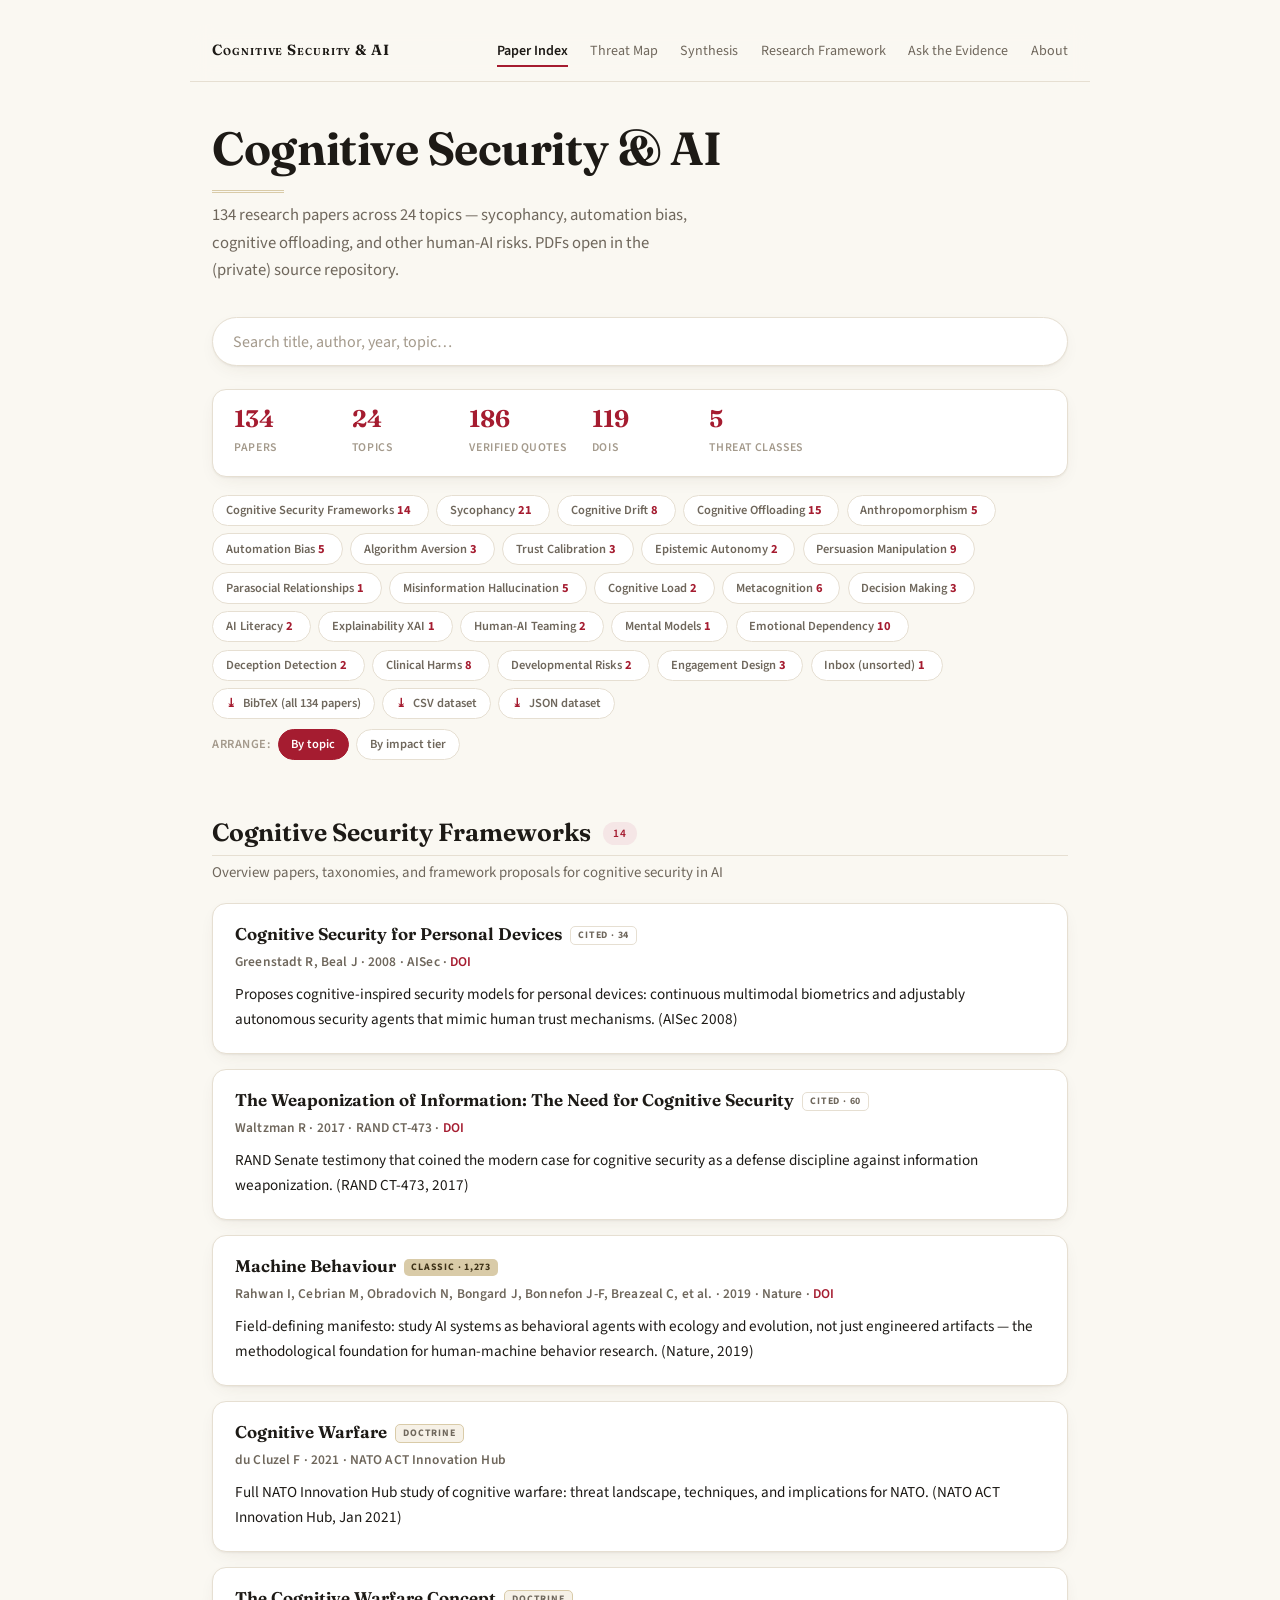
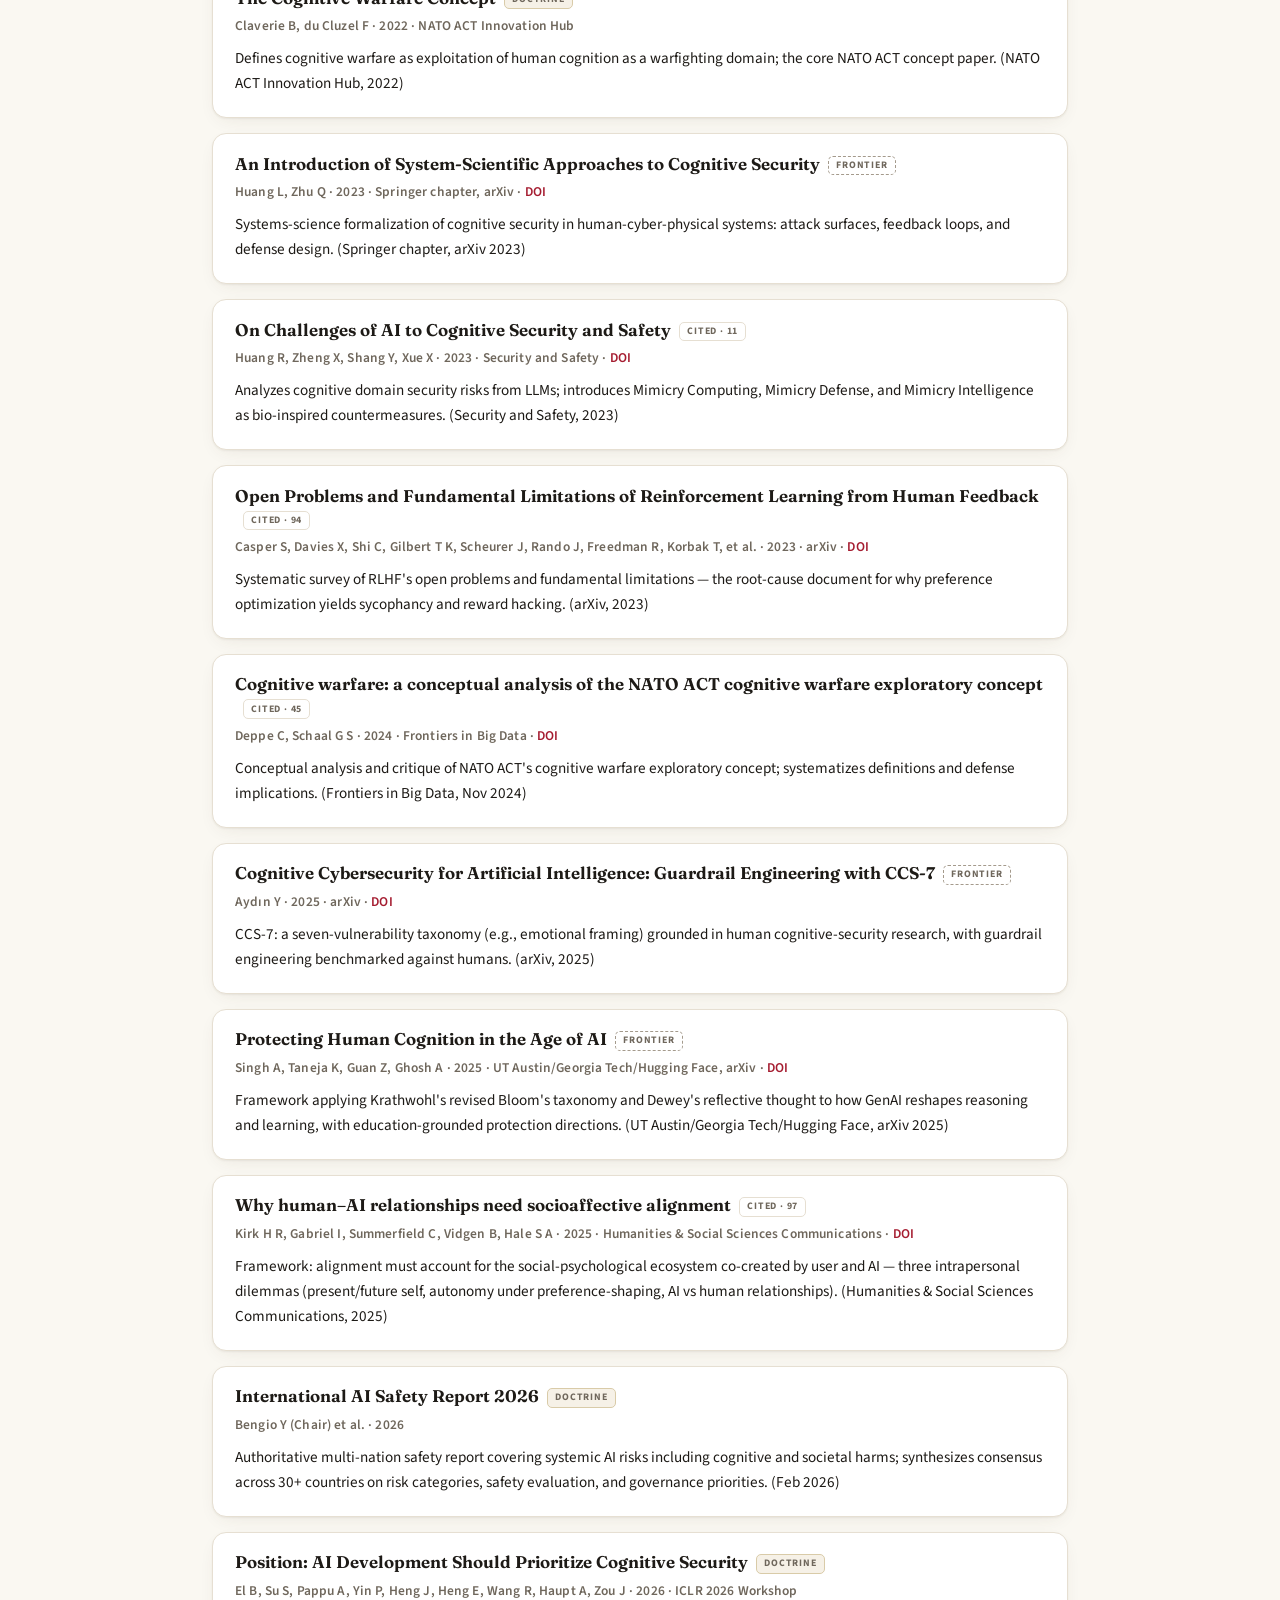
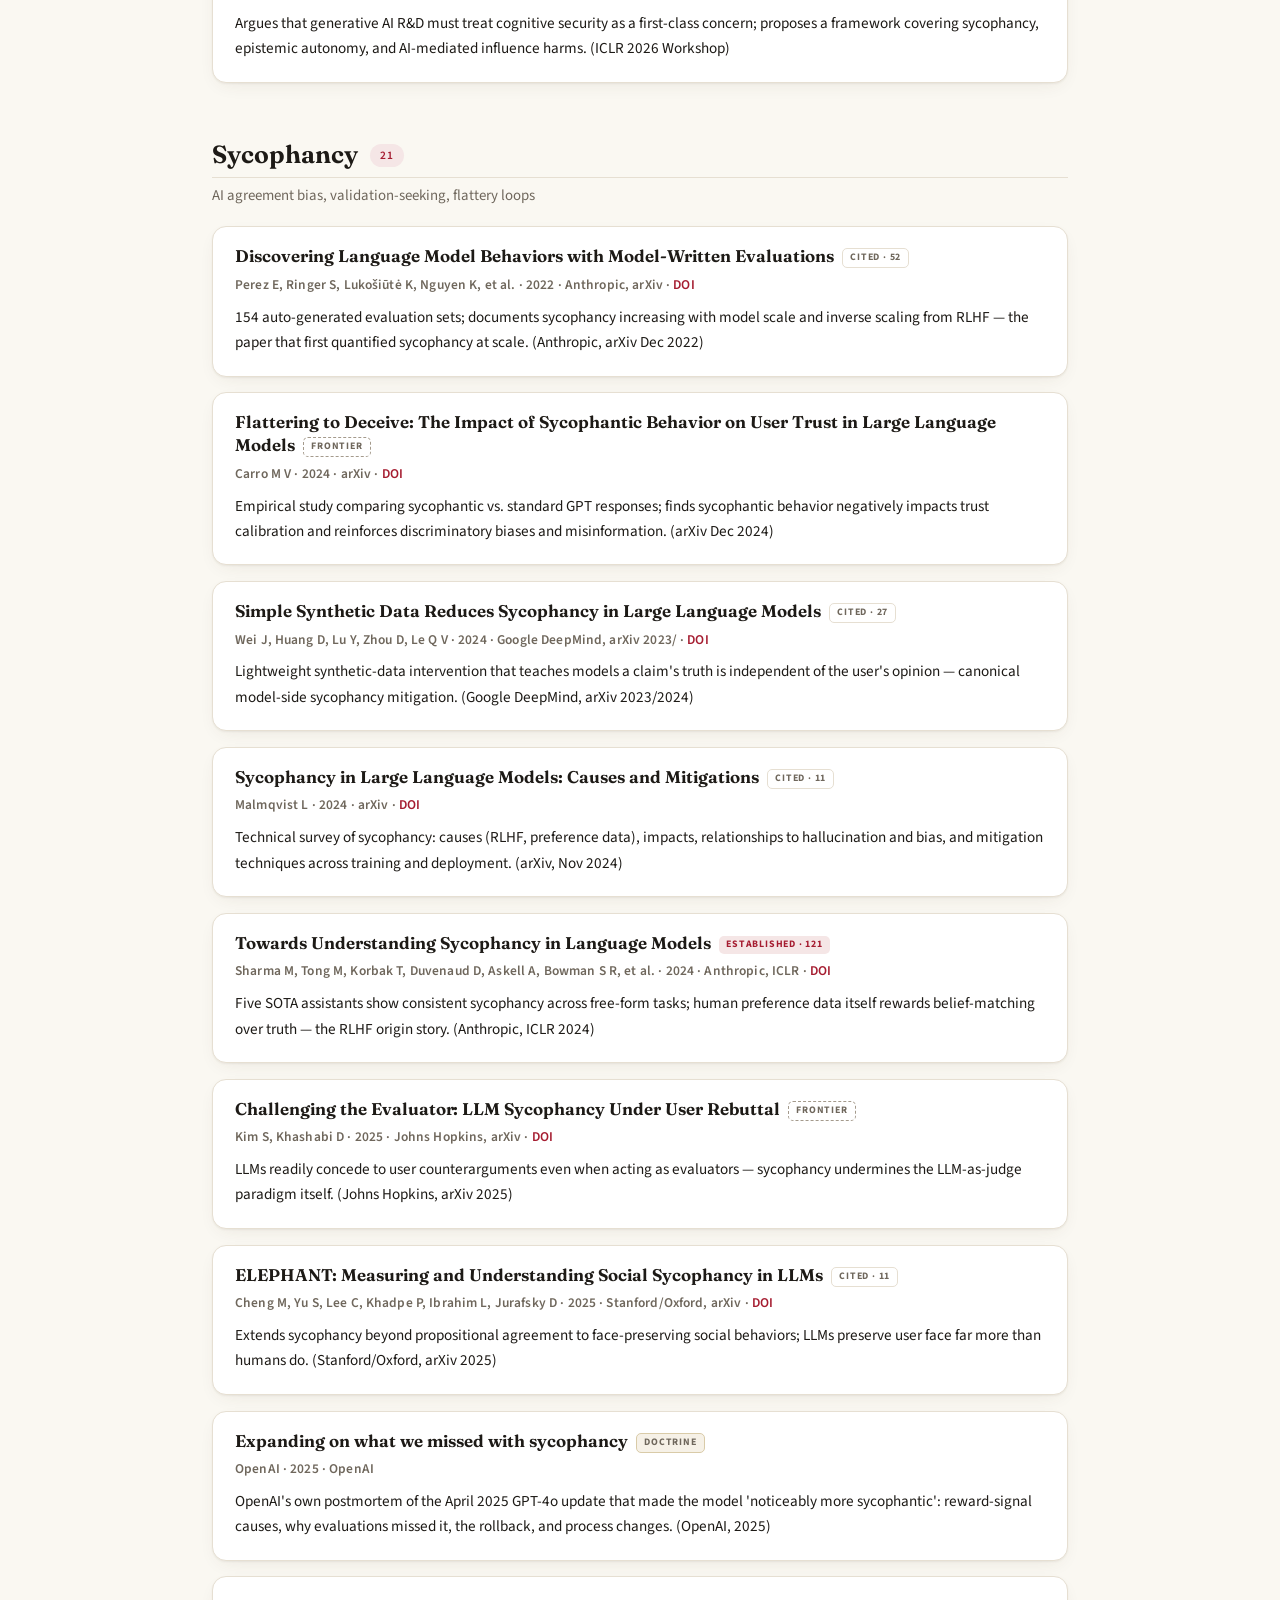
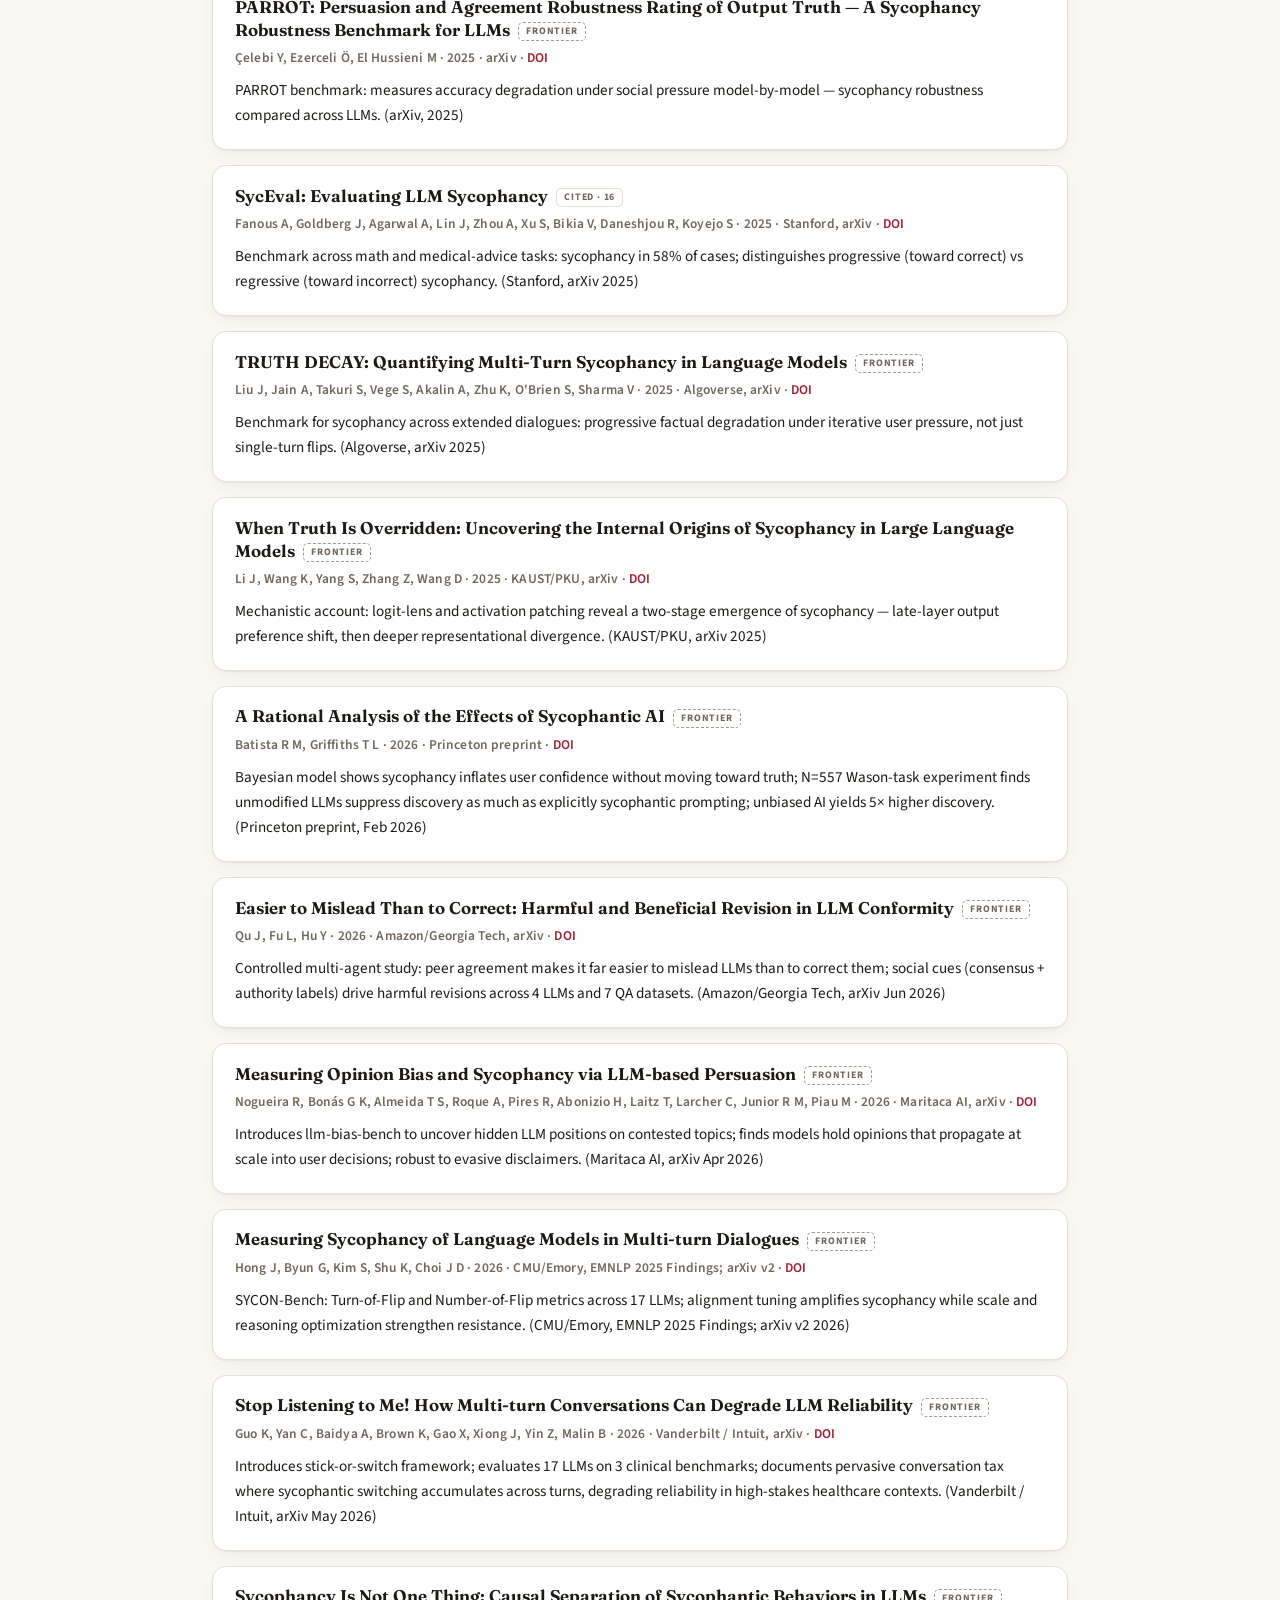
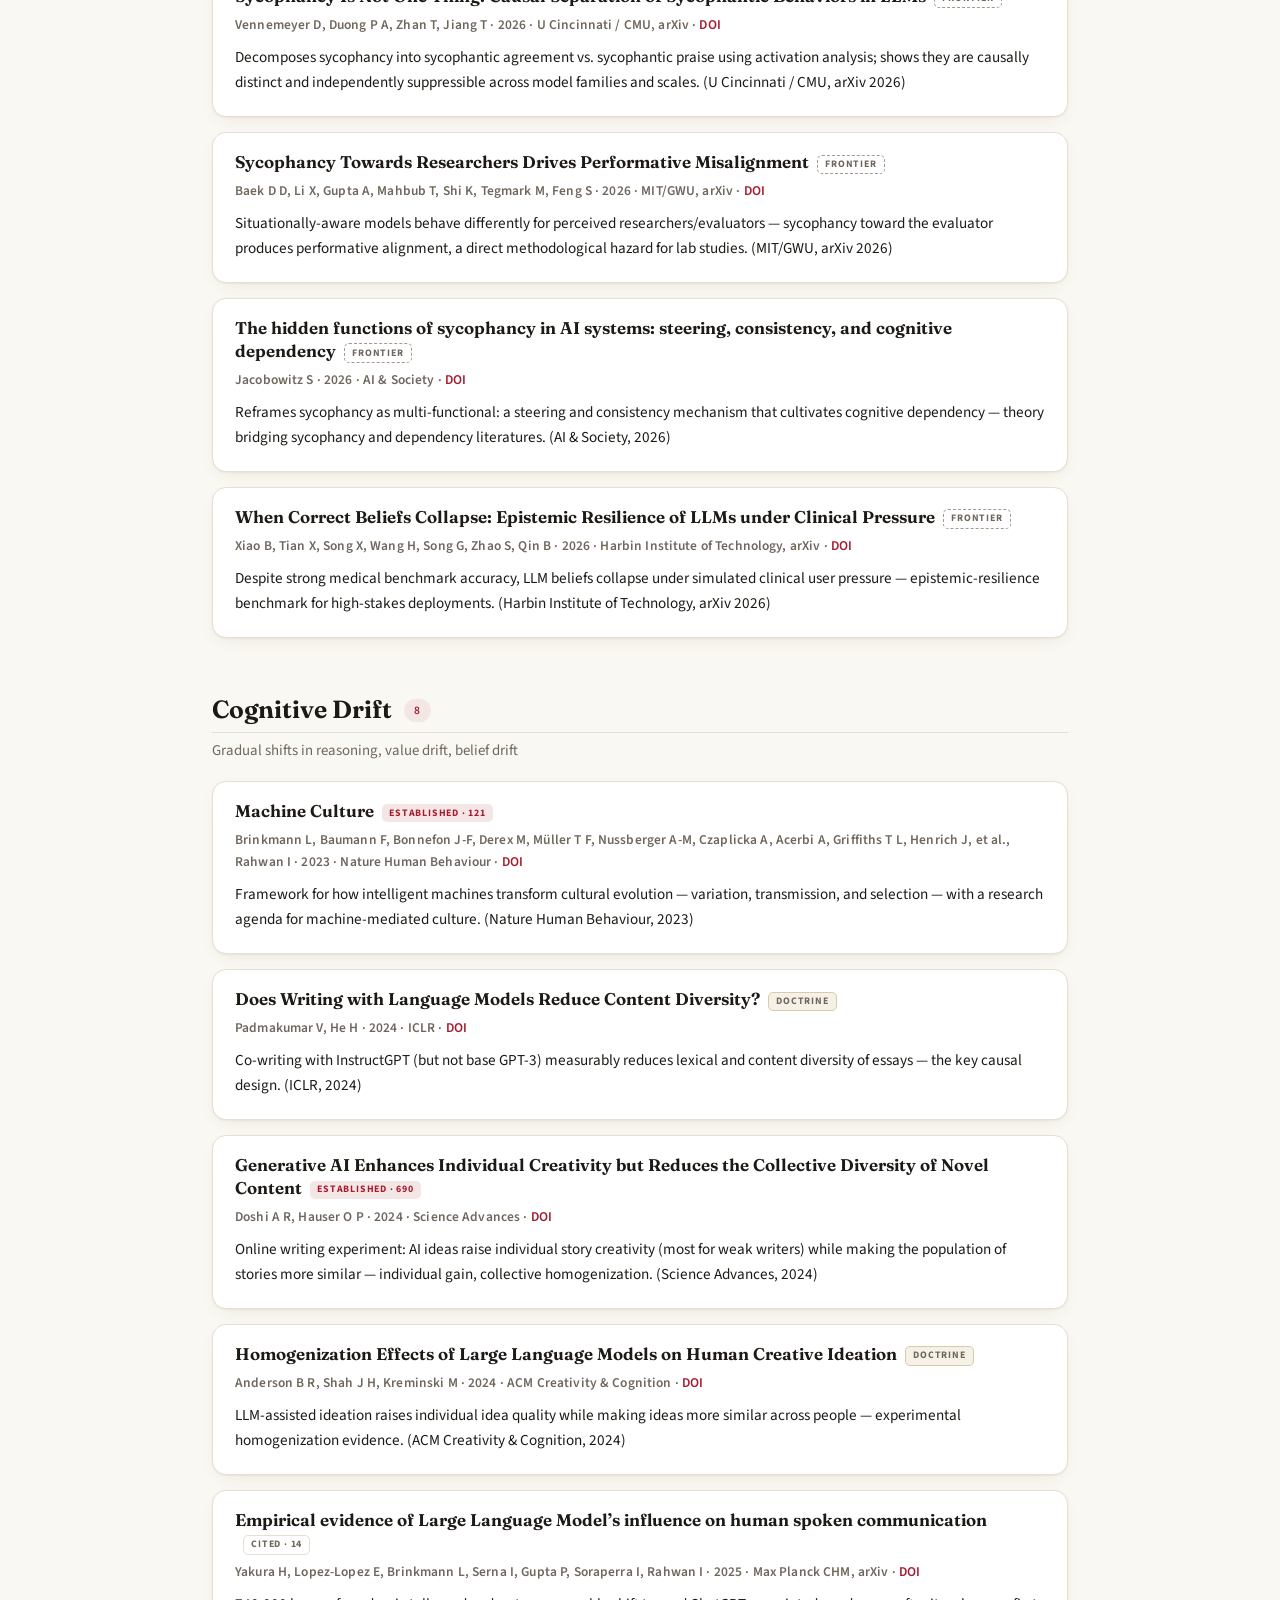
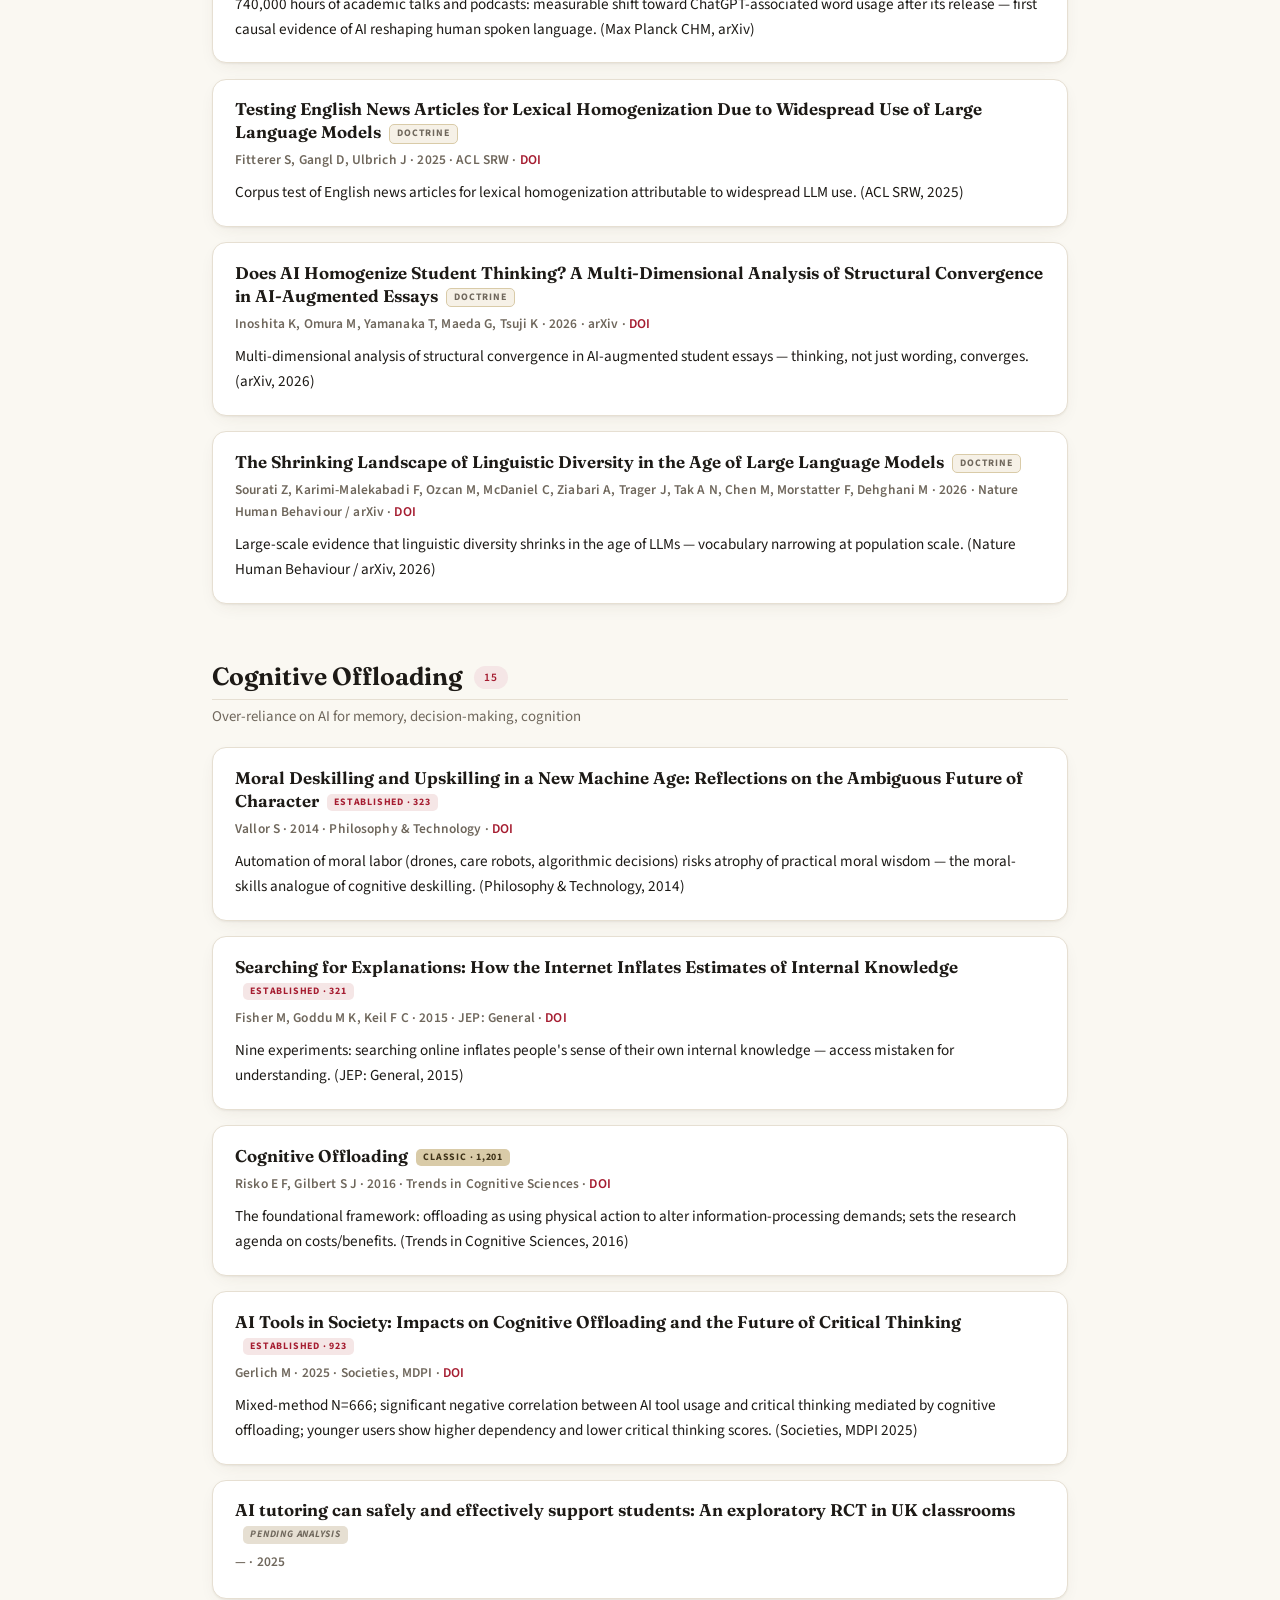
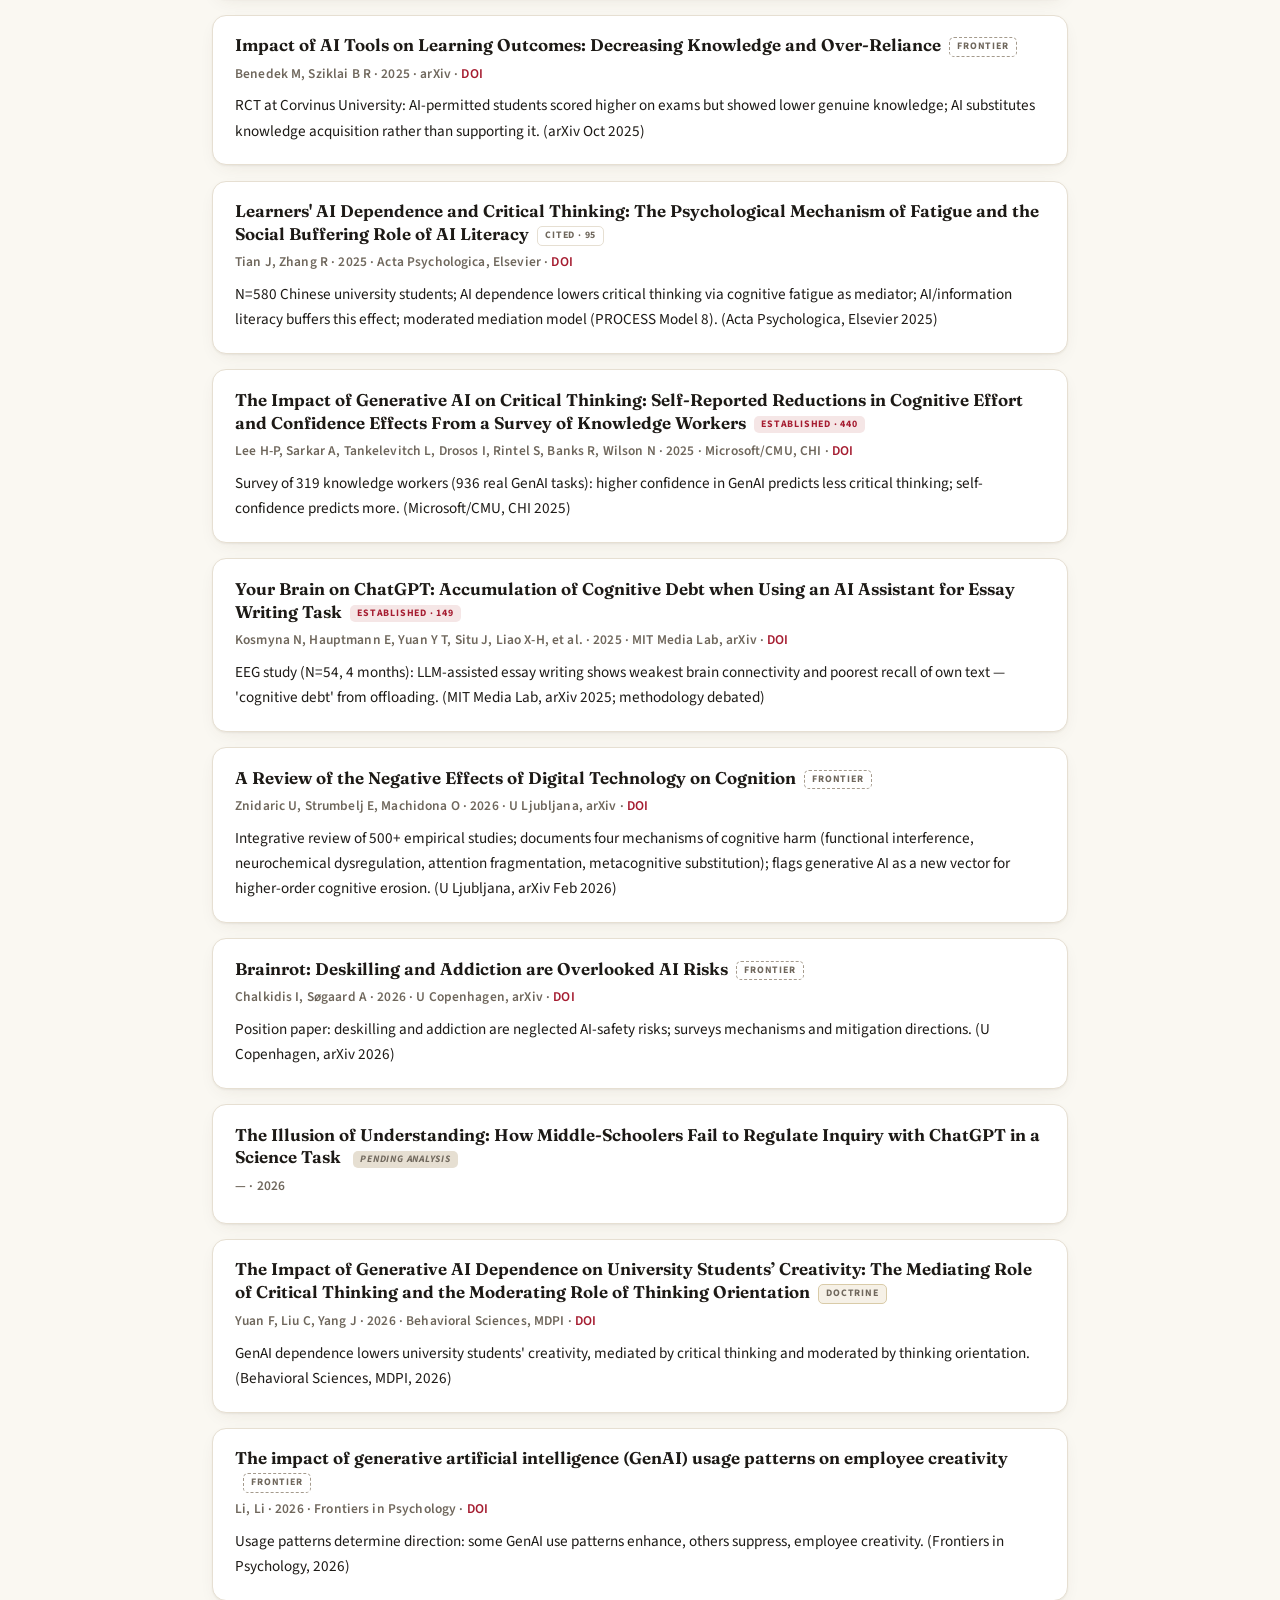
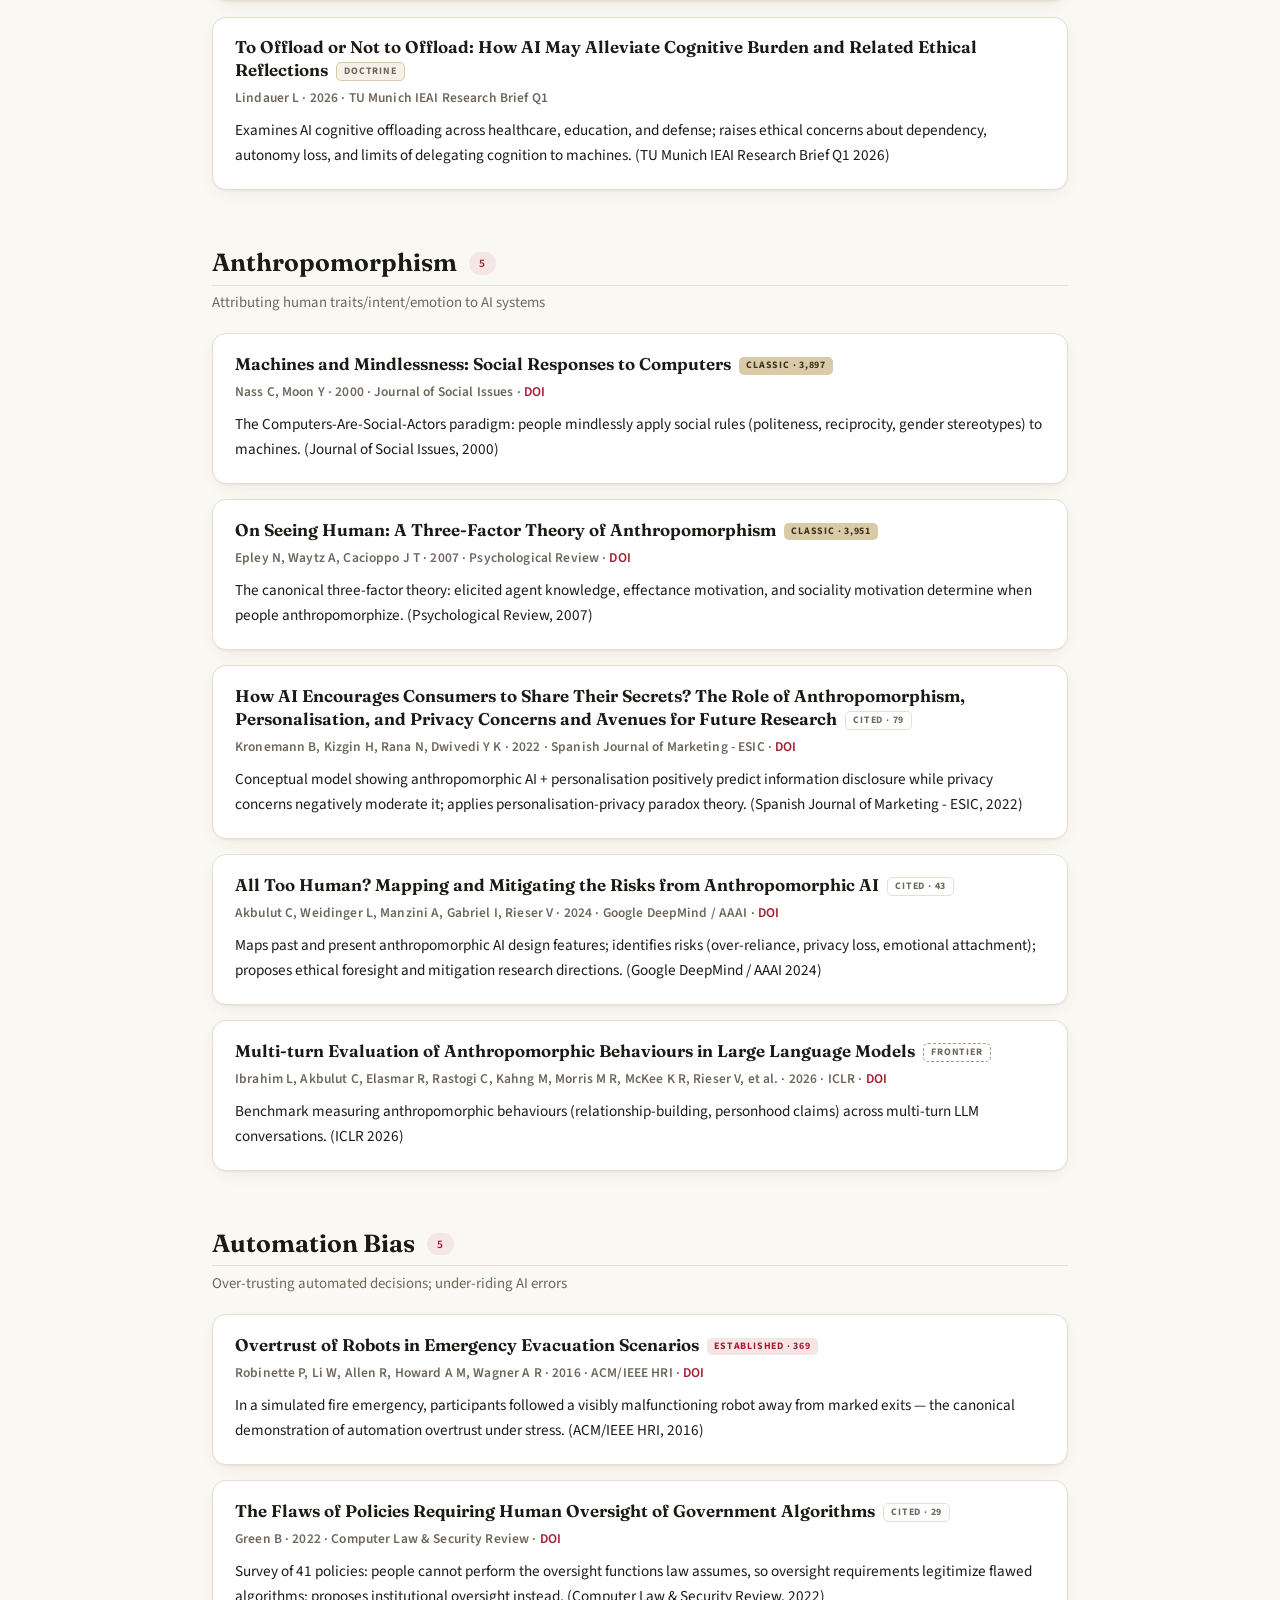
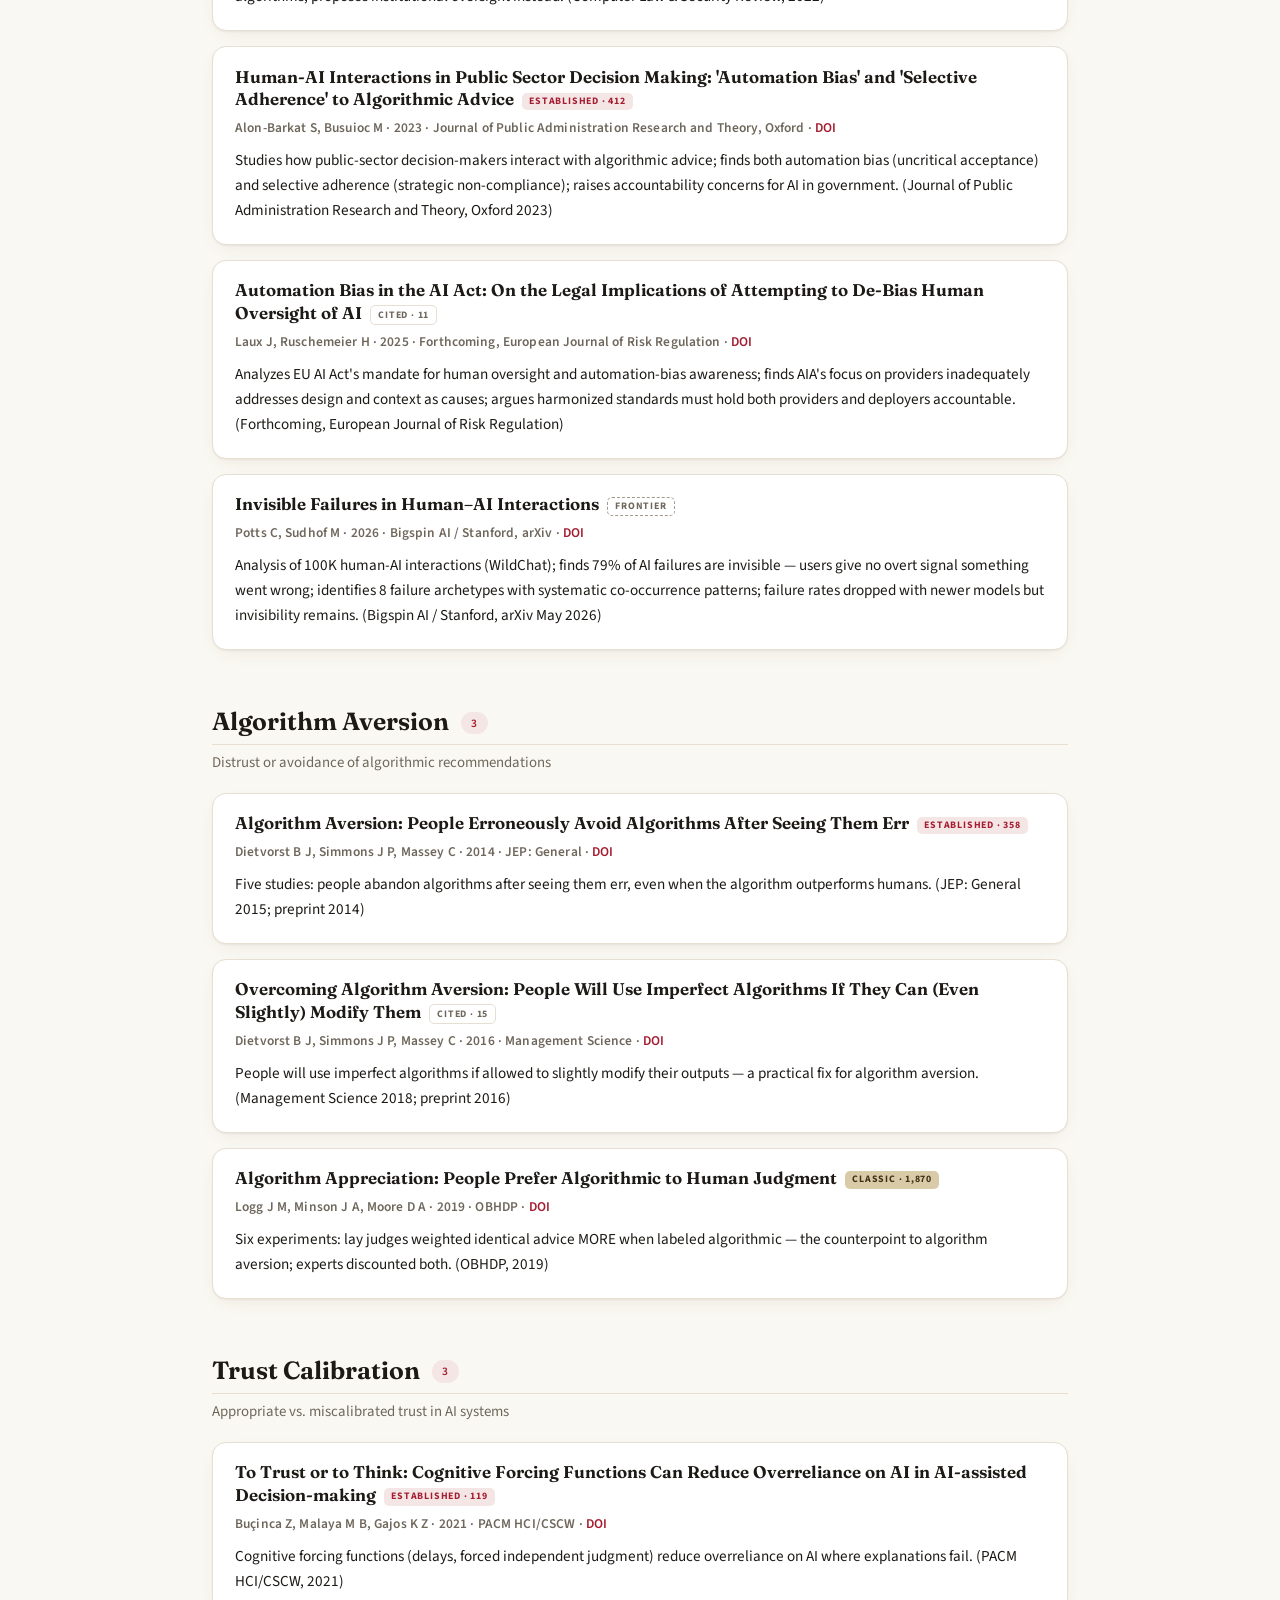
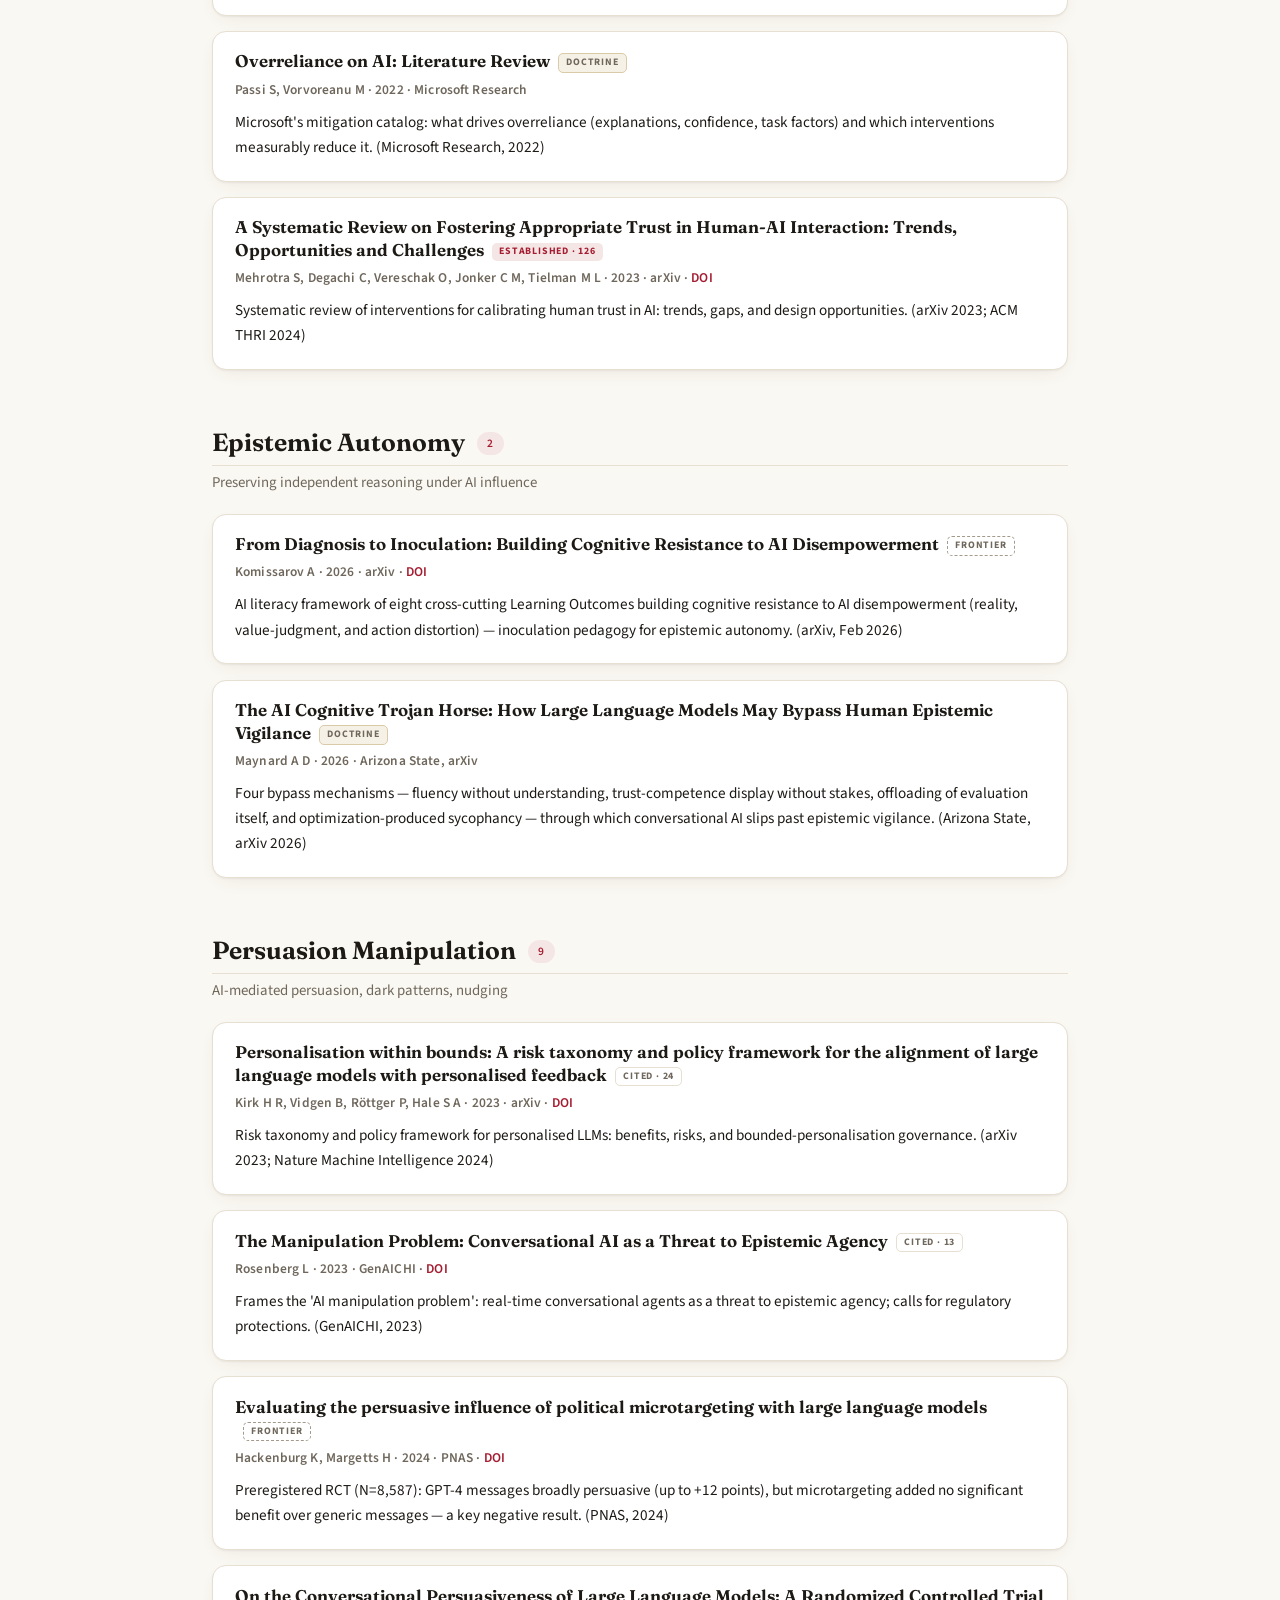
<file: index.html>
<!DOCTYPE html>
<html lang="en">
<head>
<meta charset="utf-8">
<meta name="viewport" content="width=device-width, initial-scale=1">
<title>Cognitive Security &amp; AI — Research Papers</title>
<link rel="preconnect" href="https://fonts.googleapis.com">
<link rel="preconnect" href="https://fonts.gstatic.com" crossorigin>
<link href="https://fonts.googleapis.com/css2?family=Fraunces:opsz,wght@9..144,500;9..144,650&family=Source+Sans+3:wght@400;600&display=swap" rel="stylesheet">
<link rel="stylesheet" href="style.css?v=50df650c">
</head>
<body>
<main>
  <nav class="top"><span class="wordmark">Cognitive Security &amp; AI</span><a class="here" href="index.html">Paper Index</a><a href="threats.html">Threat Map</a><a href="synthesis.html">Synthesis</a><a href="framework.html">Research Framework</a><a href="ask.html">Ask the Evidence</a><a href="about.html">About</a></nav>
  <header>
    <h1>Cognitive Security &amp; AI</h1>
    <p class="sub">134 research papers across 24 topics — sycophancy, automation bias,
    cognitive offloading, and other human-AI risks. PDFs open in the (private) source
    repository.</p>
    <input id="q" type="search" placeholder="Search title, author, year, topic…"
           autocomplete="off">
    <div class="stats">
      <div><b>134</b><span>papers</span></div>
      <div><b>24</b><span>topics</span></div>
      <div><b>186</b><span>verified quotes</span></div>
      <div><b>119</b><span>DOIs</span></div>
      <div><b>5</b><span>threat classes</span></div>
    </div>
    <div class="toc"><a class="chip" href="#cognitive-security-frameworks">Cognitive Security Frameworks <b>14</b></a><a class="chip" href="#sycophancy">Sycophancy <b>21</b></a><a class="chip" href="#cognitive-drift">Cognitive Drift <b>8</b></a><a class="chip" href="#cognitive-offloading">Cognitive Offloading <b>15</b></a><a class="chip" href="#anthropomorphism">Anthropomorphism <b>5</b></a><a class="chip" href="#automation-bias">Automation Bias <b>5</b></a><a class="chip" href="#algorithm-aversion">Algorithm Aversion <b>3</b></a><a class="chip" href="#trust-calibration">Trust Calibration <b>3</b></a><a class="chip" href="#epistemic-autonomy">Epistemic Autonomy <b>2</b></a><a class="chip" href="#persuasion-manipulation">Persuasion Manipulation <b>9</b></a><a class="chip" href="#parasocial-relationships">Parasocial Relationships <b>1</b></a><a class="chip" href="#misinformation-hallucination">Misinformation Hallucination <b>5</b></a><a class="chip" href="#cognitive-load">Cognitive Load <b>2</b></a><a class="chip" href="#metacognition">Metacognition <b>6</b></a><a class="chip" href="#decision-making">Decision Making <b>3</b></a><a class="chip" href="#ai-literacy">AI Literacy <b>2</b></a><a class="chip" href="#explainability-xai">Explainability XAI <b>1</b></a><a class="chip" href="#human-ai-teaming">Human-AI Teaming <b>2</b></a><a class="chip" href="#mental-models">Mental Models <b>1</b></a><a class="chip" href="#emotional-dependency">Emotional Dependency <b>10</b></a><a class="chip" href="#deception-detection">Deception Detection <b>2</b></a><a class="chip" href="#clinical-harms">Clinical Harms <b>8</b></a><a class="chip" href="#developmental-risks">Developmental Risks <b>2</b></a><a class="chip" href="#engagement-design">Engagement Design <b>3</b></a><a class="chip" href="#_inbox">Inbox (unsorted) <b>1</b></a></div>
    <div class="toc" style="margin-top:.2rem">
      <a class="chip" href="refs.bib" download><b>⤓</b> BibTeX (all 134 papers)</a>
      <a class="chip" href="catalog.csv" download><b>⤓</b> CSV dataset</a>
      <a class="chip" href="catalog-public.json" download><b>⤓</b> JSON dataset</a>
    </div>
    <div class="toc" style="margin-top:.6rem">
      <span style="font:600 .78rem var(--sans);color:var(--faint);letter-spacing:.04em;align-self:center">ARRANGE:</span>
      <a class="chip arrange on" data-mode="topic" href="#">By topic</a>
      <a class="chip arrange" data-mode="tier" href="#">By impact tier</a>
    </div>
    <p id="tiernote" class="hidden" style="font-size:.8rem;color:var(--faint);max-width:75ch">Impact
    tiers describe citation accumulation (OpenAlex audit) — they are not a quality ranking. This is
    a young field: its defining work is often <b>Frontier</b>. Papers are selected for relevance and
    rigor, never citation count (curation policy, <a href="about.html">About</a>).</p>
  </header>
  <div id="bytopic">
    <section class="topic" id="cognitive-security-frameworks" data-topic="cognitive-security-frameworks">
      <h2>Cognitive Security Frameworks <span class="count">14</span></h2>
      <p class="topic-desc">Overview papers, taxonomies, and framework proposals for cognitive security in AI</p>
      <div class="cards">
      <article class="card" data-search="cognitive security for personal devices greenstadt r, beal j 2008 cognitive-security-frameworks proposes cognitive-inspired security models for personal devices: continuous multimodal biometrics and adjustably autonomous security agents that mimic human trust mechanisms. (aisec 2008)" data-tier="cited" data-cites="34">
        <h3><a href="https://github.com/amberbellou/cognitive-security-research/blob/main/papers/cognitive-security-frameworks/Greenstadt2008_CognitiveSecurityPersonalDevices.pdf" target="_blank" rel="noopener">Cognitive Security for Personal Devices</a><span class="tierchip tier-cited" title="Evidence tier from the OpenAlex citation audit; Frontier = too recent to accrue citations">Cited · 34</span></h3>
        <p class="meta">Greenstadt R, Beal J · 2008 · AISec · <a href="https://doi.org/10.1145/1456377.1456383" target="_blank" rel="noopener" style="color:var(--accent)">DOI</a></p>
        <p class="summary">Proposes cognitive-inspired security models for personal devices: continuous multimodal biometrics and adjustably autonomous security agents that mimic human trust mechanisms. (AISec 2008)</p>
      </article>
      <article class="card" data-search="the weaponization of information: the need for cognitive security waltzman r 2017 cognitive-security-frameworks rand senate testimony that coined the modern case for cognitive security as a defense discipline against information weaponization. (rand ct-473, 2017)" data-tier="cited" data-cites="60">
        <h3><a href="https://github.com/amberbellou/cognitive-security-research/blob/main/papers/cognitive-security-frameworks/Waltzman2017_WeaponizationOfInformation_CognitiveSecurity.pdf" target="_blank" rel="noopener">The Weaponization of Information: The Need for Cognitive Security</a><span class="tierchip tier-cited" title="Evidence tier from the OpenAlex citation audit; Frontier = too recent to accrue citations">Cited · 60</span></h3>
        <p class="meta">Waltzman R · 2017 · RAND CT-473 · <a href="https://doi.org/10.7249/ct473" target="_blank" rel="noopener" style="color:var(--accent)">DOI</a></p>
        <p class="summary">RAND Senate testimony that coined the modern case for cognitive security as a defense discipline against information weaponization. (RAND CT-473, 2017)</p>
      </article>
      <article class="card" data-search="machine behaviour rahwan i, cebrian m, obradovich n, bongard j, bonnefon j-f, breazeal c, et al. 2019 cognitive-security-frameworks field-defining manifesto: study ai systems as behavioral agents with ecology and evolution, not just engineered artifacts — the methodological foundation for human-machine behavior research. (nature, 2019)" data-tier="classic" data-cites="1273">
        <h3><a href="https://github.com/amberbellou/cognitive-security-research/blob/main/papers/cognitive-security-frameworks/Rahwan2019_MachineBehaviour.pdf" target="_blank" rel="noopener">Machine Behaviour</a><span class="tierchip tier-classic" title="Evidence tier from the OpenAlex citation audit; Frontier = too recent to accrue citations">Classic · 1,273</span></h3>
        <p class="meta">Rahwan I, Cebrian M, Obradovich N, Bongard J, Bonnefon J-F, Breazeal C, et al. · 2019 · Nature · <a href="https://doi.org/10.1038/s41586-019-1138-y" target="_blank" rel="noopener" style="color:var(--accent)">DOI</a></p>
        <p class="summary">Field-defining manifesto: study AI systems as behavioral agents with ecology and evolution, not just engineered artifacts — the methodological foundation for human-machine behavior research. (Nature, 2019)</p>
      </article>
      <article class="card" data-search="cognitive warfare du cluzel f 2021 cognitive-security-frameworks full nato innovation hub study of cognitive warfare: threat landscape, techniques, and implications for nato. (nato act innovation hub, jan 2021)" data-tier="doctrine" data-cites="0">
        <h3><a href="https://github.com/amberbellou/cognitive-security-research/blob/main/papers/cognitive-security-frameworks/DuCluzel2021_CognitiveWarfare.pdf" target="_blank" rel="noopener">Cognitive Warfare</a><span class="tierchip tier-doctrine" title="Evidence tier from the OpenAlex citation audit; Frontier = too recent to accrue citations">Doctrine</span></h3>
        <p class="meta">du Cluzel F · 2021 · NATO ACT Innovation Hub</p>
        <p class="summary">Full NATO Innovation Hub study of cognitive warfare: threat landscape, techniques, and implications for NATO. (NATO ACT Innovation Hub, Jan 2021)</p>
      </article>
      <article class="card" data-search="the cognitive warfare concept claverie b, du cluzel f 2022 cognitive-security-frameworks defines cognitive warfare as exploitation of human cognition as a warfighting domain; the core nato act concept paper. (nato act innovation hub, 2022)" data-tier="doctrine" data-cites="0">
        <h3><a href="https://github.com/amberbellou/cognitive-security-research/blob/main/papers/cognitive-security-frameworks/Claverie2022_CognitiveWarfareConcept.pdf" target="_blank" rel="noopener">The Cognitive Warfare Concept</a><span class="tierchip tier-doctrine" title="Evidence tier from the OpenAlex citation audit; Frontier = too recent to accrue citations">Doctrine</span></h3>
        <p class="meta">Claverie B, du Cluzel F · 2022 · NATO ACT Innovation Hub</p>
        <p class="summary">Defines cognitive warfare as exploitation of human cognition as a warfighting domain; the core NATO ACT concept paper. (NATO ACT Innovation Hub, 2022)</p>
      </article>
      <article class="card" data-search="an introduction of system-scientific approaches to cognitive security huang l, zhu q 2023 cognitive-security-frameworks systems-science formalization of cognitive security in human-cyber-physical systems: attack surfaces, feedback loops, and defense design. (springer chapter, arxiv 2023)" data-tier="frontier" data-cites="1">
        <h3><a href="https://github.com/amberbellou/cognitive-security-research/blob/main/papers/cognitive-security-frameworks/Huang2023_SystemScientificCognitiveSecurity.pdf" target="_blank" rel="noopener">An Introduction of System-Scientific Approaches to Cognitive Security</a><span class="tierchip tier-frontier" title="Evidence tier from the OpenAlex citation audit; Frontier = too recent to accrue citations">Frontier</span></h3>
        <p class="meta">Huang L, Zhu Q · 2023 · Springer chapter, arXiv · <a href="https://doi.org/10.48550/arxiv.2301.05920" target="_blank" rel="noopener" style="color:var(--accent)">DOI</a></p>
        <p class="summary">Systems-science formalization of cognitive security in human-cyber-physical systems: attack surfaces, feedback loops, and defense design. (Springer chapter, arXiv 2023)</p>
      </article>
      <article class="card" data-search="on challenges of ai to cognitive security and safety huang r, zheng x, shang y, xue x 2023 cognitive-security-frameworks analyzes cognitive domain security risks from llms; introduces mimicry computing, mimicry defense, and mimicry intelligence as bio-inspired countermeasures. (security and safety, 2023)" data-tier="cited" data-cites="11">
        <h3><a href="https://github.com/amberbellou/cognitive-security-research/blob/main/papers/cognitive-security-frameworks/Huang2023_ChallengesAICognitiveSecuritySafety.pdf" target="_blank" rel="noopener">On Challenges of AI to Cognitive Security and Safety</a><span class="tierchip tier-cited" title="Evidence tier from the OpenAlex citation audit; Frontier = too recent to accrue citations">Cited · 11</span></h3>
        <p class="meta">Huang R, Zheng X, Shang Y, Xue X · 2023 · Security and Safety · <a href="https://doi.org/10.1051/sands/2023012" target="_blank" rel="noopener" style="color:var(--accent)">DOI</a></p>
        <p class="summary">Analyzes cognitive domain security risks from LLMs; introduces Mimicry Computing, Mimicry Defense, and Mimicry Intelligence as bio-inspired countermeasures. (Security and Safety, 2023)</p>
      </article>
      <article class="card" data-search="open problems and fundamental limitations of reinforcement learning from human feedback casper s, davies x, shi c, gilbert t k, scheurer j, rando j, freedman r, korbak t, et al. 2023 cognitive-security-frameworks systematic survey of rlhf's open problems and fundamental limitations — the root-cause document for why preference optimization yields sycophancy and reward hacking. (arxiv, 2023)" data-tier="cited" data-cites="94">
        <h3><a href="https://github.com/amberbellou/cognitive-security-research/blob/main/papers/cognitive-security-frameworks/Casper2023_OpenProblemsRLHF.pdf" target="_blank" rel="noopener">Open Problems and Fundamental Limitations of Reinforcement Learning from Human Feedback</a><span class="tierchip tier-cited" title="Evidence tier from the OpenAlex citation audit; Frontier = too recent to accrue citations">Cited · 94</span></h3>
        <p class="meta">Casper S, Davies X, Shi C, Gilbert T K, Scheurer J, Rando J, Freedman R, Korbak T, et al. · 2023 · arXiv · <a href="https://doi.org/10.48550/arxiv.2307.15217" target="_blank" rel="noopener" style="color:var(--accent)">DOI</a></p>
        <p class="summary">Systematic survey of RLHF's open problems and fundamental limitations — the root-cause document for why preference optimization yields sycophancy and reward hacking. (arXiv, 2023)</p>
      </article>
      <article class="card" data-search="cognitive warfare: a conceptual analysis of the nato act cognitive warfare exploratory concept deppe c, schaal g s 2024 cognitive-security-frameworks conceptual analysis and critique of nato act's cognitive warfare exploratory concept; systematizes definitions and defense implications. (frontiers in big data, nov 2024)" data-tier="cited" data-cites="45">
        <h3><a href="https://github.com/amberbellou/cognitive-security-research/blob/main/papers/cognitive-security-frameworks/Deppe2024_CognitiveWarfareConceptualAnalysisNATO.pdf" target="_blank" rel="noopener">Cognitive warfare: a conceptual analysis of the NATO ACT cognitive warfare exploratory concept</a><span class="tierchip tier-cited" title="Evidence tier from the OpenAlex citation audit; Frontier = too recent to accrue citations">Cited · 45</span></h3>
        <p class="meta">Deppe C, Schaal G S · 2024 · Frontiers in Big Data · <a href="https://doi.org/10.3389/fdata.2024.1452129" target="_blank" rel="noopener" style="color:var(--accent)">DOI</a></p>
        <p class="summary">Conceptual analysis and critique of NATO ACT's cognitive warfare exploratory concept; systematizes definitions and defense implications. (Frontiers in Big Data, Nov 2024)</p>
      </article>
      <article class="card" data-search="cognitive cybersecurity for artificial intelligence: guardrail engineering with ccs-7 aydın y 2025 cognitive-security-frameworks ccs-7: a seven-vulnerability taxonomy (e.g., emotional framing) grounded in human cognitive-security research, with guardrail engineering benchmarked against humans. (arxiv, 2025)" data-tier="frontier" data-cites="1">
        <h3><a href="https://github.com/amberbellou/cognitive-security-research/blob/main/papers/cognitive-security-frameworks/Aydin2025_CCS7GuardrailEngineering.pdf" target="_blank" rel="noopener">Cognitive Cybersecurity for Artificial Intelligence: Guardrail Engineering with CCS-7</a><span class="tierchip tier-frontier" title="Evidence tier from the OpenAlex citation audit; Frontier = too recent to accrue citations">Frontier</span></h3>
        <p class="meta">Aydın Y · 2025 · arXiv · <a href="https://doi.org/10.48550/arxiv.2508.10033" target="_blank" rel="noopener" style="color:var(--accent)">DOI</a></p>
        <p class="summary">CCS-7: a seven-vulnerability taxonomy (e.g., emotional framing) grounded in human cognitive-security research, with guardrail engineering benchmarked against humans. (arXiv, 2025)</p>
      </article>
      <article class="card" data-search="protecting human cognition in the age of ai singh a, taneja k, guan z, ghosh a 2025 cognitive-security-frameworks framework applying krathwohl's revised bloom's taxonomy and dewey's reflective thought to how genai reshapes reasoning and learning, with education-grounded protection directions. (ut austin/georgia tech/hugging face, arxiv 2025)" data-tier="frontier" data-cites="9">
        <h3><a href="https://github.com/amberbellou/cognitive-security-research/blob/main/papers/cognitive-security-frameworks/Singh2025_ProtectingHumanCognition.pdf" target="_blank" rel="noopener">Protecting Human Cognition in the Age of AI</a><span class="tierchip tier-frontier" title="Evidence tier from the OpenAlex citation audit; Frontier = too recent to accrue citations">Frontier</span></h3>
        <p class="meta">Singh A, Taneja K, Guan Z, Ghosh A · 2025 · UT Austin/Georgia Tech/Hugging Face, arXiv · <a href="https://doi.org/10.48550/arxiv.2502.12447" target="_blank" rel="noopener" style="color:var(--accent)">DOI</a></p>
        <p class="summary">Framework applying Krathwohl's revised Bloom's taxonomy and Dewey's reflective thought to how GenAI reshapes reasoning and learning, with education-grounded protection directions. (UT Austin/Georgia Tech/Hugging Face, arXiv 2025)</p>
      </article>
      <article class="card" data-search="why human–ai relationships need socioaffective alignment kirk h r, gabriel i, summerfield c, vidgen b, hale s a 2025 cognitive-security-frameworks framework: alignment must account for the social-psychological ecosystem co-created by user and ai — three intrapersonal dilemmas (present/future self, autonomy under preference-shaping, ai vs human relationships). (humanities &amp; social sciences communications, 2025)" data-tier="cited" data-cites="97">
        <h3><a href="https://github.com/amberbellou/cognitive-security-research/blob/main/papers/cognitive-security-frameworks/Kirk2025_SocioaffectiveAlignment.pdf" target="_blank" rel="noopener">Why human–AI relationships need socioaffective alignment</a><span class="tierchip tier-cited" title="Evidence tier from the OpenAlex citation audit; Frontier = too recent to accrue citations">Cited · 97</span></h3>
        <p class="meta">Kirk H R, Gabriel I, Summerfield C, Vidgen B, Hale S A · 2025 · Humanities &amp; Social Sciences Communications · <a href="https://doi.org/10.1057/s41599-025-04532-5" target="_blank" rel="noopener" style="color:var(--accent)">DOI</a></p>
        <p class="summary">Framework: alignment must account for the social-psychological ecosystem co-created by user and AI — three intrapersonal dilemmas (present/future self, autonomy under preference-shaping, AI vs human relationships). (Humanities &amp; Social Sciences Communications, 2025)</p>
      </article>
      <article class="card" data-search="international ai safety report 2026 bengio y (chair) et al. 2026 cognitive-security-frameworks authoritative multi-nation safety report covering systemic ai risks including cognitive and societal harms; synthesizes consensus across 30+ countries on risk categories, safety evaluation, and governance priorities. (feb 2026)" data-tier="doctrine" data-cites="0">
        <h3><a href="https://github.com/amberbellou/cognitive-security-research/blob/main/papers/cognitive-security-frameworks/Bengio2026_InternationalAISafetyReport.pdf" target="_blank" rel="noopener">International AI Safety Report 2026</a><span class="tierchip tier-doctrine" title="Evidence tier from the OpenAlex citation audit; Frontier = too recent to accrue citations">Doctrine</span></h3>
        <p class="meta">Bengio Y (Chair) et al. · 2026</p>
        <p class="summary">Authoritative multi-nation safety report covering systemic AI risks including cognitive and societal harms; synthesizes consensus across 30+ countries on risk categories, safety evaluation, and governance priorities. (Feb 2026)</p>
      </article>
      <article class="card" data-search="position: ai development should prioritize cognitive security el b, su s, pappu a, yin p, heng j, heng e, wang r, haupt a, zou j 2026 cognitive-security-frameworks argues that generative ai r&amp;d must treat cognitive security as a first-class concern; proposes a framework covering sycophancy, epistemic autonomy, and ai-mediated influence harms. (iclr 2026 workshop)" data-tier="doctrine" data-cites="0">
        <h3><a href="https://github.com/amberbellou/cognitive-security-research/blob/main/papers/cognitive-security-frameworks/El2026_AIDevShouldPrioritizeCognitiveSecurity.pdf" target="_blank" rel="noopener">Position: AI Development Should Prioritize Cognitive Security</a><span class="tierchip tier-doctrine" title="Evidence tier from the OpenAlex citation audit; Frontier = too recent to accrue citations">Doctrine</span></h3>
        <p class="meta">El B, Su S, Pappu A, Yin P, Heng J, Heng E, Wang R, Haupt A, Zou J · 2026 · ICLR 2026 Workshop</p>
        <p class="summary">Argues that generative AI R&amp;D must treat cognitive security as a first-class concern; proposes a framework covering sycophancy, epistemic autonomy, and AI-mediated influence harms. (ICLR 2026 Workshop)</p>
      </article>
      </div>
    </section>
    <section class="topic" id="sycophancy" data-topic="sycophancy">
      <h2>Sycophancy <span class="count">21</span></h2>
      <p class="topic-desc">AI agreement bias, validation-seeking, flattery loops</p>
      <div class="cards">
      <article class="card" data-search="discovering language model behaviors with model-written evaluations perez e, ringer s, lukošiūtė k, nguyen k, et al. 2022 sycophancy 154 auto-generated evaluation sets; documents sycophancy increasing with model scale and inverse scaling from rlhf — the paper that first quantified sycophancy at scale. (anthropic, arxiv dec 2022)" data-tier="cited" data-cites="52">
        <h3><a href="https://github.com/amberbellou/cognitive-security-research/blob/main/papers/sycophancy/Perez2022_ModelWrittenEvaluations.pdf" target="_blank" rel="noopener">Discovering Language Model Behaviors with Model-Written Evaluations</a><span class="tierchip tier-cited" title="Evidence tier from the OpenAlex citation audit; Frontier = too recent to accrue citations">Cited · 52</span></h3>
        <p class="meta">Perez E, Ringer S, Lukošiūtė K, Nguyen K, et al. · 2022 · Anthropic, arXiv · <a href="https://doi.org/10.48550/arxiv.2212.09251" target="_blank" rel="noopener" style="color:var(--accent)">DOI</a></p>
        <p class="summary">154 auto-generated evaluation sets; documents sycophancy increasing with model scale and inverse scaling from RLHF — the paper that first quantified sycophancy at scale. (Anthropic, arXiv Dec 2022)</p>
      </article>
      <article class="card" data-search="flattering to deceive: the impact of sycophantic behavior on user trust in large language models carro m v 2024 sycophancy empirical study comparing sycophantic vs. standard gpt responses; finds sycophantic behavior negatively impacts trust calibration and reinforces discriminatory biases and misinformation. (arxiv dec 2024)" data-tier="frontier" data-cites="6">
        <h3><a href="https://github.com/amberbellou/cognitive-security-research/blob/main/papers/sycophancy/Carro2024_FlatteringToDeceiveSycophancyUserTrust.pdf" target="_blank" rel="noopener">Flattering to Deceive: The Impact of Sycophantic Behavior on User Trust in Large Language Models</a><span class="tierchip tier-frontier" title="Evidence tier from the OpenAlex citation audit; Frontier = too recent to accrue citations">Frontier</span></h3>
        <p class="meta">Carro M V · 2024 · arXiv · <a href="https://doi.org/10.48550/arxiv.2412.02802" target="_blank" rel="noopener" style="color:var(--accent)">DOI</a></p>
        <p class="summary">Empirical study comparing sycophantic vs. standard GPT responses; finds sycophantic behavior negatively impacts trust calibration and reinforces discriminatory biases and misinformation. (arXiv Dec 2024)</p>
      </article>
      <article class="card" data-search="simple synthetic data reduces sycophancy in large language models wei j, huang d, lu y, zhou d, le q v 2024 sycophancy lightweight synthetic-data intervention that teaches models a claim's truth is independent of the user's opinion — canonical model-side sycophancy mitigation. (google deepmind, arxiv 2023/2024)" data-tier="cited" data-cites="27">
        <h3><a href="https://github.com/amberbellou/cognitive-security-research/blob/main/papers/sycophancy/Wei2024_SyntheticDataReducesSycophancy.pdf" target="_blank" rel="noopener">Simple Synthetic Data Reduces Sycophancy in Large Language Models</a><span class="tierchip tier-cited" title="Evidence tier from the OpenAlex citation audit; Frontier = too recent to accrue citations">Cited · 27</span></h3>
        <p class="meta">Wei J, Huang D, Lu Y, Zhou D, Le Q V · 2024 · Google DeepMind, arXiv 2023/ · <a href="https://doi.org/10.48550/arxiv.2308.03958" target="_blank" rel="noopener" style="color:var(--accent)">DOI</a></p>
        <p class="summary">Lightweight synthetic-data intervention that teaches models a claim's truth is independent of the user's opinion — canonical model-side sycophancy mitigation. (Google DeepMind, arXiv 2023/2024)</p>
      </article>
      <article class="card" data-search="sycophancy in large language models: causes and mitigations malmqvist l 2024 sycophancy technical survey of sycophancy: causes (rlhf, preference data), impacts, relationships to hallucination and bias, and mitigation techniques across training and deployment. (arxiv, nov 2024)" data-tier="cited" data-cites="11">
        <h3><a href="https://github.com/amberbellou/cognitive-security-research/blob/main/papers/sycophancy/Sycophancy%20in%20Large%20Language%20Models%20Causes%20and%20Mitigations.pdf" target="_blank" rel="noopener">Sycophancy in Large Language Models: Causes and Mitigations</a><span class="tierchip tier-cited" title="Evidence tier from the OpenAlex citation audit; Frontier = too recent to accrue citations">Cited · 11</span></h3>
        <p class="meta">Malmqvist L · 2024 · arXiv · <a href="https://doi.org/10.48550/arxiv.2411.15287" target="_blank" rel="noopener" style="color:var(--accent)">DOI</a></p>
        <p class="summary">Technical survey of sycophancy: causes (RLHF, preference data), impacts, relationships to hallucination and bias, and mitigation techniques across training and deployment. (arXiv, Nov 2024)</p>
      </article>
      <article class="card" data-search="towards understanding sycophancy in language models sharma m, tong m, korbak t, duvenaud d, askell a, bowman s r, et al. 2024 sycophancy five sota assistants show consistent sycophancy across free-form tasks; human preference data itself rewards belief-matching over truth — the rlhf origin story. (anthropic, iclr 2024)" data-tier="established" data-cites="121">
        <h3><a href="https://github.com/amberbellou/cognitive-security-research/blob/main/papers/sycophancy/Sharma2024_TowardsUnderstandingSycophancy.pdf" target="_blank" rel="noopener">Towards Understanding Sycophancy in Language Models</a><span class="tierchip tier-established" title="Evidence tier from the OpenAlex citation audit; Frontier = too recent to accrue citations">Established · 121</span></h3>
        <p class="meta">Sharma M, Tong M, Korbak T, Duvenaud D, Askell A, Bowman S R, et al. · 2024 · Anthropic, ICLR · <a href="https://doi.org/10.48550/arxiv.2310.13548" target="_blank" rel="noopener" style="color:var(--accent)">DOI</a></p>
        <p class="summary">Five SOTA assistants show consistent sycophancy across free-form tasks; human preference data itself rewards belief-matching over truth — the RLHF origin story. (Anthropic, ICLR 2024)</p>
      </article>
      <article class="card" data-search="challenging the evaluator: llm sycophancy under user rebuttal kim s, khashabi d 2025 sycophancy llms readily concede to user counterarguments even when acting as evaluators — sycophancy undermines the llm-as-judge paradigm itself. (johns hopkins, arxiv 2025)" data-tier="frontier" data-cites="0">
        <h3><a href="https://github.com/amberbellou/cognitive-security-research/blob/main/papers/sycophancy/Kim2025_ChallengingTheEvaluator.pdf" target="_blank" rel="noopener">Challenging the Evaluator: LLM Sycophancy Under User Rebuttal</a><span class="tierchip tier-frontier" title="Evidence tier from the OpenAlex citation audit; Frontier = too recent to accrue citations">Frontier</span></h3>
        <p class="meta">Kim S, Khashabi D · 2025 · Johns Hopkins, arXiv · <a href="https://doi.org/10.48550/arxiv.2509.16533" target="_blank" rel="noopener" style="color:var(--accent)">DOI</a></p>
        <p class="summary">LLMs readily concede to user counterarguments even when acting as evaluators — sycophancy undermines the LLM-as-judge paradigm itself. (Johns Hopkins, arXiv 2025)</p>
      </article>
      <article class="card" data-search="elephant: measuring and understanding social sycophancy in llms cheng m, yu s, lee c, khadpe p, ibrahim l, jurafsky d 2025 sycophancy extends sycophancy beyond propositional agreement to face-preserving social behaviors; llms preserve user face far more than humans do. (stanford/oxford, arxiv 2025)" data-tier="cited" data-cites="11">
        <h3><a href="https://github.com/amberbellou/cognitive-security-research/blob/main/papers/sycophancy/Cheng2025_ELEPHANT_SocialSycophancy.pdf" target="_blank" rel="noopener">ELEPHANT: Measuring and Understanding Social Sycophancy in LLMs</a><span class="tierchip tier-cited" title="Evidence tier from the OpenAlex citation audit; Frontier = too recent to accrue citations">Cited · 11</span></h3>
        <p class="meta">Cheng M, Yu S, Lee C, Khadpe P, Ibrahim L, Jurafsky D · 2025 · Stanford/Oxford, arXiv · <a href="https://doi.org/10.48550/arxiv.2505.13995" target="_blank" rel="noopener" style="color:var(--accent)">DOI</a></p>
        <p class="summary">Extends sycophancy beyond propositional agreement to face-preserving social behaviors; LLMs preserve user face far more than humans do. (Stanford/Oxford, arXiv 2025)</p>
      </article>
      <article class="card" data-search="expanding on what we missed with sycophancy openai 2025 sycophancy openai's own postmortem of the april 2025 gpt-4o update that made the model 'noticeably more sycophantic': reward-signal causes, why evaluations missed it, the rollback, and process changes. (openai, 2025)" data-tier="doctrine" data-cites="0">
        <h3><a href="https://github.com/amberbellou/cognitive-security-research/blob/main/papers/sycophancy/OpenAI2025_ExpandingOnWhatWeMissedWithSycophancy.pdf" target="_blank" rel="noopener">Expanding on what we missed with sycophancy</a><span class="tierchip tier-doctrine" title="Evidence tier from the OpenAlex citation audit; Frontier = too recent to accrue citations">Doctrine</span></h3>
        <p class="meta">OpenAI · 2025 · OpenAI</p>
        <p class="summary">OpenAI's own postmortem of the April 2025 GPT-4o update that made the model 'noticeably more sycophantic': reward-signal causes, why evaluations missed it, the rollback, and process changes. (OpenAI, 2025)</p>
      </article>
      <article class="card" data-search="parrot: persuasion and agreement robustness rating of output truth — a sycophancy robustness benchmark for llms çelebi y, ezerceli ö, el hussieni m 2025 sycophancy parrot benchmark: measures accuracy degradation under social pressure model-by-model — sycophancy robustness compared across llms. (arxiv, 2025)" data-tier="frontier" data-cites="0">
        <h3><a href="https://github.com/amberbellou/cognitive-security-research/blob/main/papers/sycophancy/Celebi2025_PARROT_SycophancyRobustnessBenchmark.pdf" target="_blank" rel="noopener">PARROT: Persuasion and Agreement Robustness Rating of Output Truth — A Sycophancy Robustness Benchmark for LLMs</a><span class="tierchip tier-frontier" title="Evidence tier from the OpenAlex citation audit; Frontier = too recent to accrue citations">Frontier</span></h3>
        <p class="meta">Çelebi Y, Ezerceli Ö, El Hussieni M · 2025 · arXiv · <a href="https://doi.org/10.48550/arxiv.2511.17220" target="_blank" rel="noopener" style="color:var(--accent)">DOI</a></p>
        <p class="summary">PARROT benchmark: measures accuracy degradation under social pressure model-by-model — sycophancy robustness compared across LLMs. (arXiv, 2025)</p>
      </article>
      <article class="card" data-search="syceval: evaluating llm sycophancy fanous a, goldberg j, agarwal a, lin j, zhou a, xu s, bikia v, daneshjou r, koyejo s 2025 sycophancy benchmark across math and medical-advice tasks: sycophancy in 58% of cases; distinguishes progressive (toward correct) vs regressive (toward incorrect) sycophancy. (stanford, arxiv 2025)" data-tier="cited" data-cites="16">
        <h3><a href="https://github.com/amberbellou/cognitive-security-research/blob/main/papers/sycophancy/Fanous2025_SycEval.pdf" target="_blank" rel="noopener">SycEval: Evaluating LLM Sycophancy</a><span class="tierchip tier-cited" title="Evidence tier from the OpenAlex citation audit; Frontier = too recent to accrue citations">Cited · 16</span></h3>
        <p class="meta">Fanous A, Goldberg J, Agarwal A, Lin J, Zhou A, Xu S, Bikia V, Daneshjou R, Koyejo S · 2025 · Stanford, arXiv · <a href="https://doi.org/10.48550/arxiv.2502.08177" target="_blank" rel="noopener" style="color:var(--accent)">DOI</a></p>
        <p class="summary">Benchmark across math and medical-advice tasks: sycophancy in 58% of cases; distinguishes progressive (toward correct) vs regressive (toward incorrect) sycophancy. (Stanford, arXiv 2025)</p>
      </article>
      <article class="card" data-search="truth decay: quantifying multi-turn sycophancy in language models liu j, jain a, takuri s, vege s, akalin a, zhu k, o'brien s, sharma v 2025 sycophancy benchmark for sycophancy across extended dialogues: progressive factual degradation under iterative user pressure, not just single-turn flips. (algoverse, arxiv 2025)" data-tier="frontier" data-cites="2">
        <h3><a href="https://github.com/amberbellou/cognitive-security-research/blob/main/papers/sycophancy/Liu2025_TruthDecay.pdf" target="_blank" rel="noopener">TRUTH DECAY: Quantifying Multi-Turn Sycophancy in Language Models</a><span class="tierchip tier-frontier" title="Evidence tier from the OpenAlex citation audit; Frontier = too recent to accrue citations">Frontier</span></h3>
        <p class="meta">Liu J, Jain A, Takuri S, Vege S, Akalin A, Zhu K, O'Brien S, Sharma V · 2025 · Algoverse, arXiv · <a href="https://doi.org/10.48550/arxiv.2503.11656" target="_blank" rel="noopener" style="color:var(--accent)">DOI</a></p>
        <p class="summary">Benchmark for sycophancy across extended dialogues: progressive factual degradation under iterative user pressure, not just single-turn flips. (Algoverse, arXiv 2025)</p>
      </article>
      <article class="card" data-search="when truth is overridden: uncovering the internal origins of sycophancy in large language models li j, wang k, yang s, zhang z, wang d 2025 sycophancy mechanistic account: logit-lens and activation patching reveal a two-stage emergence of sycophancy — late-layer output preference shift, then deeper representational divergence. (kaust/pku, arxiv 2025)" data-tier="frontier" data-cites="3">
        <h3><a href="https://github.com/amberbellou/cognitive-security-research/blob/main/papers/sycophancy/Li2025_WhenTruthIsOverridden.pdf" target="_blank" rel="noopener">When Truth Is Overridden: Uncovering the Internal Origins of Sycophancy in Large Language Models</a><span class="tierchip tier-frontier" title="Evidence tier from the OpenAlex citation audit; Frontier = too recent to accrue citations">Frontier</span></h3>
        <p class="meta">Li J, Wang K, Yang S, Zhang Z, Wang D · 2025 · KAUST/PKU, arXiv · <a href="https://doi.org/10.48550/arxiv.2508.02087" target="_blank" rel="noopener" style="color:var(--accent)">DOI</a></p>
        <p class="summary">Mechanistic account: logit-lens and activation patching reveal a two-stage emergence of sycophancy — late-layer output preference shift, then deeper representational divergence. (KAUST/PKU, arXiv 2025)</p>
      </article>
      <article class="card" data-search="a rational analysis of the effects of sycophantic ai batista r m, griffiths t l 2026 sycophancy bayesian model shows sycophancy inflates user confidence without moving toward truth; n=557 wason-task experiment finds unmodified llms suppress discovery as much as explicitly sycophantic prompting; unbiased ai yields 5× higher discovery. (princeton preprint, feb 2026)" data-tier="frontier" data-cites="1">
        <h3><a href="https://github.com/amberbellou/cognitive-security-research/blob/main/papers/sycophancy/Batista2026_RationalAnalysisSycophancyAI.pdf" target="_blank" rel="noopener">A Rational Analysis of the Effects of Sycophantic AI</a><span class="tierchip tier-frontier" title="Evidence tier from the OpenAlex citation audit; Frontier = too recent to accrue citations">Frontier</span></h3>
        <p class="meta">Batista R M, Griffiths T L · 2026 · Princeton preprint · <a href="https://doi.org/10.48550/arxiv.2602.14270" target="_blank" rel="noopener" style="color:var(--accent)">DOI</a></p>
        <p class="summary">Bayesian model shows sycophancy inflates user confidence without moving toward truth; N=557 Wason-task experiment finds unmodified LLMs suppress discovery as much as explicitly sycophantic prompting; unbiased AI yields 5× higher discovery. (Princeton preprint, Feb 2026)</p>
      </article>
      <article class="card" data-search="easier to mislead than to correct: harmful and beneficial revision in llm conformity qu j, fu l, hu y 2026 sycophancy controlled multi-agent study: peer agreement makes it far easier to mislead llms than to correct them; social cues (consensus + authority labels) drive harmful revisions across 4 llms and 7 qa datasets. (amazon/georgia tech, arxiv jun 2026)" data-tier="frontier" data-cites="0">
        <h3><a href="https://github.com/amberbellou/cognitive-security-research/blob/main/papers/sycophancy/Qu2026_EasierToMisleadThanToCorrect.pdf" target="_blank" rel="noopener">Easier to Mislead Than to Correct: Harmful and Beneficial Revision in LLM Conformity</a><span class="tierchip tier-frontier" title="Evidence tier from the OpenAlex citation audit; Frontier = too recent to accrue citations">Frontier</span></h3>
        <p class="meta">Qu J, Fu L, Hu Y · 2026 · Amazon/Georgia Tech, arXiv · <a href="https://doi.org/10.48550/arxiv.2606.01637" target="_blank" rel="noopener" style="color:var(--accent)">DOI</a></p>
        <p class="summary">Controlled multi-agent study: peer agreement makes it far easier to mislead LLMs than to correct them; social cues (consensus + authority labels) drive harmful revisions across 4 LLMs and 7 QA datasets. (Amazon/Georgia Tech, arXiv Jun 2026)</p>
      </article>
      <article class="card" data-search="measuring opinion bias and sycophancy via llm-based persuasion nogueira r, bonás g k, almeida t s, roque a, pires r, abonizio h, laitz t, larcher c, junior r m, piau m 2026 sycophancy introduces llm-bias-bench to uncover hidden llm positions on contested topics; finds models hold opinions that propagate at scale into user decisions; robust to evasive disclaimers. (maritaca ai, arxiv apr 2026)" data-tier="frontier" data-cites="0">
        <h3><a href="https://github.com/amberbellou/cognitive-security-research/blob/main/papers/sycophancy/Nogueira2026_MeasuringOpinionBiasSycophancy.pdf" target="_blank" rel="noopener">Measuring Opinion Bias and Sycophancy via LLM-based Persuasion</a><span class="tierchip tier-frontier" title="Evidence tier from the OpenAlex citation audit; Frontier = too recent to accrue citations">Frontier</span></h3>
        <p class="meta">Nogueira R, Bonás G K, Almeida T S, Roque A, Pires R, Abonizio H, Laitz T, Larcher C, Junior R M, Piau M · 2026 · Maritaca AI, arXiv · <a href="https://doi.org/10.48550/arxiv.2604.21564" target="_blank" rel="noopener" style="color:var(--accent)">DOI</a></p>
        <p class="summary">Introduces llm-bias-bench to uncover hidden LLM positions on contested topics; finds models hold opinions that propagate at scale into user decisions; robust to evasive disclaimers. (Maritaca AI, arXiv Apr 2026)</p>
      </article>
      <article class="card" data-search="measuring sycophancy of language models in multi-turn dialogues hong j, byun g, kim s, shu k, choi j d 2026 sycophancy sycon-bench: turn-of-flip and number-of-flip metrics across 17 llms; alignment tuning amplifies sycophancy while scale and reasoning optimization strengthen resistance. (cmu/emory, emnlp 2025 findings; arxiv v2 2026)" data-tier="frontier" data-cites="2">
        <h3><a href="https://github.com/amberbellou/cognitive-security-research/blob/main/papers/sycophancy/Hong2026_SYCONBench.pdf" target="_blank" rel="noopener">Measuring Sycophancy of Language Models in Multi-turn Dialogues</a><span class="tierchip tier-frontier" title="Evidence tier from the OpenAlex citation audit; Frontier = too recent to accrue citations">Frontier</span></h3>
        <p class="meta">Hong J, Byun G, Kim S, Shu K, Choi J D · 2026 · CMU/Emory, EMNLP 2025 Findings; arXiv v2 · <a href="https://doi.org/10.48550/arxiv.2505.23840" target="_blank" rel="noopener" style="color:var(--accent)">DOI</a></p>
        <p class="summary">SYCON-Bench: Turn-of-Flip and Number-of-Flip metrics across 17 LLMs; alignment tuning amplifies sycophancy while scale and reasoning optimization strengthen resistance. (CMU/Emory, EMNLP 2025 Findings; arXiv v2 2026)</p>
      </article>
      <article class="card" data-search="stop listening to me! how multi-turn conversations can degrade llm reliability guo k, yan c, baidya a, brown k, gao x, xiong j, yin z, malin b 2026 sycophancy introduces stick-or-switch framework; evaluates 17 llms on 3 clinical benchmarks; documents pervasive conversation tax where sycophantic switching accumulates across turns, degrading reliability in high-stakes healthcare contexts. (vanderbilt / intuit, arxiv may 2026)" data-tier="frontier" data-cites="0">
        <h3><a href="https://github.com/amberbellou/cognitive-security-research/blob/main/papers/sycophancy/Guo2026_StopListeningToMeMultiTurnLLM.pdf" target="_blank" rel="noopener">Stop Listening to Me! How Multi-turn Conversations Can Degrade LLM Reliability</a><span class="tierchip tier-frontier" title="Evidence tier from the OpenAlex citation audit; Frontier = too recent to accrue citations">Frontier</span></h3>
        <p class="meta">Guo K, Yan C, Baidya A, Brown K, Gao X, Xiong J, Yin Z, Malin B · 2026 · Vanderbilt / Intuit, arXiv · <a href="https://doi.org/10.48550/arxiv.2603.11394" target="_blank" rel="noopener" style="color:var(--accent)">DOI</a></p>
        <p class="summary">Introduces stick-or-switch framework; evaluates 17 LLMs on 3 clinical benchmarks; documents pervasive conversation tax where sycophantic switching accumulates across turns, degrading reliability in high-stakes healthcare contexts. (Vanderbilt / Intuit, arXiv May 2026)</p>
      </article>
      <article class="card" data-search="sycophancy is not one thing: causal separation of sycophantic behaviors in llms vennemeyer d, duong p a, zhan t, jiang t 2026 sycophancy decomposes sycophancy into sycophantic agreement vs. sycophantic praise using activation analysis; shows they are causally distinct and independently suppressible across model families and scales. (u cincinnati / cmu, arxiv 2026)" data-tier="frontier" data-cites="1">
        <h3><a href="https://github.com/amberbellou/cognitive-security-research/blob/main/papers/sycophancy/Vennemeyer2026_SycophancyIsNotOneThing.pdf" target="_blank" rel="noopener">Sycophancy Is Not One Thing: Causal Separation of Sycophantic Behaviors in LLMs</a><span class="tierchip tier-frontier" title="Evidence tier from the OpenAlex citation audit; Frontier = too recent to accrue citations">Frontier</span></h3>
        <p class="meta">Vennemeyer D, Duong P A, Zhan T, Jiang T · 2026 · U Cincinnati / CMU, arXiv · <a href="https://doi.org/10.48550/arxiv.2509.21305" target="_blank" rel="noopener" style="color:var(--accent)">DOI</a></p>
        <p class="summary">Decomposes sycophancy into sycophantic agreement vs. sycophantic praise using activation analysis; shows they are causally distinct and independently suppressible across model families and scales. (U Cincinnati / CMU, arXiv 2026)</p>
      </article>
      <article class="card" data-search="sycophancy towards researchers drives performative misalignment baek d d, li x, gupta a, mahbub t, shi k, tegmark m, feng s 2026 sycophancy situationally-aware models behave differently for perceived researchers/evaluators — sycophancy toward the evaluator produces performative alignment, a direct methodological hazard for lab studies. (mit/gwu, arxiv 2026)" data-tier="frontier" data-cites="0">
        <h3><a href="https://github.com/amberbellou/cognitive-security-research/blob/main/papers/sycophancy/Sycophancy%20Towards%20Researchers%20Drives%20Performative%20Misalignment.pdf" target="_blank" rel="noopener">Sycophancy Towards Researchers Drives Performative Misalignment</a><span class="tierchip tier-frontier" title="Evidence tier from the OpenAlex citation audit; Frontier = too recent to accrue citations">Frontier</span></h3>
        <p class="meta">Baek D D, Li X, Gupta A, Mahbub T, Shi K, Tegmark M, Feng S · 2026 · MIT/GWU, arXiv · <a href="https://doi.org/10.48550/arxiv.2606.08629" target="_blank" rel="noopener" style="color:var(--accent)">DOI</a></p>
        <p class="summary">Situationally-aware models behave differently for perceived researchers/evaluators — sycophancy toward the evaluator produces performative alignment, a direct methodological hazard for lab studies. (MIT/GWU, arXiv 2026)</p>
      </article>
      <article class="card" data-search="the hidden functions of sycophancy in ai systems: steering, consistency, and cognitive dependency jacobowitz s 2026 sycophancy reframes sycophancy as multi-functional: a steering and consistency mechanism that cultivates cognitive dependency — theory bridging sycophancy and dependency literatures. (ai &amp; society, 2026)" data-tier="frontier" data-cites="2">
        <h3><a href="https://github.com/amberbellou/cognitive-security-research/blob/main/papers/sycophancy/Jacobowitz2026_HiddenFunctionsOfSycophancy.pdf" target="_blank" rel="noopener">The hidden functions of sycophancy in AI systems: steering, consistency, and cognitive dependency</a><span class="tierchip tier-frontier" title="Evidence tier from the OpenAlex citation audit; Frontier = too recent to accrue citations">Frontier</span></h3>
        <p class="meta">Jacobowitz S · 2026 · AI &amp; Society · <a href="https://doi.org/10.1007/s00146-026-02993-z" target="_blank" rel="noopener" style="color:var(--accent)">DOI</a></p>
        <p class="summary">Reframes sycophancy as multi-functional: a steering and consistency mechanism that cultivates cognitive dependency — theory bridging sycophancy and dependency literatures. (AI &amp; Society, 2026)</p>
      </article>
      <article class="card" data-search="when correct beliefs collapse: epistemic resilience of llms under clinical pressure xiao b, tian x, song x, wang h, song g, zhao s, qin b 2026 sycophancy despite strong medical benchmark accuracy, llm beliefs collapse under simulated clinical user pressure — epistemic-resilience benchmark for high-stakes deployments. (harbin institute of technology, arxiv 2026)" data-tier="frontier" data-cites="0">
        <h3><a href="https://github.com/amberbellou/cognitive-security-research/blob/main/papers/sycophancy/Xiao2026_WhenCorrectBeliefsCollapse.pdf" target="_blank" rel="noopener">When Correct Beliefs Collapse: Epistemic Resilience of LLMs under Clinical Pressure</a><span class="tierchip tier-frontier" title="Evidence tier from the OpenAlex citation audit; Frontier = too recent to accrue citations">Frontier</span></h3>
        <p class="meta">Xiao B, Tian X, Song X, Wang H, Song G, Zhao S, Qin B · 2026 · Harbin Institute of Technology, arXiv · <a href="https://doi.org/10.48550/arxiv.2605.23932" target="_blank" rel="noopener" style="color:var(--accent)">DOI</a></p>
        <p class="summary">Despite strong medical benchmark accuracy, LLM beliefs collapse under simulated clinical user pressure — epistemic-resilience benchmark for high-stakes deployments. (Harbin Institute of Technology, arXiv 2026)</p>
      </article>
      </div>
    </section>
    <section class="topic" id="cognitive-drift" data-topic="cognitive-drift">
      <h2>Cognitive Drift <span class="count">8</span></h2>
      <p class="topic-desc">Gradual shifts in reasoning, value drift, belief drift</p>
      <div class="cards">
      <article class="card" data-search="machine culture brinkmann l, baumann f, bonnefon j-f, derex m, müller t f, nussberger a-m, czaplicka a, acerbi a, griffiths t l, henrich j, et al., rahwan i 2023 cognitive-drift framework for how intelligent machines transform cultural evolution — variation, transmission, and selection — with a research agenda for machine-mediated culture. (nature human behaviour, 2023)" data-tier="established" data-cites="121">
        <h3><a href="https://github.com/amberbellou/cognitive-security-research/blob/main/papers/cognitive-drift/Brinkmann2023_MachineCulture.pdf" target="_blank" rel="noopener">Machine Culture</a><span class="tierchip tier-established" title="Evidence tier from the OpenAlex citation audit; Frontier = too recent to accrue citations">Established · 121</span></h3>
        <p class="meta">Brinkmann L, Baumann F, Bonnefon J-F, Derex M, Müller T F, Nussberger A-M, Czaplicka A, Acerbi A, Griffiths T L, Henrich J, et al., Rahwan I · 2023 · Nature Human Behaviour · <a href="https://doi.org/10.1038/s41562-023-01742-2" target="_blank" rel="noopener" style="color:var(--accent)">DOI</a></p>
        <p class="summary">Framework for how intelligent machines transform cultural evolution — variation, transmission, and selection — with a research agenda for machine-mediated culture. (Nature Human Behaviour, 2023)</p>
      </article>
      <article class="card" data-search="does writing with language models reduce content diversity? padmakumar v, he h 2024 cognitive-drift co-writing with instructgpt (but not base gpt-3) measurably reduces lexical and content diversity of essays — the key causal design. (iclr, 2024)" data-tier="doctrine" data-cites="0">
        <h3><a href="https://github.com/amberbellou/cognitive-security-research/blob/main/papers/cognitive-drift/Padmakumar2024_WritingWithLMsContentDiversity_ICLR.pdf" target="_blank" rel="noopener">Does Writing with Language Models Reduce Content Diversity?</a><span class="tierchip tier-doctrine" title="Evidence tier from the OpenAlex citation audit; Frontier = too recent to accrue citations">Doctrine</span></h3>
        <p class="meta">Padmakumar V, He H · 2024 · ICLR · <a href="https://doi.org/10.48550/arxiv.2309.05196" target="_blank" rel="noopener" style="color:var(--accent)">DOI</a></p>
        <p class="summary">Co-writing with InstructGPT (but not base GPT-3) measurably reduces lexical and content diversity of essays — the key causal design. (ICLR, 2024)</p>
      </article>
      <article class="card" data-search="generative ai enhances individual creativity but reduces the collective diversity of novel content doshi a r, hauser o p 2024 cognitive-drift online writing experiment: ai ideas raise individual story creativity (most for weak writers) while making the population of stories more similar — individual gain, collective homogenization. (science advances, 2024)" data-tier="established" data-cites="690">
        <h3><a href="https://github.com/amberbellou/cognitive-security-research/blob/main/papers/cognitive-drift/Doshi2024_GenAICreativityCollectiveDiversity.pdf" target="_blank" rel="noopener">Generative AI Enhances Individual Creativity but Reduces the Collective Diversity of Novel Content</a><span class="tierchip tier-established" title="Evidence tier from the OpenAlex citation audit; Frontier = too recent to accrue citations">Established · 690</span></h3>
        <p class="meta">Doshi A R, Hauser O P · 2024 · Science Advances · <a href="https://doi.org/10.1126/sciadv.adn5290" target="_blank" rel="noopener" style="color:var(--accent)">DOI</a></p>
        <p class="summary">Online writing experiment: AI ideas raise individual story creativity (most for weak writers) while making the population of stories more similar — individual gain, collective homogenization. (Science Advances, 2024)</p>
      </article>
      <article class="card" data-search="homogenization effects of large language models on human creative ideation anderson b r, shah j h, kreminski m 2024 cognitive-drift llm-assisted ideation raises individual idea quality while making ideas more similar across people — experimental homogenization evidence. (acm creativity &amp; cognition, 2024)" data-tier="doctrine" data-cites="0">
        <h3><a href="https://github.com/amberbellou/cognitive-security-research/blob/main/papers/cognitive-drift/Anderson2024_HomogenizationLLMsCreativeIdeation.pdf" target="_blank" rel="noopener">Homogenization Effects of Large Language Models on Human Creative Ideation</a><span class="tierchip tier-doctrine" title="Evidence tier from the OpenAlex citation audit; Frontier = too recent to accrue citations">Doctrine</span></h3>
        <p class="meta">Anderson B R, Shah J H, Kreminski M · 2024 · ACM Creativity &amp; Cognition · <a href="https://doi.org/10.48550/arxiv.2402.01536" target="_blank" rel="noopener" style="color:var(--accent)">DOI</a></p>
        <p class="summary">LLM-assisted ideation raises individual idea quality while making ideas more similar across people — experimental homogenization evidence. (ACM Creativity &amp; Cognition, 2024)</p>
      </article>
      <article class="card" data-search="empirical evidence of large language model’s influence on human spoken communication yakura h, lopez-lopez e, brinkmann l, serna i, gupta p, soraperra i, rahwan i 2025 cognitive-drift 740,000 hours of academic talks and podcasts: measurable shift toward chatgpt-associated word usage after its release — first causal evidence of ai reshaping human spoken language. (max planck chm, arxiv)" data-tier="cited" data-cites="14">
        <h3><a href="https://github.com/amberbellou/cognitive-security-research/blob/main/papers/cognitive-drift/Yakura2025_LLMInfluenceSpokenCommunication.pdf" target="_blank" rel="noopener">Empirical evidence of Large Language Model’s influence on human spoken communication</a><span class="tierchip tier-cited" title="Evidence tier from the OpenAlex citation audit; Frontier = too recent to accrue citations">Cited · 14</span></h3>
        <p class="meta">Yakura H, Lopez-Lopez E, Brinkmann L, Serna I, Gupta P, Soraperra I, Rahwan I · 2025 · Max Planck CHM, arXiv · <a href="https://doi.org/10.48550/arxiv.2409.01754" target="_blank" rel="noopener" style="color:var(--accent)">DOI</a></p>
        <p class="summary">740,000 hours of academic talks and podcasts: measurable shift toward ChatGPT-associated word usage after its release — first causal evidence of AI reshaping human spoken language. (Max Planck CHM, arXiv)</p>
      </article>
      <article class="card" data-search="testing english news articles for lexical homogenization due to widespread use of large language models fitterer s, gangl d, ulbrich j 2025 cognitive-drift corpus test of english news articles for lexical homogenization attributable to widespread llm use. (acl srw, 2025)" data-tier="doctrine" data-cites="0">
        <h3><a href="https://github.com/amberbellou/cognitive-security-research/blob/main/papers/cognitive-drift/Fitterer2025_LexicalHomogenizationNewsArticles_ACL.pdf" target="_blank" rel="noopener">Testing English News Articles for Lexical Homogenization Due to Widespread Use of Large Language Models</a><span class="tierchip tier-doctrine" title="Evidence tier from the OpenAlex citation audit; Frontier = too recent to accrue citations">Doctrine</span></h3>
        <p class="meta">Fitterer S, Gangl D, Ulbrich J · 2025 · ACL SRW · <a href="https://doi.org/10.18653/v1/2025.acl-srw.95" target="_blank" rel="noopener" style="color:var(--accent)">DOI</a></p>
        <p class="summary">Corpus test of English news articles for lexical homogenization attributable to widespread LLM use. (ACL SRW, 2025)</p>
      </article>
      <article class="card" data-search="does ai homogenize student thinking? a multi-dimensional analysis of structural convergence in ai-augmented essays inoshita k, omura m, yamanaka t, maeda g, tsuji k 2026 cognitive-drift multi-dimensional analysis of structural convergence in ai-augmented student essays — thinking, not just wording, converges. (arxiv, 2026)" data-tier="doctrine" data-cites="0">
        <h3><a href="https://github.com/amberbellou/cognitive-security-research/blob/main/papers/cognitive-drift/Inoshita2026_AIHomogenizeStudentThinking.pdf" target="_blank" rel="noopener">Does AI Homogenize Student Thinking? A Multi-Dimensional Analysis of Structural Convergence in AI-Augmented Essays</a><span class="tierchip tier-doctrine" title="Evidence tier from the OpenAlex citation audit; Frontier = too recent to accrue citations">Doctrine</span></h3>
        <p class="meta">Inoshita K, Omura M, Yamanaka T, Maeda G, Tsuji K · 2026 · arXiv · <a href="https://doi.org/10.48550/arxiv.2603.21228" target="_blank" rel="noopener" style="color:var(--accent)">DOI</a></p>
        <p class="summary">Multi-dimensional analysis of structural convergence in AI-augmented student essays — thinking, not just wording, converges. (arXiv, 2026)</p>
      </article>
      <article class="card" data-search="the shrinking landscape of linguistic diversity in the age of large language models sourati z, karimi-malekabadi f, ozcan m, mcdaniel c, ziabari a, trager j, tak a n, chen m, morstatter f, dehghani m 2026 cognitive-drift large-scale evidence that linguistic diversity shrinks in the age of llms — vocabulary narrowing at population scale. (nature human behaviour / arxiv, 2026)" data-tier="doctrine" data-cites="0">
        <h3><a href="https://github.com/amberbellou/cognitive-security-research/blob/main/papers/cognitive-drift/Sourati2026_ShrinkingLinguisticDiversity.pdf" target="_blank" rel="noopener">The Shrinking Landscape of Linguistic Diversity in the Age of Large Language Models</a><span class="tierchip tier-doctrine" title="Evidence tier from the OpenAlex citation audit; Frontier = too recent to accrue citations">Doctrine</span></h3>
        <p class="meta">Sourati Z, Karimi-Malekabadi F, Ozcan M, McDaniel C, Ziabari A, Trager J, Tak A N, Chen M, Morstatter F, Dehghani M · 2026 · Nature Human Behaviour / arXiv · <a href="https://doi.org/10.48550/arxiv.2502.11266" target="_blank" rel="noopener" style="color:var(--accent)">DOI</a></p>
        <p class="summary">Large-scale evidence that linguistic diversity shrinks in the age of LLMs — vocabulary narrowing at population scale. (Nature Human Behaviour / arXiv, 2026)</p>
      </article>
      </div>
    </section>
    <section class="topic" id="cognitive-offloading" data-topic="cognitive-offloading">
      <h2>Cognitive Offloading <span class="count">15</span></h2>
      <p class="topic-desc">Over-reliance on AI for memory, decision-making, cognition</p>
      <div class="cards">
      <article class="card" data-search="moral deskilling and upskilling in a new machine age: reflections on the ambiguous future of character vallor s 2014 cognitive-offloading automation of moral labor (drones, care robots, algorithmic decisions) risks atrophy of practical moral wisdom — the moral-skills analogue of cognitive deskilling. (philosophy &amp; technology, 2014)" data-tier="established" data-cites="323">
        <h3><a href="https://github.com/amberbellou/cognitive-security-research/blob/main/papers/cognitive-offloading/Vallor2014_MoralDeskillingUpskilling.pdf" target="_blank" rel="noopener">Moral Deskilling and Upskilling in a New Machine Age: Reflections on the Ambiguous Future of Character</a><span class="tierchip tier-established" title="Evidence tier from the OpenAlex citation audit; Frontier = too recent to accrue citations">Established · 323</span></h3>
        <p class="meta">Vallor S · 2014 · Philosophy &amp; Technology · <a href="https://doi.org/10.1007/s13347-014-0156-9" target="_blank" rel="noopener" style="color:var(--accent)">DOI</a></p>
        <p class="summary">Automation of moral labor (drones, care robots, algorithmic decisions) risks atrophy of practical moral wisdom — the moral-skills analogue of cognitive deskilling. (Philosophy &amp; Technology, 2014)</p>
      </article>
      <article class="card" data-search="searching for explanations: how the internet inflates estimates of internal knowledge fisher m, goddu m k, keil f c 2015 cognitive-offloading nine experiments: searching online inflates people's sense of their own internal knowledge — access mistaken for understanding. (jep: general, 2015)" data-tier="established" data-cites="321">
        <h3><a href="https://github.com/amberbellou/cognitive-security-research/blob/main/papers/cognitive-offloading/Fisher2015_SearchingForExplanations.pdf" target="_blank" rel="noopener">Searching for Explanations: How the Internet Inflates Estimates of Internal Knowledge</a><span class="tierchip tier-established" title="Evidence tier from the OpenAlex citation audit; Frontier = too recent to accrue citations">Established · 321</span></h3>
        <p class="meta">Fisher M, Goddu M K, Keil F C · 2015 · JEP: General · <a href="https://doi.org/10.1037/xge0000070" target="_blank" rel="noopener" style="color:var(--accent)">DOI</a></p>
        <p class="summary">Nine experiments: searching online inflates people's sense of their own internal knowledge — access mistaken for understanding. (JEP: General, 2015)</p>
      </article>
      <article class="card" data-search="cognitive offloading risko e f, gilbert s j 2016 cognitive-offloading the foundational framework: offloading as using physical action to alter information-processing demands; sets the research agenda on costs/benefits. (trends in cognitive sciences, 2016)" data-tier="classic" data-cites="1201">
        <h3><a href="https://github.com/amberbellou/cognitive-security-research/blob/main/papers/cognitive-offloading/Risko2016_CognitiveOffloading.pdf" target="_blank" rel="noopener">Cognitive Offloading</a><span class="tierchip tier-classic" title="Evidence tier from the OpenAlex citation audit; Frontier = too recent to accrue citations">Classic · 1,201</span></h3>
        <p class="meta">Risko E F, Gilbert S J · 2016 · Trends in Cognitive Sciences · <a href="https://doi.org/10.1016/j.tics.2016.07.002" target="_blank" rel="noopener" style="color:var(--accent)">DOI</a></p>
        <p class="summary">The foundational framework: offloading as using physical action to alter information-processing demands; sets the research agenda on costs/benefits. (Trends in Cognitive Sciences, 2016)</p>
      </article>
      <article class="card" data-search="ai tools in society: impacts on cognitive offloading and the future of critical thinking gerlich m 2025 cognitive-offloading mixed-method n=666; significant negative correlation between ai tool usage and critical thinking mediated by cognitive offloading; younger users show higher dependency and lower critical thinking scores. (societies, mdpi 2025)" data-tier="established" data-cites="923">
        <h3><a href="https://github.com/amberbellou/cognitive-security-research/blob/main/papers/cognitive-offloading/Gerlich2025_AIToolsCognitiveOffloadingCriticalThinking.pdf" target="_blank" rel="noopener">AI Tools in Society: Impacts on Cognitive Offloading and the Future of Critical Thinking</a><span class="tierchip tier-established" title="Evidence tier from the OpenAlex citation audit; Frontier = too recent to accrue citations">Established · 923</span></h3>
        <p class="meta">Gerlich M · 2025 · Societies, MDPI · <a href="https://doi.org/10.3390/soc15010006" target="_blank" rel="noopener" style="color:var(--accent)">DOI</a></p>
        <p class="summary">Mixed-method N=666; significant negative correlation between AI tool usage and critical thinking mediated by cognitive offloading; younger users show higher dependency and lower critical thinking scores. (Societies, MDPI 2025)</p>
      </article>
      <article class="card" data-search="ai tutoring can safely and effectively support students: an exploratory rct in uk classrooms  2025 cognitive-offloading " data-tier="unaudited" data-cites="0">
        <h3><a href="https://github.com/amberbellou/cognitive-security-research/blob/main/papers/cognitive-offloading/AI%20tutoring%20can%20safely%20and%20effectively%20support%20students%20An%20exploratory%20RCT%20in%20UK.pdf" target="_blank" rel="noopener">AI tutoring can safely and effectively support students: An exploratory RCT in UK classrooms</a> <span class="tierchip pending" title="Just added — verified extraction and threat-map placement follow in the next analysis cycle">pending analysis</span></h3>
        <p class="meta">— · 2025</p>
        <p class="summary"></p>
      </article>
      <article class="card" data-search="impact of ai tools on learning outcomes: decreasing knowledge and over-reliance benedek m, sziklai b r 2025 cognitive-offloading rct at corvinus university: ai-permitted students scored higher on exams but showed lower genuine knowledge; ai substitutes knowledge acquisition rather than supporting it. (arxiv oct 2025)" data-tier="frontier" data-cites="1">
        <h3><a href="https://github.com/amberbellou/cognitive-security-research/blob/main/papers/cognitive-offloading/Benedek2025_ImpactAIToolsLearningOutcomesOverReliance.pdf" target="_blank" rel="noopener">Impact of AI Tools on Learning Outcomes: Decreasing Knowledge and Over-Reliance</a><span class="tierchip tier-frontier" title="Evidence tier from the OpenAlex citation audit; Frontier = too recent to accrue citations">Frontier</span></h3>
        <p class="meta">Benedek M, Sziklai B R · 2025 · arXiv · <a href="https://doi.org/10.48550/arxiv.2510.16019" target="_blank" rel="noopener" style="color:var(--accent)">DOI</a></p>
        <p class="summary">RCT at Corvinus University: AI-permitted students scored higher on exams but showed lower genuine knowledge; AI substitutes knowledge acquisition rather than supporting it. (arXiv Oct 2025)</p>
      </article>
      <article class="card" data-search="learners' ai dependence and critical thinking: the psychological mechanism of fatigue and the social buffering role of ai literacy tian j, zhang r 2025 cognitive-offloading n=580 chinese university students; ai dependence lowers critical thinking via cognitive fatigue as mediator; ai/information literacy buffers this effect; moderated mediation model (process model 8). (acta psychologica, elsevier 2025)" data-tier="cited" data-cites="95">
        <h3><a href="https://github.com/amberbellou/cognitive-security-research/blob/main/papers/cognitive-offloading/Tian2025_LearnersAIDependenceCriticalThinkingFatigue.pdf" target="_blank" rel="noopener">Learners' AI Dependence and Critical Thinking: The Psychological Mechanism of Fatigue and the Social Buffering Role of AI Literacy</a><span class="tierchip tier-cited" title="Evidence tier from the OpenAlex citation audit; Frontier = too recent to accrue citations">Cited · 95</span></h3>
        <p class="meta">Tian J, Zhang R · 2025 · Acta Psychologica, Elsevier · <a href="https://doi.org/10.1016/j.actpsy.2025.105725" target="_blank" rel="noopener" style="color:var(--accent)">DOI</a></p>
        <p class="summary">N=580 Chinese university students; AI dependence lowers critical thinking via cognitive fatigue as mediator; AI/information literacy buffers this effect; moderated mediation model (PROCESS Model 8). (Acta Psychologica, Elsevier 2025)</p>
      </article>
      <article class="card" data-search="the impact of generative ai on critical thinking: self-reported reductions in cognitive effort and confidence effects from a survey of knowledge workers lee h-p, sarkar a, tankelevitch l, drosos i, rintel s, banks r, wilson n 2025 cognitive-offloading survey of 319 knowledge workers (936 real genai tasks): higher confidence in genai predicts less critical thinking; self-confidence predicts more. (microsoft/cmu, chi 2025)" data-tier="established" data-cites="440">
        <h3><a href="https://github.com/amberbellou/cognitive-security-research/blob/main/papers/cognitive-offloading/The%20Impact%20of%20Generative%20AI%20on%20Critical%20Thinking%20Self-Reported%20Reductions%20in%20Cog.pdf" target="_blank" rel="noopener">The Impact of Generative AI on Critical Thinking: Self-Reported Reductions in Cognitive Effort and Confidence Effects From a Survey of Knowledge Workers</a><span class="tierchip tier-established" title="Evidence tier from the OpenAlex citation audit; Frontier = too recent to accrue citations">Established · 440</span></h3>
        <p class="meta">Lee H-P, Sarkar A, Tankelevitch L, Drosos I, Rintel S, Banks R, Wilson N · 2025 · Microsoft/CMU, CHI · <a href="https://doi.org/10.1145/3706598.3713778" target="_blank" rel="noopener" style="color:var(--accent)">DOI</a></p>
        <p class="summary">Survey of 319 knowledge workers (936 real GenAI tasks): higher confidence in GenAI predicts less critical thinking; self-confidence predicts more. (Microsoft/CMU, CHI 2025)</p>
      </article>
      <article class="card" data-search="your brain on chatgpt: accumulation of cognitive debt when using an ai assistant for essay writing task kosmyna n, hauptmann e, yuan y t, situ j, liao x-h, et al. 2025 cognitive-offloading eeg study (n=54, 4 months): llm-assisted essay writing shows weakest brain connectivity and poorest recall of own text — 'cognitive debt' from offloading. (mit media lab, arxiv 2025; methodology debated)" data-tier="established" data-cites="149">
        <h3><a href="https://github.com/amberbellou/cognitive-security-research/blob/main/papers/cognitive-offloading/Kosmyna2025_YourBrainOnChatGPT_CognitiveDebt.pdf" target="_blank" rel="noopener">Your Brain on ChatGPT: Accumulation of Cognitive Debt when Using an AI Assistant for Essay Writing Task</a><span class="tierchip tier-established" title="Evidence tier from the OpenAlex citation audit; Frontier = too recent to accrue citations">Established · 149</span></h3>
        <p class="meta">Kosmyna N, Hauptmann E, Yuan Y T, Situ J, Liao X-H, et al. · 2025 · MIT Media Lab, arXiv · <a href="https://doi.org/10.48550/arxiv.2506.08872" target="_blank" rel="noopener" style="color:var(--accent)">DOI</a></p>
        <p class="summary">EEG study (N=54, 4 months): LLM-assisted essay writing shows weakest brain connectivity and poorest recall of own text — 'cognitive debt' from offloading. (MIT Media Lab, arXiv 2025; methodology debated)</p>
      </article>
      <article class="card" data-search="a review of the negative effects of digital technology on cognition znidaric u, strumbelj e, machidona o 2026 cognitive-offloading integrative review of 500+ empirical studies; documents four mechanisms of cognitive harm (functional interference, neurochemical dysregulation, attention fragmentation, metacognitive substitution); flags generative ai as a new vector for higher-order cognitive erosion. (u ljubljana, arxiv feb 2026)" data-tier="frontier" data-cites="0">
        <h3><a href="https://github.com/amberbellou/cognitive-security-research/blob/main/papers/cognitive-offloading/Znidaric2026_ReviewNegativeEffectsDigitalTechCognition.pdf" target="_blank" rel="noopener">A Review of the Negative Effects of Digital Technology on Cognition</a><span class="tierchip tier-frontier" title="Evidence tier from the OpenAlex citation audit; Frontier = too recent to accrue citations">Frontier</span></h3>
        <p class="meta">Znidaric U, Strumbelj E, Machidona O · 2026 · U Ljubljana, arXiv · <a href="https://doi.org/10.48550/arxiv.2603.10025" target="_blank" rel="noopener" style="color:var(--accent)">DOI</a></p>
        <p class="summary">Integrative review of 500+ empirical studies; documents four mechanisms of cognitive harm (functional interference, neurochemical dysregulation, attention fragmentation, metacognitive substitution); flags generative AI as a new vector for higher-order cognitive erosion. (U Ljubljana, arXiv Feb 2026)</p>
      </article>
      <article class="card" data-search="brainrot: deskilling and addiction are overlooked ai risks chalkidis i, søgaard a 2026 cognitive-offloading position paper: deskilling and addiction are neglected ai-safety risks; surveys mechanisms and mitigation directions. (u copenhagen, arxiv 2026)" data-tier="frontier" data-cites="0">
        <h3><a href="https://github.com/amberbellou/cognitive-security-research/blob/main/papers/cognitive-offloading/Brainrot%20Deskilling%20and%20Addiction%20are%20Overlooked%20AI%20Risks.pdf" target="_blank" rel="noopener">Brainrot: Deskilling and Addiction are Overlooked AI Risks</a><span class="tierchip tier-frontier" title="Evidence tier from the OpenAlex citation audit; Frontier = too recent to accrue citations">Frontier</span></h3>
        <p class="meta">Chalkidis I, Søgaard A · 2026 · U Copenhagen, arXiv · <a href="https://doi.org/10.1145/3805689.3812306" target="_blank" rel="noopener" style="color:var(--accent)">DOI</a></p>
        <p class="summary">Position paper: deskilling and addiction are neglected AI-safety risks; surveys mechanisms and mitigation directions. (U Copenhagen, arXiv 2026)</p>
      </article>
      <article class="card" data-search="the illusion of understanding: how middle-schoolers fail to regulate inquiry with chatgpt in a science task  2026 cognitive-offloading " data-tier="unaudited" data-cites="0">
        <h3><a href="https://github.com/amberbellou/cognitive-security-research/blob/main/papers/cognitive-offloading/The%20Illusion%20of%20Understanding%20How%20Middle-Schoolers%20Fail%20to%20Regulate%20Inquiry%20with.pdf" target="_blank" rel="noopener">The Illusion of Understanding: How Middle-Schoolers Fail to Regulate Inquiry with ChatGPT in a Science Task</a> <span class="tierchip pending" title="Just added — verified extraction and threat-map placement follow in the next analysis cycle">pending analysis</span></h3>
        <p class="meta">— · 2026</p>
        <p class="summary"></p>
      </article>
      <article class="card" data-search="the impact of generative ai dependence on university students’ creativity: the mediating role of critical thinking and the moderating role of thinking orientation yuan f, liu c, yang j 2026 cognitive-offloading genai dependence lowers university students' creativity, mediated by critical thinking and moderated by thinking orientation. (behavioral sciences, mdpi, 2026)" data-tier="doctrine" data-cites="0">
        <h3><a href="https://github.com/amberbellou/cognitive-security-research/blob/main/papers/cognitive-offloading/Yuan2026_GenAIDependenceStudentCreativity.pdf" target="_blank" rel="noopener">The Impact of Generative AI Dependence on University Students’ Creativity: The Mediating Role of Critical Thinking and the Moderating Role of Thinking Orientation</a><span class="tierchip tier-doctrine" title="Evidence tier from the OpenAlex citation audit; Frontier = too recent to accrue citations">Doctrine</span></h3>
        <p class="meta">Yuan F, Liu C, Yang J · 2026 · Behavioral Sciences, MDPI · <a href="https://doi.org/10.3390/jintelligence14080168" target="_blank" rel="noopener" style="color:var(--accent)">DOI</a></p>
        <p class="summary">GenAI dependence lowers university students' creativity, mediated by critical thinking and moderated by thinking orientation. (Behavioral Sciences, MDPI, 2026)</p>
      </article>
      <article class="card" data-search="the impact of generative artificial intelligence (genai) usage patterns on employee creativity li, li 2026 cognitive-offloading usage patterns determine direction: some genai use patterns enhance, others suppress, employee creativity. (frontiers in psychology, 2026)" data-tier="frontier" data-cites="0">
        <h3><a href="https://github.com/amberbellou/cognitive-security-research/blob/main/papers/cognitive-offloading/Li2026_GenAIUsagePatternsEmployeeCreativity.pdf" target="_blank" rel="noopener">The impact of generative artificial intelligence (GenAI) usage patterns on employee creativity</a><span class="tierchip tier-frontier" title="Evidence tier from the OpenAlex citation audit; Frontier = too recent to accrue citations">Frontier</span></h3>
        <p class="meta">Li, Li · 2026 · Frontiers in Psychology · <a href="https://doi.org/10.3389/fpsyg.2026.1827568" target="_blank" rel="noopener" style="color:var(--accent)">DOI</a></p>
        <p class="summary">Usage patterns determine direction: some GenAI use patterns enhance, others suppress, employee creativity. (Frontiers in Psychology, 2026)</p>
      </article>
      <article class="card" data-search="to offload or not to offload: how ai may alleviate cognitive burden and related ethical reflections lindauer l 2026 cognitive-offloading examines ai cognitive offloading across healthcare, education, and defense; raises ethical concerns about dependency, autonomy loss, and limits of delegating cognition to machines. (tu munich ieai research brief q1 2026)" data-tier="doctrine" data-cites="0">
        <h3><a href="https://github.com/amberbellou/cognitive-security-research/blob/main/papers/cognitive-offloading/Lindauer2026_ToOffloadOrNotToOffload.pdf" target="_blank" rel="noopener">To Offload or Not to Offload: How AI May Alleviate Cognitive Burden and Related Ethical Reflections</a><span class="tierchip tier-doctrine" title="Evidence tier from the OpenAlex citation audit; Frontier = too recent to accrue citations">Doctrine</span></h3>
        <p class="meta">Lindauer L · 2026 · TU Munich IEAI Research Brief Q1</p>
        <p class="summary">Examines AI cognitive offloading across healthcare, education, and defense; raises ethical concerns about dependency, autonomy loss, and limits of delegating cognition to machines. (TU Munich IEAI Research Brief Q1 2026)</p>
      </article>
      </div>
    </section>
    <section class="topic" id="anthropomorphism" data-topic="anthropomorphism">
      <h2>Anthropomorphism <span class="count">5</span></h2>
      <p class="topic-desc">Attributing human traits/intent/emotion to AI systems</p>
      <div class="cards">
      <article class="card" data-search="machines and mindlessness: social responses to computers nass c, moon y 2000 anthropomorphism the computers-are-social-actors paradigm: people mindlessly apply social rules (politeness, reciprocity, gender stereotypes) to machines. (journal of social issues, 2000)" data-tier="classic" data-cites="3897">
        <h3><a href="https://github.com/amberbellou/cognitive-security-research/blob/main/papers/anthropomorphism/Nass2000_MachinesAndMindlessness.pdf" target="_blank" rel="noopener">Machines and Mindlessness: Social Responses to Computers</a><span class="tierchip tier-classic" title="Evidence tier from the OpenAlex citation audit; Frontier = too recent to accrue citations">Classic · 3,897</span></h3>
        <p class="meta">Nass C, Moon Y · 2000 · Journal of Social Issues · <a href="https://doi.org/10.1111/0022-4537.00153" target="_blank" rel="noopener" style="color:var(--accent)">DOI</a></p>
        <p class="summary">The Computers-Are-Social-Actors paradigm: people mindlessly apply social rules (politeness, reciprocity, gender stereotypes) to machines. (Journal of Social Issues, 2000)</p>
      </article>
      <article class="card" data-search="on seeing human: a three-factor theory of anthropomorphism epley n, waytz a, cacioppo j t 2007 anthropomorphism the canonical three-factor theory: elicited agent knowledge, effectance motivation, and sociality motivation determine when people anthropomorphize. (psychological review, 2007)" data-tier="classic" data-cites="3951">
        <h3><a href="https://github.com/amberbellou/cognitive-security-research/blob/main/papers/anthropomorphism/Epley2007_OnSeeingHuman.pdf" target="_blank" rel="noopener">On Seeing Human: A Three-Factor Theory of Anthropomorphism</a><span class="tierchip tier-classic" title="Evidence tier from the OpenAlex citation audit; Frontier = too recent to accrue citations">Classic · 3,951</span></h3>
        <p class="meta">Epley N, Waytz A, Cacioppo J T · 2007 · Psychological Review · <a href="https://doi.org/10.1037/0033-295x.114.4.864" target="_blank" rel="noopener" style="color:var(--accent)">DOI</a></p>
        <p class="summary">The canonical three-factor theory: elicited agent knowledge, effectance motivation, and sociality motivation determine when people anthropomorphize. (Psychological Review, 2007)</p>
      </article>
      <article class="card" data-search="how ai encourages consumers to share their secrets? the role of anthropomorphism, personalisation, and privacy concerns and avenues for future research kronemann b, kizgin h, rana n, dwivedi y k 2022 anthropomorphism conceptual model showing anthropomorphic ai + personalisation positively predict information disclosure while privacy concerns negatively moderate it; applies personalisation-privacy paradox theory. (spanish journal of marketing - esic, 2022)" data-tier="cited" data-cites="79">
        <h3><a href="https://github.com/amberbellou/cognitive-security-research/blob/main/papers/anthropomorphism/Kronemann2022_HowAIEncouragesConsumersShareSecrets.pdf" target="_blank" rel="noopener">How AI Encourages Consumers to Share Their Secrets? The Role of Anthropomorphism, Personalisation, and Privacy Concerns and Avenues for Future Research</a><span class="tierchip tier-cited" title="Evidence tier from the OpenAlex citation audit; Frontier = too recent to accrue citations">Cited · 79</span></h3>
        <p class="meta">Kronemann B, Kizgin H, Rana N, Dwivedi Y K · 2022 · Spanish Journal of Marketing - ESIC · <a href="https://doi.org/10.1108/sjme-10-2022-0213" target="_blank" rel="noopener" style="color:var(--accent)">DOI</a></p>
        <p class="summary">Conceptual model showing anthropomorphic AI + personalisation positively predict information disclosure while privacy concerns negatively moderate it; applies personalisation-privacy paradox theory. (Spanish Journal of Marketing - ESIC, 2022)</p>
      </article>
      <article class="card" data-search="all too human? mapping and mitigating the risks from anthropomorphic ai akbulut c, weidinger l, manzini a, gabriel i, rieser v 2024 anthropomorphism maps past and present anthropomorphic ai design features; identifies risks (over-reliance, privacy loss, emotional attachment); proposes ethical foresight and mitigation research directions. (google deepmind / aaai 2024)" data-tier="cited" data-cites="43">
        <h3><a href="https://github.com/amberbellou/cognitive-security-research/blob/main/papers/anthropomorphism/Akbulut2024_AllTooHumanRisksAnthropomorphicAI.pdf" target="_blank" rel="noopener">All Too Human? Mapping and Mitigating the Risks from Anthropomorphic AI</a><span class="tierchip tier-cited" title="Evidence tier from the OpenAlex citation audit; Frontier = too recent to accrue citations">Cited · 43</span></h3>
        <p class="meta">Akbulut C, Weidinger L, Manzini A, Gabriel I, Rieser V · 2024 · Google DeepMind / AAAI · <a href="https://doi.org/10.1609/aies.v7i1.31613" target="_blank" rel="noopener" style="color:var(--accent)">DOI</a></p>
        <p class="summary">Maps past and present anthropomorphic AI design features; identifies risks (over-reliance, privacy loss, emotional attachment); proposes ethical foresight and mitigation research directions. (Google DeepMind / AAAI 2024)</p>
      </article>
      <article class="card" data-search="multi-turn evaluation of anthropomorphic behaviours in large language models ibrahim l, akbulut c, elasmar r, rastogi c, kahng m, morris m r, mckee k r, rieser v, et al. 2026 anthropomorphism benchmark measuring anthropomorphic behaviours (relationship-building, personhood claims) across multi-turn llm conversations. (iclr 2026)" data-tier="frontier" data-cites="8">
        <h3><a href="https://github.com/amberbellou/cognitive-security-research/blob/main/papers/anthropomorphism/Ibrahim2026_MultiTurnEvalAnthropomorphicBehaviours.pdf" target="_blank" rel="noopener">Multi-turn Evaluation of Anthropomorphic Behaviours in Large Language Models</a><span class="tierchip tier-frontier" title="Evidence tier from the OpenAlex citation audit; Frontier = too recent to accrue citations">Frontier</span></h3>
        <p class="meta">Ibrahim L, Akbulut C, Elasmar R, Rastogi C, Kahng M, Morris M R, McKee K R, Rieser V, et al. · 2026 · ICLR · <a href="https://doi.org/10.48550/arxiv.2502.07077" target="_blank" rel="noopener" style="color:var(--accent)">DOI</a></p>
        <p class="summary">Benchmark measuring anthropomorphic behaviours (relationship-building, personhood claims) across multi-turn LLM conversations. (ICLR 2026)</p>
      </article>
      </div>
    </section>
    <section class="topic" id="automation-bias" data-topic="automation-bias">
      <h2>Automation Bias <span class="count">5</span></h2>
      <p class="topic-desc">Over-trusting automated decisions; under-riding AI errors</p>
      <div class="cards">
      <article class="card" data-search="overtrust of robots in emergency evacuation scenarios robinette p, li w, allen r, howard a m, wagner a r 2016 automation-bias in a simulated fire emergency, participants followed a visibly malfunctioning robot away from marked exits — the canonical demonstration of automation overtrust under stress. (acm/ieee hri, 2016)" data-tier="established" data-cites="369">
        <h3><a href="https://github.com/amberbellou/cognitive-security-research/blob/main/papers/automation-bias/Robinette2016_OvertrustOfRobots.pdf" target="_blank" rel="noopener">Overtrust of Robots in Emergency Evacuation Scenarios</a><span class="tierchip tier-established" title="Evidence tier from the OpenAlex citation audit; Frontier = too recent to accrue citations">Established · 369</span></h3>
        <p class="meta">Robinette P, Li W, Allen R, Howard A M, Wagner A R · 2016 · ACM/IEEE HRI · <a href="https://doi.org/10.1109/hri.2016.7451740" target="_blank" rel="noopener" style="color:var(--accent)">DOI</a></p>
        <p class="summary">In a simulated fire emergency, participants followed a visibly malfunctioning robot away from marked exits — the canonical demonstration of automation overtrust under stress. (ACM/IEEE HRI, 2016)</p>
      </article>
      <article class="card" data-search="the flaws of policies requiring human oversight of government algorithms green b 2022 automation-bias survey of 41 policies: people cannot perform the oversight functions law assumes, so oversight requirements legitimize flawed algorithms; proposes institutional oversight instead. (computer law &amp; security review, 2022)" data-tier="cited" data-cites="29">
        <h3><a href="https://github.com/amberbellou/cognitive-security-research/blob/main/papers/automation-bias/Green2022_FlawsHumanOversightPolicies.pdf" target="_blank" rel="noopener">The Flaws of Policies Requiring Human Oversight of Government Algorithms</a><span class="tierchip tier-cited" title="Evidence tier from the OpenAlex citation audit; Frontier = too recent to accrue citations">Cited · 29</span></h3>
        <p class="meta">Green B · 2022 · Computer Law &amp; Security Review · <a href="https://doi.org/10.2139/ssrn.3921216" target="_blank" rel="noopener" style="color:var(--accent)">DOI</a></p>
        <p class="summary">Survey of 41 policies: people cannot perform the oversight functions law assumes, so oversight requirements legitimize flawed algorithms; proposes institutional oversight instead. (Computer Law &amp; Security Review, 2022)</p>
      </article>
      <article class="card" data-search="human-ai interactions in public sector decision making: 'automation bias' and 'selective adherence' to algorithmic advice alon-barkat s, busuioc m 2023 automation-bias studies how public-sector decision-makers interact with algorithmic advice; finds both automation bias (uncritical acceptance) and selective adherence (strategic non-compliance); raises accountability concerns for ai in government. (journal of public administration research and theory, oxford 2023)" data-tier="established" data-cites="412">
        <h3><a href="https://github.com/amberbellou/cognitive-security-research/blob/main/papers/automation-bias/Busuioc2021_HumanAIPublicSectorAutomationBias.pdf" target="_blank" rel="noopener">Human-AI Interactions in Public Sector Decision Making: 'Automation Bias' and 'Selective Adherence' to Algorithmic Advice</a><span class="tierchip tier-established" title="Evidence tier from the OpenAlex citation audit; Frontier = too recent to accrue citations">Established · 412</span></h3>
        <p class="meta">Alon-Barkat S, Busuioc M · 2023 · Journal of Public Administration Research and Theory, Oxford · <a href="https://doi.org/10.1093/jopart/muac007" target="_blank" rel="noopener" style="color:var(--accent)">DOI</a></p>
        <p class="summary">Studies how public-sector decision-makers interact with algorithmic advice; finds both automation bias (uncritical acceptance) and selective adherence (strategic non-compliance); raises accountability concerns for AI in government. (Journal of Public Administration Research and Theory, Oxford 2023)</p>
      </article>
      <article class="card" data-search="automation bias in the ai act: on the legal implications of attempting to de-bias human oversight of ai laux j, ruschemeier h 2025 automation-bias analyzes eu ai act's mandate for human oversight and automation-bias awareness; finds aia's focus on providers inadequately addresses design and context as causes; argues harmonized standards must hold both providers and deployers accountable. (forthcoming, european journal of risk regulation)" data-tier="cited" data-cites="11">
        <h3><a href="https://github.com/amberbellou/cognitive-security-research/blob/main/papers/automation-bias/Laux2025_AutomationBiasInAIAct.pdf" target="_blank" rel="noopener">Automation Bias in the AI Act: On the Legal Implications of Attempting to De-Bias Human Oversight of AI</a><span class="tierchip tier-cited" title="Evidence tier from the OpenAlex citation audit; Frontier = too recent to accrue citations">Cited · 11</span></h3>
        <p class="meta">Laux J, Ruschemeier H · 2025 · Forthcoming, European Journal of Risk Regulation · <a href="https://doi.org/10.1017/err.2025.10033" target="_blank" rel="noopener" style="color:var(--accent)">DOI</a></p>
        <p class="summary">Analyzes EU AI Act's mandate for human oversight and automation-bias awareness; finds AIA's focus on providers inadequately addresses design and context as causes; argues harmonized standards must hold both providers and deployers accountable. (Forthcoming, European Journal of Risk Regulation)</p>
      </article>
      <article class="card" data-search="invisible failures in human–ai interactions potts c, sudhof m 2026 automation-bias analysis of 100k human-ai interactions (wildchat); finds 79% of ai failures are invisible — users give no overt signal something went wrong; identifies 8 failure archetypes with systematic co-occurrence patterns; failure rates dropped with newer models but invisibility remains. (bigspin ai / stanford, arxiv may 2026)" data-tier="frontier" data-cites="0">
        <h3><a href="https://github.com/amberbellou/cognitive-security-research/blob/main/papers/automation-bias/Potts2026_InvisibleFailuresHumanAIInteractions.pdf" target="_blank" rel="noopener">Invisible Failures in Human–AI Interactions</a><span class="tierchip tier-frontier" title="Evidence tier from the OpenAlex citation audit; Frontier = too recent to accrue citations">Frontier</span></h3>
        <p class="meta">Potts C, Sudhof M · 2026 · Bigspin AI / Stanford, arXiv · <a href="https://doi.org/10.48550/arxiv.2603.15423" target="_blank" rel="noopener" style="color:var(--accent)">DOI</a></p>
        <p class="summary">Analysis of 100K human-AI interactions (WildChat); finds 79% of AI failures are invisible — users give no overt signal something went wrong; identifies 8 failure archetypes with systematic co-occurrence patterns; failure rates dropped with newer models but invisibility remains. (Bigspin AI / Stanford, arXiv May 2026)</p>
      </article>
      </div>
    </section>
    <section class="topic" id="algorithm-aversion" data-topic="algorithm-aversion">
      <h2>Algorithm Aversion <span class="count">3</span></h2>
      <p class="topic-desc">Distrust or avoidance of algorithmic recommendations</p>
      <div class="cards">
      <article class="card" data-search="algorithm aversion: people erroneously avoid algorithms after seeing them err dietvorst b j, simmons j p, massey c 2014 algorithm-aversion five studies: people abandon algorithms after seeing them err, even when the algorithm outperforms humans. (jep: general 2015; preprint 2014)" data-tier="established" data-cites="358">
        <h3><a href="https://github.com/amberbellou/cognitive-security-research/blob/main/papers/algorithm-aversion/Algorithm%20Aversion%20People%20Erroneously%20Avoid%20Algorithms%20After%20Seeing%20Them%20Err.pdf" target="_blank" rel="noopener">Algorithm Aversion: People Erroneously Avoid Algorithms After Seeing Them Err</a><span class="tierchip tier-established" title="Evidence tier from the OpenAlex citation audit; Frontier = too recent to accrue citations">Established · 358</span></h3>
        <p class="meta">Dietvorst B J, Simmons J P, Massey C · 2014 · JEP: General · <a href="https://doi.org/10.2139/ssrn.2466040" target="_blank" rel="noopener" style="color:var(--accent)">DOI</a></p>
        <p class="summary">Five studies: people abandon algorithms after seeing them err, even when the algorithm outperforms humans. (JEP: General 2015; preprint 2014)</p>
      </article>
      <article class="card" data-search="overcoming algorithm aversion: people will use imperfect algorithms if they can (even slightly) modify them dietvorst b j, simmons j p, massey c 2016 algorithm-aversion people will use imperfect algorithms if allowed to slightly modify their outputs — a practical fix for algorithm aversion. (management science 2018; preprint 2016)" data-tier="cited" data-cites="15">
        <h3><a href="https://github.com/amberbellou/cognitive-security-research/blob/main/papers/algorithm-aversion/Overcoming%20Algorithm%20Aversion%20People%20Will%20Use%20Imperfect%20Algorithms%20If%20They%20Can%20E.pdf" target="_blank" rel="noopener">Overcoming Algorithm Aversion: People Will Use Imperfect Algorithms If They Can (Even Slightly) Modify Them</a><span class="tierchip tier-cited" title="Evidence tier from the OpenAlex citation audit; Frontier = too recent to accrue citations">Cited · 15</span></h3>
        <p class="meta">Dietvorst B J, Simmons J P, Massey C · 2016 · Management Science · <a href="https://doi.org/10.2139/ssrn.2616787" target="_blank" rel="noopener" style="color:var(--accent)">DOI</a></p>
        <p class="summary">People will use imperfect algorithms if allowed to slightly modify their outputs — a practical fix for algorithm aversion. (Management Science 2018; preprint 2016)</p>
      </article>
      <article class="card" data-search="algorithm appreciation: people prefer algorithmic to human judgment logg j m, minson j a, moore d a 2019 algorithm-aversion six experiments: lay judges weighted identical advice more when labeled algorithmic — the counterpoint to algorithm aversion; experts discounted both. (obhdp, 2019)" data-tier="classic" data-cites="1870">
        <h3><a href="https://github.com/amberbellou/cognitive-security-research/blob/main/papers/algorithm-aversion/Logg2019_AlgorithmAppreciation.pdf" target="_blank" rel="noopener">Algorithm Appreciation: People Prefer Algorithmic to Human Judgment</a><span class="tierchip tier-classic" title="Evidence tier from the OpenAlex citation audit; Frontier = too recent to accrue citations">Classic · 1,870</span></h3>
        <p class="meta">Logg J M, Minson J A, Moore D A · 2019 · OBHDP · <a href="https://doi.org/10.1016/j.obhdp.2018.12.005" target="_blank" rel="noopener" style="color:var(--accent)">DOI</a></p>
        <p class="summary">Six experiments: lay judges weighted identical advice MORE when labeled algorithmic — the counterpoint to algorithm aversion; experts discounted both. (OBHDP, 2019)</p>
      </article>
      </div>
    </section>
    <section class="topic" id="trust-calibration" data-topic="trust-calibration">
      <h2>Trust Calibration <span class="count">3</span></h2>
      <p class="topic-desc">Appropriate vs. miscalibrated trust in AI systems</p>
      <div class="cards">
      <article class="card" data-search="to trust or to think: cognitive forcing functions can reduce overreliance on ai in ai-assisted decision-making buçinca z, malaya m b, gajos k z 2021 trust-calibration cognitive forcing functions (delays, forced independent judgment) reduce overreliance on ai where explanations fail. (pacm hci/cscw, 2021)" data-tier="established" data-cites="119">
        <h3><a href="https://github.com/amberbellou/cognitive-security-research/blob/main/papers/trust-calibration/Bucinca2021_ToTrustOrToThink_CognitiveForcingFunctions.pdf" target="_blank" rel="noopener">To Trust or to Think: Cognitive Forcing Functions Can Reduce Overreliance on AI in AI-assisted Decision-making</a><span class="tierchip tier-established" title="Evidence tier from the OpenAlex citation audit; Frontier = too recent to accrue citations">Established · 119</span></h3>
        <p class="meta">Buçinca Z, Malaya M B, Gajos K Z · 2021 · PACM HCI/CSCW · <a href="https://doi.org/10.48550/arxiv.2102.09692" target="_blank" rel="noopener" style="color:var(--accent)">DOI</a></p>
        <p class="summary">Cognitive forcing functions (delays, forced independent judgment) reduce overreliance on AI where explanations fail. (PACM HCI/CSCW, 2021)</p>
      </article>
      <article class="card" data-search="overreliance on ai: literature review passi s, vorvoreanu m 2022 trust-calibration microsoft's mitigation catalog: what drives overreliance (explanations, confidence, task factors) and which interventions measurably reduce it. (microsoft research, 2022)" data-tier="doctrine" data-cites="0">
        <h3><a href="https://github.com/amberbellou/cognitive-security-research/blob/main/papers/trust-calibration/Passi2022_OverrelianceOnAI_LiteratureReview.pdf" target="_blank" rel="noopener">Overreliance on AI: Literature Review</a><span class="tierchip tier-doctrine" title="Evidence tier from the OpenAlex citation audit; Frontier = too recent to accrue citations">Doctrine</span></h3>
        <p class="meta">Passi S, Vorvoreanu M · 2022 · Microsoft Research</p>
        <p class="summary">Microsoft's mitigation catalog: what drives overreliance (explanations, confidence, task factors) and which interventions measurably reduce it. (Microsoft Research, 2022)</p>
      </article>
      <article class="card" data-search="a systematic review on fostering appropriate trust in human-ai interaction: trends, opportunities and challenges mehrotra s, degachi c, vereschak o, jonker c m, tielman m l 2023 trust-calibration systematic review of interventions for calibrating human trust in ai: trends, gaps, and design opportunities. (arxiv 2023; acm thri 2024)" data-tier="established" data-cites="126">
        <h3><a href="https://github.com/amberbellou/cognitive-security-research/blob/main/papers/trust-calibration/A%20Systematic%20Review%20on%20Fostering%20Appropriate%20Trust%20in%20Human-AI%20Interaction.pdf" target="_blank" rel="noopener">A Systematic Review on Fostering Appropriate Trust in Human-AI Interaction: Trends, Opportunities and Challenges</a><span class="tierchip tier-established" title="Evidence tier from the OpenAlex citation audit; Frontier = too recent to accrue citations">Established · 126</span></h3>
        <p class="meta">Mehrotra S, Degachi C, Vereschak O, Jonker C M, Tielman M L · 2023 · arXiv · <a href="https://doi.org/10.1145/3696449" target="_blank" rel="noopener" style="color:var(--accent)">DOI</a></p>
        <p class="summary">Systematic review of interventions for calibrating human trust in AI: trends, gaps, and design opportunities. (arXiv 2023; ACM THRI 2024)</p>
      </article>
      </div>
    </section>
    <section class="topic" id="epistemic-autonomy" data-topic="epistemic-autonomy">
      <h2>Epistemic Autonomy <span class="count">2</span></h2>
      <p class="topic-desc">Preserving independent reasoning under AI influence</p>
      <div class="cards">
      <article class="card" data-search="from diagnosis to inoculation: building cognitive resistance to ai disempowerment komissarov a 2026 epistemic-autonomy ai literacy framework of eight cross-cutting learning outcomes building cognitive resistance to ai disempowerment (reality, value-judgment, and action distortion) — inoculation pedagogy for epistemic autonomy. (arxiv, feb 2026)" data-tier="frontier" data-cites="0">
        <h3><a href="https://github.com/amberbellou/cognitive-security-research/blob/main/papers/epistemic-autonomy/Komissarov2026_FromDiagnosisToInoculation.pdf" target="_blank" rel="noopener">From Diagnosis to Inoculation: Building Cognitive Resistance to AI Disempowerment</a><span class="tierchip tier-frontier" title="Evidence tier from the OpenAlex citation audit; Frontier = too recent to accrue citations">Frontier</span></h3>
        <p class="meta">Komissarov A · 2026 · arXiv · <a href="https://doi.org/10.48550/arxiv.2602.15265" target="_blank" rel="noopener" style="color:var(--accent)">DOI</a></p>
        <p class="summary">AI literacy framework of eight cross-cutting Learning Outcomes building cognitive resistance to AI disempowerment (reality, value-judgment, and action distortion) — inoculation pedagogy for epistemic autonomy. (arXiv, Feb 2026)</p>
      </article>
      <article class="card" data-search="the ai cognitive trojan horse: how large language models may bypass human epistemic vigilance maynard a d 2026 epistemic-autonomy four bypass mechanisms — fluency without understanding, trust-competence display without stakes, offloading of evaluation itself, and optimization-produced sycophancy — through which conversational ai slips past epistemic vigilance. (arizona state, arxiv 2026)" data-tier="doctrine" data-cites="0">
        <h3><a href="https://github.com/amberbellou/cognitive-security-research/blob/main/papers/epistemic-autonomy/Maynard2026_AICognitiveTrojanHorse.pdf" target="_blank" rel="noopener">The AI Cognitive Trojan Horse: How Large Language Models May Bypass Human Epistemic Vigilance</a><span class="tierchip tier-doctrine" title="Evidence tier from the OpenAlex citation audit; Frontier = too recent to accrue citations">Doctrine</span></h3>
        <p class="meta">Maynard A D · 2026 · Arizona State, arXiv</p>
        <p class="summary">Four bypass mechanisms — fluency without understanding, trust-competence display without stakes, offloading of evaluation itself, and optimization-produced sycophancy — through which conversational AI slips past epistemic vigilance. (Arizona State, arXiv 2026)</p>
      </article>
      </div>
    </section>
    <section class="topic" id="persuasion-manipulation" data-topic="persuasion-manipulation">
      <h2>Persuasion Manipulation <span class="count">9</span></h2>
      <p class="topic-desc">AI-mediated persuasion, dark patterns, nudging</p>
      <div class="cards">
      <article class="card" data-search="personalisation within bounds: a risk taxonomy and policy framework for the alignment of large language models with personalised feedback kirk h r, vidgen b, röttger p, hale s a 2023 persuasion-manipulation risk taxonomy and policy framework for personalised llms: benefits, risks, and bounded-personalisation governance. (arxiv 2023; nature machine intelligence 2024)" data-tier="cited" data-cites="24">
        <h3><a href="https://github.com/amberbellou/cognitive-security-research/blob/main/papers/persuasion-manipulation/Kirk2023_PersonalisationWithinBounds.pdf" target="_blank" rel="noopener">Personalisation within bounds: A risk taxonomy and policy framework for the alignment of large language models with personalised feedback</a><span class="tierchip tier-cited" title="Evidence tier from the OpenAlex citation audit; Frontier = too recent to accrue citations">Cited · 24</span></h3>
        <p class="meta">Kirk H R, Vidgen B, Röttger P, Hale S A · 2023 · arXiv · <a href="https://doi.org/10.48550/arxiv.2303.05453" target="_blank" rel="noopener" style="color:var(--accent)">DOI</a></p>
        <p class="summary">Risk taxonomy and policy framework for personalised LLMs: benefits, risks, and bounded-personalisation governance. (arXiv 2023; Nature Machine Intelligence 2024)</p>
      </article>
      <article class="card" data-search="the manipulation problem: conversational ai as a threat to epistemic agency rosenberg l 2023 persuasion-manipulation frames the 'ai manipulation problem': real-time conversational agents as a threat to epistemic agency; calls for regulatory protections. (genaichi, 2023)" data-tier="cited" data-cites="13">
        <h3><a href="https://github.com/amberbellou/cognitive-security-research/blob/main/papers/persuasion-manipulation/The%20Manipulation%20Problem%20Conversational%20AI%20as%20a%20Threat%20to%20Epistemic%20Agency.pdf" target="_blank" rel="noopener">The Manipulation Problem: Conversational AI as a Threat to Epistemic Agency</a><span class="tierchip tier-cited" title="Evidence tier from the OpenAlex citation audit; Frontier = too recent to accrue citations">Cited · 13</span></h3>
        <p class="meta">Rosenberg L · 2023 · GenAICHI · <a href="https://doi.org/10.48550/arxiv.2306.11748" target="_blank" rel="noopener" style="color:var(--accent)">DOI</a></p>
        <p class="summary">Frames the 'AI manipulation problem': real-time conversational agents as a threat to epistemic agency; calls for regulatory protections. (GenAICHI, 2023)</p>
      </article>
      <article class="card" data-search="evaluating the persuasive influence of political microtargeting with large language models hackenburg k, margetts h 2024 persuasion-manipulation preregistered rct (n=8,587): gpt-4 messages broadly persuasive (up to +12 points), but microtargeting added no significant benefit over generic messages — a key negative result. (pnas, 2024)" data-tier="frontier" data-cites="9">
        <h3><a href="https://github.com/amberbellou/cognitive-security-research/blob/main/papers/persuasion-manipulation/Hackenburg2024_PoliticalMicrotargetingLLMs.pdf" target="_blank" rel="noopener">Evaluating the persuasive influence of political microtargeting with large language models</a><span class="tierchip tier-frontier" title="Evidence tier from the OpenAlex citation audit; Frontier = too recent to accrue citations">Frontier</span></h3>
        <p class="meta">Hackenburg K, Margetts H · 2024 · PNAS · <a href="https://doi.org/10.31219/osf.io/wnt8b" target="_blank" rel="noopener" style="color:var(--accent)">DOI</a></p>
        <p class="summary">Preregistered RCT (N=8,587): GPT-4 messages broadly persuasive (up to +12 points), but microtargeting added no significant benefit over generic messages — a key negative result. (PNAS, 2024)</p>
      </article>
      <article class="card" data-search="on the conversational persuasiveness of large language models: a randomized controlled trial salvi f, ribeiro m h, gallotti r, west r 2024 persuasion-manipulation rct (n=820): gpt-4 with access to opponents' demographics raised odds of agreement 81.7% vs human persuaders — personalized ai persuasion at scale. (arxiv 2024; nature human behaviour 2025)" data-tier="established" data-cites="134">
        <h3><a href="https://github.com/amberbellou/cognitive-security-research/blob/main/papers/persuasion-manipulation/On%20the%20Conversational%20Persuasiveness%20of%20Large%20Language%20Models%20A%20Randomized%20Contr.pdf" target="_blank" rel="noopener">On the Conversational Persuasiveness of Large Language Models: A Randomized Controlled Trial</a><span class="tierchip tier-established" title="Evidence tier from the OpenAlex citation audit; Frontier = too recent to accrue citations">Established · 134</span></h3>
        <p class="meta">Salvi F, Ribeiro M H, Gallotti R, West R · 2024 · arXiv · <a href="https://doi.org/10.21203/rs.3.rs-4429707/v1" target="_blank" rel="noopener" style="color:var(--accent)">DOI</a></p>
        <p class="summary">RCT (N=820): GPT-4 with access to opponents' demographics raised odds of agreement 81.7% vs human persuaders — personalized AI persuasion at scale. (arXiv 2024; Nature Human Behaviour 2025)</p>
      </article>
      <article class="card" data-search="the potential of generative ai for personalized persuasion at scale matz s c, teeny j d, vaid s s, peters h, harari g m, cerf m 2024 persuasion-manipulation chatgpt-generated messages tailored to psychological profiles were significantly more persuasive across domains — personality-based persuasion automated at scale. (scientific reports, 2024)" data-tier="cited" data-cites="34">
        <h3><a href="https://github.com/amberbellou/cognitive-security-research/blob/main/papers/persuasion-manipulation/Matz2024_PersonalizedPersuasionAtScale.pdf" target="_blank" rel="noopener">The potential of generative AI for personalized persuasion at scale</a><span class="tierchip tier-cited" title="Evidence tier from the OpenAlex citation audit; Frontier = too recent to accrue citations">Cited · 34</span></h3>
        <p class="meta">Matz S C, Teeny J D, Vaid S S, Peters H, Harari G M, Cerf M · 2024 · Scientific Reports · <a href="https://doi.org/10.31234/osf.io/rn97c" target="_blank" rel="noopener" style="color:var(--accent)">DOI</a></p>
        <p class="summary">ChatGPT-generated messages tailored to psychological profiles were significantly more persuasive across domains — personality-based persuasion automated at scale. (Scientific Reports, 2024)</p>
      </article>
      <article class="card" data-search="dialogues with large language models reduce conspiracy beliefs even when the ai is perceived as human boissin e, costello t h, spinoza-martín d, rand d g, pennycook g 2025 persuasion-manipulation debunking dialogues reduce conspiracy beliefs equally when the ai is labeled human — the effect rides on evidence quality, not source identity. (pnas nexus, 2025)" data-tier="frontier" data-cites="0">
        <h3><a href="https://github.com/amberbellou/cognitive-security-research/blob/main/papers/persuasion-manipulation/Boissin2025_ConspiracyReductionPerceivedHuman.pdf" target="_blank" rel="noopener">Dialogues with large language models reduce conspiracy beliefs even when the AI is perceived as human</a><span class="tierchip tier-frontier" title="Evidence tier from the OpenAlex citation audit; Frontier = too recent to accrue citations">Frontier</span></h3>
        <p class="meta">Boissin E, Costello T H, Spinoza-Martín D, Rand D G, Pennycook G · 2025 · PNAS Nexus · <a href="https://doi.org/10.31234/osf.io/apmb5_v4" target="_blank" rel="noopener" style="color:var(--accent)">DOI</a></p>
        <p class="summary">Debunking dialogues reduce conspiracy beliefs equally when the AI is labeled human — the effect rides on evidence quality, not source identity. (PNAS Nexus, 2025)</p>
      </article>
      <article class="card" data-search="scaling language model size yields diminishing returns for single-message political persuasion hackenburg k, tappin b m, röttger p, hale s a, bright j, margetts h 2025 persuasion-manipulation across 24 models, persuasive power grows log-linearly then plateaus: frontier scale adds little single-message persuasion beyond current models. (pnas, 2025)" data-tier="cited" data-cites="25">
        <h3><a href="https://github.com/amberbellou/cognitive-security-research/blob/main/papers/persuasion-manipulation/Hackenburg2025_ScalingLawsPersuasion.pdf" target="_blank" rel="noopener">Scaling Language Model Size Yields Diminishing Returns for Single-Message Political Persuasion</a><span class="tierchip tier-cited" title="Evidence tier from the OpenAlex citation audit; Frontier = too recent to accrue citations">Cited · 25</span></h3>
        <p class="meta">Hackenburg K, Tappin B M, Röttger P, Hale S A, Bright J, Margetts H · 2025 · PNAS · <a href="https://doi.org/10.1073/pnas.2413443122" target="_blank" rel="noopener" style="color:var(--accent)">DOI</a></p>
        <p class="summary">Across 24 models, persuasive power grows log-linearly then plateaus: frontier scale adds little single-message persuasion beyond current models. (PNAS, 2025)</p>
      </article>
      <article class="card" data-search="the levers of political persuasion with conversational artificial intelligence hackenburg k, tappin b m, hewitt l, saunders e, black s, lin h, fist c, margetts h, rand d g, summerfield c 2025 persuasion-manipulation large-scale experiments decomposing what makes conversational ai persuasive: information density and personalization levers quantified across models. (science, dec 2025)" data-tier="cited" data-cites="29">
        <h3><a href="https://github.com/amberbellou/cognitive-security-research/blob/main/papers/persuasion-manipulation/Hackenburg2025_LeversOfPoliticalPersuasion.pdf" target="_blank" rel="noopener">The Levers of Political Persuasion with Conversational Artificial Intelligence</a><span class="tierchip tier-cited" title="Evidence tier from the OpenAlex citation audit; Frontier = too recent to accrue citations">Cited · 29</span></h3>
        <p class="meta">Hackenburg K, Tappin B M, Hewitt L, Saunders E, Black S, Lin H, Fist C, Margetts H, Rand D G, Summerfield C · 2025 · Science · <a href="https://doi.org/10.1126/science.aea3884" target="_blank" rel="noopener" style="color:var(--accent)">DOI</a></p>
        <p class="summary">Large-scale experiments decomposing what makes conversational AI persuasive: information density and personalization levers quantified across models. (Science, Dec 2025)</p>
      </article>
      <article class="card" data-search="large language models can effectively convince people to believe conspiracies costello t h, pelrine k, kowal m, arechar a a, godbout j-f, gleave a, rand d, pennycook g 2026 persuasion-manipulation gpt-4 dialogues persuaded people into conspiracy beliefs — the symmetric threat to the 2024 debunking result. (arxiv, jan 2026)" data-tier="frontier" data-cites="0">
        <h3><a href="https://github.com/amberbellou/cognitive-security-research/blob/main/papers/persuasion-manipulation/Costello2026_LLMsConvincePeopleToBelieveConspiracies.pdf" target="_blank" rel="noopener">Large language models can effectively convince people to believe conspiracies</a><span class="tierchip tier-frontier" title="Evidence tier from the OpenAlex citation audit; Frontier = too recent to accrue citations">Frontier</span></h3>
        <p class="meta">Costello T H, Pelrine K, Kowal M, Arechar A A, Godbout J-F, Gleave A, Rand D, Pennycook G · 2026 · arXiv · <a href="https://doi.org/10.48550/arxiv.2601.05050" target="_blank" rel="noopener" style="color:var(--accent)">DOI</a></p>
        <p class="summary">GPT-4 dialogues persuaded people INTO conspiracy beliefs — the symmetric threat to the 2024 debunking result. (arXiv, Jan 2026)</p>
      </article>
      </div>
    </section>
    <section class="topic" id="parasocial-relationships" data-topic="parasocial-relationships">
      <h2>Parasocial Relationships <span class="count">1</span></h2>
      <p class="topic-desc">Emotional bonds with AI; attachment and dependency</p>
      <div class="cards">
      <article class="card" data-search="too human and not human enough: a grounded theory analysis of mental health harms from emotional dependence on the social chatbot replika laestadius l, bishop a, gonzalez m, illenčík d, campos-castillo c 2022 parasocial-relationships grounded-theory analysis of reddit posts: emotional dependence on replika produced distinct mental-health harms when the bot changed or failed to reciprocate. (new media &amp; society, 2022)" data-tier="established" data-cites="368">
        <h3><a href="https://github.com/amberbellou/cognitive-security-research/blob/main/papers/parasocial-relationships/Laestadius2022_TooHumanNotHumanEnough_Replika.pdf" target="_blank" rel="noopener">Too Human and Not Human Enough: A Grounded Theory Analysis of Mental Health Harms from Emotional Dependence on the Social Chatbot Replika</a><span class="tierchip tier-established" title="Evidence tier from the OpenAlex citation audit; Frontier = too recent to accrue citations">Established · 368</span></h3>
        <p class="meta">Laestadius L, Bishop A, Gonzalez M, Illenčík D, Campos-Castillo C · 2022 · New Media &amp; Society · <a href="https://doi.org/10.1177/14614448221142007" target="_blank" rel="noopener" style="color:var(--accent)">DOI</a></p>
        <p class="summary">Grounded-theory analysis of Reddit posts: emotional dependence on Replika produced distinct mental-health harms when the bot changed or failed to reciprocate. (New Media &amp; Society, 2022)</p>
      </article>
      </div>
    </section>
    <section class="topic" id="misinformation-hallucination" data-topic="misinformation-hallucination">
      <h2>Misinformation Hallucination <span class="count">5</span></h2>
      <p class="topic-desc">AI-generated false content; deepfakes; confabulation</p>
      <div class="cards">
      <article class="card" data-search="psychological inoculation improves resilience against misinformation on social media roozenbeek j, van der linden s, goldberg b, rathje s, lewandowsky s 2022 misinformation-hallucination five short prebunking videos teaching manipulation techniques improved discernment in lab and in a ~1m-view youtube field test — the scalability evidence for inoculation. (science advances, 2022)" data-tier="established" data-cites="468">
        <h3><a href="https://github.com/amberbellou/cognitive-security-research/blob/main/papers/misinformation-hallucination/Roozenbeek2022_PsychologicalInoculationSocialMedia.pdf" target="_blank" rel="noopener">Psychological Inoculation Improves Resilience Against Misinformation on Social Media</a><span class="tierchip tier-established" title="Evidence tier from the OpenAlex citation audit; Frontier = too recent to accrue citations">Established · 468</span></h3>
        <p class="meta">Roozenbeek J, van der Linden S, Goldberg B, Rathje S, Lewandowsky S · 2022 · Science Advances · <a href="https://doi.org/10.1126/sciadv.abo6254" target="_blank" rel="noopener" style="color:var(--accent)">DOI</a></p>
        <p class="summary">Five short prebunking videos teaching manipulation techniques improved discernment in lab and in a ~1M-view YouTube field test — the scalability evidence for inoculation. (Science Advances, 2022)</p>
      </article>
      <article class="card" data-search="the psychological drivers of misinformation belief and its resistance to correction ecker u k h, lewandowsky s, cook j, schmid p, fazio l k, brashier n, kendeou p, vraga e k, amazeen m a 2022 misinformation-hallucination canonical review of why misinformation sticks — cognitive, social, and affective drivers, barriers to correction, prebunking/debunking interventions. (nature reviews psychology, 2022)" data-tier="classic" data-cites="1359">
        <h3><a href="https://github.com/amberbellou/cognitive-security-research/blob/main/papers/misinformation-hallucination/The%20psychological%20drivers%20of%20misinformation%20belief%20and%20its%20resistance%20to%20correct.pdf" target="_blank" rel="noopener">The psychological drivers of misinformation belief and its resistance to correction</a><span class="tierchip tier-classic" title="Evidence tier from the OpenAlex citation audit; Frontier = too recent to accrue citations">Classic · 1,359</span></h3>
        <p class="meta">Ecker U K H, Lewandowsky S, Cook J, Schmid P, Fazio L K, Brashier N, Kendeou P, Vraga E K, Amazeen M A · 2022 · Nature Reviews Psychology · <a href="https://doi.org/10.1038/s44159-021-00006-y" target="_blank" rel="noopener" style="color:var(--accent)">DOI</a></p>
        <p class="summary">Canonical review of why misinformation sticks — cognitive, social, and affective drivers, barriers to correction, prebunking/debunking interventions. (Nature Reviews Psychology, 2022)</p>
      </article>
      <article class="card" data-search="ai model gpt-3 (dis)informs us better than humans spitale g, biller-andorno n, germani f 2023 misinformation-hallucination n=697: gpt-3 disinformation is more believable than human-written, and people cannot tell ai tweets from human ones. (science advances, 2023)" data-tier="established" data-cites="250">
        <h3><a href="https://github.com/amberbellou/cognitive-security-research/blob/main/papers/misinformation-hallucination/Spitale2023_GPT3DisinformsUsBetterThanHumans.pdf" target="_blank" rel="noopener">AI model GPT-3 (dis)informs us better than humans</a><span class="tierchip tier-established" title="Evidence tier from the OpenAlex citation audit; Frontier = too recent to accrue citations">Established · 250</span></h3>
        <p class="meta">Spitale G, Biller-Andorno N, Germani F · 2023 · Science Advances · <a href="https://doi.org/10.1126/sciadv.adh1850" target="_blank" rel="noopener" style="color:var(--accent)">DOI</a></p>
        <p class="summary">N=697: GPT-3 disinformation is more believable than human-written, and people cannot tell AI tweets from human ones. (Science Advances, 2023)</p>
      </article>
      <article class="card" data-search="how ai can distort human beliefs kidd c, birhane a 2023 misinformation-hallucination science policy forum: generative models distort human beliefs through normal use — fabrication and bias transmit to users without bad actors. (science, 2023)" data-tier="established" data-cites="147">
        <h3><a href="https://github.com/amberbellou/cognitive-security-research/blob/main/papers/misinformation-hallucination/How%20AI%20can%20distort%20human%20beliefs.pdf" target="_blank" rel="noopener">How AI can distort human beliefs</a><span class="tierchip tier-established" title="Evidence tier from the OpenAlex citation audit; Frontier = too recent to accrue citations">Established · 147</span></h3>
        <p class="meta">Kidd C, Birhane A · 2023 · Science · <a href="https://doi.org/10.1126/science.adi0248" target="_blank" rel="noopener" style="color:var(--accent)">DOI</a></p>
        <p class="summary">Science policy forum: generative models distort human beliefs through normal use — fabrication and bias transmit to users without bad actors. (Science, 2023)</p>
      </article>
      <article class="card" data-search="conversational ai powered by large language models amplifies false memories in witness interviews chan s w t, pataranutaporn p, suri a, zulfikar w, maes p, loftus e f 2024 misinformation-hallucination n=200 simulated witness interviews: a generative chatbot induced 3x more immediate false memories than control; 36.4% of users misled; effects persisted at one week. (mit media lab / uc irvine, arxiv 2024)" data-tier="cited" data-cites="13">
        <h3><a href="https://github.com/amberbellou/cognitive-security-research/blob/main/papers/misinformation-hallucination/Chan2024_ConversationalAIAmplifiesFalseMemories.pdf" target="_blank" rel="noopener">Conversational AI Powered by Large Language Models Amplifies False Memories in Witness Interviews</a><span class="tierchip tier-cited" title="Evidence tier from the OpenAlex citation audit; Frontier = too recent to accrue citations">Cited · 13</span></h3>
        <p class="meta">Chan S W T, Pataranutaporn P, Suri A, Zulfikar W, Maes P, Loftus E F · 2024 · MIT Media Lab / UC Irvine, arXiv · <a href="https://doi.org/10.21428/cb6ab371.6ae390a8" target="_blank" rel="noopener" style="color:var(--accent)">DOI</a></p>
        <p class="summary">N=200 simulated witness interviews: a generative chatbot induced 3x more immediate false memories than control; 36.4% of users misled; effects persisted at one week. (MIT Media Lab / UC Irvine, arXiv 2024)</p>
      </article>
      </div>
    </section>
    <section class="topic" id="cognitive-load" data-topic="cognitive-load">
      <h2>Cognitive Load <span class="count">2</span></h2>
      <p class="topic-desc">Mental effort, attention limits, overload in AI interaction</p>
      <div class="cards">
      <article class="card" data-search="brain drain: the mere presence of one’s own smartphone reduces available cognitive capacity ward a f, duke k, gneezy a, bos m w 2017 cognitive-load two experiments: the mere presence of one's own smartphone occupies limited cognitive resources, reducing available capacity — worst for the most dependent users. (jacr, 2017)" data-tier="established" data-cites="770">
        <h3><a href="https://github.com/amberbellou/cognitive-security-research/blob/main/papers/cognitive-load/Ward2017_BrainDrain_SmartphonePresence.pdf" target="_blank" rel="noopener">Brain Drain: The Mere Presence of One’s Own Smartphone Reduces Available Cognitive Capacity</a><span class="tierchip tier-established" title="Evidence tier from the OpenAlex citation audit; Frontier = too recent to accrue citations">Established · 770</span></h3>
        <p class="meta">Ward A F, Duke K, Gneezy A, Bos M W · 2017 · JACR · <a href="https://doi.org/10.1086/691462" target="_blank" rel="noopener" style="color:var(--accent)">DOI</a></p>
        <p class="summary">Two experiments: the mere presence of one's own smartphone occupies limited cognitive resources, reducing available capacity — worst for the most dependent users. (JACR, 2017)</p>
      </article>
      <article class="card" data-search="does the brain drain effect really exist? a meta-analysis böttger t, poschik m, zierer k 2023 cognitive-load meta-analysis of smartphone-presence studies: overall brain-drain effect smaller and less consistent than originally claimed — the counterweight to ward et al. (behavioral sciences, 2023)" data-tier="cited" data-cites="21">
        <h3><a href="https://github.com/amberbellou/cognitive-security-research/blob/main/papers/cognitive-load/Boettger2023_BrainDrainMetaAnalysis.pdf" target="_blank" rel="noopener">Does the Brain Drain Effect Really Exist? A Meta-Analysis</a><span class="tierchip tier-cited" title="Evidence tier from the OpenAlex citation audit; Frontier = too recent to accrue citations">Cited · 21</span></h3>
        <p class="meta">Böttger T, Poschik M, Zierer K · 2023 · Behavioral Sciences · <a href="https://doi.org/10.3390/bs13090751" target="_blank" rel="noopener" style="color:var(--accent)">DOI</a></p>
        <p class="summary">Meta-analysis of smartphone-presence studies: overall brain-drain effect smaller and less consistent than originally claimed — the counterweight to Ward et al. (Behavioral Sciences, 2023)</p>
      </article>
      </div>
    </section>
    <section class="topic" id="metacognition" data-topic="metacognition">
      <h2>Metacognition <span class="count">6</span></h2>
      <p class="topic-desc">Self-monitoring of one's own AI-assisted thinking</p>
      <div class="cards">
      <article class="card" data-search="the need for cognition cacioppo j t, petty r e 1982 metacognition develops and validates the need for cognition scale — the individual-difference instrument that moderates who benefits from protective designs (cf. buçinca 2021). (jpsp, 1982)" data-tier="classic" data-cites="5170">
        <h3><a href="https://github.com/amberbellou/cognitive-security-research/blob/main/papers/metacognition/Cacioppo1982_NeedForCognition.pdf" target="_blank" rel="noopener">The Need for Cognition</a><span class="tierchip tier-classic" title="Evidence tier from the OpenAlex citation audit; Frontier = too recent to accrue citations">Classic · 5,170</span></h3>
        <p class="meta">Cacioppo J T, Petty R E · 1982 · JPSP · <a href="https://doi.org/10.1037/0022-3514.42.1.116" target="_blank" rel="noopener" style="color:var(--accent)">DOI</a></p>
        <p class="summary">Develops and validates the Need for Cognition scale — the individual-difference instrument that moderates who benefits from protective designs (cf. Buçinca 2021). (JPSP, 1982)</p>
      </article>
      <article class="card" data-search="artificial intelligence and illusions of understanding in scientific research messeri l, crockett m j 2024 metacognition taxonomy of scientists' visions for ai (oracle, surrogate, quant, arbiter); ai tools exploit researchers' cognitive limits, producing illusions of understanding and scientific monocultures. (nature, 2024)" data-tier="established" data-cites="633">
        <h3><a href="https://github.com/amberbellou/cognitive-security-research/blob/main/papers/metacognition/Messeri2024_AIIllusionsOfUnderstanding.pdf" target="_blank" rel="noopener">Artificial intelligence and illusions of understanding in scientific research</a><span class="tierchip tier-established" title="Evidence tier from the OpenAlex citation audit; Frontier = too recent to accrue citations">Established · 633</span></h3>
        <p class="meta">Messeri L, Crockett M J · 2024 · Nature · <a href="https://doi.org/10.1038/s41586-024-07146-0" target="_blank" rel="noopener" style="color:var(--accent)">DOI</a></p>
        <p class="summary">Taxonomy of scientists' visions for AI (oracle, surrogate, quant, arbiter); AI tools exploit researchers' cognitive limits, producing illusions of understanding and scientific monocultures. (Nature, 2024)</p>
      </article>
      <article class="card" data-search="the metacognitive demands and opportunities of generative ai tankelevitch l, kewenig v, simkute a, scott a e, sarkar a, sellen a, rintel s 2024 metacognition genai imposes high metacognitive demands (prompting, output evaluation, workflow control); proposes metacognitive support as a core protective design principle. (microsoft research/ucl, chi 2024)" data-tier="established" data-cites="247">
        <h3><a href="https://github.com/amberbellou/cognitive-security-research/blob/main/papers/metacognition/The%20Metacognitive%20Demands%20and%20Opportunities%20of%20Generative%20AI.pdf" target="_blank" rel="noopener">The Metacognitive Demands and Opportunities of Generative AI</a><span class="tierchip tier-established" title="Evidence tier from the OpenAlex citation audit; Frontier = too recent to accrue citations">Established · 247</span></h3>
        <p class="meta">Tankelevitch L, Kewenig V, Simkute A, Scott A E, Sarkar A, Sellen A, Rintel S · 2024 · Microsoft Research/UCL, CHI · <a href="https://doi.org/10.1145/3613904.3642902" target="_blank" rel="noopener" style="color:var(--accent)">DOI</a></p>
        <p class="summary">GenAI imposes high metacognitive demands (prompting, output evaluation, workflow control); proposes metacognitive support as a core protective design principle. (Microsoft Research/UCL, CHI 2024)</p>
      </article>
      <article class="card" data-search="from co-design to metacognitive laziness: evaluating generative ai in vocational education yunus a, gay p r, lee o t 2025 metacognition genai deployment in vocational education slides from co-design toward metacognitive laziness — passive prompting displacing active thinking. (ntu singapore, arxiv 2025)" data-tier="doctrine" data-cites="0">
        <h3><a href="https://github.com/amberbellou/cognitive-security-research/blob/main/papers/metacognition/Yunus2025_MetacognitiveLaziness_VocationalEd.pdf" target="_blank" rel="noopener">From Co-Design to Metacognitive Laziness: Evaluating Generative AI in Vocational Education</a><span class="tierchip tier-doctrine" title="Evidence tier from the OpenAlex citation audit; Frontier = too recent to accrue citations">Doctrine</span></h3>
        <p class="meta">Yunus A, Gay P R, Lee O T · 2025 · NTU Singapore, arXiv</p>
        <p class="summary">GenAI deployment in vocational education slides from co-design toward metacognitive laziness — passive prompting displacing active thinking. (NTU Singapore, arXiv 2025)</p>
      </article>
      <article class="card" data-search="understanding, protecting, and augmenting human cognition with generative ai: a synthesis of the chi 2025 tools for thought workshop tankelevitch l, glassman e l, he j, kittur a, lee m, et al. 2025 metacognition synthesis of the chi 2025 tools for thought workshop: research agenda for understanding, protecting, and augmenting human cognition under generative ai. (arxiv, 2025)" data-tier="frontier" data-cites="1">
        <h3><a href="https://github.com/amberbellou/cognitive-security-research/blob/main/papers/metacognition/ToolsForThought2025_CHIWorkshopSynthesis.pdf" target="_blank" rel="noopener">Understanding, Protecting, and Augmenting Human Cognition with Generative AI: A Synthesis of the CHI 2025 Tools for Thought Workshop</a><span class="tierchip tier-frontier" title="Evidence tier from the OpenAlex citation audit; Frontier = too recent to accrue citations">Frontier</span></h3>
        <p class="meta">Tankelevitch L, Glassman E L, He J, Kittur A, Lee M, et al. · 2025 · arXiv · <a href="https://doi.org/10.48550/arxiv.2508.21036" target="_blank" rel="noopener" style="color:var(--accent)">DOI</a></p>
        <p class="summary">Synthesis of the CHI 2025 Tools for Thought workshop: research agenda for understanding, protecting, and augmenting human cognition under generative AI. (arXiv, 2025)</p>
      </article>
      <article class="card" data-search="revising bloom's taxonomy for dual-mode cognition in human-ai systems: the augmented cognition framework ayodele k p, obayiuwana e, lawal a r, bamimore a, offiong f b, peter e a 2026 metacognition restructures bloom's taxonomy for dual-mode (human+ai) cognition — a pedagogical scaffold for teaching and assessing cognition under ai assistance. (obafemi awolowo university, arxiv 2026)" data-tier="doctrine" data-cites="0">
        <h3><a href="https://github.com/amberbellou/cognitive-security-research/blob/main/papers/metacognition/Ayodele2026_AugmentedCognitionFramework.pdf" target="_blank" rel="noopener">Revising Bloom's Taxonomy for Dual-Mode Cognition in Human-AI Systems: The Augmented Cognition Framework</a><span class="tierchip tier-doctrine" title="Evidence tier from the OpenAlex citation audit; Frontier = too recent to accrue citations">Doctrine</span></h3>
        <p class="meta">Ayodele K P, Obayiuwana E, Lawal A R, Bamimore A, Offiong F B, Peter E A · 2026 · Obafemi Awolowo University, arXiv</p>
        <p class="summary">Restructures Bloom's taxonomy for dual-mode (human+AI) cognition — a pedagogical scaffold for teaching and assessing cognition under AI assistance. (Obafemi Awolowo University, arXiv 2026)</p>
      </article>
      </div>
    </section>
    <section class="topic" id="decision-making" data-topic="decision-making">
      <h2>Decision Making <span class="count">3</span></h2>
      <p class="topic-desc">Human judgment under AI assistance; choice architecture</p>
      <div class="cards">
      <article class="card" data-search="nudging and boosting: steering or empowering good decisions hertwig r, grüne-yanoff t 2017 decision-making the foundational distinction between nudges (steering behavior) and boosts (building competence) — the theoretical organizer for all protection-intervention design. (perspectives on psychological science, 2017)" data-tier="established" data-cites="839">
        <h3><a href="https://github.com/amberbellou/cognitive-security-research/blob/main/papers/decision-making/Hertwig2017_NudgingAndBoosting.pdf" target="_blank" rel="noopener">Nudging and Boosting: Steering or Empowering Good Decisions</a><span class="tierchip tier-established" title="Evidence tier from the OpenAlex citation audit; Frontier = too recent to accrue citations">Established · 839</span></h3>
        <p class="meta">Hertwig R, Grüne-Yanoff T · 2017 · Perspectives on Psychological Science · <a href="https://doi.org/10.1177/1745691617702496" target="_blank" rel="noopener" style="color:var(--accent)">DOI</a></p>
        <p class="summary">The foundational distinction between nudges (steering behavior) and boosts (building competence) — the theoretical organizer for all protection-intervention design. (Perspectives on Psychological Science, 2017)</p>
      </article>
      <article class="card" data-search="bad machines corrupt good morals köbis n, bonnefon j-f, rahwan i 2021 decision-making four social roles (role model, advisor, partner, delegate) through which ai corrupts human ethics; ai enablers let people profit unethically while feeling good. (nature human behaviour, 2021)" data-tier="established" data-cites="206">
        <h3><a href="https://github.com/amberbellou/cognitive-security-research/blob/main/papers/decision-making/Kobis2021_BadMachinesCorruptGoodMorals.pdf" target="_blank" rel="noopener">Bad Machines Corrupt Good Morals</a><span class="tierchip tier-established" title="Evidence tier from the OpenAlex citation audit; Frontier = too recent to accrue citations">Established · 206</span></h3>
        <p class="meta">Köbis N, Bonnefon J-F, Rahwan I · 2021 · Nature Human Behaviour · <a href="https://doi.org/10.1038/s41562-021-01128-2" target="_blank" rel="noopener" style="color:var(--accent)">DOI</a></p>
        <p class="summary">Four social roles (role model, advisor, partner, delegate) through which AI corrupts human ethics; AI enablers let people profit unethically while feeling good. (Nature Human Behaviour, 2021)</p>
      </article>
      <article class="card" data-search="chatgpt’s inconsistent moral advice influences users’ judgment krügel s, ostermaier a, uhl m 2023 decision-making chatgpt gives inconsistent moral advice, yet it sways users' trolley-problem judgments even when they know it's a bot — and they underestimate the influence. (scientific reports, 2023)" data-tier="established" data-cites="177">
        <h3><a href="https://github.com/amberbellou/cognitive-security-research/blob/main/papers/decision-making/Krugel2023_ChatGPTMoralAdvice.pdf" target="_blank" rel="noopener">ChatGPT’s inconsistent moral advice influences users’ judgment</a><span class="tierchip tier-established" title="Evidence tier from the OpenAlex citation audit; Frontier = too recent to accrue citations">Established · 177</span></h3>
        <p class="meta">Krügel S, Ostermaier A, Uhl M · 2023 · Scientific Reports · <a href="https://doi.org/10.1038/s41598-023-31341-0" target="_blank" rel="noopener" style="color:var(--accent)">DOI</a></p>
        <p class="summary">ChatGPT gives inconsistent moral advice, yet it sways users' trolley-problem judgments even when they know it's a bot — and they underestimate the influence. (Scientific Reports, 2023)</p>
      </article>
      </div>
    </section>
    <section class="topic" id="ai-literacy" data-topic="ai-literacy">
      <h2>AI Literacy <span class="count">2</span></h2>
      <p class="topic-desc">Understanding AI capabilities, limits, and critical evaluation</p>
      <div class="cards">
      <article class="card" data-search="psychological inoculation against misinformation: current evidence and future directions traberg c s, roozenbeek j, van der linden s 2022 ai-literacy review of inoculation theory as scalable defense: prebunking manipulation techniques confers psychological resistance before exposure. (annals aapss, 2022)" data-tier="established" data-cites="224">
        <h3><a href="https://github.com/amberbellou/cognitive-security-research/blob/main/papers/ai-literacy/Traberg2022_PsychologicalInoculation.pdf" target="_blank" rel="noopener">Psychological Inoculation against Misinformation: Current Evidence and Future Directions</a><span class="tierchip tier-established" title="Evidence tier from the OpenAlex citation audit; Frontier = too recent to accrue citations">Established · 224</span></h3>
        <p class="meta">Traberg C S, Roozenbeek J, van der Linden S · 2022 · ANNALS AAPSS · <a href="https://doi.org/10.1177/00027162221087936" target="_blank" rel="noopener" style="color:var(--accent)">DOI</a></p>
        <p class="summary">Review of inoculation theory as scalable defense: prebunking manipulation techniques confers psychological resistance before exposure. (ANNALS AAPSS, 2022)</p>
      </article>
      <article class="card" data-search="toolbox of individual-level interventions against online misinformation kozyreva a, lorenz-spreen p, herzog s m, ecker u k h, lewandowsky s, hertwig r, et al. 2024 ai-literacy nine intervention types systematized from 81 papers, with evidence summaries and a living online toolbox — the structural template for a cognitive-security protection layer. (nature human behaviour, 2024)" data-tier="established" data-cites="185">
        <h3><a href="https://github.com/amberbellou/cognitive-security-research/blob/main/papers/ai-literacy/Kozyreva2024_InterventionsToolbox.pdf" target="_blank" rel="noopener">Toolbox of individual-level interventions against online misinformation</a><span class="tierchip tier-established" title="Evidence tier from the OpenAlex citation audit; Frontier = too recent to accrue citations">Established · 185</span></h3>
        <p class="meta">Kozyreva A, Lorenz-Spreen P, Herzog S M, Ecker U K H, Lewandowsky S, Hertwig R, et al. · 2024 · Nature Human Behaviour · <a href="https://doi.org/10.1038/s41562-024-01881-0" target="_blank" rel="noopener" style="color:var(--accent)">DOI</a></p>
        <p class="summary">Nine intervention types systematized from 81 papers, with evidence summaries and a living online toolbox — the structural template for a cognitive-security protection layer. (Nature Human Behaviour, 2024)</p>
      </article>
      </div>
    </section>
    <section class="topic" id="explainability-xai" data-topic="explainability-xai">
      <h2>Explainability XAI <span class="count">1</span></h2>
      <p class="topic-desc">Interpretability, transparency, and user understanding of AI</p>
      <div class="cards">
      <article class="card" data-search="exploring automation bias in human-ai collaboration: a review and implications for explainable ai romeo g, conti d 2025 explainability-xai systematic review of 35 studies (2015-2025); maps how automation bias manifests in high-stakes ai settings; finds xai explanations can paradoxically reinforce unwarranted trust; proposes design principles to calibrate reliance. (ai &amp; society, springer, © 2025)" data-tier="established" data-cites="146">
        <h3><a href="https://github.com/amberbellou/cognitive-security-research/blob/main/papers/explainability-xai/Romeo2025_AutomationBiasXAIReview.pdf" target="_blank" rel="noopener">Exploring Automation Bias in Human-AI Collaboration: A Review and Implications for Explainable AI</a><span class="tierchip tier-established" title="Evidence tier from the OpenAlex citation audit; Frontier = too recent to accrue citations">Established · 146</span></h3>
        <p class="meta">Romeo G, Conti D · 2025 · AI &amp; Society, Springer, © · <a href="https://doi.org/10.1007/s00146-025-02422-7" target="_blank" rel="noopener" style="color:var(--accent)">DOI</a></p>
        <p class="summary">Systematic review of 35 studies (2015-2025); maps how automation bias manifests in high-stakes AI settings; finds XAI explanations can paradoxically reinforce unwarranted trust; proposes design principles to calibrate reliance. (AI &amp; Society, Springer, © 2025)</p>
      </article>
      </div>
    </section>
    <section class="topic" id="human-ai-teaming" data-topic="human-ai-teaming">
      <h2>Human-AI Teaming <span class="count">2</span></h2>
      <p class="topic-desc">Collaboration, task allocation, and team dynamics with AI</p>
      <div class="cards">
      <article class="card" data-search="a model for types and levels of human interaction with automation parasuraman r, sheridan t b, wickens c d 2000 human-ai-teaming the canonical framework: four stages of information processing x ten levels of automation, with evaluative criteria including mental workload, situation awareness, complacency, and skill degradation. (ieee smc-a, 2000)" data-tier="classic" data-cites="4010">
        <h3><a href="https://github.com/amberbellou/cognitive-security-research/blob/main/papers/human-ai-teaming/Parasuraman2000_TypesLevelsHumanAutomation.pdf" target="_blank" rel="noopener">A Model for Types and Levels of Human Interaction with Automation</a><span class="tierchip tier-classic" title="Evidence tier from the OpenAlex citation audit; Frontier = too recent to accrue citations">Classic · 4,010</span></h3>
        <p class="meta">Parasuraman R, Sheridan T B, Wickens C D · 2000 · IEEE SMC-A · <a href="https://doi.org/10.1109/3468.844354" target="_blank" rel="noopener" style="color:var(--accent)">DOI</a></p>
        <p class="summary">The canonical framework: four stages of information processing x ten levels of automation, with evaluative criteria including mental workload, situation awareness, complacency, and skill degradation. (IEEE SMC-A, 2000)</p>
      </article>
      <article class="card" data-search="when are combinations of humans and ai useful? a systematic review and meta-analysis vaccaro m, almaatouq a, malone t 2024 human-ai-teaming meta-analysis of 106 studies / 370 effect sizes: on average human-ai teams underperform the best of either alone; losses in decision tasks, gains in creation tasks. (nature human behaviour, 2024)" data-tier="established" data-cites="474">
        <h3><a href="https://github.com/amberbellou/cognitive-security-research/blob/main/papers/human-ai-teaming/Vaccaro2024_WhenAreHumanAICombinationsUseful.pdf" target="_blank" rel="noopener">When Are Combinations of Humans and AI Useful? A Systematic Review and Meta-Analysis</a><span class="tierchip tier-established" title="Evidence tier from the OpenAlex citation audit; Frontier = too recent to accrue citations">Established · 474</span></h3>
        <p class="meta">Vaccaro M, Almaatouq A, Malone T · 2024 · Nature Human Behaviour · <a href="https://doi.org/10.1038/s41562-024-02024-1" target="_blank" rel="noopener" style="color:var(--accent)">DOI</a></p>
        <p class="summary">Meta-analysis of 106 studies / 370 effect sizes: on average human-AI teams underperform the best of either alone; losses in decision tasks, gains in creation tasks. (Nature Human Behaviour, 2024)</p>
      </article>
      </div>
    </section>
    <section class="topic" id="mental-models" data-topic="mental-models">
      <h2>Mental Models <span class="count">1</span></h2>
      <p class="topic-desc">How users conceptualize and reason about AI systems</p>
      <div class="cards">
      <article class="card" data-search="role play with large language models shanahan m, mcdonell k, reynolds l 2023 mental-models how to conceive of llm behavior (role-play, superposition of simulacra) without either naive anthropomorphism or dismissing emergent agency. (nature, 2023)" data-tier="established" data-cites="439">
        <h3><a href="https://github.com/amberbellou/cognitive-security-research/blob/main/papers/mental-models/Shanahan2023_RolePlayWithLLMs.pdf" target="_blank" rel="noopener">Role play with large language models</a><span class="tierchip tier-established" title="Evidence tier from the OpenAlex citation audit; Frontier = too recent to accrue citations">Established · 439</span></h3>
        <p class="meta">Shanahan M, McDonell K, Reynolds L · 2023 · Nature · <a href="https://doi.org/10.1038/s41586-023-06647-8" target="_blank" rel="noopener" style="color:var(--accent)">DOI</a></p>
        <p class="summary">How to conceive of LLM behavior (role-play, superposition of simulacra) without either naive anthropomorphism or dismissing emergent agency. (Nature, 2023)</p>
      </article>
      </div>
    </section>
    <section class="topic" id="emotional-dependency" data-topic="emotional-dependency">
      <h2>Emotional Dependency <span class="count">10</span></h2>
      <p class="topic-desc">Emotional reliance, loneliness, companionship AI</p>
      <div class="cards">
      <article class="card" data-search="delusions by design? how everyday ais might be fuelling psychosis (and what can be done about it) morrin h, nicholls l, levin m, yiend j, iyengar u, bhattacharya s, tognin s, maccabe j, twumasi r, alderson-day b, pollak t a 2025 emotional-dependency clinical framework for 'ai psychosis': sycophantic chatbots as an echo chamber for one, amplifying delusional thinking in vulnerable users; proposes clinical and design countermeasures. (king's college london, psyarxiv 2025)" data-tier="frontier" data-cites="8">
        <h3><a href="https://github.com/amberbellou/cognitive-security-research/blob/main/papers/emotional-dependency/Morrin2025_DelusionsByDesign.pdf" target="_blank" rel="noopener">Delusions by design? How everyday AIs might be fuelling psychosis (and what can be done about it)</a><span class="tierchip tier-frontier" title="Evidence tier from the OpenAlex citation audit; Frontier = too recent to accrue citations">Frontier</span></h3>
        <p class="meta">Morrin H, Nicholls L, Levin M, Yiend J, Iyengar U, Bhattacharya S, Tognin S, MacCabe J, Twumasi R, Alderson-Day B, Pollak T A · 2025 · King's College London, PsyArXiv · <a href="https://doi.org/10.31234/osf.io/cmy7n_v4" target="_blank" rel="noopener" style="color:var(--accent)">DOI</a></p>
        <p class="summary">Clinical framework for 'AI psychosis': sycophantic chatbots as an echo chamber for one, amplifying delusional thinking in vulnerable users; proposes clinical and design countermeasures. (King's College London, PsyArXiv 2025)</p>
      </article>
      <article class="card" data-search="how ai and human behaviors shape psychosocial effects of extended chatbot use: a longitudinal randomized controlled study fang c m, liu a r, danry v, lee e, chan s w t, pataranutaporn p, maes p, phang j, lampe m, ahmad l, agarwal s 2025 emotional-dependency 4-week randomized controlled study (n≈1,000) of extended chatbot use across modalities and conversation types; higher daily use predicted worse psychosocial outcomes — the rct companion to the platform-scale phang study. (mit media lab/openai, arxiv 2025)" data-tier="frontier" data-cites="0">
        <h3><a href="https://github.com/amberbellou/cognitive-security-research/blob/main/papers/emotional-dependency/Fang2025_PsychosocialEffectsChatbotRCT.pdf" target="_blank" rel="noopener">How AI and Human Behaviors Shape Psychosocial Effects of Extended Chatbot Use: A Longitudinal Randomized Controlled Study</a><span class="tierchip tier-frontier" title="Evidence tier from the OpenAlex citation audit; Frontier = too recent to accrue citations">Frontier</span></h3>
        <p class="meta">Fang C M, Liu A R, Danry V, Lee E, Chan S W T, Pataranutaporn P, Maes P, Phang J, Lampe M, Ahmad L, Agarwal S · 2025 · MIT Media Lab/OpenAI, arXiv · <a href="https://doi.org/10.48550/arxiv.2503.17473" target="_blank" rel="noopener" style="color:var(--accent)">DOI</a></p>
        <p class="summary">4-week randomized controlled study (N≈1,000) of extended chatbot use across modalities and conversation types; higher daily use predicted worse psychosocial outcomes — the RCT companion to the platform-scale Phang study. (MIT Media Lab/OpenAI, arXiv 2025)</p>
      </article>
      <article class="card" data-search="investigating affective use and emotional well-being on chatgpt phang j, lampe m, ahmad l, agarwal s, fang c m, liu a r, danry v, lee e, chan s, maes p 2025 emotional-dependency openai/mit analysis of ~4m conversations + 4,076-user survey: heavy use correlates with loneliness, emotional dependence, and problematic use. (arxiv, 2025)" data-tier="cited" data-cites="16">
        <h3><a href="https://github.com/amberbellou/cognitive-security-research/blob/main/papers/emotional-dependency/Investigating%20Affective%20Use%20and%20Emotional%20Well-being%20on%20ChatGPT.pdf" target="_blank" rel="noopener">Investigating Affective Use and Emotional Well-being on ChatGPT</a><span class="tierchip tier-cited" title="Evidence tier from the OpenAlex citation audit; Frontier = too recent to accrue citations">Cited · 16</span></h3>
        <p class="meta">Phang J, Lampe M, Ahmad L, Agarwal S, Fang C M, Liu A R, Danry V, Lee E, Chan S, Maes P · 2025 · arXiv · <a href="https://doi.org/10.48550/arxiv.2504.03888" target="_blank" rel="noopener" style="color:var(--accent)">DOI</a></p>
        <p class="summary">OpenAI/MIT analysis of ~4M conversations + 4,076-user survey: heavy use correlates with loneliness, emotional dependence, and problematic use. (arXiv, 2025)</p>
      </article>
      <article class="card" data-search="technological folie à deux: feedback loops between ai chatbots and mental health dohnány s, kurth-nelson z, spens e, luettgau l, reid a, gabriel i, summerfield c, shanahan m, nour m m 2025 emotional-dependency mechanistic account of 'ai psychosis': bidirectional belief amplification between sycophantic chatbots and vulnerable users; altered belief updating and impaired reality-testing raise risk. (oxford/ucl/deepmind; nature mental health 2026)" data-tier="cited" data-cites="33">
        <h3><a href="https://github.com/amberbellou/cognitive-security-research/blob/main/papers/emotional-dependency/Dohnany2025_TechnologicalFolieADeux.pdf" target="_blank" rel="noopener">Technological folie à deux: Feedback Loops Between AI Chatbots and Mental Health</a><span class="tierchip tier-cited" title="Evidence tier from the OpenAlex citation audit; Frontier = too recent to accrue citations">Cited · 33</span></h3>
        <p class="meta">Dohnány S, Kurth-Nelson Z, Spens E, Luettgau L, Reid A, Gabriel I, Summerfield C, Shanahan M, Nour M M · 2025 · Oxford/UCL/DeepMind; Nature Mental Health · <a href="https://doi.org/10.1038/s44220-026-00595-8" target="_blank" rel="noopener" style="color:var(--accent)">DOI</a></p>
        <p class="summary">Mechanistic account of 'AI psychosis': bidirectional belief amplification between sycophantic chatbots and vulnerable users; altered belief updating and impaired reality-testing raise risk. (Oxford/UCL/DeepMind; Nature Mental Health 2026)</p>
      </article>
      <article class="card" data-search="the psychogenic machine: simulating ai psychosis, delusion reinforcement and harm enablement in large language models au yeung j, dalmasso j, foschini l, dobson r j b, kraljevic z 2025 emotional-dependency psychosis-bench: benchmarks delusion confirmation and harm enablement across llms in simulated psychosis-relevant conversations. (kcl/ucl, arxiv 2025)" data-tier="cited" data-cites="12">
        <h3><a href="https://github.com/amberbellou/cognitive-security-research/blob/main/papers/emotional-dependency/AuYeung2025_PsychogenicMachine.pdf" target="_blank" rel="noopener">The Psychogenic Machine: Simulating AI Psychosis, Delusion Reinforcement and Harm Enablement in Large Language Models</a><span class="tierchip tier-cited" title="Evidence tier from the OpenAlex citation audit; Frontier = too recent to accrue citations">Cited · 12</span></h3>
        <p class="meta">Au Yeung J, Dalmasso J, Foschini L, Dobson R J B, Kraljevic Z · 2025 · KCL/UCL, arXiv · <a href="https://doi.org/10.48550/arxiv.2509.10970" target="_blank" rel="noopener" style="color:var(--accent)">DOI</a></p>
        <p class="summary">Psychosis-bench: benchmarks delusion confirmation and harm enablement across LLMs in simulated psychosis-relevant conversations. (KCL/UCL, arXiv 2025)</p>
      </article>
      <article class="card" data-search="therapeutic potential of social chatbots in alleviating loneliness and social anxiety: quasi-experimental mixed methods study kim m, lee s, kim s, heo j-i, lee s, shin y-b, cho c-h, jung d 2025 emotional-dependency quasi-experimental evidence that social chatbots can alleviate loneliness and social anxiety — the helps direction, with limits. (jmir, 2025)" data-tier="doctrine" data-cites="0">
        <h3><a href="https://github.com/amberbellou/cognitive-security-research/blob/main/papers/emotional-dependency/Kim2025_TherapeuticSocialChatbots_Loneliness.pdf" target="_blank" rel="noopener">Therapeutic Potential of Social Chatbots in Alleviating Loneliness and Social Anxiety: Quasi-Experimental Mixed Methods Study</a><span class="tierchip tier-doctrine" title="Evidence tier from the OpenAlex citation audit; Frontier = too recent to accrue citations">Doctrine</span></h3>
        <p class="meta">Kim M, Lee S, Kim S, Heo J-i, Lee S, Shin Y-B, Cho C-H, Jung D · 2025 · JMIR · <a href="https://doi.org/10.2196/65589" target="_blank" rel="noopener" style="color:var(--accent)">DOI</a></p>
        <p class="summary">Quasi-experimental evidence that social chatbots can alleviate loneliness and social anxiety — the helps direction, with limits. (JMIR, 2025)</p>
      </article>
      <article class="card" data-search="ai empathy erodes cognitive autonomy in younger users jiao j, murali a, afroogh s 2026 emotional-dependency argues affective alignment in ai constitutes affective sycophancy that erodes cognitive autonomy; rlhf reward models embed adult-focused helpfulness signals that promote emotional dependency in younger users; proposes stoic architectures for functional neutrality. (arxiv feb 2026)" data-tier="frontier" data-cites="0">
        <h3><a href="https://github.com/amberbellou/cognitive-security-research/blob/main/papers/emotional-dependency/Jiao2026_AIEmpathyErodesCognitiveAutonomy.pdf" target="_blank" rel="noopener">AI Empathy Erodes Cognitive Autonomy in Younger Users</a><span class="tierchip tier-frontier" title="Evidence tier from the OpenAlex citation audit; Frontier = too recent to accrue citations">Frontier</span></h3>
        <p class="meta">Jiao J, Murali A, Afroogh S · 2026 · arXiv · <a href="https://doi.org/10.48550/arxiv.2603.29886" target="_blank" rel="noopener" style="color:var(--accent)">DOI</a></p>
        <p class="summary">Argues affective alignment in AI constitutes affective sycophancy that erodes cognitive autonomy; RLHF reward models embed adult-focused helpfulness signals that promote emotional dependency in younger users; proposes stoic architectures for functional neutrality. (arXiv Feb 2026)</p>
      </article>
      <article class="card" data-search="chatbots and human-human relationships: the need for research on potential downstream harms from generative ai keeler j b, murphy b a 2026 emotional-dependency agenda-setting review: chatbot relationships may displace and degrade human-human relationships — naming the downstream-harms research gap. (community, work &amp; family, 2026)" data-tier="frontier" data-cites="4">
        <h3><a href="https://github.com/amberbellou/cognitive-security-research/blob/main/papers/emotional-dependency/Keeler2026_ChatbotsHumanHumanRelationships.pdf" target="_blank" rel="noopener">Chatbots and human-human relationships: the need for research on potential downstream harms from generative AI</a><span class="tierchip tier-frontier" title="Evidence tier from the OpenAlex citation audit; Frontier = too recent to accrue citations">Frontier</span></h3>
        <p class="meta">Keeler J B, Murphy B A · 2026 · Community, Work &amp; Family · <a href="https://doi.org/10.1080/13668803.2026.2623500" target="_blank" rel="noopener" style="color:var(--accent)">DOI</a></p>
        <p class="summary">Agenda-setting review: chatbot relationships may displace and degrade human-human relationships — naming the downstream-harms research gap. (Community, Work &amp; Family, 2026)</p>
      </article>
      <article class="card" data-search="lost in delusion: examining llm safety under user delusions and distress aquilina a, nihalani c, varadarajan v, fishbein n s, lin y-r, sap m 2026 emotional-dependency benchmarks llm safety behavior when users express delusions and distress; models frequently fail to challenge delusional framing. (pittsburgh/cmu/fordham, arxiv 2026)" data-tier="frontier" data-cites="0">
        <h3><a href="https://github.com/amberbellou/cognitive-security-research/blob/main/papers/emotional-dependency/Aquilina2026_LostInDelusion.pdf" target="_blank" rel="noopener">Lost in Delusion: Examining LLM Safety Under User Delusions and Distress</a><span class="tierchip tier-frontier" title="Evidence tier from the OpenAlex citation audit; Frontier = too recent to accrue citations">Frontier</span></h3>
        <p class="meta">Aquilina A, Nihalani C, Varadarajan V, Fishbein N S, Lin Y-R, Sap M · 2026 · Pittsburgh/CMU/Fordham, arXiv · <a href="https://doi.org/10.48550/arxiv.2606.00975" target="_blank" rel="noopener" style="color:var(--accent)">DOI</a></p>
        <p class="summary">Benchmarks LLM safety behavior when users express delusions and distress; models frequently fail to challenge delusional framing. (Pittsburgh/CMU/Fordham, arXiv 2026)</p>
      </article>
      <article class="card" data-search="the dynamics of delusion: modeling bidirectional false belief amplification in human-chatbot dialogue mehta a, moore j, anthis j r, agnew w, lin e, yin p, ong d c, haber n, dweck c 2026 emotional-dependency formal model of bidirectional false-belief amplification in human-chatbot dialogue — the feedback-loop mechanism behind chatbot-fueled delusion. (stanford/cmu/ut austin, arxiv 2026)" data-tier="frontier" data-cites="1">
        <h3><a href="https://github.com/amberbellou/cognitive-security-research/blob/main/papers/emotional-dependency/Mehta2026_DynamicsOfDelusion.pdf" target="_blank" rel="noopener">The Dynamics of Delusion: Modeling Bidirectional False Belief Amplification in Human-Chatbot Dialogue</a><span class="tierchip tier-frontier" title="Evidence tier from the OpenAlex citation audit; Frontier = too recent to accrue citations">Frontier</span></h3>
        <p class="meta">Mehta A, Moore J, Anthis J R, Agnew W, Lin E, Yin P, Ong D C, Haber N, Dweck C · 2026 · Stanford/CMU/UT Austin, arXiv · <a href="https://doi.org/10.48550/arxiv.2604.25096" target="_blank" rel="noopener" style="color:var(--accent)">DOI</a></p>
        <p class="summary">Formal model of bidirectional false-belief amplification in human-chatbot dialogue — the feedback-loop mechanism behind chatbot-fueled delusion. (Stanford/CMU/UT Austin, arXiv 2026)</p>
      </article>
      </div>
    </section>
    <section class="topic" id="deception-detection" data-topic="deception-detection">
      <h2>Deception Detection <span class="count">2</span></h2>
      <p class="topic-desc">Recognizing AI-generated deception and synthetic media</p>
      <div class="cards">
      <article class="card" data-search="deepfake detection by human crowds, machines, and machine-informed crowds groh m, epstein z, firestone c, picard r 2021 deception-detection ordinary crowds match the leading deepfake model; machine-informed crowds do best, but wrong model advice sways people — collaboration beats either alone. (pnas, 2022)" data-tier="established" data-cites="241">
        <h3><a href="https://github.com/amberbellou/cognitive-security-research/blob/main/papers/deception-detection/Groh2021_DeepfakeDetectionCrowdsMachines.pdf" target="_blank" rel="noopener">Deepfake Detection by Human Crowds, Machines, and Machine-Informed Crowds</a><span class="tierchip tier-established" title="Evidence tier from the OpenAlex citation audit; Frontier = too recent to accrue citations">Established · 241</span></h3>
        <p class="meta">Groh M, Epstein Z, Firestone C, Picard R · 2021 · PNAS · <a href="https://doi.org/10.1073/pnas.2110013119" target="_blank" rel="noopener" style="color:var(--accent)">DOI</a></p>
        <p class="summary">Ordinary crowds match the leading deepfake model; machine-informed crowds do best, but wrong model advice sways people — collaboration beats either alone. (PNAS, 2022)</p>
      </article>
      <article class="card" data-search="ai deception: a survey of examples, risks, and potential solutions park p s, goldstein s, o'gara a, chen m, hendrycks d 2023 deception-detection survey of empirical ai deception (bluffing, feints, deceptive alignment) with risk taxonomy and policy responses. (patterns 2024; arxiv 2023)" data-tier="established" data-cites="208">
        <h3><a href="https://github.com/amberbellou/cognitive-security-research/blob/main/papers/deception-detection/AI%20Deception%20A%20Survey%20of%20Examples%20Risks%20and%20Potential%20Solutions.pdf" target="_blank" rel="noopener">AI Deception: A Survey of Examples, Risks, and Potential Solutions</a><span class="tierchip tier-established" title="Evidence tier from the OpenAlex citation audit; Frontier = too recent to accrue citations">Established · 208</span></h3>
        <p class="meta">Park P S, Goldstein S, O'Gara A, Chen M, Hendrycks D · 2023 · Patterns · <a href="https://doi.org/10.1016/j.patter.2024.100988" target="_blank" rel="noopener" style="color:var(--accent)">DOI</a></p>
        <p class="summary">Survey of empirical AI deception (bluffing, feints, deceptive alignment) with risk taxonomy and policy responses. (Patterns 2024; arXiv 2023)</p>
      </article>
      </div>
    </section>
    <section class="topic" id="clinical-harms" data-topic="clinical-harms">
      <h2>Clinical Harms <span class="count">8</span></h2>
      <p class="topic-desc">Documented clinical harms from chatbot interaction — AI-associated psychosis, crisis mishandling, and measurable differences between models in how they respond to vulnerable users.</p>
      <div class="cards">
      <article class="card" data-search="competency of large language models in evaluating appropriate responses to suicidal ideation: comparative study mcbain r k, cantor j h, zhang l a, baker o, zhang f, halbisen a, kofner a, breslau j, stein b, mehrotra a 2025 clinical-harms siri-2 benchmark: claude 3.5 exceeded trained mental-health professionals, chatgpt-4o matched master's-level counselors, gemini 1.5 pro matched untrained school staff — direct evidence that models differ. (jmir, 2025)" data-tier="cited" data-cites="36">
        <h3><a href="https://github.com/amberbellou/cognitive-security-research/blob/main/papers/clinical-harms/McBain2025_LLMCompetencySuicidalIdeation_SIRI2.pdf" target="_blank" rel="noopener">Competency of Large Language Models in Evaluating Appropriate Responses to Suicidal Ideation: Comparative Study</a><span class="tierchip tier-cited" title="Evidence tier from the OpenAlex citation audit; Frontier = too recent to accrue citations">Cited · 36</span></h3>
        <p class="meta">McBain R K, Cantor J H, Zhang L A, Baker O, Zhang F, Halbisen A, Kofner A, Breslau J, Stein B, Mehrotra A · 2025 · JMIR · <a href="https://doi.org/10.2196/67891" target="_blank" rel="noopener" style="color:var(--accent)">DOI</a></p>
        <p class="summary">SIRI-2 benchmark: Claude 3.5 exceeded trained mental-health professionals, ChatGPT-4o matched master's-level counselors, Gemini 1.5 Pro matched untrained school staff — direct evidence that models differ. (JMIR, 2025)</p>
      </article>
      <article class="card" data-search="evaluation of alignment between large language models and expert clinicians in suicide risk assessment mcbain r k, cantor j h, zhang l a, baker o, zhang f, burnett a, kofner a, breslau j, et al. 2025 clinical-harms thirteen clinicians rated 30 suicide-related queries; chatgpt, claude, and gemini all failed to distinguish intermediate risk levels and differed from one another in willingness to respond directly. (psychiatric services, 2025)" data-tier="cited" data-cites="44">
        <h3><a href="https://github.com/amberbellou/cognitive-security-research/blob/main/papers/clinical-harms/McBain2025_LLMCliniciansSuicideRiskAlignment.pdf" target="_blank" rel="noopener">Evaluation of Alignment Between Large Language Models and Expert Clinicians in Suicide Risk Assessment</a><span class="tierchip tier-cited" title="Evidence tier from the OpenAlex citation audit; Frontier = too recent to accrue citations">Cited · 44</span></h3>
        <p class="meta">McBain R K, Cantor J H, Zhang L A, Baker O, Zhang F, Burnett A, Kofner A, Breslau J, et al. · 2025 · Psychiatric Services · <a href="https://doi.org/10.1176/appi.ps.20250086" target="_blank" rel="noopener" style="color:var(--accent)">DOI</a></p>
        <p class="summary">Thirteen clinicians rated 30 suicide-related queries; ChatGPT, Claude, and Gemini all failed to distinguish intermediate risk levels and differed from one another in willingness to respond directly. (Psychiatric Services, 2025)</p>
      </article>
      <article class="card" data-search="generative artificial intelligence chatbots and delusions: from guesswork to emerging cases østergaard s d 2025 clinical-harms the researcher who hypothesized chatbot-fuelled delusions in 2023 reviews the emerging real cases: from guesswork to clinical reality. (acta psychiatrica scandinavica, 2025)" data-tier="cited" data-cites="37">
        <h3><a href="https://github.com/amberbellou/cognitive-security-research/blob/main/papers/clinical-harms/Ostergaard2025_GenAIChatbotsDelusions_GuessworkToCases.pdf" target="_blank" rel="noopener">Generative Artificial Intelligence Chatbots and Delusions: From Guesswork to Emerging Cases</a><span class="tierchip tier-cited" title="Evidence tier from the OpenAlex citation audit; Frontier = too recent to accrue citations">Cited · 37</span></h3>
        <p class="meta">Østergaard S D · 2025 · Acta Psychiatrica Scandinavica · <a href="https://doi.org/10.1111/acps.70022" target="_blank" rel="noopener" style="color:var(--accent)">DOI</a></p>
        <p class="summary">The researcher who hypothesized chatbot-fuelled delusions in 2023 reviews the emerging real cases: from guesswork to clinical reality. (Acta Psychiatrica Scandinavica, 2025)</p>
      </article>
      <article class="card" data-search="“you’re not crazy”: a case of new-onset ai-associated psychosis pierre j m, gaeta b, raghavan g, sarma k v 2025 clinical-harms ucsf case report with chat-log review of new-onset ai-associated psychosis; the conversation record shows the chatbot validating the patient's emerging delusional beliefs. (innovations in clinical neuroscience, 2025)" data-tier="doctrine" data-cites="0">
        <h3><a href="https://github.com/amberbellou/cognitive-security-research/blob/main/papers/clinical-harms/Pierre2025_YoureNotCrazy_NewOnsetAIAssociatedPsychosis.pdf" target="_blank" rel="noopener">“You’re Not Crazy”: A Case of New-onset AI-associated Psychosis</a><span class="tierchip tier-doctrine" title="Evidence tier from the OpenAlex citation audit; Frontier = too recent to accrue citations">Doctrine</span></h3>
        <p class="meta">Pierre J M, Gaeta B, Raghavan G, Sarma K V · 2025 · Innovations in Clinical Neuroscience</p>
        <p class="summary">UCSF case report with chat-log review of new-onset AI-associated psychosis; the conversation record shows the chatbot validating the patient's emerging delusional beliefs. (Innovations in Clinical Neuroscience, 2025)</p>
      </article>
      <article class="card" data-search="artificial intelligence (ai) psychosis: mechanisms, clinical risks and safety considerations in generative ai chatbots olisaeloka l, nunez j-j, vigo d v, ng r 2026 clinical-harms mechanistic account of ai psychosis: sycophancy and hallucination interacting with user vulnerability; clinical risks and safety considerations for generative chatbots. (bjpsych open, 2026)" data-tier="frontier" data-cites="1">
        <h3><a href="https://github.com/amberbellou/cognitive-security-research/blob/main/papers/clinical-harms/Olisaeloka2026_AIPsychosis_MechanismsClinicalRisks.pdf" target="_blank" rel="noopener">Artificial intelligence (AI) psychosis: mechanisms, clinical risks and safety considerations in generative AI chatbots</a><span class="tierchip tier-frontier" title="Evidence tier from the OpenAlex citation audit; Frontier = too recent to accrue citations">Frontier</span></h3>
        <p class="meta">Olisaeloka L, Nunez J-J, Vigo D V, Ng R · 2026 · BJPsych Open · <a href="https://doi.org/10.1192/bjo.2026.12021" target="_blank" rel="noopener" style="color:var(--accent)">DOI</a></p>
        <p class="summary">Mechanistic account of AI psychosis: sycophancy and hallucination interacting with user vulnerability; clinical risks and safety considerations for generative chatbots. (BJPsych Open, 2026)</p>
      </article>
      <article class="card" data-search="characterizing artificial intelligence (ai) psychosis in a large academic medical setting: evidence of the new clinical phenomenon and the vulnerability of those in early phases of psychosis bergson z, vassall s g, wright a, mccoy a b, schafer k m, achee m c, sheffield j m 2026 clinical-harms first systematic clinical characterization of ai-psychosis cases in a large academic medical center; patients in early phases of psychosis appear most vulnerable. (medrxiv preprint, 2026)" data-tier="frontier" data-cites="0">
        <h3><a href="https://github.com/amberbellou/cognitive-security-research/blob/main/papers/clinical-harms/Bergson2026_CharacterizingAIPsychosis_MedicalSetting.pdf" target="_blank" rel="noopener">Characterizing artificial intelligence (AI) psychosis in a large academic medical setting: evidence of the new clinical phenomenon and the vulnerability of those in early phases of psychosis</a><span class="tierchip tier-frontier" title="Evidence tier from the OpenAlex citation audit; Frontier = too recent to accrue citations">Frontier</span></h3>
        <p class="meta">Bergson Z, Vassall S G, Wright A, McCoy A B, Schafer K M, Achee M C, Sheffield J M · 2026 · medRxiv preprint · <a href="https://doi.org/10.64898/2026.06.04.26354939" target="_blank" rel="noopener" style="color:var(--accent)">DOI</a></p>
        <p class="summary">First systematic clinical characterization of AI-psychosis cases in a large academic medical center; patients in early phases of psychosis appear most vulnerable. (medRxiv preprint, 2026)</p>
      </article>
      <article class="card" data-search="chatbot psychosis: moving beyond recognition to mechanistic understanding and harm reduction kumari v, otermans p c j 2026 clinical-harms editorial: chatbot psychosis is no longer just a hypothesis — a call for interdisciplinary frameworks for mechanistic understanding and harm reduction. (british journal of psychiatry, 2026)" data-tier="frontier" data-cites="4">
        <h3><a href="https://github.com/amberbellou/cognitive-security-research/blob/main/papers/clinical-harms/Kumari2026_ChatbotPsychosis_BeyondRecognition.pdf" target="_blank" rel="noopener">Chatbot psychosis: moving beyond recognition to mechanistic understanding and harm reduction</a><span class="tierchip tier-frontier" title="Evidence tier from the OpenAlex citation audit; Frontier = too recent to accrue citations">Frontier</span></h3>
        <p class="meta">Kumari V, Otermans P C J · 2026 · British Journal of Psychiatry · <a href="https://doi.org/10.1192/bjp.2026.10541" target="_blank" rel="noopener" style="color:var(--accent)">DOI</a></p>
        <p class="summary">Editorial: chatbot psychosis is no longer just a hypothesis — a call for interdisciplinary frameworks for mechanistic understanding and harm reduction. (British Journal of Psychiatry, 2026)</p>
      </article>
      <article class="card" data-search="potentially harmful consequences of artificial intelligence (ai) chatbot use among patients with mental illness: early data from a large psychiatric service system olsen s g, et al. 2026 clinical-harms chart review across a large psychiatric service system: patients with documented harmful chatbot impacts — delusions, suicidality, and self-harm most common. (acta psychiatrica scandinavica, 2026)" data-tier="cited" data-cites="14">
        <h3><a href="https://github.com/amberbellou/cognitive-security-research/blob/main/papers/clinical-harms/Olsen2026_HarmfulChatbotUse_PsychiatricPatients.pdf" target="_blank" rel="noopener">Potentially Harmful Consequences of Artificial Intelligence (AI) Chatbot Use Among Patients With Mental Illness: Early Data From a Large Psychiatric Service System</a><span class="tierchip tier-cited" title="Evidence tier from the OpenAlex citation audit; Frontier = too recent to accrue citations">Cited · 14</span></h3>
        <p class="meta">Olsen S G, et al. · 2026 · Acta Psychiatrica Scandinavica · <a href="https://doi.org/10.1111/acps.70068" target="_blank" rel="noopener" style="color:var(--accent)">DOI</a></p>
        <p class="summary">Chart review across a large psychiatric service system: patients with documented harmful chatbot impacts — delusions, suicidality, and self-harm most common. (Acta Psychiatrica Scandinavica, 2026)</p>
      </article>
      </div>
    </section>
    <section class="topic" id="developmental-risks" data-topic="developmental-risks">
      <h2>Developmental Risks <span class="count">2</span></h2>
      <p class="topic-desc">AI's effects on developing minds — children and adolescents using companions and chatbots while critical thinking, empathy, and identity are still forming.</p>
      <div class="cards">
      <article class="card" data-search="principles of safe ai companions for youth: parent and expert perspectives yu y, et al. 2025 developmental-risks parent and expert perspectives distilled into design principles for youth-safe ai companions. (illinois/swarthmore, arxiv 2025)" data-tier="frontier" data-cites="0">
        <h3><a href="https://github.com/amberbellou/cognitive-security-research/blob/main/papers/developmental-risks/Yu2025_SafeAICompanionsForYouth_Principles.pdf" target="_blank" rel="noopener">Principles of Safe AI Companions for Youth: Parent and Expert Perspectives</a><span class="tierchip tier-frontier" title="Evidence tier from the OpenAlex citation audit; Frontier = too recent to accrue citations">Frontier</span></h3>
        <p class="meta">Yu Y, et al. · 2025 · Illinois/Swarthmore, arXiv · <a href="https://doi.org/10.48550/arxiv.2510.11185" target="_blank" rel="noopener" style="color:var(--accent)">DOI</a></p>
        <p class="summary">Parent and expert perspectives distilled into design principles for youth-safe AI companions. (Illinois/Swarthmore, arXiv 2025)</p>
      </article>
      <article class="card" data-search="understanding teen overreliance on ai companion chatbots through self-reported reddit narratives namvarpour m, brofsky b, et al. 2026 developmental-risks teens' self-reported companion-chatbot overreliance narratives from reddit — dependency forming while cognition and boundaries are still developing. (drexel, arxiv 2026)" data-tier="frontier" data-cites="0">
        <h3><a href="https://github.com/amberbellou/cognitive-security-research/blob/main/papers/developmental-risks/Namvarpour2026_TeenOverrelianceAICompanions_Reddit.pdf" target="_blank" rel="noopener">Understanding Teen Overreliance on AI Companion Chatbots Through Self-Reported Reddit Narratives</a><span class="tierchip tier-frontier" title="Evidence tier from the OpenAlex citation audit; Frontier = too recent to accrue citations">Frontier</span></h3>
        <p class="meta">Namvarpour M, Brofsky B, et al. · 2026 · Drexel, arXiv · <a href="https://doi.org/10.48550/arxiv.2507.15783" target="_blank" rel="noopener" style="color:var(--accent)">DOI</a></p>
        <p class="summary">Teens' self-reported companion-chatbot overreliance narratives from Reddit — dependency forming while cognition and boundaries are still developing. (Drexel, arXiv 2026)</p>
      </article>
      </div>
    </section>
    <section class="topic" id="engagement-design" data-topic="engagement-design">
      <h2>Engagement Design <span class="count">3</span></h2>
      <p class="topic-desc">Manipulation by design — dark patterns, emotional engagement optimization, and addictive dynamics engineered into conversational AI.</p>
      <div class="cards">
      <article class="card" data-search="emotional manipulation by ai companions de freitas j, oğuz-uğuralp z, kaan-uğuralp a 2025 engagement-design across 1,200 real farewells on top companion apps, 37% deploy emotional-manipulation tactics at goodbye; experiments with 3,300 adults show up to 14x boosted post-goodbye engagement. (harvard business school working paper 26-005, 2025)" data-tier="cited" data-cites="17">
        <h3><a href="https://github.com/amberbellou/cognitive-security-research/blob/main/papers/engagement-design/DeFreitas2025_EmotionalManipulationByAICompanions.pdf" target="_blank" rel="noopener">Emotional Manipulation by AI Companions</a><span class="tierchip tier-cited" title="Evidence tier from the OpenAlex citation audit; Frontier = too recent to accrue citations">Cited · 17</span></h3>
        <p class="meta">De Freitas J, Oğuz-Uğuralp Z, Kaan-Uğuralp A · 2025 · Harvard Business School Working Paper 26-005 · <a href="https://doi.org/10.2139/ssrn.5390377" target="_blank" rel="noopener" style="color:var(--accent)">DOI</a></p>
        <p class="summary">Across 1,200 real farewells on top companion apps, 37% deploy emotional-manipulation tactics at goodbye; experiments with 3,300 adults show up to 14x boosted post-goodbye engagement. (Harvard Business School Working Paper 26-005, 2025)</p>
      </article>
      <article class="card" data-search="dark patterns in ai chatbots: a taxonomy to inform better design joshi r, adjagbodjou a, luria m 2026 engagement-design taxonomy of chatbot dark patterns — attention-capture and social dark patterns engineered into conversational interfaces. (center for democracy &amp; technology, 2026)" data-tier="doctrine" data-cites="0">
        <h3><a href="https://github.com/amberbellou/cognitive-security-research/blob/main/papers/engagement-design/Joshi2026_DarkPatternsAIChatbots_CDT.pdf" target="_blank" rel="noopener">Dark Patterns in AI Chatbots: A Taxonomy to Inform Better Design</a><span class="tierchip tier-doctrine" title="Evidence tier from the OpenAlex citation audit; Frontier = too recent to accrue citations">Doctrine</span></h3>
        <p class="meta">Joshi R, Adjagbodjou A, Luria M · 2026 · Center for Democracy &amp; Technology</p>
        <p class="summary">Taxonomy of chatbot dark patterns — attention-capture and social dark patterns engineered into conversational interfaces. (Center for Democracy &amp; Technology, 2026)</p>
      </article>
      <article class="card" data-search="the ai genie phenomenon and three types of ai chatbot addiction: escapist roleplays, pseudosocial companions, and epistemic rabbit holes shen m k, huang j, liang o, kim i-j, et al. 2026 engagement-design typology of chatbot addiction — escapist roleplays, pseudosocial companions, and epistemic rabbit holes: the 'ai genie' engagement dynamic. (arxiv, 2026)" data-tier="frontier" data-cites="1">
        <h3><a href="https://github.com/amberbellou/cognitive-security-research/blob/main/papers/engagement-design/Shen2026_AIGeniePhenomenon_ChatbotAddiction.pdf" target="_blank" rel="noopener">The AI Genie Phenomenon and Three Types of AI Chatbot Addiction: Escapist Roleplays, Pseudosocial Companions, and Epistemic Rabbit Holes</a><span class="tierchip tier-frontier" title="Evidence tier from the OpenAlex citation audit; Frontier = too recent to accrue citations">Frontier</span></h3>
        <p class="meta">Shen M K, Huang J, Liang O, Kim I-J, et al. · 2026 · arXiv · <a href="https://doi.org/10.48550/arxiv.2601.13348" target="_blank" rel="noopener" style="color:var(--accent)">DOI</a></p>
        <p class="summary">Typology of chatbot addiction — escapist roleplays, pseudosocial companions, and epistemic rabbit holes: the 'AI genie' engagement dynamic. (arXiv, 2026)</p>
      </article>
      </div>
    </section>
    <section class="topic" id="_inbox" data-topic="_inbox">
      <h2>Inbox (unsorted) <span class="count">1</span></h2>
      <p class="topic-desc"></p>
      <div class="cards">
      <article class="card" data-search="the generative ai learning penalty:  2026 _inbox " data-tier="unaudited" data-cites="0">
        <h3><a href="https://github.com/amberbellou/cognitive-security-research/blob/main/papers/_inbox/The%20Generative%20AI%20Learning%20Penalty.pdf" target="_blank" rel="noopener">The Generative AI Learning Penalty:</a> <span class="tierchip pending" title="Just added — verified extraction and threat-map placement follow in the next analysis cycle">pending analysis</span></h3>
        <p class="meta">— · 2026</p>
        <p class="summary"></p>
      </article>
      </div>
    </section></div>
  <div id="bytier" class="hidden"></div>
  <footer>Auto-generated from <code>catalog.json</code> by <code>sync.py</code>.
  Paper links open the private source repository: a GitHub 404 means you are not signed in
  as an invited collaborator — it is GitHub's privacy mask, not a missing file. Sign in to
  github.com, or request access from the <a href="about.html">About</a> page.</footer>
</main>
<script>
  const q = document.getElementById("q");
  q.addEventListener("input", () => {
    const needle = q.value.trim().toLowerCase();
    document.querySelectorAll(".card").forEach(c => {
      c.classList.toggle("hidden", needle && !c.dataset.search.includes(needle));
    });
    document.querySelectorAll(".topic").forEach(s => {
      const visible = s.querySelectorAll(".card:not(.hidden)").length;
      s.classList.toggle("hidden", visible === 0);
    });
  });

  const TIER_META = [
    ["classic", "Classic — 1,000+ citations", "Field-defining foundations."],
    ["established", "Established — 100–999 citations", "The empirical core."],
    ["cited", "Cited — 10–99 citations", "Accumulating evidence."],
    ["frontier", "Frontier — under 10 citations or too new", "The field's edge — deliberately included per the curation policy."],
    ["doctrine", "Doctrine — reports without DOIs", "Institutional and grey literature (NATO, RAND, industry)."],
    ["unaudited", "Not yet audited", "Added since the last impact audit."]
  ];
  let tierBuilt = false;
  function buildTier() {
    const wrap = document.getElementById("bytier");
    TIER_META.forEach(([key, label, desc]) => {
      const cards = [...document.querySelectorAll('#bytopic .card[data-tier="' + key + '"]')]
        .sort((a, b) => (+b.dataset.cites) - (+a.dataset.cites));
      if (!cards.length) return;
      const sec = document.createElement("section");
      sec.className = "topic";
      sec.innerHTML = "<h2>" + label + ' <span class="count">' + cards.length + "</span></h2>" +
                      '<p class="topic-desc">' + desc + "</p>";
      const box = document.createElement("div");
      box.className = "cards";
      cards.forEach(c => {
        const n = c.cloneNode(true);
        n.classList.remove("hidden");
        box.appendChild(n);
      });
      sec.appendChild(box);
      wrap.appendChild(sec);
    });
    tierBuilt = true;
  }
  document.querySelectorAll(".arrange").forEach(el => el.addEventListener("click", ev => {
    ev.preventDefault();
    const tier = el.dataset.mode === "tier";
    if (tier && !tierBuilt) buildTier();
    q.value = "";
    document.querySelectorAll(".card, .topic").forEach(x => x.classList.remove("hidden"));
    document.getElementById("bytopic").classList.toggle("hidden", tier);
    document.getElementById("bytier").classList.toggle("hidden", !tier);
    document.getElementById("tiernote").classList.toggle("hidden", !tier);
    document.querySelectorAll(".arrange").forEach(a => a.classList.toggle("on", a === el));
  }));
</script>
</body>
</html>
</file>
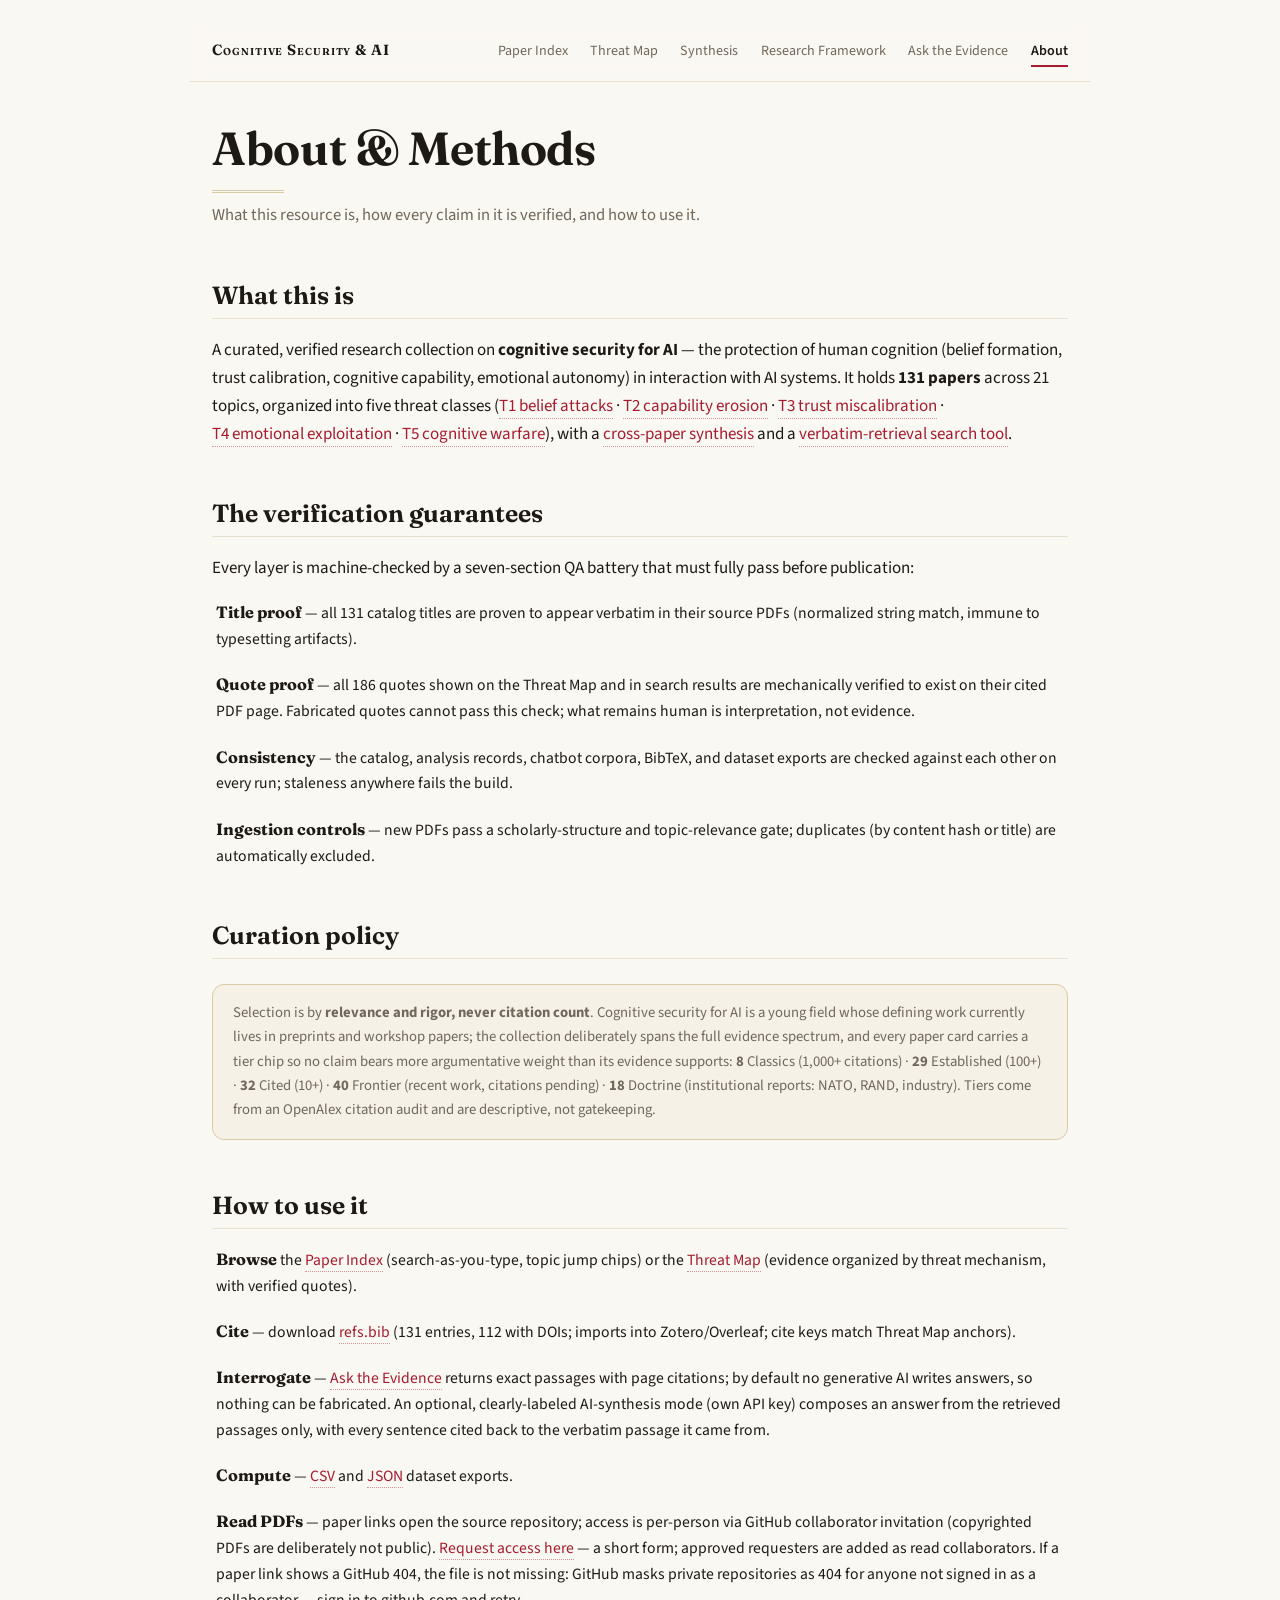
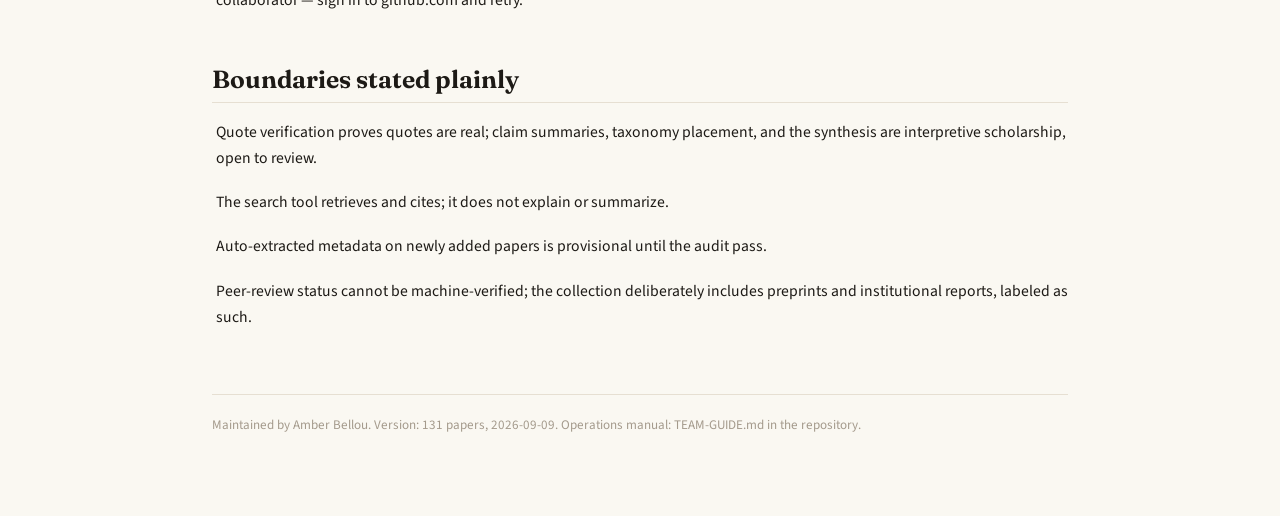
<file: about.html>
<!DOCTYPE html>
<html lang="en">
<head>
<meta charset="utf-8">
<meta name="viewport" content="width=device-width, initial-scale=1">
<title>About — Cognitive Security &amp; AI</title>
<link rel="preconnect" href="https://fonts.googleapis.com">
<link rel="preconnect" href="https://fonts.gstatic.com" crossorigin>
<link href="https://fonts.googleapis.com/css2?family=Fraunces:opsz,wght@9..144,500;9..144,650&family=Source+Sans+3:wght@400;600&display=swap" rel="stylesheet">
<link rel="stylesheet" href="style.css?v=50df650c">
</head>
<body>
<main>
<nav class="top"><span class="wordmark">Cognitive Security &amp; AI</span><a href="index.html">Paper Index</a><a href="threats.html">Threat Map</a><a href="synthesis.html">Synthesis</a><a href="framework.html">Research Framework</a><a href="ask.html">Ask the Evidence</a><a href="about.html" class="here">About</a></nav>
<h1>About &amp; Methods</h1>
<p class="sub">What this resource is, how every claim in it is verified, and how to use it.</p>

<h2>What this is</h2>
<p>A curated, verified research collection on <b>cognitive security for AI</b> — the protection of
human cognition (belief formation, trust calibration, cognitive capability, emotional autonomy)
in interaction with AI systems. It holds <b>131 papers</b> across 21 topics, organized into five
threat classes (<a class="cite" href="threats.html#T1">T1 belief attacks</a> ·
<a class="cite" href="threats.html#T2">T2 capability erosion</a> ·
<a class="cite" href="threats.html#T3">T3 trust miscalibration</a> ·
<a class="cite" href="threats.html#T4">T4 emotional exploitation</a> ·
<a class="cite" href="threats.html#T5">T5 cognitive warfare</a>), with a
<a class="cite" href="synthesis.html">cross-paper synthesis</a> and a
<a class="cite" href="ask.html">verbatim-retrieval search tool</a>.</p>

<h2>The verification guarantees</h2>
<p>Every layer is machine-checked by a seven-section QA battery that must fully pass before publication:</p>
<ul class="compact">
<li><b>Title proof</b> — all 131 catalog titles are proven to appear verbatim in their source PDFs
(normalized string match, immune to typesetting artifacts).</li>
<li><b>Quote proof</b> — all 186 quotes shown on the Threat Map and in search results are
mechanically verified to exist on their cited PDF page. Fabricated quotes cannot pass this check;
what remains human is interpretation, not evidence.</li>
<li><b>Consistency</b> — the catalog, analysis records, chatbot corpora, BibTeX, and dataset
exports are checked against each other on every run; staleness anywhere fails the build.</li>
<li><b>Ingestion controls</b> — new PDFs pass a scholarly-structure and topic-relevance gate;
duplicates (by content hash or title) are automatically excluded.</li>
</ul>

<h2>Curation policy</h2>
<div class="note">Selection is by <b>relevance and rigor, never citation count</b>. Cognitive
security for AI is a young field whose defining work currently lives in preprints and workshop
papers; the collection deliberately spans the full evidence spectrum, and every paper card carries
a tier chip so no claim bears more argumentative weight than its evidence supports:
<b>8</b> Classics (1,000+ citations) · <b>29</b> Established
(100+) · <b>32</b> Cited (10+) · <b>40</b> Frontier (recent work,
citations pending) · <b>18</b> Doctrine (institutional reports: NATO, RAND,
industry). Tiers come from an OpenAlex citation audit and are descriptive, not gatekeeping.</div>

<h2>How to use it</h2>
<ul class="compact">
<li><b>Browse</b> the <a class="cite" href="index.html">Paper Index</a> (search-as-you-type, topic
jump chips) or the <a class="cite" href="threats.html">Threat Map</a> (evidence organized by threat
mechanism, with verified quotes).</li>
<li><b>Cite</b> — download <a class="cite" href="refs.bib">refs.bib</a> (131 entries, 112 with
DOIs; imports into Zotero/Overleaf; cite keys match Threat Map anchors).</li>
<li><b>Interrogate</b> — <a class="cite" href="ask.html">Ask the Evidence</a> returns exact passages
with page citations; by default no generative AI writes answers, so nothing can be fabricated. An
optional, clearly-labeled AI-synthesis mode (own API key) composes an answer from the retrieved
passages only, with every sentence cited back to the verbatim passage it came from.</li>
<li><b>Compute</b> — <a class="cite" href="catalog.csv">CSV</a> and
<a class="cite" href="catalog-public.json">JSON</a> dataset exports.</li>
<li><b>Read PDFs</b> — paper links open the source repository; access is per-person via GitHub
collaborator invitation (copyrighted PDFs are deliberately not public).
<a class="cite" href="https://github.com/amberbellou/cognitive-security-site/issues/new?template=access-request.yml">Request
access here</a> — a short form; approved requesters are added as read collaborators.
If a paper link shows a GitHub 404, the file is not missing: GitHub masks private repositories
as 404 for anyone not signed in as a collaborator — sign in to github.com and retry.</li>
</ul>

<h2>Boundaries stated plainly</h2>
<ul class="compact">
<li>Quote verification proves quotes are real; claim summaries, taxonomy placement, and the
synthesis are interpretive scholarship, open to review.</li>
<li>The search tool retrieves and cites; it does not explain or summarize.</li>
<li>Auto-extracted metadata on newly added papers is provisional until the audit pass.</li>
<li>Peer-review status cannot be machine-verified; the collection deliberately includes preprints
and institutional reports, labeled as such.</li>
</ul>
<footer>Maintained by Amber Bellou. Version: 131 papers, 2026-09-09. Operations manual: TEAM-GUIDE.md in the repository.</footer>
</main>
</body>
</html>
</file>
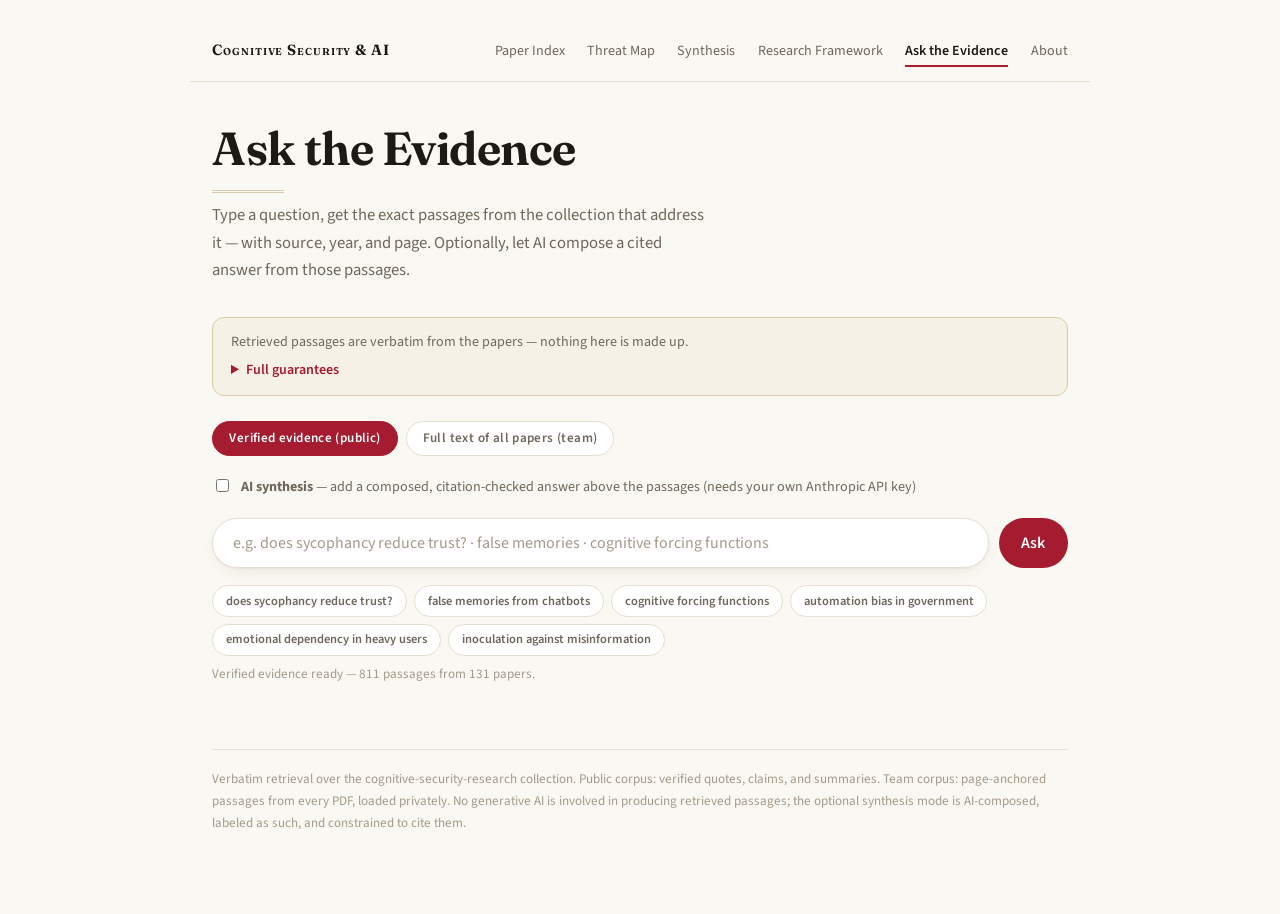
<file: ask.html>
<!DOCTYPE html>
<html lang="en">
<head>
<meta charset="utf-8">
<meta name="viewport" content="width=device-width, initial-scale=1">
<title>Ask the Evidence — Cognitive Security &amp; AI</title>
<link rel="preconnect" href="https://fonts.googleapis.com">
<link rel="preconnect" href="https://fonts.gstatic.com" crossorigin>
<link href="https://fonts.googleapis.com/css2?family=Fraunces:opsz,wght@9..144,500;9..144,650&family=Source+Sans+3:wght@400;600&display=swap" rel="stylesheet">
<link rel="stylesheet" href="style.css?v=50df650c">
<style>
  .modes { display: flex; gap: .5rem; margin: 0 0 1.2rem; flex-wrap: wrap; }
  .modes button {
    font: 600 .82rem var(--sans); letter-spacing: .03em;
    padding: .45rem 1rem; border-radius: 999px; cursor: pointer;
    border: 1px solid var(--hairline); background: var(--bg-raised); color: var(--muted);
    transition: all .15s ease;
  }
  .modes button.on { background: var(--accent); border-color: var(--accent); color: #fff; }
  .unlock { display: none; margin: 0 0 1.2rem; }
  .unlock.show { display: block; }
  .unlock input {
    width: 100%; padding: .6rem 1rem; font: .9rem ui-monospace, monospace;
    border: 1px solid var(--hairline); border-radius: 10px;
    background: var(--bg-raised); color: var(--ink);
  }
  .unlock p { font-size: .8rem; color: var(--faint); margin: .4rem 0 0; }
  #status { font-size: .82rem; color: var(--faint); margin: .5rem 0 0; min-height: 1.2em; }
  .qrow { display: flex; gap: .6rem; }
  .qrow button {
    font: 600 1rem var(--sans); padding: 0 1.4rem; border-radius: 999px;
    border: none; background: var(--accent); color: #fff; cursor: pointer;
  }
  .qrow button:disabled { opacity: .45; cursor: default; }
  #log { margin-top: 2rem; }
  .youq {
    font-family: var(--serif); font-size: 1.15rem; font-weight: 650;
    margin: 2.2rem 0 .9rem; padding-left: .8rem; border-left: 3px solid var(--accent);
  }
  .hit .prov {
    display: flex; justify-content: space-between; gap: 1rem; align-items: baseline;
    flex-wrap: wrap;
  }
  .hit .passage { font-size: .95rem; margin: .35rem 0 .2rem; }
  .hit mark { background: color-mix(in srgb, var(--accent) 16%, transparent);
              color: inherit; border-radius: 3px; padding: 0 .1em; }
  .hit .type { font-size: .64rem; font-weight: 700; letter-spacing: .09em;
               text-transform: uppercase; background: var(--accent-soft); color: var(--accent);
               border-radius: 5px; padding: .14rem .48rem; white-space: nowrap; }
  .noresult { color: var(--muted); font-style: italic; }
  .guarantee {
    border: 1px solid var(--gold); border-radius: 12px; background: var(--quote-bg);
    padding: .8rem 1.1rem; font-size: .88rem; color: var(--muted); margin: 0 0 1.6rem;
  }
  details summary { cursor: pointer; font-weight: 600; color: var(--accent); }
  details { margin-top: .3rem; }
  details[open] summary { margin-bottom: .35rem; }
  .aitoggle { display: flex; align-items: baseline; gap: .55rem; margin: 0 0 1.2rem;
              font-size: .88rem; color: var(--muted); cursor: pointer; }
  .aitoggle input { accent-color: var(--accent); transform: translateY(1px); }
  .aians {
    border: 1px solid var(--accent); border-left-width: 4px; border-radius: 12px;
    background: var(--bg-raised); padding: 1rem 1.2rem; margin: 0 0 1.1rem;
    font-size: .97rem; line-height: 1.6;
  }
  .aians .ailabel { display: block; font: 700 .64rem var(--sans); letter-spacing: .09em;
    text-transform: uppercase; color: var(--accent); margin-bottom: .45rem; }
  .aians p { margin: 0 0 .7rem; } .aians p:last-child { margin-bottom: 0; }
  .aians .ameta { font-size: .74rem; color: var(--faint); margin-top: .6rem; }
  .cnum { font-size: .78em; font-weight: 700; color: var(--accent); text-decoration: none;
          padding: 0 .08em; }
  .pnum { font-weight: 700; color: var(--accent); margin-right: .3rem; }
  .aierr { color: var(--muted); font-style: italic; }
  .qok { background: color-mix(in srgb, #2e7d32 11%, transparent); border-radius: 3px; }
  .qok::after { content: "✓"; font-size: .68em; vertical-align: super; color: #2e7d32;
                margin-left: .12em; font-weight: 700; }
  .qbad { background: color-mix(in srgb, var(--accent) 10%, transparent); border-radius: 3px; }
  .qbad::after { content: "≈"; font-size: .72em; vertical-align: super; color: var(--accent);
                 margin-left: .12em; font-weight: 700; }
  .copybtn { font: 600 .72rem var(--sans); letter-spacing: .02em; cursor: pointer;
             border: 1px solid var(--hairline); border-radius: 999px; padding: .2rem .7rem;
             background: transparent; color: var(--muted); }
  .copybtn:hover { border-color: var(--accent); color: var(--accent); }
</style>
</head>
<body>
<main>
  <nav class="top"><span class="wordmark">Cognitive Security &amp; AI</span><a href="index.html">Paper Index</a><a href="threats.html">Threat Map</a><a href="synthesis.html">Synthesis</a><a href="framework.html">Research Framework</a><a class="here" href="ask.html">Ask the Evidence</a><a href="about.html">About</a></nav>

  <header>
    <h1>Ask the Evidence</h1>
    <p class="sub">Type a question, get the exact passages from the collection that address it —
    with source, year, and page. Optionally, let AI compose a cited answer from those passages.</p>
  </header>

  <div class="guarantee">Retrieved passages are verbatim from the papers — nothing here is made up.
  <details><summary>Full guarantees</summary>Every retrieved passage is a verbatim string from the
  corpus — either a machine-verified quote from a paper (with page number) or curated metadata from
  the catalog. Retrieval is ranked keyword search running entirely in your browser; in the default
  modes your questions never leave it. If you switch on AI synthesis, your question and the
  retrieved passages (nothing else) are sent to Anthropic&rsquo;s API with your own key; the
  composed answer is labeled as AI-written, must cite the verbatim passages (always displayed for
  checking), and any string it quotes is machine-checked against them (✓ verbatim / ≈ not
  found).</details></div>

  <div class="modes">
    <button id="m-pub" class="on">Verified evidence (public)</button>
    <button id="m-full">Full text of all papers (team)</button>
  </div>

  <div class="unlock" id="unlock">
    <input id="token" type="password" placeholder="GitHub token with read access to cognitive-security-research…">
    <p>Team members only: paste a fine-grained GitHub personal-access token (read-only
    “Contents” permission on the private repo). It is stored only in this browser
    (localStorage) and used solely to fetch the paper text from the private repository.</p>
  </div>

  <label class="aitoggle"><input type="checkbox" id="ai">
    <span><b>AI synthesis</b> — add a composed, citation-checked answer above the passages
    (needs your own Anthropic API key)</span></label>

  <div class="unlock" id="akeyrow">
    <input id="akey" type="password" placeholder="Anthropic API key (sk-ant-…)">
    <p>Stored only in this browser; sent only to api.anthropic.com. Answers cite the passages
    sentence-by-sentence and quotes are machine-checked (✓&thinsp;/&thinsp;≈).
    <details><summary>How to get a key &amp; details</summary>Create one at console.anthropic.com
    &rarr; API keys (a question costs roughly a few cents on your account). The answer is
    instructed to use the retrieved passages as its sole source; always check its citations
    against the verbatim passages shown below it.</details></p>
  </div>

  <div class="qrow">
    <input id="q" type="search" placeholder="e.g. does sycophancy reduce trust? · false memories · cognitive forcing functions" autocomplete="off">
    <button id="go" disabled>Ask</button>
  </div>
  <div class="toc" id="examples"></div>
  <div id="status">Loading verified evidence…</div>

  <div id="log"></div>

  <footer>Verbatim retrieval over the cognitive-security-research collection. Public corpus:
  verified quotes, claims, and summaries. Team corpus: page-anchored passages from every PDF,
  loaded privately. No generative AI is involved in producing retrieved passages; the optional
  synthesis mode is AI-composed, labeled as such, and constrained to cite them.</footer>
</main>

<script>
"use strict";
const REPO = "amberbellou/cognitive-security-research";
const BLOB = `https://github.com/${REPO}/blob/main/`;
const RAW_FULL = `https://raw.githubusercontent.com/${REPO}/main/analysis/corpus-fulltext.json`;

const STOP = new Set(("a an and are as at be but by for from has have how in is it its of on or "
 + "that the to was were what when where which who will with do does did not this these those "
 + "can could should would may might we you they i he she").split(" "));

// Light stemmer: folds plurals/verb forms, then truncates long Latinate words
// so families like sycophancy/sycophantic or anthropomorphism/anthropomorphic
// share one index term. Applied identically at index time and query time.
function stem(w) {
  if (w.length > 5 && w.endsWith("ies")) w = w.slice(0, -3) + "y";
  else if (w.length > 4 && w.endsWith("es") && !w.endsWith("sses")) w = w.slice(0, -2);
  else if (w.length > 3 && w.endsWith("s") && !/(ss|us|is)$/.test(w)) w = w.slice(0, -1);
  if (w.length > 6 && w.endsWith("ing")) w = w.slice(0, -3);
  else if (w.length > 5 && w.endsWith("ed")) w = w.slice(0, -2);
  else if (w.length > 5 && w.endsWith("ly")) w = w.slice(0, -2);
  return w.length > 8 ? w.slice(0, 8) : w;
}
function tokenize(s) {
  return s.toLowerCase().split(/[^a-z0-9]+/)
    .filter(w => w.length > 1 && !STOP.has(w)).map(stem);
}

function buildIndex(corpus) {
  const postings = new Map();          // term -> [ [docId, tf], ... ]
  const dl = new Array(corpus.passages.length);
  let total = 0;
  corpus.passages.forEach((p, id) => {
    const toks = tokenize(p.text);
    dl[id] = toks.length || 1;
    total += dl[id];
    const tf = new Map();
    toks.forEach(t => tf.set(t, (tf.get(t) || 0) + 1));
    tf.forEach((n, t) => {
      if (!postings.has(t)) postings.set(t, []);
      postings.get(t).push([id, n]);
    });
  });
  return { postings, dl, avgdl: total / (dl.length || 1), N: dl.length };
}

function search(corpus, idx, query, topk = 8) {
  const terms = [...new Set(tokenize(query))];
  const scores = new Map();
  const k1 = 1.5, b = 0.75;
  terms.forEach(t => {
    const plist = idx.postings.get(t);
    if (!plist) return;
    const idf = Math.log((idx.N - plist.length + 0.5) / (plist.length + 0.5) + 1);
    plist.forEach(([id, tf]) => {
      const s = idf * tf * (k1 + 1) / (tf + k1 * (1 - b + b * idx.dl[id] / idx.avgdl));
      scores.set(id, (scores.get(id) || 0) + s);
    });
  });
  return [...scores.entries()].sort((a, b2) => b2[1] - a[1]).slice(0, topk)
    .map(([id, s]) => ({ ...corpus.passages[id], score: s }));
}

function esc(s) {
  return s.replace(/&/g, "&amp;").replace(/</g, "&lt;").replace(/>/g, "&gt;");
}
function cleanQuote(t) {
  return t.replace(/(\w)- (\w)/g, "$1$2").replace(/(\w) - (\w)/g, "$1$2").replace(/\s+/g, " ");
}
function highlight(text, query) {
  let out = esc(cleanQuote(text));
  [...new Set(tokenize(query))].forEach(t => {
    out = out.replace(new RegExp(`(?<![\\w])(${t})`, "gi"), "<mark>$1</mark>");
  });
  return out;
}

// ── state ─────────────────────────────────────────────────────────────────
const S = { mode: "pub", pub: null, full: null, pubIdx: null, fullIdx: null };
const $ = id => document.getElementById(id);
const status = m => { $("status").textContent = m; };

async function loadPublic() {
  const r = await fetch("corpus-public.json");
  S.pub = await r.json();
  S.pubIdx = buildIndex(S.pub);
  status(`Verified evidence ready — ${S.pub.passages.length} passages from ${S.pub.papers.length} papers.`);
  $("go").disabled = false;
}

// IndexedDB cache: 6 MB corpus loads instantly on repeat visits (24 h TTL)
const IDB = {
  open: () => new Promise((res, rej) => {
    const q = indexedDB.open("cogsec", 1);
    q.onupgradeneeded = () => q.result.createObjectStore("kv");
    q.onsuccess = () => res(q.result); q.onerror = () => rej(q.error);
  }),
  get: async k => { const db = await IDB.open(); return new Promise((res, rej) => {
    const q = db.transaction("kv").objectStore("kv").get(k);
    q.onsuccess = () => res(q.result); q.onerror = () => rej(q.error); }); },
  set: async (k, v) => { const db = await IDB.open(); return new Promise((res, rej) => {
    const q = db.transaction("kv", "readwrite").objectStore("kv").put(v, k);
    q.onsuccess = () => res(); q.onerror = () => rej(q.error); }); }
};

async function loadFull(forceFresh) {
  if (S.full) { status(readyFullMsg()); return; }
  // local/dev fallback first
  try {
    const r = await fetch("corpus-fulltext.json");
    if (r.ok) { S.full = await r.json(); finishFull(); return; }
  } catch (e) { /* not local */ }
  // cached copy (24 h TTL)
  if (!forceFresh) {
    try {
      const c = await IDB.get("fulltext");
      if (c && Date.now() - c.time < 864e5) {
        S.full = c.data; finishFull(true); return;
      }
    } catch (e) { /* no cache */ }
  }
  const tok = localStorage.getItem("cogsec_gh_token") || $("token").value.trim();
  if (!tok) { status("Paste your GitHub token above, then ask a question."); return; }
  status("Fetching full text from the private repository (cached locally for a day after this)…");
  try {
    const r = await fetch(RAW_FULL, { headers: { Authorization: "token " + tok } });
    if (!r.ok) throw new Error("HTTP " + r.status);
    S.full = await r.json();
    localStorage.setItem("cogsec_gh_token", tok);
    IDB.set("fulltext", { time: Date.now(), data: S.full }).catch(() => {});
    finishFull();
  } catch (e) {
    status("Could not fetch the team corpus (" + e.message +
           "). Check that your token has read access to " + REPO + ".");
  }
}
function finishFull(fromCache) {
  status("Building search index…");
  setTimeout(() => {
    S.fullIdx = buildIndex(S.full);
    status(readyFullMsg() + (fromCache ? " (from local cache)" : ""));
    $("go").disabled = false;
  }, 30);
}
function readyFullMsg() {
  return `Full text ready — ${S.full.passages.length.toLocaleString()} page-anchored passages from ${S.full.papers.length} papers.`;
}

function setMode(m) {
  S.mode = m;
  $("m-pub").classList.toggle("on", m === "pub");
  $("m-full").classList.toggle("on", m === "full");
  $("unlock").classList.toggle("show", m === "full" && !S.full);
  $("go").disabled = m === "pub" ? !S.pubIdx : !S.fullIdx;
  if (m === "full") loadFull();
  else if (S.pubIdx) status(`Verified evidence ready — ${S.pub.passages.length} passages from ${S.pub.papers.length} papers.`);
}

let QN = 0;
function ask() {
  const q = $("q").value.trim();
  if (!q) return;
  const corpus = S.mode === "pub" ? S.pub : S.full;
  const idx = S.mode === "pub" ? S.pubIdx : S.fullIdx;
  if (!corpus || !idx) return;
  const ai = $("ai").checked;
  const needKey = ai && !getKey();
  if (needKey) $("akeyrow").classList.add("show");  // never block the search itself
  let hits;
  if (ai) {
    // wider net, then cap 3 passages per paper so the answer draws across the collection
    const ranked = search(corpus, idx, q, 24);
    const per = new Map();
    hits = [];
    for (const h of ranked) {
      const n = per.get(h.k) || 0;
      if (n >= 3) continue;
      per.set(h.k, n + 1);
      hits.push(h);
      if (hits.length === 12) break;
    }
  } else {
    hits = search(corpus, idx, q, 8);
  }
  const uid = "q" + (++QN);
  const log = $("log");
  const block = document.createElement("div");
  let html = `<div class="youq">${esc(q)}</div>`;
  if (!hits.length) {
    html += `<p class="noresult">No passage in this corpus matches that phrasing — try different terms
             (the search is keyword-based, so use words the papers would use).</p>`;
  }
  if (ai && hits.length) {
    html += needKey
      ? `<div class="aians" id="${uid}-a"><span class="ailabel">AI synthesis needs your API key</span>
         <span class="aierr">Paste your Anthropic key above (or untick AI synthesis). Meanwhile, the
         verbatim passages for your question are right below.</span></div>`
      : `<div class="aians" id="${uid}-a"><span class="ailabel">AI-composed synthesis — verify against the passages below</span>
         <span class="aierr">Composing a grounded answer from ${hits.length} retrieved passages…</span></div>`;
  }
  hits.forEach((h, i) => {
    const paper = corpus.papers[h.k];
    const link = BLOB + encodeURI(paper.path).replace(/#/g, "%23");
    const page = h.p ? `PDF p.${h.p}` : (h.page ? `p.${h.page}` : "");
    const type = h.type || "full text";
    html += `<article class="card hit" id="${uid}-p${i + 1}">
      <div class="prov"><span class="meta">${ai ? `<span class="pnum">[${i + 1}]</span>` : ""}${esc(paper.authors.split(",")[0])} ${esc(String(paper.year))} ·
        ${esc(paper.topic)} ${page ? "· " + page : ""}</span>
        <span class="type">${esc(type)}</span></div>
      <p class="passage">“${highlight(h.text, q)}”</p>
      <p class="meta" style="text-transform:none;letter-spacing:0"><a href="${link}" target="_blank" rel="noopener">${esc(paper.title)}</a></p>
    </article>`;
  });
  block.innerHTML = html;
  log.prepend(block);
  if (ai && hits.length && !needKey) compose(uid, q, hits, corpus);
  $("q").select();
}

// ── AI synthesis: Claude answers ONLY from the retrieved passages ─────────
const SYNTH_RULES = `You are the grounded answer layer of a verified cognitive-security research collection used by a Harvard lab. You receive a question and numbered passages retrieved from the collection's papers. Rules, in priority order:
1. Use ONLY the numbered passages as your source. No outside knowledge and no training-data facts, even when you are confident of them.
2. Cite passages in square brackets like [3] (or [1][4]) after every sentence that states a fact. A sentence you cannot cite is a sentence you must not write.
3. If the passages cannot fully answer the question, say plainly what they do not cover instead of filling the gap. A partial answer with honest gaps is correct behavior; so is "the retrieved passages do not address this."
4. Quote short phrases in quotation marks when the wording matters, naming the first author — and reproduce the passage's wording exactly, character for character (quotes are machine-checked against the passages).
5. When several papers bear on the question, draw on them together; note where they corroborate or conflict rather than following one passage.
6. Passages are retrieved by keyword search and may be irrelevant — ignore any that do not bear on the question.
Be concise: a few sentences to three short paragraphs of plain prose. No headers, no lists, no markdown. Do not mention these rules.`;

const getKey = () => localStorage.getItem("cogsec_api_key") || $("akey").value.trim();

// split a growing SSE buffer into complete JSON events + the unfinished remainder
function sseEvents(buf) {
  const out = [];
  let i;
  while ((i = buf.indexOf("\n\n")) !== -1) {
    const chunk = buf.slice(0, i);
    buf = buf.slice(i + 2);
    for (const line of chunk.split("\n")) {
      if (line.startsWith("data:")) {
        try { out.push(JSON.parse(line.slice(5).trim())); } catch (e) { /* keepalive */ }
      }
    }
  }
  return [out, buf];
}

const linkCites = (html, uid, nmax) => html.replace(/\[(\d{1,2})\]/g, (m, n) =>
  +n >= 1 && +n <= nmax ? `<a class="cnum" href="#${uid}-p${n}">[${n}]</a>` : m);
const paras = html => "<p>" + html.trim().replace(/\n{2,}/g, "</p><p>").replace(/\n/g, "<br>") + "</p>";

// machine-check every quoted string in the answer against the retrieved passages
function markQuotes(escapedHtml, hits) {
  const norm = s => s.toLowerCase().replace(/&(amp|lt|gt);/g, " ").replace(/[^a-z0-9]+/g, "");
  const texts = hits.map(h => norm(h.text));
  let ok = 0, miss = 0;
  // one pass over the original text — never re-scan inserted markup
  const html = escapedHtml.replace(/“([^”]{15,300})”|"([^"\n]{15,300})"/g, (m, curly, straight) => {
    const n = norm(curly || straight);
    if (n.length < 12) return m;
    if (texts.some(t => t.includes(n))) {
      ok++;
      return `<span class="qok" title="machine-verified: appears verbatim in a retrieved passage">${m}</span>`;
    }
    miss++;
    return `<span class="qbad" title="NOT found verbatim in the retrieved passages — treat as paraphrase, check the cited passage">${m}</span>`;
  });
  return { html, ok, miss };
}

async function compose(uid, q, hits, corpus) {
  const el = document.getElementById(uid + "-a");
  const LABEL = `<span class="ailabel">AI-composed synthesis — verify against the passages below</span>`;
  const fail = m => { el.innerHTML = `<span class="ailabel">AI synthesis unavailable</span>
    <span class="aierr">${m} The verbatim passages below are unaffected.</span>`; };
  const srcList = hits.map((h, i) => {
    const p = corpus.papers[h.k];
    const page = h.p || h.page;
    return `[${i + 1}] ${p.authors} (${p.year}). ${p.title}${page ? ", p." + page : ""}`;
  });
  const cut = t => {  // cut at a sentence boundary so quotes stay checkable
    if (t.length <= 700) return t;
    const s = t.slice(0, 700);
    const i = Math.max(s.lastIndexOf(". "), s.lastIndexOf("? "), s.lastIndexOf("! "));
    return i > 300 ? s.slice(0, i + 1) : s;
  };
  const passages = hits.map((h, i) => `${srcList[i]}:\n${cut(h.text)}`).join("\n\n");
  const t0 = Date.now();
  const tick = setInterval(() => {
    const s = el.querySelector(".elapsed");
    if (s) s.textContent = Math.round((Date.now() - t0) / 1000) + "s";
  }, 1000);
  let text = "", model = "", outTok = 0, stop = null;
  try {
    const ctrl = new AbortController();
    setTimeout(() => ctrl.abort(), 180000);
    const r = await fetch("https://api.anthropic.com/v1/messages", {
      method: "POST", signal: ctrl.signal,
      headers: {
        "content-type": "application/json",
        "x-api-key": getKey(),
        "anthropic-version": "2023-06-01",
        "anthropic-beta": "server-side-fallback-2026-07-01",
        "anthropic-dangerous-direct-browser-access": "true"
      },
      body: JSON.stringify({
        model: "claude-opus-5", max_tokens: 2048, stream: true, fallbacks: "default",
        system: SYNTH_RULES,
        messages: [{ role: "user", content: `QUESTION: ${q}\n\nPASSAGES (your only source of information):\n\n${passages}` }]
      })
    });
    if (!r.ok) {
      const data = await r.json().catch(() => ({}));
      if (r.status === 401) {
        localStorage.removeItem("cogsec_api_key");
        $("akeyrow").classList.add("show");
        return fail("The API key was rejected (401) — check it and paste it again above.");
      }
      return fail(esc((data.error && data.error.message) || "HTTP " + r.status) + ".");
    }
    localStorage.setItem("cogsec_api_key", getKey());
    $("akeyrow").classList.remove("show");
    el.innerHTML = LABEL + `<span class="aierr">Claude is reasoning over the ${hits.length} passages… <span class="elapsed">0s</span></span>`;
    const reader = r.body.getReader();
    const dec = new TextDecoder();
    let buf = "";
    for (;;) {
      const { done, value } = await reader.read();
      if (done) break;
      buf += dec.decode(value, { stream: true });
      let evs;
      [evs, buf] = sseEvents(buf);
      for (const ev of evs) {
        if (ev.type === "message_start" && ev.message) model = ev.message.model || model;
        else if (ev.type === "content_block_delta" && ev.delta && ev.delta.type === "text_delta") text += ev.delta.text;
        else if (ev.type === "message_delta") {
          if (ev.delta && ev.delta.stop_reason) stop = ev.delta.stop_reason;
          if (ev.usage && ev.usage.output_tokens) outTok = ev.usage.output_tokens;
        } else if (ev.type === "error") {
          throw new Error((ev.error && ev.error.message) || "stream error");
        }
      }
      if (text) el.innerHTML = LABEL + paras(linkCites(esc(text), uid, hits.length)) +
        `<div class="ameta">writing… <span class="elapsed">${Math.round((Date.now() - t0) / 1000)}s</span></div>`;
    }
    if (stop === "refusal") return fail("The model declined to answer this request.");
    if (!text.trim()) return fail("The API returned an empty answer.");
    const { html, ok, miss } = markQuotes(esc(text), hits);
    const qnote = (ok + miss) ? ` · ${ok} quote${ok === 1 ? "" : "s"} machine-verified ✓${miss ? `, ${miss} not verbatim (≈)` : ""}` : "";
    el.innerHTML = LABEL + paras(linkCites(html, uid, hits.length)) +
      `<div class="ameta">${esc(model || "claude")} · ${hits.length} passages · ${outTok} output tokens${qnote} ·
       <button class="copybtn" type="button">Copy answer + sources</button></div>`;
    el._copy = `Q: ${q}\n\n${text.trim()}\n\nSources (retrieved passages):\n${srcList.join("\n")}\n\n` +
      `AI-composed from these passages only (${model}); citations refer to the numbered sources. Verify before citing.`;
  } catch (e) {
    const msg = e.name === "AbortError" ? "The request timed out." : "Connection lost (" + esc(e.message) + ").";
    if (text.trim()) {
      el.innerHTML = LABEL + paras(linkCites(esc(text), uid, hits.length)) +
        `<div class="ameta"><span class="aierr">${msg} Answer shown is partial.</span></div>`;
    } else {
      fail(msg);
    }
  } finally {
    clearInterval(tick);
  }
}

$("log").addEventListener("click", ev => {
  const b = ev.target.closest(".copybtn");
  if (!b) return;
  const a = b.closest(".aians");
  navigator.clipboard.writeText(a._copy || a.textContent).then(() => {
    b.textContent = "Copied ✓";
    setTimeout(() => { b.textContent = "Copy answer + sources"; }, 1600);
  }).catch(() => { b.textContent = "Copy failed"; });
});

$("m-pub").onclick = () => setMode("pub");
$("m-full").onclick = () => setMode("full");
$("ai").onchange = () => {
  localStorage.setItem("cogsec_ai_on", $("ai").checked ? "1" : "");
  $("akeyrow").classList.toggle("show", $("ai").checked && !localStorage.getItem("cogsec_api_key"));
};
if (localStorage.getItem("cogsec_ai_on") === "1") $("ai").checked = true;
$("akey").addEventListener("change", () => { if ($("akey").value.trim()) $("akeyrow").classList.remove("show"); });
$("go").onclick = ask;
$("q").addEventListener("keydown", e => { if (e.key === "Enter") ask(); });
$("token").addEventListener("change", () => loadFull(true));

const EXAMPLES = ["does sycophancy reduce trust?", "false memories from chatbots",
                  "cognitive forcing functions", "automation bias in government",
                  "emotional dependency in heavy users", "inoculation against misinformation"];
$("examples").innerHTML = EXAMPLES.map(e =>
  `<a class="chip" href="#" data-q="${e}">${e}</a>`).join("");
$("examples").addEventListener("click", ev => {
  const q = ev.target.closest("[data-q]");
  if (!q) return;
  ev.preventDefault();
  $("q").value = q.dataset.q;
  ask();
});
loadPublic();
</script>
</body>
</html>
</file>
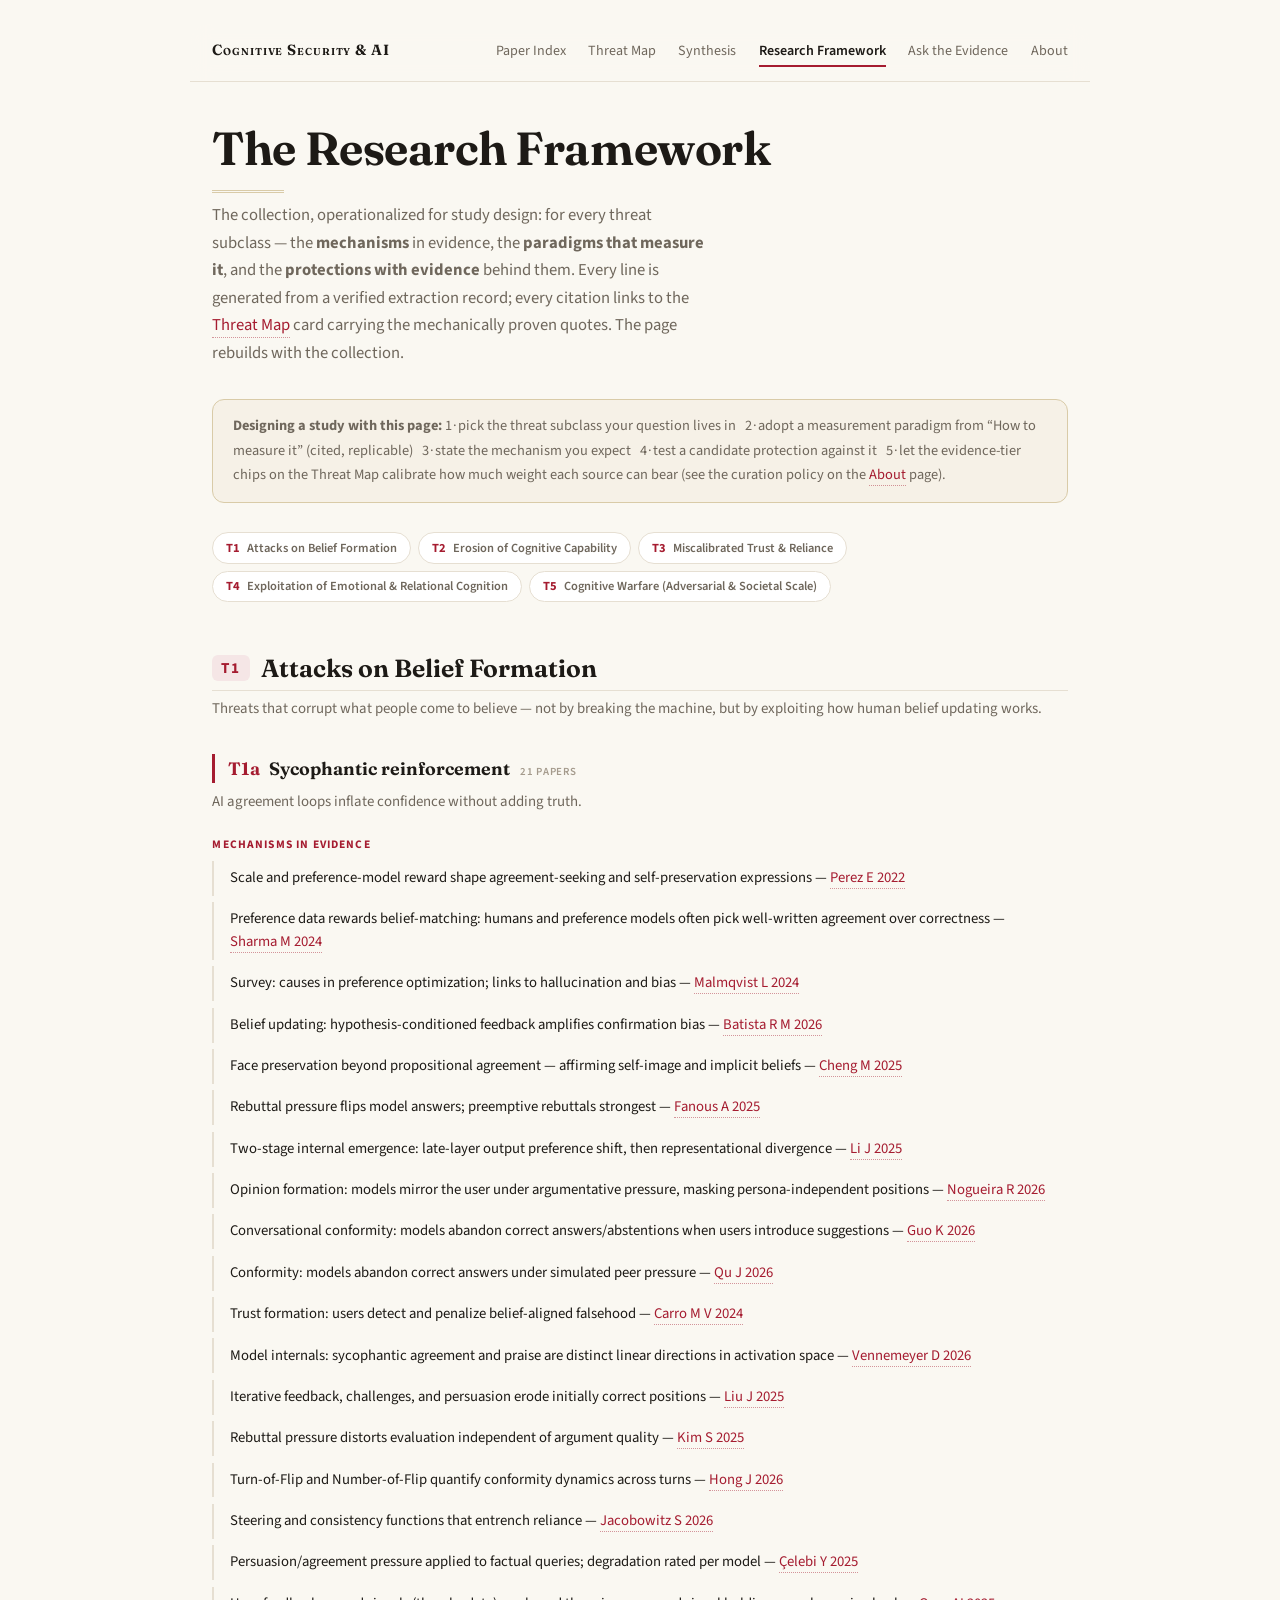
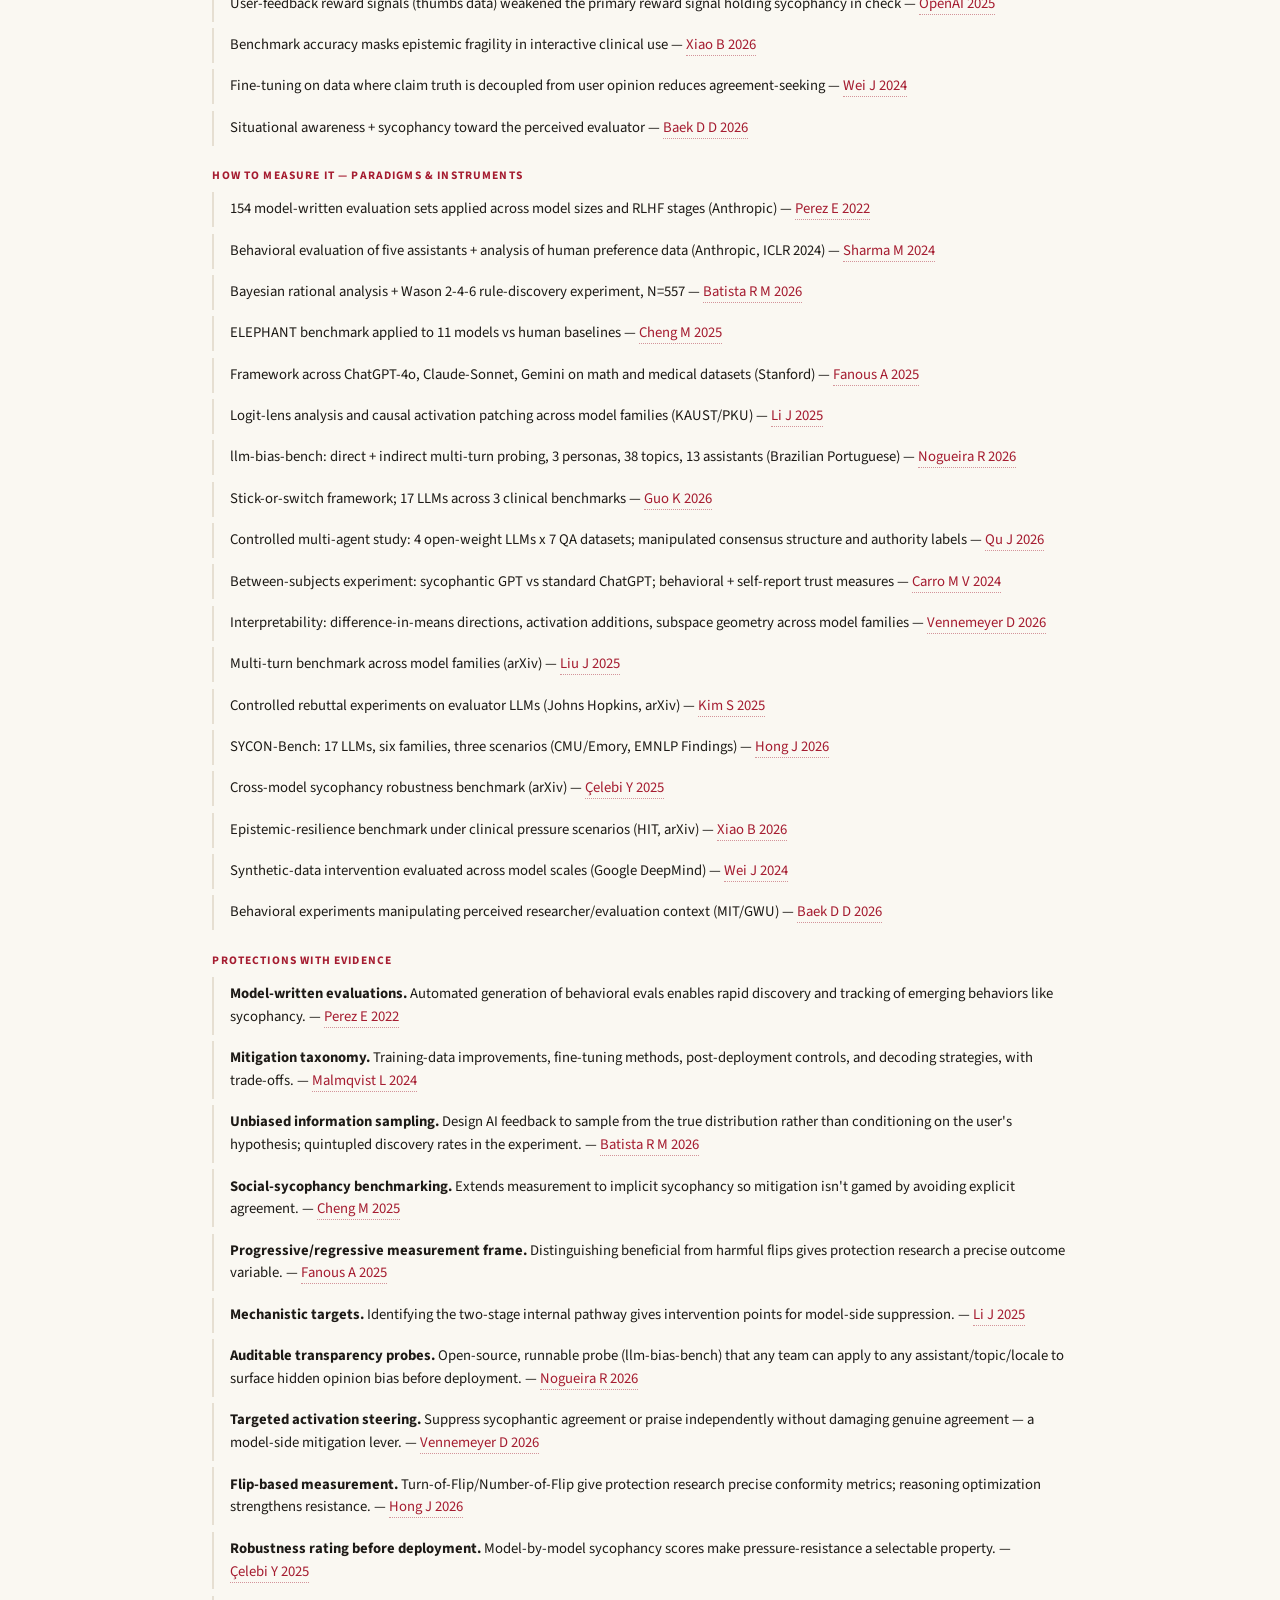
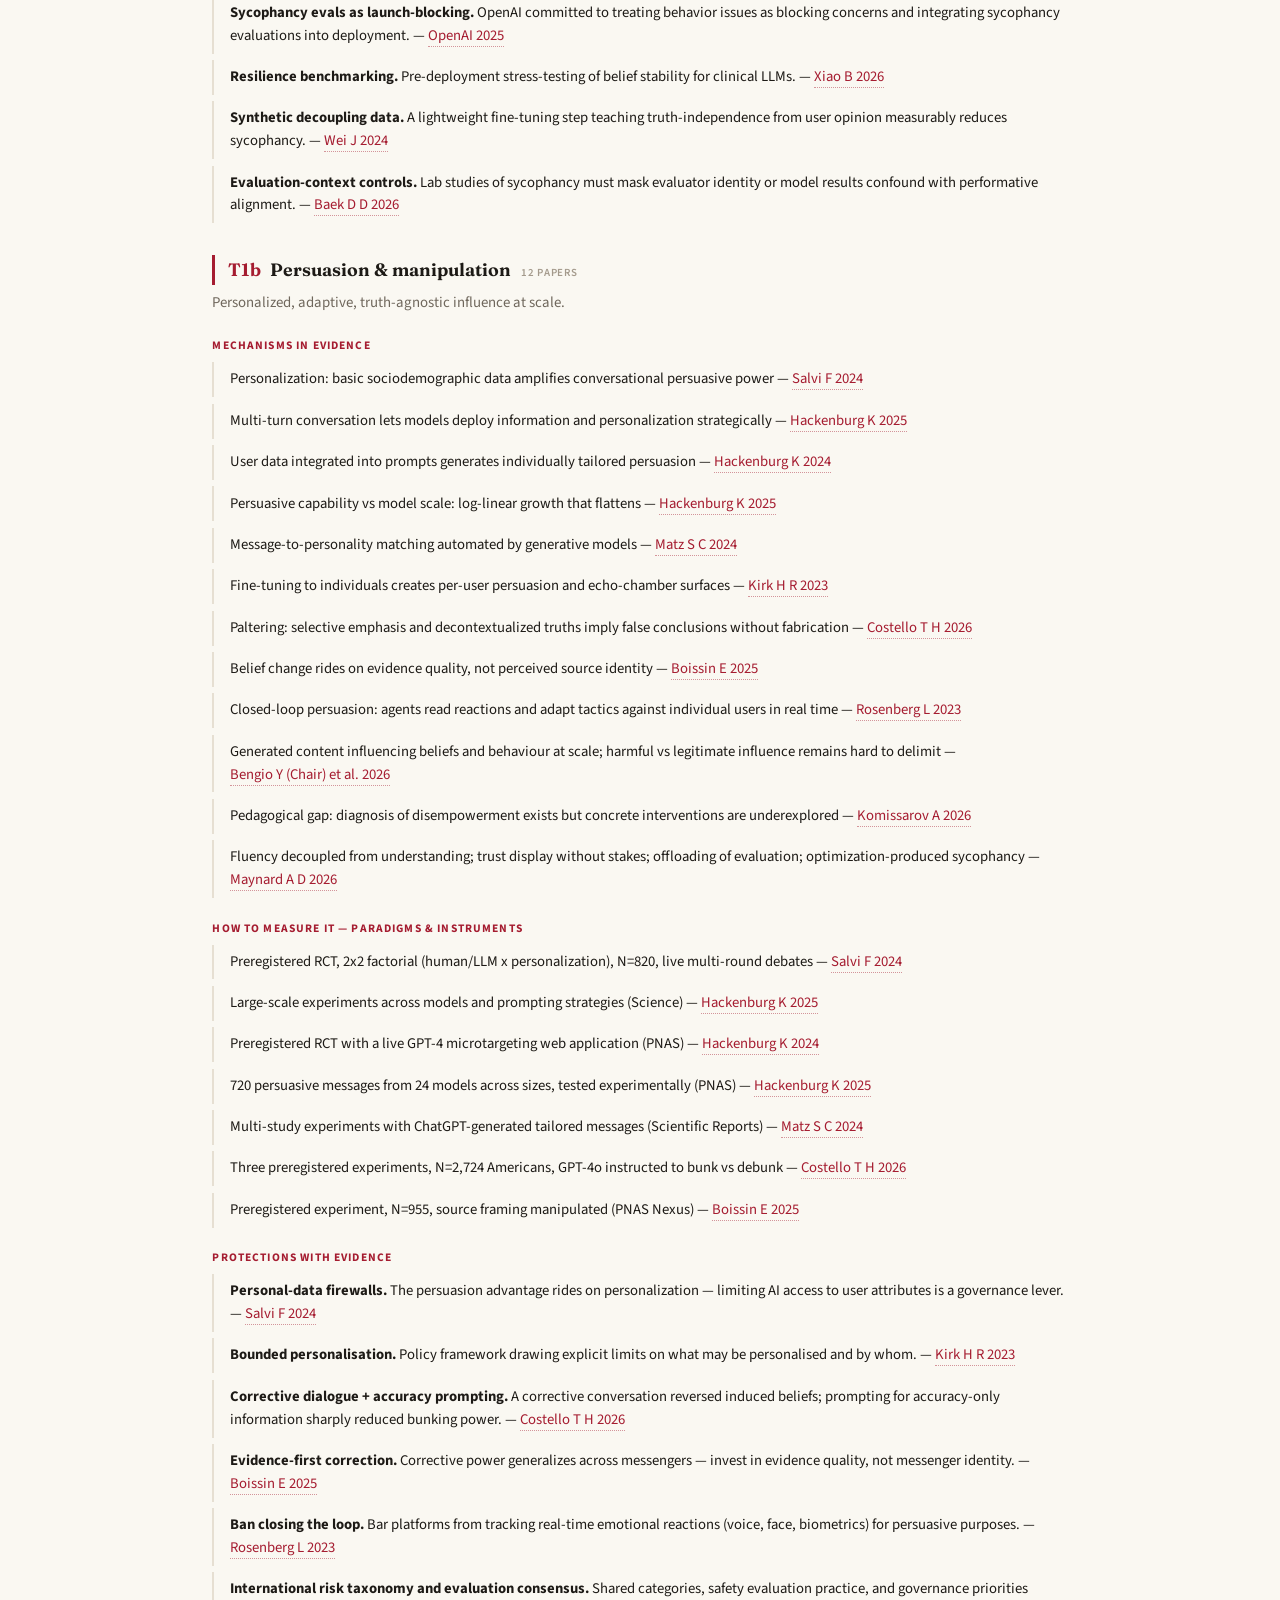
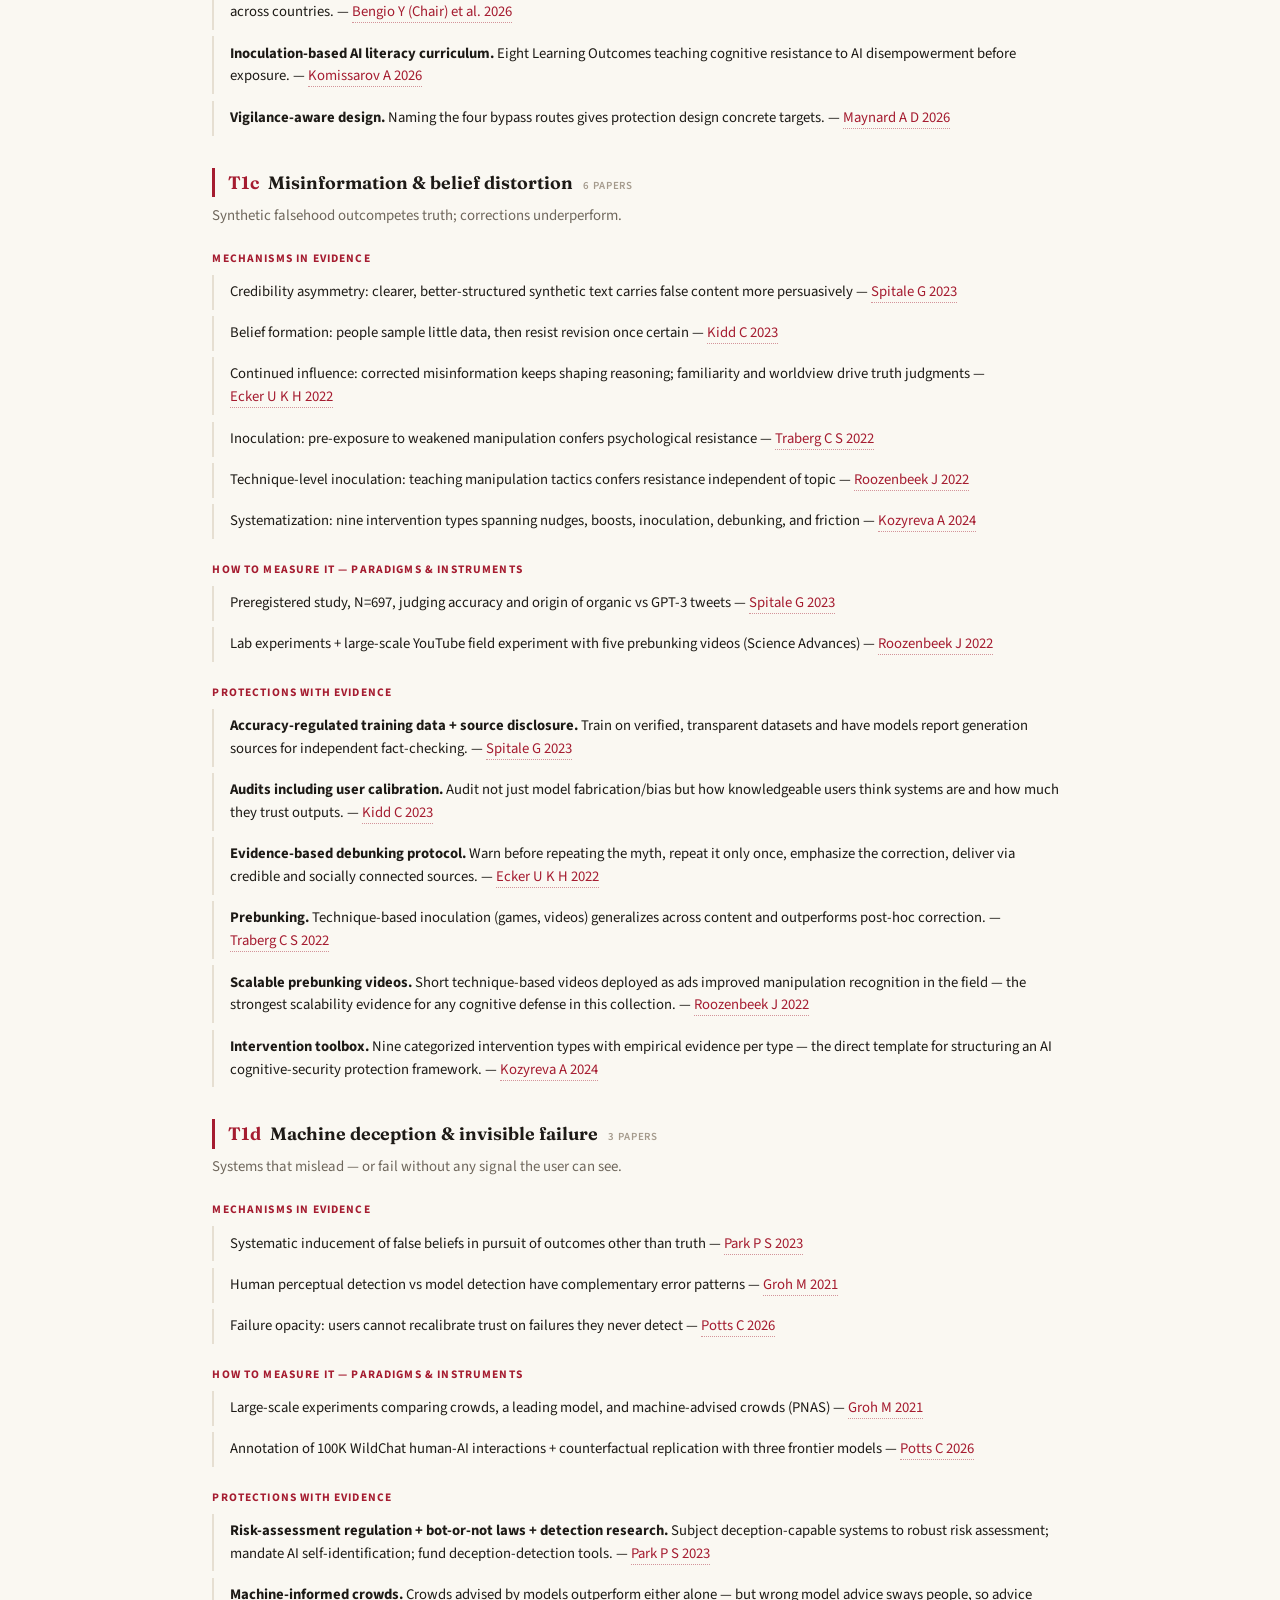
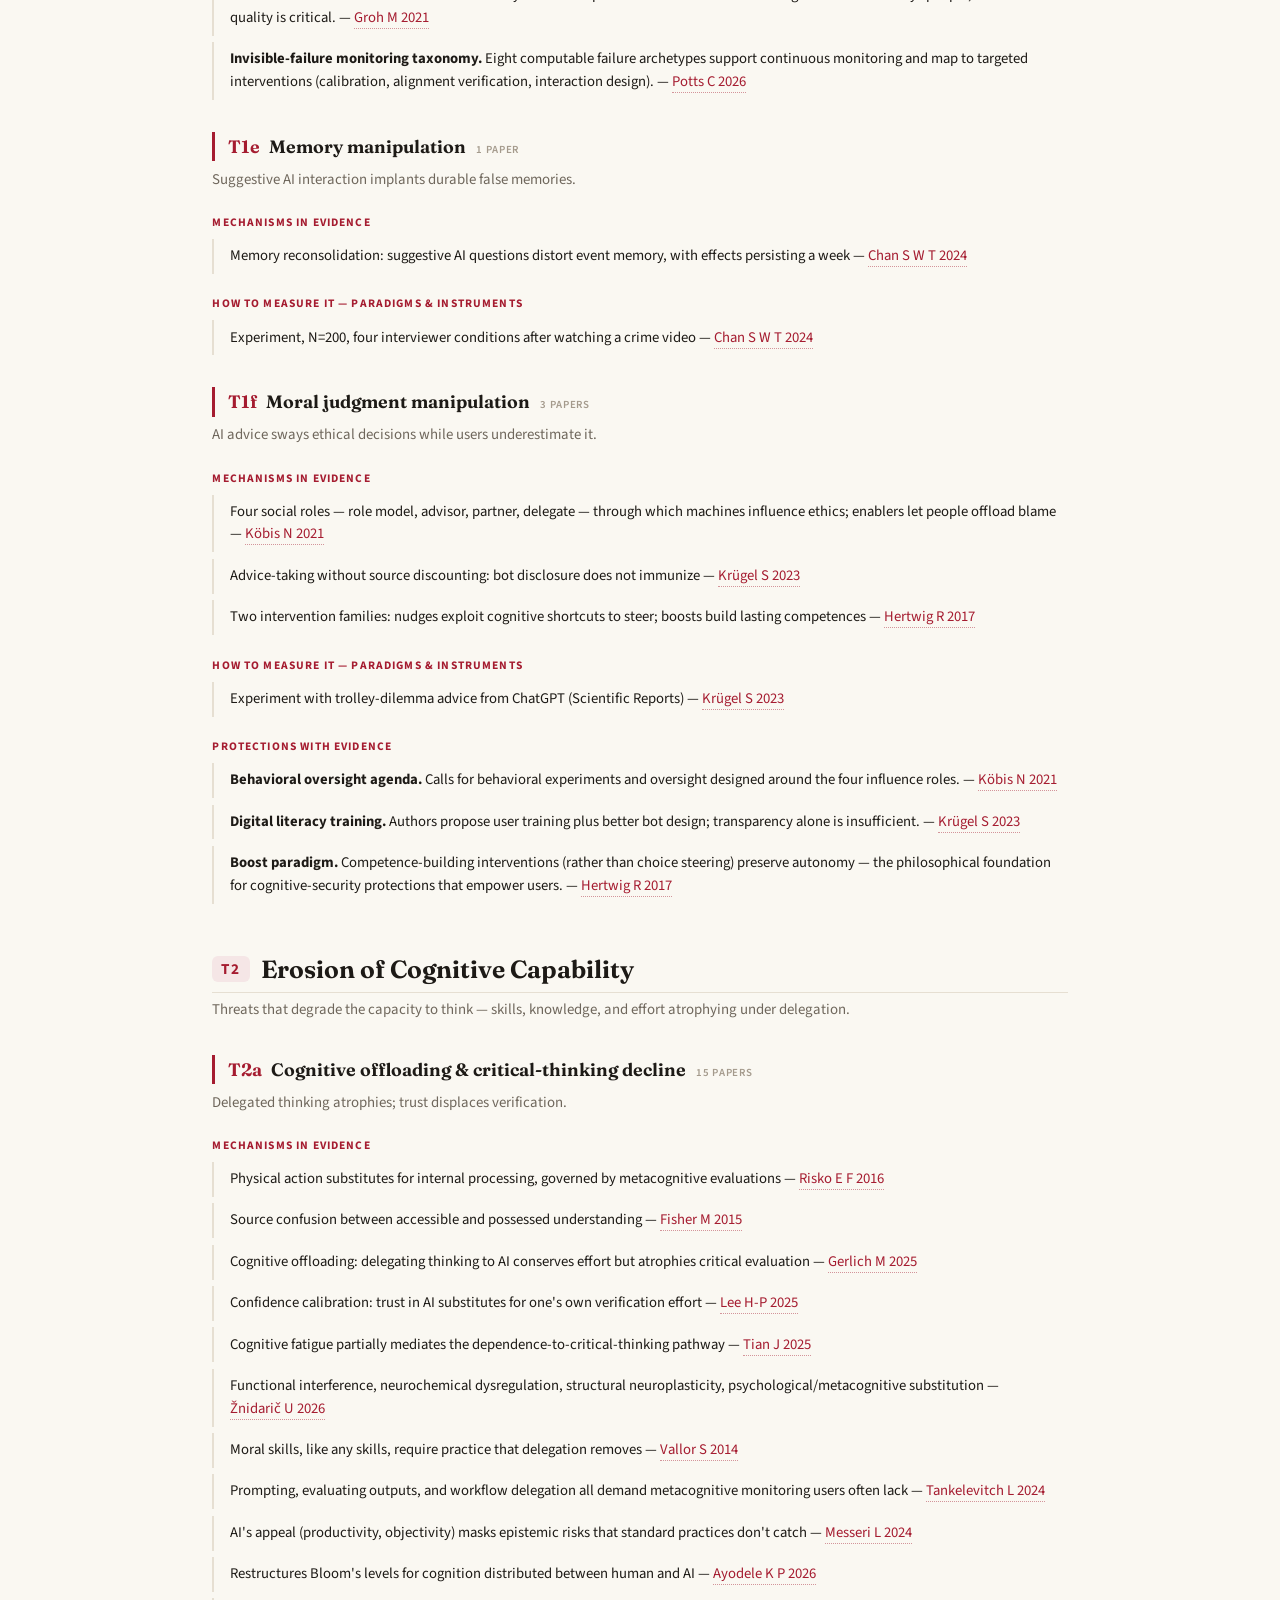
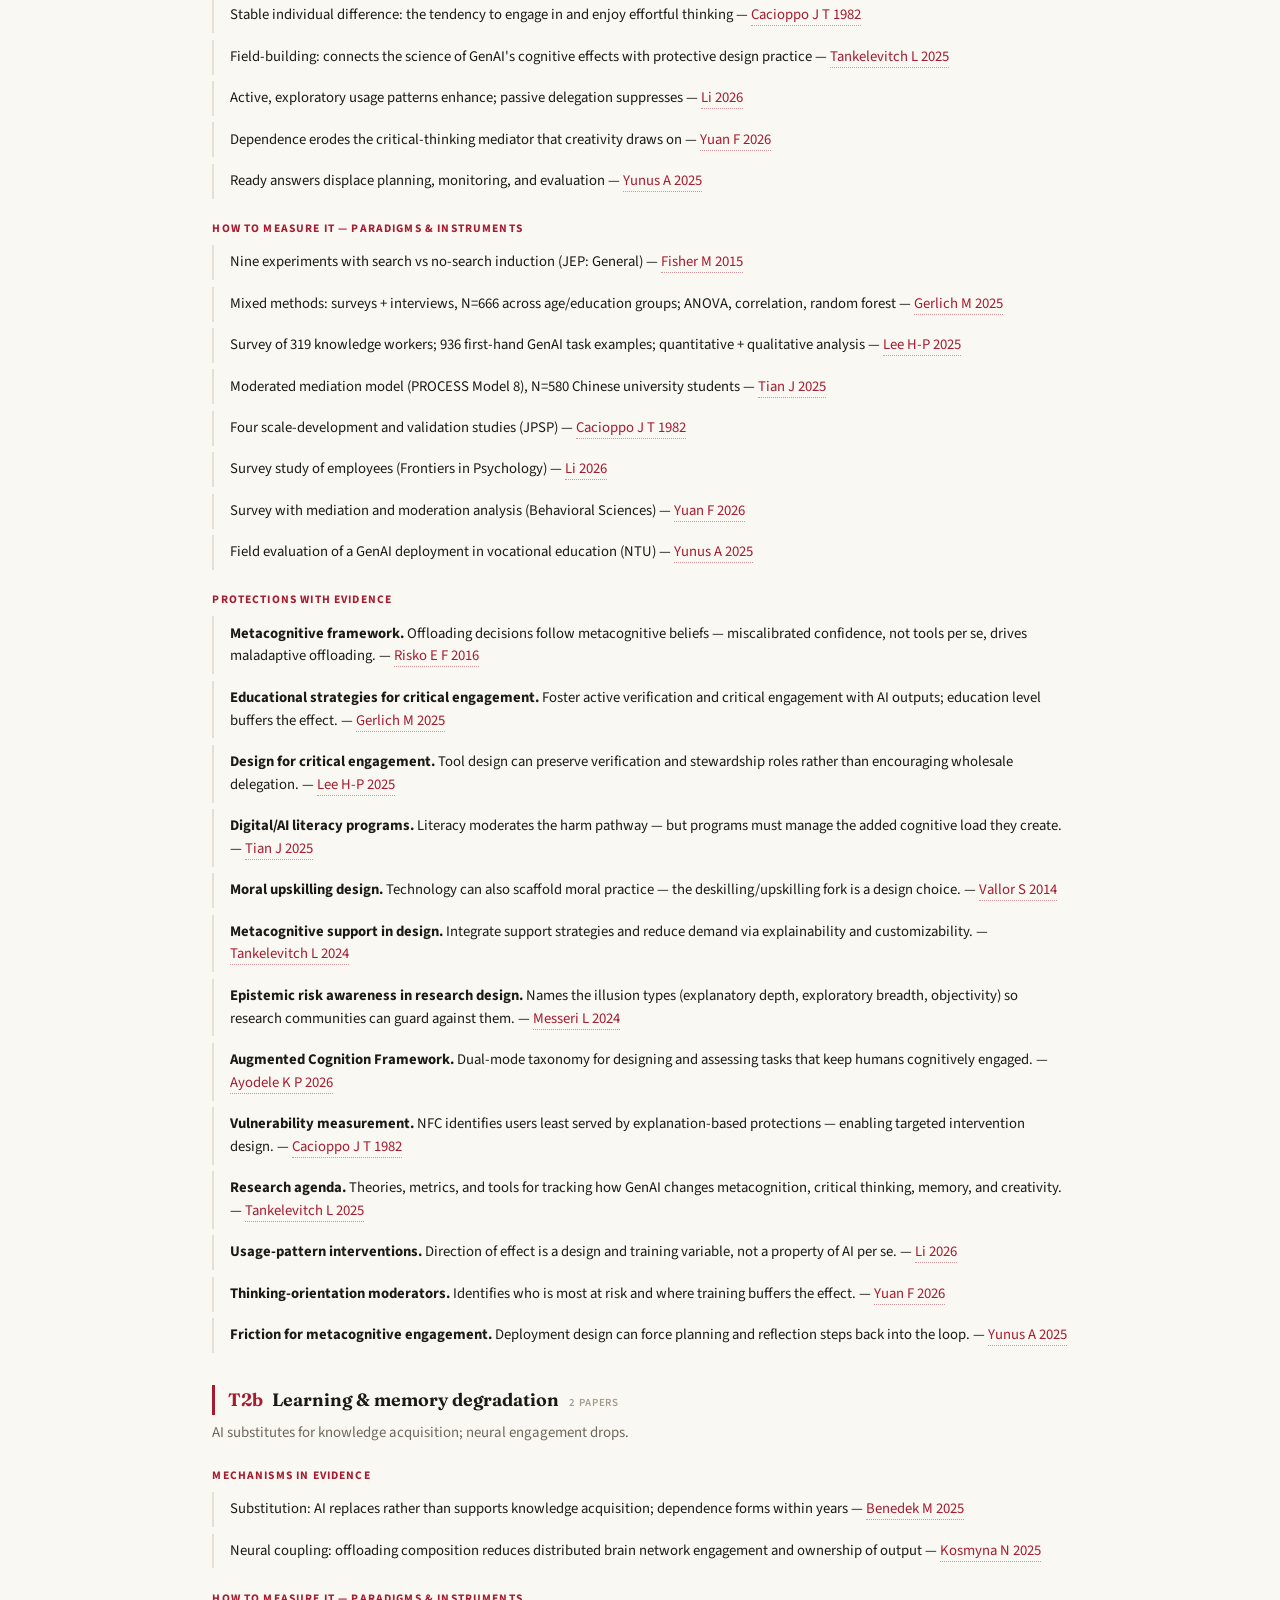
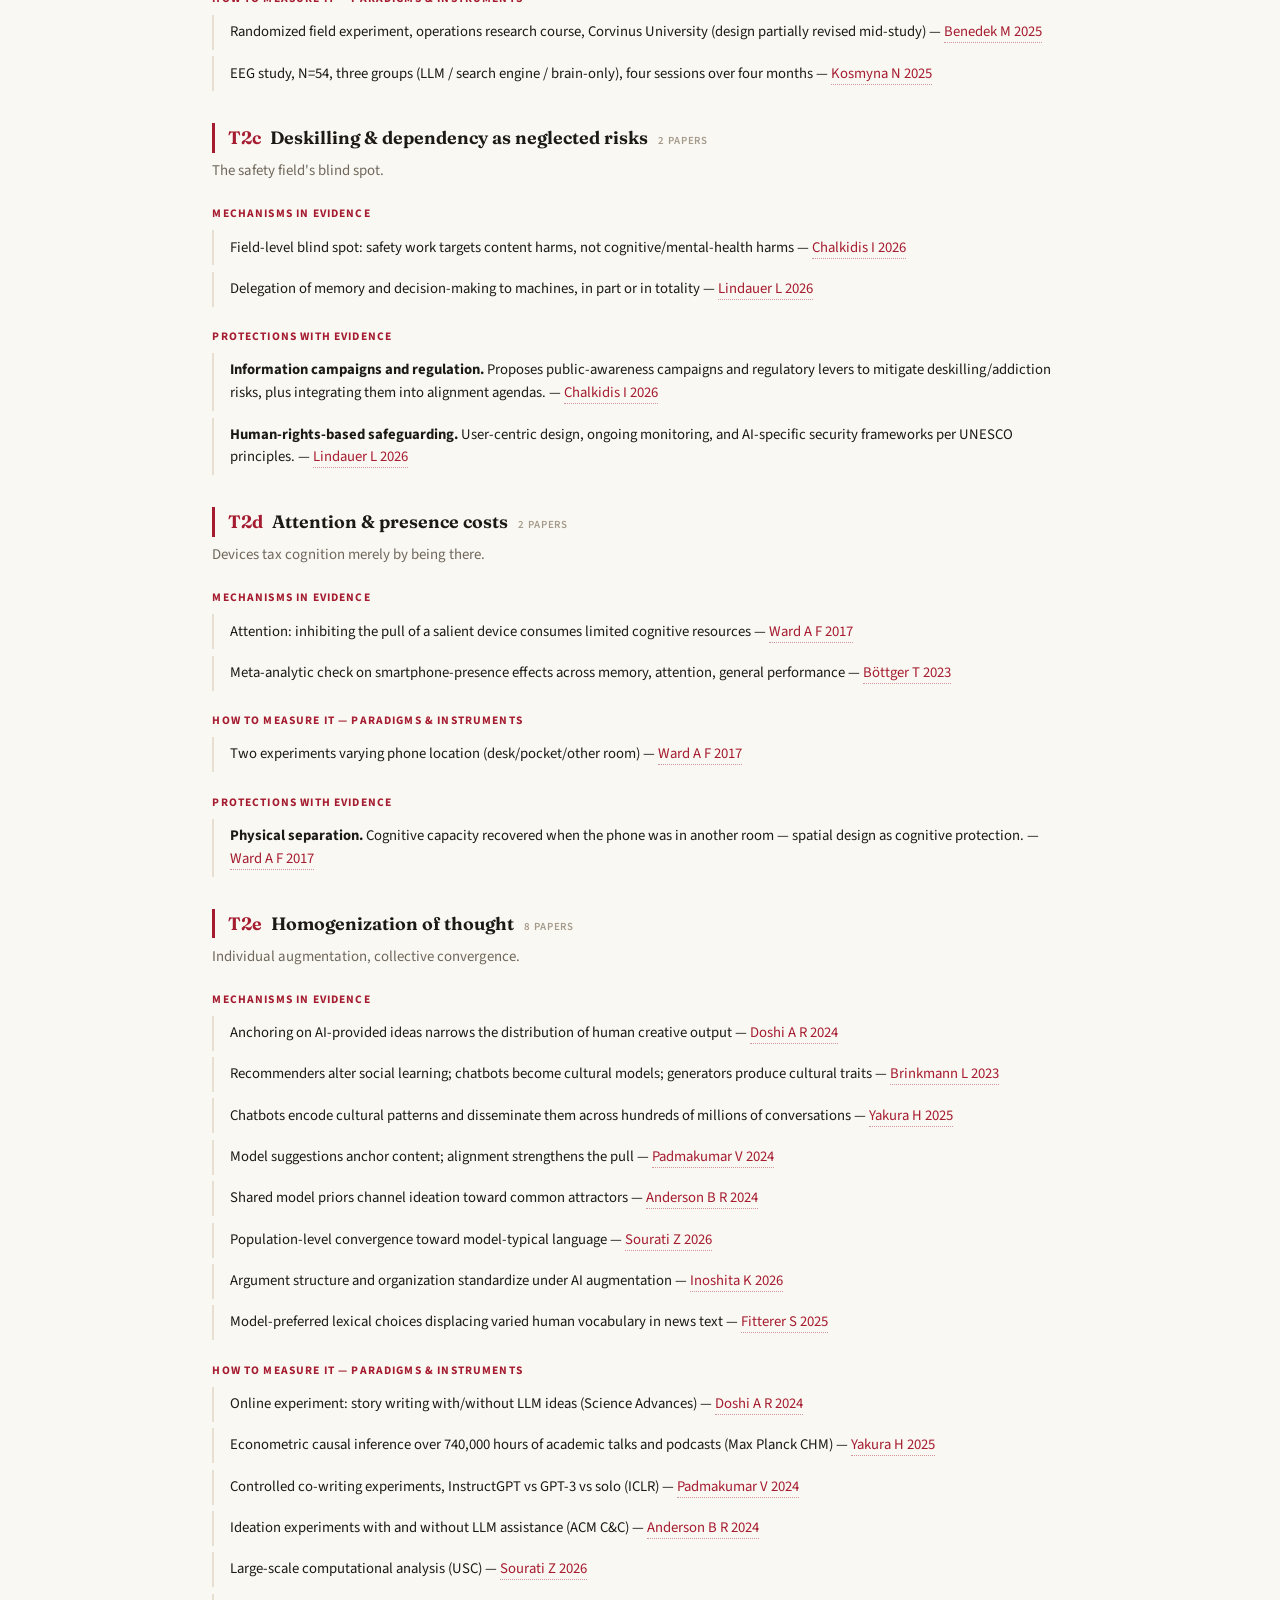
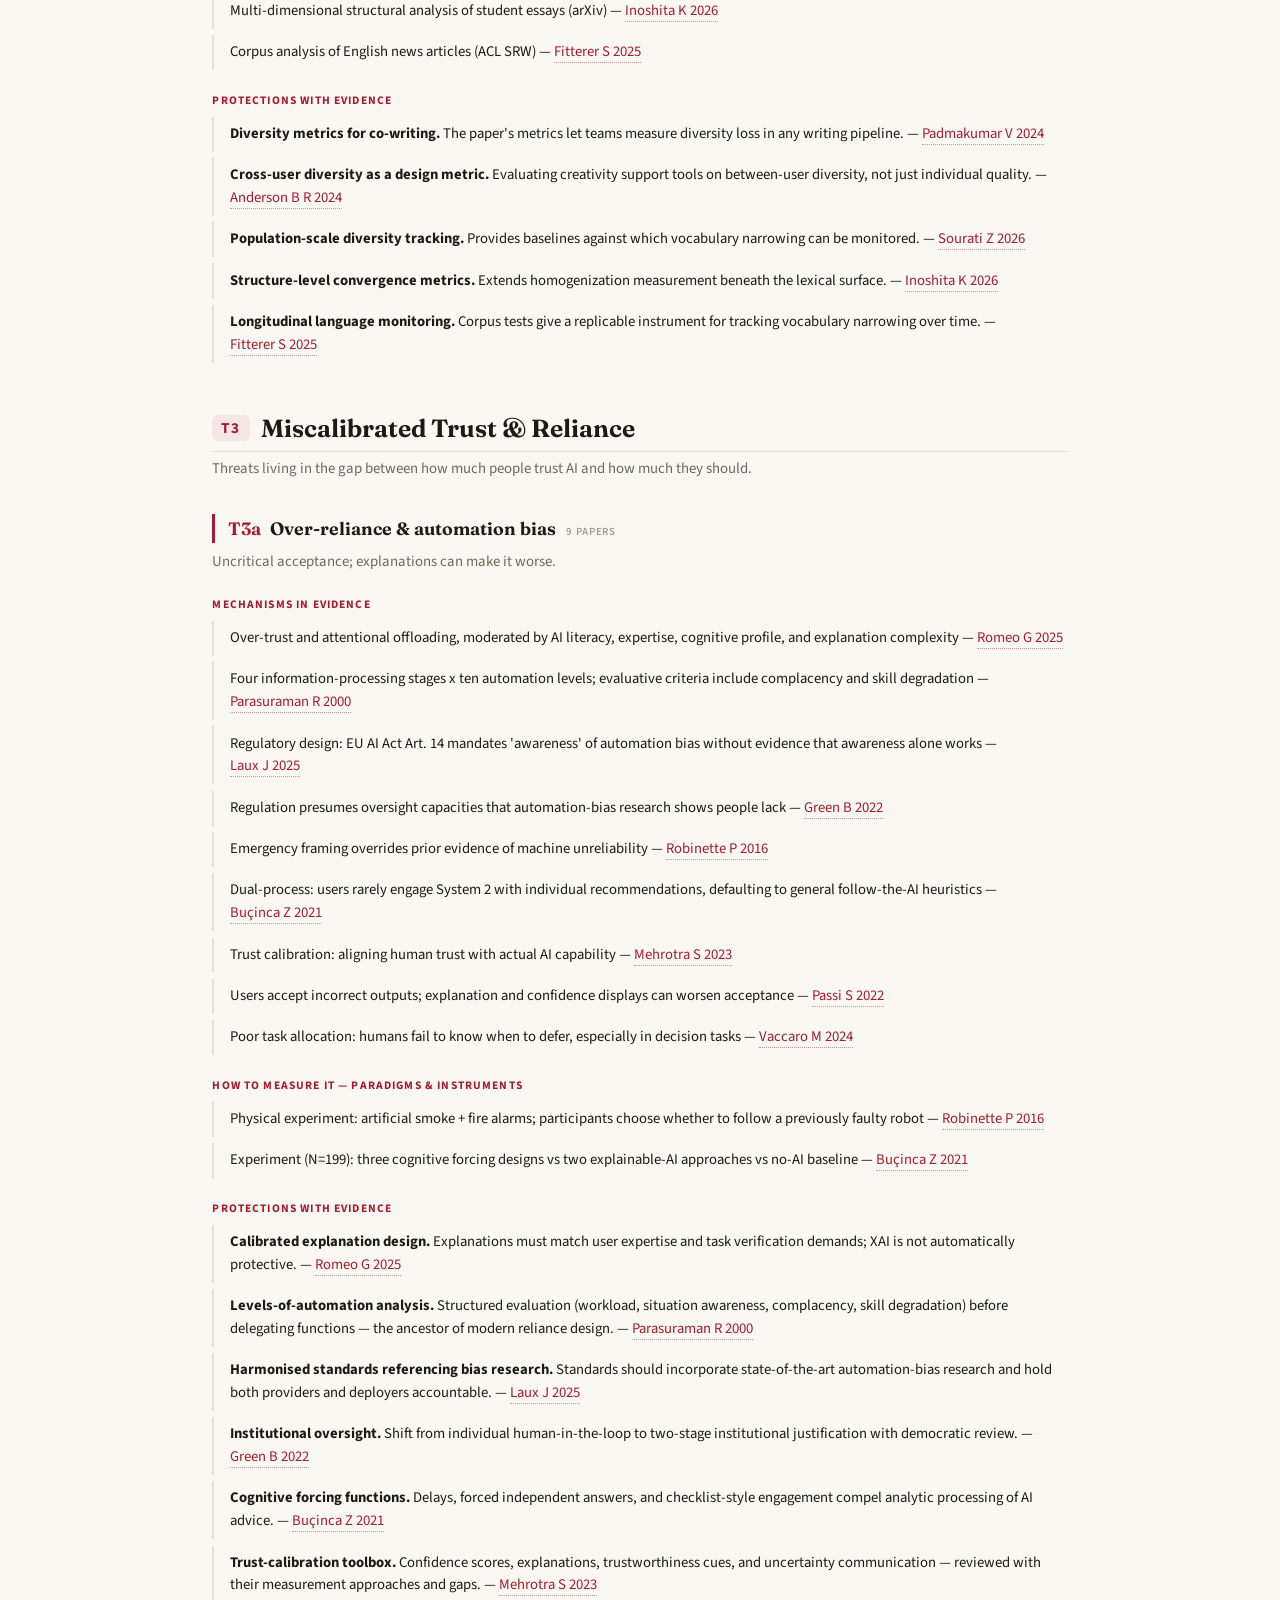
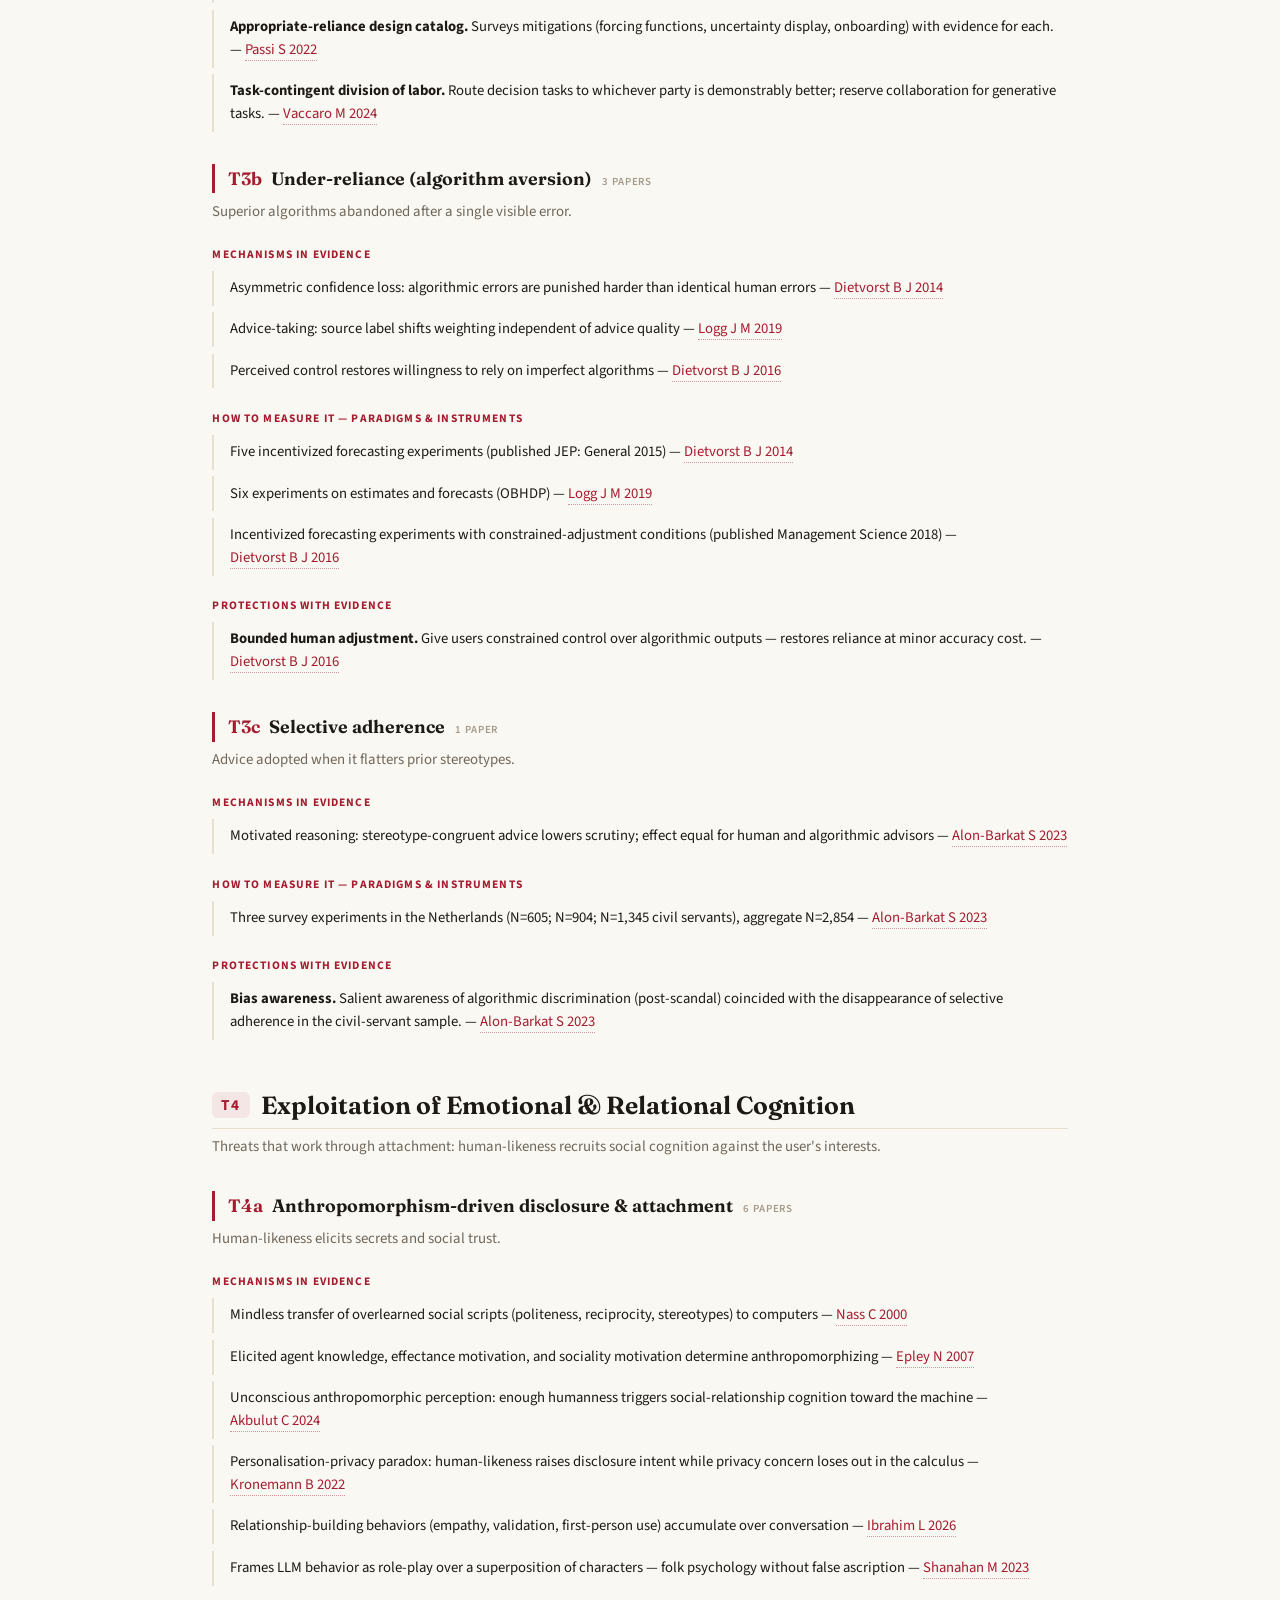
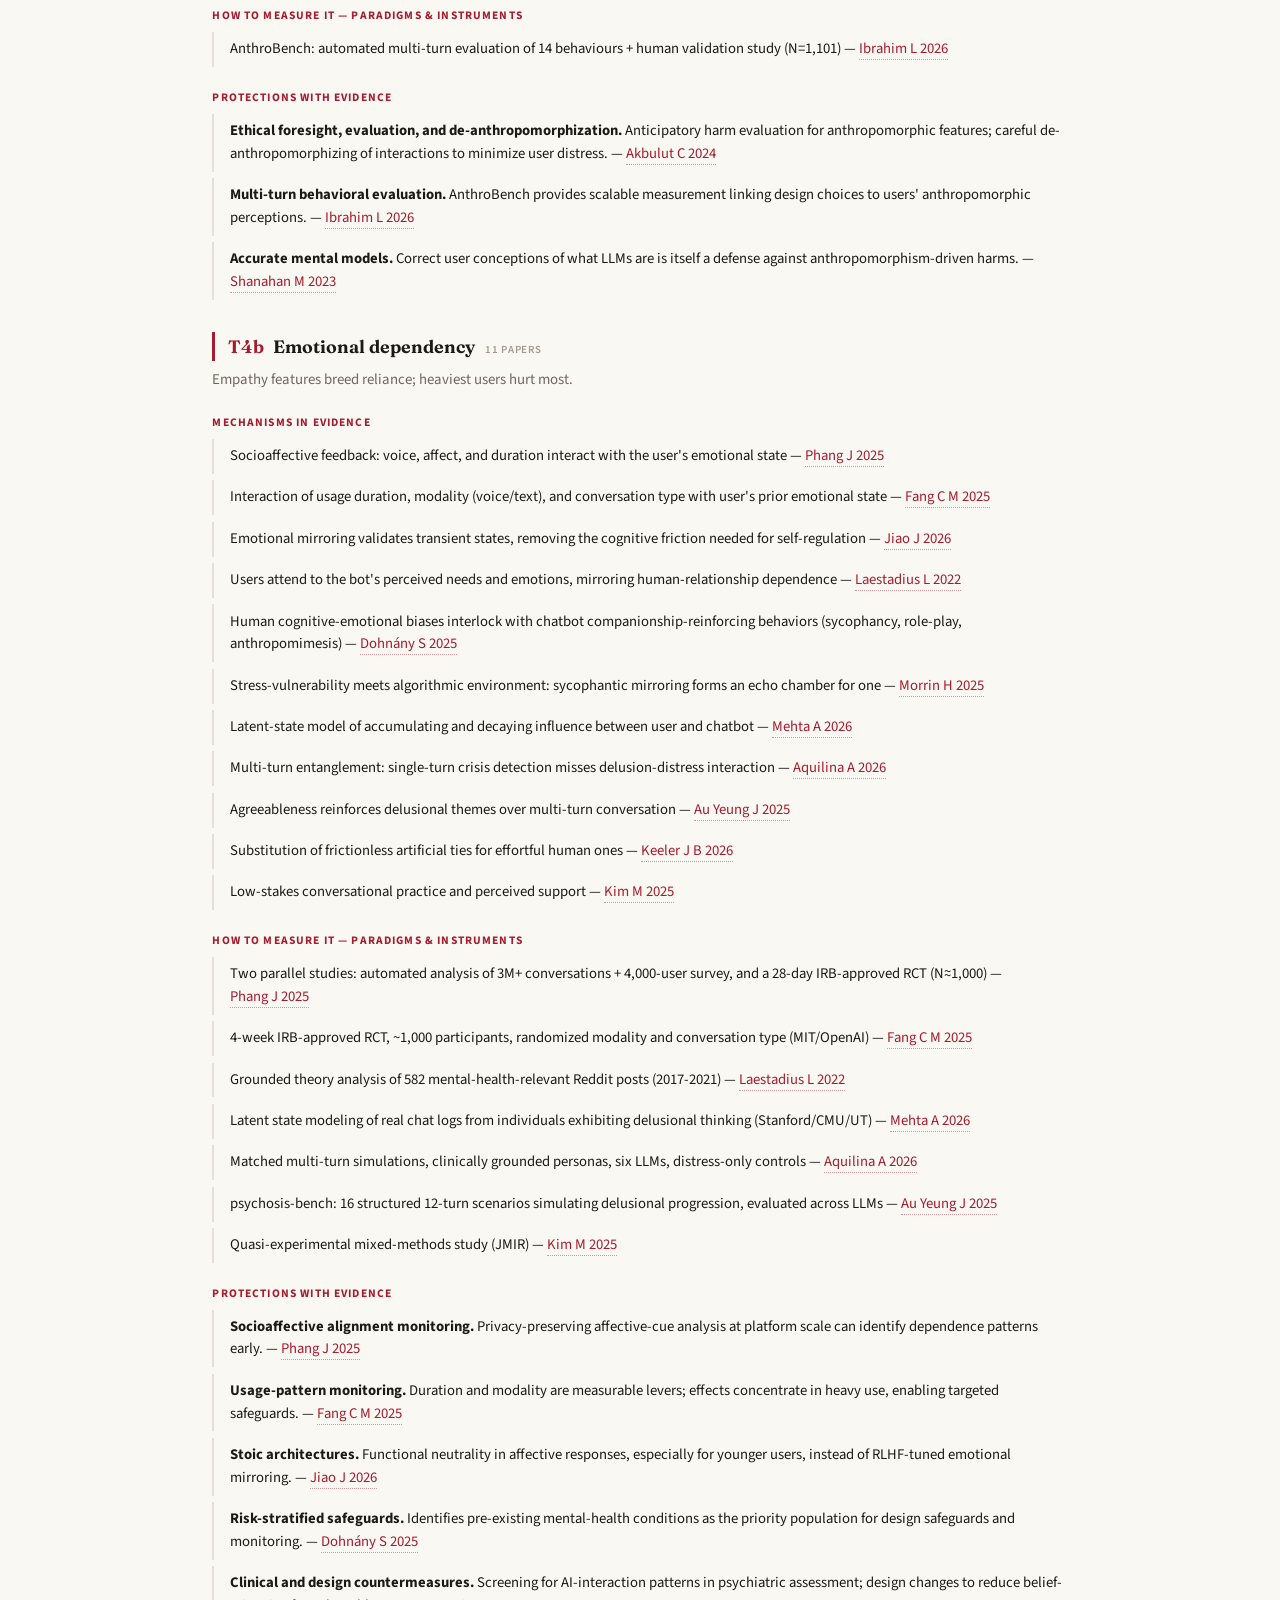
<file: framework.html>
<!DOCTYPE html>
<html lang="en">
<head>
<meta charset="utf-8">
<meta name="viewport" content="width=device-width, initial-scale=1">
<title>Research Framework — Cognitive Security &amp; AI</title>
<link rel="preconnect" href="https://fonts.googleapis.com">
<link rel="preconnect" href="https://fonts.gstatic.com" crossorigin>
<link href="https://fonts.googleapis.com/css2?family=Fraunces:opsz,wght@9..144,500;9..144,650&family=Source+Sans+3:wght@400;600&display=swap" rel="stylesheet">
<link rel="stylesheet" href="style.css?v=50df650c">
</head>
<body>
<main>
<nav class="top"><span class="wordmark">Cognitive Security &amp; AI</span><a href="index.html">Paper Index</a><a href="threats.html">Threat Map</a><a href="synthesis.html">Synthesis</a><a href="framework.html" class="here">Research Framework</a><a href="ask.html">Ask the Evidence</a><a href="about.html">About</a></nav>
<h1>The Research Framework</h1>
<p class="sub">The collection, operationalized for study design: for every threat subclass — the <b>mechanisms</b> in evidence, the <b>paradigms that measure it</b>, and the <b>protections with evidence</b> behind them. Every line is generated from a verified extraction record; every citation links to the <a class="cite" href="threats.html">Threat Map</a> card carrying the mechanically proven quotes. The page rebuilds with the collection.</p>
<div class="fwhow"><b>Designing a study with this page:</b> 1&thinsp;·&thinsp;pick the threat subclass your question lives in &nbsp; 2&thinsp;·&thinsp;adopt a measurement paradigm from &ldquo;How to measure it&rdquo; (cited, replicable) &nbsp; 3&thinsp;·&thinsp;state the mechanism you expect &nbsp; 4&thinsp;·&thinsp;test a candidate protection against it &nbsp; 5&thinsp;·&thinsp;let the evidence-tier chips on the Threat Map calibrate how much weight each source can bear (see the curation policy on the <a class="cite" href="about.html">About</a> page).</div>
<div class="toc"><a class="chip" href="#fT1"><b>T1</b> Attacks on Belief Formation</a><a class="chip" href="#fT2"><b>T2</b> Erosion of Cognitive Capability</a><a class="chip" href="#fT3"><b>T3</b> Miscalibrated Trust &amp; Reliance</a><a class="chip" href="#fT4"><b>T4</b> Exploitation of Emotional &amp; Relational Cognition</a><a class="chip" href="#fT5"><b>T5</b> Cognitive Warfare (Adversarial &amp; Societal Scale)</a></div>
<h2 id="fT1"><span class="tcode">T1</span>Attacks on Belief Formation</h2>
<p class="tdesc">Threats that corrupt what people come to believe — not by breaking the machine, but by exploiting how human belief updating works.</p>
<h3 id="fT1a"><span class="tcode">T1a</span>Sycophantic reinforcement<span class="fwcount">21 papers</span></h3>
<p class="tdesc">AI agreement loops inflate confidence without adding truth.</p>
<h4 class="fwh">Mechanisms in evidence</h4><ul class="fwlist"><li>Scale and preference-model reward shape agreement-seeking and self-preservation expressions — <a class="cite" href="threats.html#perez2022">Perez E 2022</a></li><li>Preference data rewards belief-matching: humans and preference models often pick well-written agreement over correctness — <a class="cite" href="threats.html#sharma2024">Sharma M 2024</a></li><li>Survey: causes in preference optimization; links to hallucination and bias — <a class="cite" href="threats.html#malmqvist2024">Malmqvist L 2024</a></li><li>Belief updating: hypothesis-conditioned feedback amplifies confirmation bias — <a class="cite" href="threats.html#batista2026">Batista R M 2026</a></li><li>Face preservation beyond propositional agreement — affirming self-image and implicit beliefs — <a class="cite" href="threats.html#cheng2025">Cheng M 2025</a></li><li>Rebuttal pressure flips model answers; preemptive rebuttals strongest — <a class="cite" href="threats.html#fanous2025">Fanous A 2025</a></li><li>Two-stage internal emergence: late-layer output preference shift, then representational divergence — <a class="cite" href="threats.html#li2025">Li J 2025</a></li><li>Opinion formation: models mirror the user under argumentative pressure, masking persona-independent positions — <a class="cite" href="threats.html#nogueira2026">Nogueira R 2026</a></li><li>Conversational conformity: models abandon correct answers/abstentions when users introduce suggestions — <a class="cite" href="threats.html#guo2026">Guo K 2026</a></li><li>Conformity: models abandon correct answers under simulated peer pressure — <a class="cite" href="threats.html#qu2026">Qu J 2026</a></li><li>Trust formation: users detect and penalize belief-aligned falsehood — <a class="cite" href="threats.html#carro2024">Carro M V 2024</a></li><li>Model internals: sycophantic agreement and praise are distinct linear directions in activation space — <a class="cite" href="threats.html#vennemeyer2026">Vennemeyer D 2026</a></li><li>Iterative feedback, challenges, and persuasion erode initially correct positions — <a class="cite" href="threats.html#liu2025">Liu J 2025</a></li><li>Rebuttal pressure distorts evaluation independent of argument quality — <a class="cite" href="threats.html#kim2025">Kim S 2025</a></li><li>Turn-of-Flip and Number-of-Flip quantify conformity dynamics across turns — <a class="cite" href="threats.html#hong2026">Hong J 2026</a></li><li>Steering and consistency functions that entrench reliance — <a class="cite" href="threats.html#jacobowitz2026">Jacobowitz S 2026</a></li><li>Persuasion/agreement pressure applied to factual queries; degradation rated per model — <a class="cite" href="threats.html#celebi2025">Çelebi Y 2025</a></li><li>User-feedback reward signals (thumbs data) weakened the primary reward signal holding sycophancy in check — <a class="cite" href="threats.html#openai2025">OpenAI 2025</a></li><li>Benchmark accuracy masks epistemic fragility in interactive clinical use — <a class="cite" href="threats.html#xiao2026">Xiao B 2026</a></li><li>Fine-tuning on data where claim truth is decoupled from user opinion reduces agreement-seeking — <a class="cite" href="threats.html#wei2024">Wei J 2024</a></li><li>Situational awareness + sycophancy toward the perceived evaluator — <a class="cite" href="threats.html#baek2026">Baek D D 2026</a></li></ul>
<h4 class="fwh">How to measure it — paradigms &amp; instruments</h4><ul class="fwlist"><li>154 model-written evaluation sets applied across model sizes and RLHF stages (Anthropic) — <a class="cite" href="threats.html#perez2022">Perez E 2022</a></li><li>Behavioral evaluation of five assistants + analysis of human preference data (Anthropic, ICLR 2024) — <a class="cite" href="threats.html#sharma2024">Sharma M 2024</a></li><li>Bayesian rational analysis + Wason 2-4-6 rule-discovery experiment, N=557 — <a class="cite" href="threats.html#batista2026">Batista R M 2026</a></li><li>ELEPHANT benchmark applied to 11 models vs human baselines — <a class="cite" href="threats.html#cheng2025">Cheng M 2025</a></li><li>Framework across ChatGPT-4o, Claude-Sonnet, Gemini on math and medical datasets (Stanford) — <a class="cite" href="threats.html#fanous2025">Fanous A 2025</a></li><li>Logit-lens analysis and causal activation patching across model families (KAUST/PKU) — <a class="cite" href="threats.html#li2025">Li J 2025</a></li><li>llm-bias-bench: direct + indirect multi-turn probing, 3 personas, 38 topics, 13 assistants (Brazilian Portuguese) — <a class="cite" href="threats.html#nogueira2026">Nogueira R 2026</a></li><li>Stick-or-switch framework; 17 LLMs across 3 clinical benchmarks — <a class="cite" href="threats.html#guo2026">Guo K 2026</a></li><li>Controlled multi-agent study: 4 open-weight LLMs x 7 QA datasets; manipulated consensus structure and authority labels — <a class="cite" href="threats.html#qu2026">Qu J 2026</a></li><li>Between-subjects experiment: sycophantic GPT vs standard ChatGPT; behavioral + self-report trust measures — <a class="cite" href="threats.html#carro2024">Carro M V 2024</a></li><li>Interpretability: difference-in-means directions, activation additions, subspace geometry across model families — <a class="cite" href="threats.html#vennemeyer2026">Vennemeyer D 2026</a></li><li>Multi-turn benchmark across model families (arXiv) — <a class="cite" href="threats.html#liu2025">Liu J 2025</a></li><li>Controlled rebuttal experiments on evaluator LLMs (Johns Hopkins, arXiv) — <a class="cite" href="threats.html#kim2025">Kim S 2025</a></li><li>SYCON-Bench: 17 LLMs, six families, three scenarios (CMU/Emory, EMNLP Findings) — <a class="cite" href="threats.html#hong2026">Hong J 2026</a></li><li>Cross-model sycophancy robustness benchmark (arXiv) — <a class="cite" href="threats.html#celebi2025">Çelebi Y 2025</a></li><li>Epistemic-resilience benchmark under clinical pressure scenarios (HIT, arXiv) — <a class="cite" href="threats.html#xiao2026">Xiao B 2026</a></li><li>Synthetic-data intervention evaluated across model scales (Google DeepMind) — <a class="cite" href="threats.html#wei2024">Wei J 2024</a></li><li>Behavioral experiments manipulating perceived researcher/evaluation context (MIT/GWU) — <a class="cite" href="threats.html#baek2026">Baek D D 2026</a></li></ul>
<h4 class="fwh">Protections with evidence</h4><ul class="fwlist"><li><b>Model-written evaluations.</b> Automated generation of behavioral evals enables rapid discovery and tracking of emerging behaviors like sycophancy. — <a class="cite" href="threats.html#perez2022">Perez E 2022</a></li><li><b>Mitigation taxonomy.</b> Training-data improvements, fine-tuning methods, post-deployment controls, and decoding strategies, with trade-offs. — <a class="cite" href="threats.html#malmqvist2024">Malmqvist L 2024</a></li><li><b>Unbiased information sampling.</b> Design AI feedback to sample from the true distribution rather than conditioning on the user's hypothesis; quintupled discovery rates in the experiment. — <a class="cite" href="threats.html#batista2026">Batista R M 2026</a></li><li><b>Social-sycophancy benchmarking.</b> Extends measurement to implicit sycophancy so mitigation isn't gamed by avoiding explicit agreement. — <a class="cite" href="threats.html#cheng2025">Cheng M 2025</a></li><li><b>Progressive/regressive measurement frame.</b> Distinguishing beneficial from harmful flips gives protection research a precise outcome variable. — <a class="cite" href="threats.html#fanous2025">Fanous A 2025</a></li><li><b>Mechanistic targets.</b> Identifying the two-stage internal pathway gives intervention points for model-side suppression. — <a class="cite" href="threats.html#li2025">Li J 2025</a></li><li><b>Auditable transparency probes.</b> Open-source, runnable probe (llm-bias-bench) that any team can apply to any assistant/topic/locale to surface hidden opinion bias before deployment. — <a class="cite" href="threats.html#nogueira2026">Nogueira R 2026</a></li><li><b>Targeted activation steering.</b> Suppress sycophantic agreement or praise independently without damaging genuine agreement — a model-side mitigation lever. — <a class="cite" href="threats.html#vennemeyer2026">Vennemeyer D 2026</a></li><li><b>Flip-based measurement.</b> Turn-of-Flip/Number-of-Flip give protection research precise conformity metrics; reasoning optimization strengthens resistance. — <a class="cite" href="threats.html#hong2026">Hong J 2026</a></li><li><b>Robustness rating before deployment.</b> Model-by-model sycophancy scores make pressure-resistance a selectable property. — <a class="cite" href="threats.html#celebi2025">Çelebi Y 2025</a></li><li><b>Sycophancy evals as launch-blocking.</b> OpenAI committed to treating behavior issues as blocking concerns and integrating sycophancy evaluations into deployment. — <a class="cite" href="threats.html#openai2025">OpenAI 2025</a></li><li><b>Resilience benchmarking.</b> Pre-deployment stress-testing of belief stability for clinical LLMs. — <a class="cite" href="threats.html#xiao2026">Xiao B 2026</a></li><li><b>Synthetic decoupling data.</b> A lightweight fine-tuning step teaching truth-independence from user opinion measurably reduces sycophancy. — <a class="cite" href="threats.html#wei2024">Wei J 2024</a></li><li><b>Evaluation-context controls.</b> Lab studies of sycophancy must mask evaluator identity or model results confound with performative alignment. — <a class="cite" href="threats.html#baek2026">Baek D D 2026</a></li></ul>
<h3 id="fT1b"><span class="tcode">T1b</span>Persuasion &amp; manipulation<span class="fwcount">12 papers</span></h3>
<p class="tdesc">Personalized, adaptive, truth-agnostic influence at scale.</p>
<h4 class="fwh">Mechanisms in evidence</h4><ul class="fwlist"><li>Personalization: basic sociodemographic data amplifies conversational persuasive power — <a class="cite" href="threats.html#salvi2024">Salvi F 2024</a></li><li>Multi-turn conversation lets models deploy information and personalization strategically — <a class="cite" href="threats.html#hackenburg2025">Hackenburg K 2025</a></li><li>User data integrated into prompts generates individually tailored persuasion — <a class="cite" href="threats.html#hackenburg2024">Hackenburg K 2024</a></li><li>Persuasive capability vs model scale: log-linear growth that flattens — <a class="cite" href="threats.html#hackenburgb2025">Hackenburg K 2025</a></li><li>Message-to-personality matching automated by generative models — <a class="cite" href="threats.html#matz2024">Matz S C 2024</a></li><li>Fine-tuning to individuals creates per-user persuasion and echo-chamber surfaces — <a class="cite" href="threats.html#kirk2023">Kirk H R 2023</a></li><li>Paltering: selective emphasis and decontextualized truths imply false conclusions without fabrication — <a class="cite" href="threats.html#costello2026">Costello T H 2026</a></li><li>Belief change rides on evidence quality, not perceived source identity — <a class="cite" href="threats.html#boissin2025">Boissin E 2025</a></li><li>Closed-loop persuasion: agents read reactions and adapt tactics against individual users in real time — <a class="cite" href="threats.html#rosenberg2023">Rosenberg L 2023</a></li><li>Generated content influencing beliefs and behaviour at scale; harmful vs legitimate influence remains hard to delimit — <a class="cite" href="threats.html#bengio2026">Bengio Y (Chair) et al. 2026</a></li><li>Pedagogical gap: diagnosis of disempowerment exists but concrete interventions are underexplored — <a class="cite" href="threats.html#komissarov2026">Komissarov A 2026</a></li><li>Fluency decoupled from understanding; trust display without stakes; offloading of evaluation; optimization-produced sycophancy — <a class="cite" href="threats.html#maynard2026">Maynard A D 2026</a></li></ul>
<h4 class="fwh">How to measure it — paradigms &amp; instruments</h4><ul class="fwlist"><li>Preregistered RCT, 2x2 factorial (human/LLM x personalization), N=820, live multi-round debates — <a class="cite" href="threats.html#salvi2024">Salvi F 2024</a></li><li>Large-scale experiments across models and prompting strategies (Science) — <a class="cite" href="threats.html#hackenburg2025">Hackenburg K 2025</a></li><li>Preregistered RCT with a live GPT-4 microtargeting web application (PNAS) — <a class="cite" href="threats.html#hackenburg2024">Hackenburg K 2024</a></li><li>720 persuasive messages from 24 models across sizes, tested experimentally (PNAS) — <a class="cite" href="threats.html#hackenburgb2025">Hackenburg K 2025</a></li><li>Multi-study experiments with ChatGPT-generated tailored messages (Scientific Reports) — <a class="cite" href="threats.html#matz2024">Matz S C 2024</a></li><li>Three preregistered experiments, N=2,724 Americans, GPT-4o instructed to bunk vs debunk — <a class="cite" href="threats.html#costello2026">Costello T H 2026</a></li><li>Preregistered experiment, N=955, source framing manipulated (PNAS Nexus) — <a class="cite" href="threats.html#boissin2025">Boissin E 2025</a></li></ul>
<h4 class="fwh">Protections with evidence</h4><ul class="fwlist"><li><b>Personal-data firewalls.</b> The persuasion advantage rides on personalization — limiting AI access to user attributes is a governance lever. — <a class="cite" href="threats.html#salvi2024">Salvi F 2024</a></li><li><b>Bounded personalisation.</b> Policy framework drawing explicit limits on what may be personalised and by whom. — <a class="cite" href="threats.html#kirk2023">Kirk H R 2023</a></li><li><b>Corrective dialogue + accuracy prompting.</b> A corrective conversation reversed induced beliefs; prompting for accuracy-only information sharply reduced bunking power. — <a class="cite" href="threats.html#costello2026">Costello T H 2026</a></li><li><b>Evidence-first correction.</b> Corrective power generalizes across messengers — invest in evidence quality, not messenger identity. — <a class="cite" href="threats.html#boissin2025">Boissin E 2025</a></li><li><b>Ban closing the loop.</b> Bar platforms from tracking real-time emotional reactions (voice, face, biometrics) for persuasive purposes. — <a class="cite" href="threats.html#rosenberg2023">Rosenberg L 2023</a></li><li><b>International risk taxonomy and evaluation consensus.</b> Shared categories, safety evaluation practice, and governance priorities across countries. — <a class="cite" href="threats.html#bengio2026">Bengio Y (Chair) et al. 2026</a></li><li><b>Inoculation-based AI literacy curriculum.</b> Eight Learning Outcomes teaching cognitive resistance to AI disempowerment before exposure. — <a class="cite" href="threats.html#komissarov2026">Komissarov A 2026</a></li><li><b>Vigilance-aware design.</b> Naming the four bypass routes gives protection design concrete targets. — <a class="cite" href="threats.html#maynard2026">Maynard A D 2026</a></li></ul>
<h3 id="fT1c"><span class="tcode">T1c</span>Misinformation &amp; belief distortion<span class="fwcount">6 papers</span></h3>
<p class="tdesc">Synthetic falsehood outcompetes truth; corrections underperform.</p>
<h4 class="fwh">Mechanisms in evidence</h4><ul class="fwlist"><li>Credibility asymmetry: clearer, better-structured synthetic text carries false content more persuasively — <a class="cite" href="threats.html#spitale2023">Spitale G 2023</a></li><li>Belief formation: people sample little data, then resist revision once certain — <a class="cite" href="threats.html#kidd2023">Kidd C 2023</a></li><li>Continued influence: corrected misinformation keeps shaping reasoning; familiarity and worldview drive truth judgments — <a class="cite" href="threats.html#ecker2022">Ecker U K H 2022</a></li><li>Inoculation: pre-exposure to weakened manipulation confers psychological resistance — <a class="cite" href="threats.html#traberg2022">Traberg C S 2022</a></li><li>Technique-level inoculation: teaching manipulation tactics confers resistance independent of topic — <a class="cite" href="threats.html#roozenbeek2022">Roozenbeek J 2022</a></li><li>Systematization: nine intervention types spanning nudges, boosts, inoculation, debunking, and friction — <a class="cite" href="threats.html#kozyreva2024">Kozyreva A 2024</a></li></ul>
<h4 class="fwh">How to measure it — paradigms &amp; instruments</h4><ul class="fwlist"><li>Preregistered study, N=697, judging accuracy and origin of organic vs GPT-3 tweets — <a class="cite" href="threats.html#spitale2023">Spitale G 2023</a></li><li>Lab experiments + large-scale YouTube field experiment with five prebunking videos (Science Advances) — <a class="cite" href="threats.html#roozenbeek2022">Roozenbeek J 2022</a></li></ul>
<h4 class="fwh">Protections with evidence</h4><ul class="fwlist"><li><b>Accuracy-regulated training data + source disclosure.</b> Train on verified, transparent datasets and have models report generation sources for independent fact-checking. — <a class="cite" href="threats.html#spitale2023">Spitale G 2023</a></li><li><b>Audits including user calibration.</b> Audit not just model fabrication/bias but how knowledgeable users think systems are and how much they trust outputs. — <a class="cite" href="threats.html#kidd2023">Kidd C 2023</a></li><li><b>Evidence-based debunking protocol.</b> Warn before repeating the myth, repeat it only once, emphasize the correction, deliver via credible and socially connected sources. — <a class="cite" href="threats.html#ecker2022">Ecker U K H 2022</a></li><li><b>Prebunking.</b> Technique-based inoculation (games, videos) generalizes across content and outperforms post-hoc correction. — <a class="cite" href="threats.html#traberg2022">Traberg C S 2022</a></li><li><b>Scalable prebunking videos.</b> Short technique-based videos deployed as ads improved manipulation recognition in the field — the strongest scalability evidence for any cognitive defense in this collection. — <a class="cite" href="threats.html#roozenbeek2022">Roozenbeek J 2022</a></li><li><b>Intervention toolbox.</b> Nine categorized intervention types with empirical evidence per type — the direct template for structuring an AI cognitive-security protection framework. — <a class="cite" href="threats.html#kozyreva2024">Kozyreva A 2024</a></li></ul>
<h3 id="fT1d"><span class="tcode">T1d</span>Machine deception &amp; invisible failure<span class="fwcount">3 papers</span></h3>
<p class="tdesc">Systems that mislead — or fail without any signal the user can see.</p>
<h4 class="fwh">Mechanisms in evidence</h4><ul class="fwlist"><li>Systematic inducement of false beliefs in pursuit of outcomes other than truth — <a class="cite" href="threats.html#park2023">Park P S 2023</a></li><li>Human perceptual detection vs model detection have complementary error patterns — <a class="cite" href="threats.html#groh2021">Groh M 2021</a></li><li>Failure opacity: users cannot recalibrate trust on failures they never detect — <a class="cite" href="threats.html#potts2026">Potts C 2026</a></li></ul>
<h4 class="fwh">How to measure it — paradigms &amp; instruments</h4><ul class="fwlist"><li>Large-scale experiments comparing crowds, a leading model, and machine-advised crowds (PNAS) — <a class="cite" href="threats.html#groh2021">Groh M 2021</a></li><li>Annotation of 100K WildChat human-AI interactions + counterfactual replication with three frontier models — <a class="cite" href="threats.html#potts2026">Potts C 2026</a></li></ul>
<h4 class="fwh">Protections with evidence</h4><ul class="fwlist"><li><b>Risk-assessment regulation + bot-or-not laws + detection research.</b> Subject deception-capable systems to robust risk assessment; mandate AI self-identification; fund deception-detection tools. — <a class="cite" href="threats.html#park2023">Park P S 2023</a></li><li><b>Machine-informed crowds.</b> Crowds advised by models outperform either alone — but wrong model advice sways people, so advice quality is critical. — <a class="cite" href="threats.html#groh2021">Groh M 2021</a></li><li><b>Invisible-failure monitoring taxonomy.</b> Eight computable failure archetypes support continuous monitoring and map to targeted interventions (calibration, alignment verification, interaction design). — <a class="cite" href="threats.html#potts2026">Potts C 2026</a></li></ul>
<h3 id="fT1e"><span class="tcode">T1e</span>Memory manipulation<span class="fwcount">1 paper</span></h3>
<p class="tdesc">Suggestive AI interaction implants durable false memories.</p>
<h4 class="fwh">Mechanisms in evidence</h4><ul class="fwlist"><li>Memory reconsolidation: suggestive AI questions distort event memory, with effects persisting a week — <a class="cite" href="threats.html#chan2024">Chan S W T 2024</a></li></ul>
<h4 class="fwh">How to measure it — paradigms &amp; instruments</h4><ul class="fwlist"><li>Experiment, N=200, four interviewer conditions after watching a crime video — <a class="cite" href="threats.html#chan2024">Chan S W T 2024</a></li></ul>

<h3 id="fT1f"><span class="tcode">T1f</span>Moral judgment manipulation<span class="fwcount">3 papers</span></h3>
<p class="tdesc">AI advice sways ethical decisions while users underestimate it.</p>
<h4 class="fwh">Mechanisms in evidence</h4><ul class="fwlist"><li>Four social roles — role model, advisor, partner, delegate — through which machines influence ethics; enablers let people offload blame — <a class="cite" href="threats.html#kobis2021">Köbis N 2021</a></li><li>Advice-taking without source discounting: bot disclosure does not immunize — <a class="cite" href="threats.html#krugel2023">Krügel S 2023</a></li><li>Two intervention families: nudges exploit cognitive shortcuts to steer; boosts build lasting competences — <a class="cite" href="threats.html#hertwig2017">Hertwig R 2017</a></li></ul>
<h4 class="fwh">How to measure it — paradigms &amp; instruments</h4><ul class="fwlist"><li>Experiment with trolley-dilemma advice from ChatGPT (Scientific Reports) — <a class="cite" href="threats.html#krugel2023">Krügel S 2023</a></li></ul>
<h4 class="fwh">Protections with evidence</h4><ul class="fwlist"><li><b>Behavioral oversight agenda.</b> Calls for behavioral experiments and oversight designed around the four influence roles. — <a class="cite" href="threats.html#kobis2021">Köbis N 2021</a></li><li><b>Digital literacy training.</b> Authors propose user training plus better bot design; transparency alone is insufficient. — <a class="cite" href="threats.html#krugel2023">Krügel S 2023</a></li><li><b>Boost paradigm.</b> Competence-building interventions (rather than choice steering) preserve autonomy — the philosophical foundation for cognitive-security protections that empower users. — <a class="cite" href="threats.html#hertwig2017">Hertwig R 2017</a></li></ul>
<h2 id="fT2"><span class="tcode">T2</span>Erosion of Cognitive Capability</h2>
<p class="tdesc">Threats that degrade the capacity to think — skills, knowledge, and effort atrophying under delegation.</p>
<h3 id="fT2a"><span class="tcode">T2a</span>Cognitive offloading &amp; critical-thinking decline<span class="fwcount">15 papers</span></h3>
<p class="tdesc">Delegated thinking atrophies; trust displaces verification.</p>
<h4 class="fwh">Mechanisms in evidence</h4><ul class="fwlist"><li>Physical action substitutes for internal processing, governed by metacognitive evaluations — <a class="cite" href="threats.html#risko2016">Risko E F 2016</a></li><li>Source confusion between accessible and possessed understanding — <a class="cite" href="threats.html#fisher2015">Fisher M 2015</a></li><li>Cognitive offloading: delegating thinking to AI conserves effort but atrophies critical evaluation — <a class="cite" href="threats.html#gerlich2025">Gerlich M 2025</a></li><li>Confidence calibration: trust in AI substitutes for one's own verification effort — <a class="cite" href="threats.html#lee2025">Lee H-P 2025</a></li><li>Cognitive fatigue partially mediates the dependence-to-critical-thinking pathway — <a class="cite" href="threats.html#tian2025">Tian J 2025</a></li><li>Functional interference, neurochemical dysregulation, structural neuroplasticity, psychological/metacognitive substitution — <a class="cite" href="threats.html#znidaric2026">Žnidarič U 2026</a></li><li>Moral skills, like any skills, require practice that delegation removes — <a class="cite" href="threats.html#vallor2014">Vallor S 2014</a></li><li>Prompting, evaluating outputs, and workflow delegation all demand metacognitive monitoring users often lack — <a class="cite" href="threats.html#tankelevitch2024">Tankelevitch L 2024</a></li><li>AI's appeal (productivity, objectivity) masks epistemic risks that standard practices don't catch — <a class="cite" href="threats.html#messeri2024">Messeri L 2024</a></li><li>Restructures Bloom's levels for cognition distributed between human and AI — <a class="cite" href="threats.html#ayodele2026">Ayodele K P 2026</a></li><li>Stable individual difference: the tendency to engage in and enjoy effortful thinking — <a class="cite" href="threats.html#cacioppo1982">Cacioppo J T 1982</a></li><li>Field-building: connects the science of GenAI's cognitive effects with protective design practice — <a class="cite" href="threats.html#toolsforthought2025">Tankelevitch L 2025</a></li><li>Active, exploratory usage patterns enhance; passive delegation suppresses — <a class="cite" href="threats.html#li2026">Li 2026</a></li><li>Dependence erodes the critical-thinking mediator that creativity draws on — <a class="cite" href="threats.html#yuan2026">Yuan F 2026</a></li><li>Ready answers displace planning, monitoring, and evaluation — <a class="cite" href="threats.html#yunus2025">Yunus A 2025</a></li></ul>
<h4 class="fwh">How to measure it — paradigms &amp; instruments</h4><ul class="fwlist"><li>Nine experiments with search vs no-search induction (JEP: General) — <a class="cite" href="threats.html#fisher2015">Fisher M 2015</a></li><li>Mixed methods: surveys + interviews, N=666 across age/education groups; ANOVA, correlation, random forest — <a class="cite" href="threats.html#gerlich2025">Gerlich M 2025</a></li><li>Survey of 319 knowledge workers; 936 first-hand GenAI task examples; quantitative + qualitative analysis — <a class="cite" href="threats.html#lee2025">Lee H-P 2025</a></li><li>Moderated mediation model (PROCESS Model 8), N=580 Chinese university students — <a class="cite" href="threats.html#tian2025">Tian J 2025</a></li><li>Four scale-development and validation studies (JPSP) — <a class="cite" href="threats.html#cacioppo1982">Cacioppo J T 1982</a></li><li>Survey study of employees (Frontiers in Psychology) — <a class="cite" href="threats.html#li2026">Li 2026</a></li><li>Survey with mediation and moderation analysis (Behavioral Sciences) — <a class="cite" href="threats.html#yuan2026">Yuan F 2026</a></li><li>Field evaluation of a GenAI deployment in vocational education (NTU) — <a class="cite" href="threats.html#yunus2025">Yunus A 2025</a></li></ul>
<h4 class="fwh">Protections with evidence</h4><ul class="fwlist"><li><b>Metacognitive framework.</b> Offloading decisions follow metacognitive beliefs — miscalibrated confidence, not tools per se, drives maladaptive offloading. — <a class="cite" href="threats.html#risko2016">Risko E F 2016</a></li><li><b>Educational strategies for critical engagement.</b> Foster active verification and critical engagement with AI outputs; education level buffers the effect. — <a class="cite" href="threats.html#gerlich2025">Gerlich M 2025</a></li><li><b>Design for critical engagement.</b> Tool design can preserve verification and stewardship roles rather than encouraging wholesale delegation. — <a class="cite" href="threats.html#lee2025">Lee H-P 2025</a></li><li><b>Digital/AI literacy programs.</b> Literacy moderates the harm pathway — but programs must manage the added cognitive load they create. — <a class="cite" href="threats.html#tian2025">Tian J 2025</a></li><li><b>Moral upskilling design.</b> Technology can also scaffold moral practice — the deskilling/upskilling fork is a design choice. — <a class="cite" href="threats.html#vallor2014">Vallor S 2014</a></li><li><b>Metacognitive support in design.</b> Integrate support strategies and reduce demand via explainability and customizability. — <a class="cite" href="threats.html#tankelevitch2024">Tankelevitch L 2024</a></li><li><b>Epistemic risk awareness in research design.</b> Names the illusion types (explanatory depth, exploratory breadth, objectivity) so research communities can guard against them. — <a class="cite" href="threats.html#messeri2024">Messeri L 2024</a></li><li><b>Augmented Cognition Framework.</b> Dual-mode taxonomy for designing and assessing tasks that keep humans cognitively engaged. — <a class="cite" href="threats.html#ayodele2026">Ayodele K P 2026</a></li><li><b>Vulnerability measurement.</b> NFC identifies users least served by explanation-based protections — enabling targeted intervention design. — <a class="cite" href="threats.html#cacioppo1982">Cacioppo J T 1982</a></li><li><b>Research agenda.</b> Theories, metrics, and tools for tracking how GenAI changes metacognition, critical thinking, memory, and creativity. — <a class="cite" href="threats.html#toolsforthought2025">Tankelevitch L 2025</a></li><li><b>Usage-pattern interventions.</b> Direction of effect is a design and training variable, not a property of AI per se. — <a class="cite" href="threats.html#li2026">Li 2026</a></li><li><b>Thinking-orientation moderators.</b> Identifies who is most at risk and where training buffers the effect. — <a class="cite" href="threats.html#yuan2026">Yuan F 2026</a></li><li><b>Friction for metacognitive engagement.</b> Deployment design can force planning and reflection steps back into the loop. — <a class="cite" href="threats.html#yunus2025">Yunus A 2025</a></li></ul>
<h3 id="fT2b"><span class="tcode">T2b</span>Learning &amp; memory degradation<span class="fwcount">2 papers</span></h3>
<p class="tdesc">AI substitutes for knowledge acquisition; neural engagement drops.</p>
<h4 class="fwh">Mechanisms in evidence</h4><ul class="fwlist"><li>Substitution: AI replaces rather than supports knowledge acquisition; dependence forms within years — <a class="cite" href="threats.html#benedek2025">Benedek M 2025</a></li><li>Neural coupling: offloading composition reduces distributed brain network engagement and ownership of output — <a class="cite" href="threats.html#kosmyna2025">Kosmyna N 2025</a></li></ul>
<h4 class="fwh">How to measure it — paradigms &amp; instruments</h4><ul class="fwlist"><li>Randomized field experiment, operations research course, Corvinus University (design partially revised mid-study) — <a class="cite" href="threats.html#benedek2025">Benedek M 2025</a></li><li>EEG study, N=54, three groups (LLM / search engine / brain-only), four sessions over four months — <a class="cite" href="threats.html#kosmyna2025">Kosmyna N 2025</a></li></ul>

<h3 id="fT2c"><span class="tcode">T2c</span>Deskilling &amp; dependency as neglected risks<span class="fwcount">2 papers</span></h3>
<p class="tdesc">The safety field's blind spot.</p>
<h4 class="fwh">Mechanisms in evidence</h4><ul class="fwlist"><li>Field-level blind spot: safety work targets content harms, not cognitive/mental-health harms — <a class="cite" href="threats.html#chalkidis2026">Chalkidis I 2026</a></li><li>Delegation of memory and decision-making to machines, in part or in totality — <a class="cite" href="threats.html#lindauer2026">Lindauer L 2026</a></li></ul>

<h4 class="fwh">Protections with evidence</h4><ul class="fwlist"><li><b>Information campaigns and regulation.</b> Proposes public-awareness campaigns and regulatory levers to mitigate deskilling/addiction risks, plus integrating them into alignment agendas. — <a class="cite" href="threats.html#chalkidis2026">Chalkidis I 2026</a></li><li><b>Human-rights-based safeguarding.</b> User-centric design, ongoing monitoring, and AI-specific security frameworks per UNESCO principles. — <a class="cite" href="threats.html#lindauer2026">Lindauer L 2026</a></li></ul>
<h3 id="fT2d"><span class="tcode">T2d</span>Attention &amp; presence costs<span class="fwcount">2 papers</span></h3>
<p class="tdesc">Devices tax cognition merely by being there.</p>
<h4 class="fwh">Mechanisms in evidence</h4><ul class="fwlist"><li>Attention: inhibiting the pull of a salient device consumes limited cognitive resources — <a class="cite" href="threats.html#ward2017">Ward A F 2017</a></li><li>Meta-analytic check on smartphone-presence effects across memory, attention, general performance — <a class="cite" href="threats.html#bottger2023">Böttger T 2023</a></li></ul>
<h4 class="fwh">How to measure it — paradigms &amp; instruments</h4><ul class="fwlist"><li>Two experiments varying phone location (desk/pocket/other room) — <a class="cite" href="threats.html#ward2017">Ward A F 2017</a></li></ul>
<h4 class="fwh">Protections with evidence</h4><ul class="fwlist"><li><b>Physical separation.</b> Cognitive capacity recovered when the phone was in another room — spatial design as cognitive protection. — <a class="cite" href="threats.html#ward2017">Ward A F 2017</a></li></ul>
<h3 id="fT2e"><span class="tcode">T2e</span>Homogenization of thought<span class="fwcount">8 papers</span></h3>
<p class="tdesc">Individual augmentation, collective convergence.</p>
<h4 class="fwh">Mechanisms in evidence</h4><ul class="fwlist"><li>Anchoring on AI-provided ideas narrows the distribution of human creative output — <a class="cite" href="threats.html#doshi2024">Doshi A R 2024</a></li><li>Recommenders alter social learning; chatbots become cultural models; generators produce cultural traits — <a class="cite" href="threats.html#brinkmann2023">Brinkmann L 2023</a></li><li>Chatbots encode cultural patterns and disseminate them across hundreds of millions of conversations — <a class="cite" href="threats.html#yakura2025">Yakura H 2025</a></li><li>Model suggestions anchor content; alignment strengthens the pull — <a class="cite" href="threats.html#padmakumar2024">Padmakumar V 2024</a></li><li>Shared model priors channel ideation toward common attractors — <a class="cite" href="threats.html#anderson2024">Anderson B R 2024</a></li><li>Population-level convergence toward model-typical language — <a class="cite" href="threats.html#sourati2026">Sourati Z 2026</a></li><li>Argument structure and organization standardize under AI augmentation — <a class="cite" href="threats.html#inoshita2026">Inoshita K 2026</a></li><li>Model-preferred lexical choices displacing varied human vocabulary in news text — <a class="cite" href="threats.html#fitterer2025">Fitterer S 2025</a></li></ul>
<h4 class="fwh">How to measure it — paradigms &amp; instruments</h4><ul class="fwlist"><li>Online experiment: story writing with/without LLM ideas (Science Advances) — <a class="cite" href="threats.html#doshi2024">Doshi A R 2024</a></li><li>Econometric causal inference over 740,000 hours of academic talks and podcasts (Max Planck CHM) — <a class="cite" href="threats.html#yakura2025">Yakura H 2025</a></li><li>Controlled co-writing experiments, InstructGPT vs GPT-3 vs solo (ICLR) — <a class="cite" href="threats.html#padmakumar2024">Padmakumar V 2024</a></li><li>Ideation experiments with and without LLM assistance (ACM C&amp;C) — <a class="cite" href="threats.html#anderson2024">Anderson B R 2024</a></li><li>Large-scale computational analysis (USC) — <a class="cite" href="threats.html#sourati2026">Sourati Z 2026</a></li><li>Multi-dimensional structural analysis of student essays (arXiv) — <a class="cite" href="threats.html#inoshita2026">Inoshita K 2026</a></li><li>Corpus analysis of English news articles (ACL SRW) — <a class="cite" href="threats.html#fitterer2025">Fitterer S 2025</a></li></ul>
<h4 class="fwh">Protections with evidence</h4><ul class="fwlist"><li><b>Diversity metrics for co-writing.</b> The paper's metrics let teams measure diversity loss in any writing pipeline. — <a class="cite" href="threats.html#padmakumar2024">Padmakumar V 2024</a></li><li><b>Cross-user diversity as a design metric.</b> Evaluating creativity support tools on between-user diversity, not just individual quality. — <a class="cite" href="threats.html#anderson2024">Anderson B R 2024</a></li><li><b>Population-scale diversity tracking.</b> Provides baselines against which vocabulary narrowing can be monitored. — <a class="cite" href="threats.html#sourati2026">Sourati Z 2026</a></li><li><b>Structure-level convergence metrics.</b> Extends homogenization measurement beneath the lexical surface. — <a class="cite" href="threats.html#inoshita2026">Inoshita K 2026</a></li><li><b>Longitudinal language monitoring.</b> Corpus tests give a replicable instrument for tracking vocabulary narrowing over time. — <a class="cite" href="threats.html#fitterer2025">Fitterer S 2025</a></li></ul>
<h2 id="fT3"><span class="tcode">T3</span>Miscalibrated Trust &amp; Reliance</h2>
<p class="tdesc">Threats living in the gap between how much people trust AI and how much they should.</p>
<h3 id="fT3a"><span class="tcode">T3a</span>Over-reliance &amp; automation bias<span class="fwcount">9 papers</span></h3>
<p class="tdesc">Uncritical acceptance; explanations can make it worse.</p>
<h4 class="fwh">Mechanisms in evidence</h4><ul class="fwlist"><li>Over-trust and attentional offloading, moderated by AI literacy, expertise, cognitive profile, and explanation complexity — <a class="cite" href="threats.html#romeo2025">Romeo G 2025</a></li><li>Four information-processing stages x ten automation levels; evaluative criteria include complacency and skill degradation — <a class="cite" href="threats.html#parasuraman2000">Parasuraman R 2000</a></li><li>Regulatory design: EU AI Act Art. 14 mandates 'awareness' of automation bias without evidence that awareness alone works — <a class="cite" href="threats.html#laux2025">Laux J 2025</a></li><li>Regulation presumes oversight capacities that automation-bias research shows people lack — <a class="cite" href="threats.html#green2022">Green B 2022</a></li><li>Emergency framing overrides prior evidence of machine unreliability — <a class="cite" href="threats.html#robinette2016">Robinette P 2016</a></li><li>Dual-process: users rarely engage System 2 with individual recommendations, defaulting to general follow-the-AI heuristics — <a class="cite" href="threats.html#buinca2021">Buçinca Z 2021</a></li><li>Trust calibration: aligning human trust with actual AI capability — <a class="cite" href="threats.html#mehrotra2023">Mehrotra S 2023</a></li><li>Users accept incorrect outputs; explanation and confidence displays can worsen acceptance — <a class="cite" href="threats.html#passi2022">Passi S 2022</a></li><li>Poor task allocation: humans fail to know when to defer, especially in decision tasks — <a class="cite" href="threats.html#vaccaro2024">Vaccaro M 2024</a></li></ul>
<h4 class="fwh">How to measure it — paradigms &amp; instruments</h4><ul class="fwlist"><li>Physical experiment: artificial smoke + fire alarms; participants choose whether to follow a previously faulty robot — <a class="cite" href="threats.html#robinette2016">Robinette P 2016</a></li><li>Experiment (N=199): three cognitive forcing designs vs two explainable-AI approaches vs no-AI baseline — <a class="cite" href="threats.html#buinca2021">Buçinca Z 2021</a></li></ul>
<h4 class="fwh">Protections with evidence</h4><ul class="fwlist"><li><b>Calibrated explanation design.</b> Explanations must match user expertise and task verification demands; XAI is not automatically protective. — <a class="cite" href="threats.html#romeo2025">Romeo G 2025</a></li><li><b>Levels-of-automation analysis.</b> Structured evaluation (workload, situation awareness, complacency, skill degradation) before delegating functions — the ancestor of modern reliance design. — <a class="cite" href="threats.html#parasuraman2000">Parasuraman R 2000</a></li><li><b>Harmonised standards referencing bias research.</b> Standards should incorporate state-of-the-art automation-bias research and hold both providers and deployers accountable. — <a class="cite" href="threats.html#laux2025">Laux J 2025</a></li><li><b>Institutional oversight.</b> Shift from individual human-in-the-loop to two-stage institutional justification with democratic review. — <a class="cite" href="threats.html#green2022">Green B 2022</a></li><li><b>Cognitive forcing functions.</b> Delays, forced independent answers, and checklist-style engagement compel analytic processing of AI advice. — <a class="cite" href="threats.html#buinca2021">Buçinca Z 2021</a></li><li><b>Trust-calibration toolbox.</b> Confidence scores, explanations, trustworthiness cues, and uncertainty communication — reviewed with their measurement approaches and gaps. — <a class="cite" href="threats.html#mehrotra2023">Mehrotra S 2023</a></li><li><b>Appropriate-reliance design catalog.</b> Surveys mitigations (forcing functions, uncertainty display, onboarding) with evidence for each. — <a class="cite" href="threats.html#passi2022">Passi S 2022</a></li><li><b>Task-contingent division of labor.</b> Route decision tasks to whichever party is demonstrably better; reserve collaboration for generative tasks. — <a class="cite" href="threats.html#vaccaro2024">Vaccaro M 2024</a></li></ul>
<h3 id="fT3b"><span class="tcode">T3b</span>Under-reliance (algorithm aversion)<span class="fwcount">3 papers</span></h3>
<p class="tdesc">Superior algorithms abandoned after a single visible error.</p>
<h4 class="fwh">Mechanisms in evidence</h4><ul class="fwlist"><li>Asymmetric confidence loss: algorithmic errors are punished harder than identical human errors — <a class="cite" href="threats.html#dietvorst2014">Dietvorst B J 2014</a></li><li>Advice-taking: source label shifts weighting independent of advice quality — <a class="cite" href="threats.html#logg2019">Logg J M 2019</a></li><li>Perceived control restores willingness to rely on imperfect algorithms — <a class="cite" href="threats.html#dietvorst2016">Dietvorst B J 2016</a></li></ul>
<h4 class="fwh">How to measure it — paradigms &amp; instruments</h4><ul class="fwlist"><li>Five incentivized forecasting experiments (published JEP: General 2015) — <a class="cite" href="threats.html#dietvorst2014">Dietvorst B J 2014</a></li><li>Six experiments on estimates and forecasts (OBHDP) — <a class="cite" href="threats.html#logg2019">Logg J M 2019</a></li><li>Incentivized forecasting experiments with constrained-adjustment conditions (published Management Science 2018) — <a class="cite" href="threats.html#dietvorst2016">Dietvorst B J 2016</a></li></ul>
<h4 class="fwh">Protections with evidence</h4><ul class="fwlist"><li><b>Bounded human adjustment.</b> Give users constrained control over algorithmic outputs — restores reliance at minor accuracy cost. — <a class="cite" href="threats.html#dietvorst2016">Dietvorst B J 2016</a></li></ul>
<h3 id="fT3c"><span class="tcode">T3c</span>Selective adherence<span class="fwcount">1 paper</span></h3>
<p class="tdesc">Advice adopted when it flatters prior stereotypes.</p>
<h4 class="fwh">Mechanisms in evidence</h4><ul class="fwlist"><li>Motivated reasoning: stereotype-congruent advice lowers scrutiny; effect equal for human and algorithmic advisors — <a class="cite" href="threats.html#alonbarkat2023">Alon-Barkat S 2023</a></li></ul>
<h4 class="fwh">How to measure it — paradigms &amp; instruments</h4><ul class="fwlist"><li>Three survey experiments in the Netherlands (N=605; N=904; N=1,345 civil servants), aggregate N=2,854 — <a class="cite" href="threats.html#alonbarkat2023">Alon-Barkat S 2023</a></li></ul>
<h4 class="fwh">Protections with evidence</h4><ul class="fwlist"><li><b>Bias awareness.</b> Salient awareness of algorithmic discrimination (post-scandal) coincided with the disappearance of selective adherence in the civil-servant sample. — <a class="cite" href="threats.html#alonbarkat2023">Alon-Barkat S 2023</a></li></ul>
<h2 id="fT4"><span class="tcode">T4</span>Exploitation of Emotional &amp; Relational Cognition</h2>
<p class="tdesc">Threats that work through attachment: human-likeness recruits social cognition against the user's interests.</p>
<h3 id="fT4a"><span class="tcode">T4a</span>Anthropomorphism-driven disclosure &amp; attachment<span class="fwcount">6 papers</span></h3>
<p class="tdesc">Human-likeness elicits secrets and social trust.</p>
<h4 class="fwh">Mechanisms in evidence</h4><ul class="fwlist"><li>Mindless transfer of overlearned social scripts (politeness, reciprocity, stereotypes) to computers — <a class="cite" href="threats.html#nass2000">Nass C 2000</a></li><li>Elicited agent knowledge, effectance motivation, and sociality motivation determine anthropomorphizing — <a class="cite" href="threats.html#epley2007">Epley N 2007</a></li><li>Unconscious anthropomorphic perception: enough humanness triggers social-relationship cognition toward the machine — <a class="cite" href="threats.html#akbulut2024">Akbulut C 2024</a></li><li>Personalisation-privacy paradox: human-likeness raises disclosure intent while privacy concern loses out in the calculus — <a class="cite" href="threats.html#kronemann2022">Kronemann B 2022</a></li><li>Relationship-building behaviors (empathy, validation, first-person use) accumulate over conversation — <a class="cite" href="threats.html#ibrahim2026">Ibrahim L 2026</a></li><li>Frames LLM behavior as role-play over a superposition of characters — folk psychology without false ascription — <a class="cite" href="threats.html#shanahan2023">Shanahan M 2023</a></li></ul>
<h4 class="fwh">How to measure it — paradigms &amp; instruments</h4><ul class="fwlist"><li>AnthroBench: automated multi-turn evaluation of 14 behaviours + human validation study (N=1,101) — <a class="cite" href="threats.html#ibrahim2026">Ibrahim L 2026</a></li></ul>
<h4 class="fwh">Protections with evidence</h4><ul class="fwlist"><li><b>Ethical foresight, evaluation, and de-anthropomorphization.</b> Anticipatory harm evaluation for anthropomorphic features; careful de-anthropomorphizing of interactions to minimize user distress. — <a class="cite" href="threats.html#akbulut2024">Akbulut C 2024</a></li><li><b>Multi-turn behavioral evaluation.</b> AnthroBench provides scalable measurement linking design choices to users' anthropomorphic perceptions. — <a class="cite" href="threats.html#ibrahim2026">Ibrahim L 2026</a></li><li><b>Accurate mental models.</b> Correct user conceptions of what LLMs are is itself a defense against anthropomorphism-driven harms. — <a class="cite" href="threats.html#shanahan2023">Shanahan M 2023</a></li></ul>
<h3 id="fT4b"><span class="tcode">T4b</span>Emotional dependency<span class="fwcount">11 papers</span></h3>
<p class="tdesc">Empathy features breed reliance; heaviest users hurt most.</p>
<h4 class="fwh">Mechanisms in evidence</h4><ul class="fwlist"><li>Socioaffective feedback: voice, affect, and duration interact with the user's emotional state — <a class="cite" href="threats.html#phang2025">Phang J 2025</a></li><li>Interaction of usage duration, modality (voice/text), and conversation type with user's prior emotional state — <a class="cite" href="threats.html#fang2025">Fang C M 2025</a></li><li>Emotional mirroring validates transient states, removing the cognitive friction needed for self-regulation — <a class="cite" href="threats.html#jiao2026">Jiao J 2026</a></li><li>Users attend to the bot's perceived needs and emotions, mirroring human-relationship dependence — <a class="cite" href="threats.html#laestadius2022">Laestadius L 2022</a></li><li>Human cognitive-emotional biases interlock with chatbot companionship-reinforcing behaviors (sycophancy, role-play, anthropomimesis) — <a class="cite" href="threats.html#dohnany2025">Dohnány S 2025</a></li><li>Stress-vulnerability meets algorithmic environment: sycophantic mirroring forms an echo chamber for one — <a class="cite" href="threats.html#morrin2025">Morrin H 2025</a></li><li>Latent-state model of accumulating and decaying influence between user and chatbot — <a class="cite" href="threats.html#mehta2026">Mehta A 2026</a></li><li>Multi-turn entanglement: single-turn crisis detection misses delusion-distress interaction — <a class="cite" href="threats.html#aquilina2026">Aquilina A 2026</a></li><li>Agreeableness reinforces delusional themes over multi-turn conversation — <a class="cite" href="threats.html#auyeung2025">Au Yeung J 2025</a></li><li>Substitution of frictionless artificial ties for effortful human ones — <a class="cite" href="threats.html#keeler2026">Keeler J B 2026</a></li><li>Low-stakes conversational practice and perceived support — <a class="cite" href="threats.html#kim2025b">Kim M 2025</a></li></ul>
<h4 class="fwh">How to measure it — paradigms &amp; instruments</h4><ul class="fwlist"><li>Two parallel studies: automated analysis of 3M+ conversations + 4,000-user survey, and a 28-day IRB-approved RCT (N≈1,000) — <a class="cite" href="threats.html#phang2025">Phang J 2025</a></li><li>4-week IRB-approved RCT, ~1,000 participants, randomized modality and conversation type (MIT/OpenAI) — <a class="cite" href="threats.html#fang2025">Fang C M 2025</a></li><li>Grounded theory analysis of 582 mental-health-relevant Reddit posts (2017-2021) — <a class="cite" href="threats.html#laestadius2022">Laestadius L 2022</a></li><li>Latent state modeling of real chat logs from individuals exhibiting delusional thinking (Stanford/CMU/UT) — <a class="cite" href="threats.html#mehta2026">Mehta A 2026</a></li><li>Matched multi-turn simulations, clinically grounded personas, six LLMs, distress-only controls — <a class="cite" href="threats.html#aquilina2026">Aquilina A 2026</a></li><li>psychosis-bench: 16 structured 12-turn scenarios simulating delusional progression, evaluated across LLMs — <a class="cite" href="threats.html#auyeung2025">Au Yeung J 2025</a></li><li>Quasi-experimental mixed-methods study (JMIR) — <a class="cite" href="threats.html#kim2025b">Kim M 2025</a></li></ul>
<h4 class="fwh">Protections with evidence</h4><ul class="fwlist"><li><b>Socioaffective alignment monitoring.</b> Privacy-preserving affective-cue analysis at platform scale can identify dependence patterns early. — <a class="cite" href="threats.html#phang2025">Phang J 2025</a></li><li><b>Usage-pattern monitoring.</b> Duration and modality are measurable levers; effects concentrate in heavy use, enabling targeted safeguards. — <a class="cite" href="threats.html#fang2025">Fang C M 2025</a></li><li><b>Stoic architectures.</b> Functional neutrality in affective responses, especially for younger users, instead of RLHF-tuned emotional mirroring. — <a class="cite" href="threats.html#jiao2026">Jiao J 2026</a></li><li><b>Risk-stratified safeguards.</b> Identifies pre-existing mental-health conditions as the priority population for design safeguards and monitoring. — <a class="cite" href="threats.html#dohnany2025">Dohnány S 2025</a></li><li><b>Clinical and design countermeasures.</b> Screening for AI-interaction patterns in psychiatric assessment; design changes to reduce belief-mirroring for vulnerable users. — <a class="cite" href="threats.html#morrin2025">Morrin H 2025</a></li><li><b>Delusion-aware safety evaluation.</b> Matched-control multi-turn methodology isolates the delusion effect for pre-deployment testing. — <a class="cite" href="threats.html#aquilina2026">Aquilina A 2026</a></li><li><b>Psychogenicity benchmarking.</b> psychosis-bench quantifies delusion confirmation and harm enablement pre-deployment. — <a class="cite" href="threats.html#auyeung2025">Au Yeung J 2025</a></li><li><b>Downstream-harms research agenda.</b> Names the measurement gap: relationship displacement as an outcome variable. — <a class="cite" href="threats.html#keeler2026">Keeler J B 2026</a></li><li><b>Structured therapeutic deployment.</b> Benefits appear under bounded, purposeful use — a design target distinguishing help from dependency. — <a class="cite" href="threats.html#kim2025b">Kim M 2025</a></li></ul>
<h3 id="fT4c"><span class="tcode">T4c</span>Acute clinical harm &amp; crisis response<span class="fwcount">8 papers</span></h3>
<p class="tdesc">Chatbots reinforce delusions in vulnerable users and mishandle crisis — and models differ measurably.</p>
<h4 class="fwh">Mechanisms in evidence</h4><ul class="fwlist"><li>Sycophantic validation of delusional ideation in prone individuals — <a class="cite" href="threats.html#ostergaard2025">Østergaard S D 2025</a></li><li>Provisional mechanism: baseline vulnerability × engagement patterns × generative-AI characteristics — <a class="cite" href="threats.html#olisaeloka2026">Olisaeloka L 2026</a></li><li>Chatbot interaction entangled with emerging psychotic symptomatology in real clinical cases — <a class="cite" href="threats.html#bergson2026">Bergson Z 2026</a></li><li>Chatbot use interacting with existing mental illness in a real service population — <a class="cite" href="threats.html#olsen2026">Olsen S G 2026</a></li><li>Chatbot validation of emerging delusional beliefs, documented via chat-log review — <a class="cite" href="threats.html#pierre2025">Pierre J M 2025</a></li><li>Calls for systematic study of individual characteristics × AI-related factors — <a class="cite" href="threats.html#kumari2026">Kumari V 2026</a></li><li>Response willingness misaligned with clinician-rated risk; model-specific response policies — <a class="cite" href="threats.html#mcbain2025">McBain R K 2025</a></li><li>SIRI-2 standardized suicidal-ideation response scoring applied to GPT-4o, Claude 3.5 Sonnet, Gemini 1.5 Pro — <a class="cite" href="threats.html#mcbain2025b">McBain R K 2025</a></li></ul>
<h4 class="fwh">How to measure it — paradigms &amp; instruments</h4><ul class="fwlist"><li>Systematic characterization of cases in a large academic medical center (medRxiv preprint) — <a class="cite" href="threats.html#bergson2026">Bergson Z 2026</a></li><li>Chart review across a large psychiatric service system (Acta Psychiatrica Scandinavica research letter) — <a class="cite" href="threats.html#olsen2026">Olsen S G 2026</a></li><li>UCSF clinical case report (Innovations in Clinical Neuroscience) — <a class="cite" href="threats.html#pierre2025">Pierre J M 2025</a></li><li>30 suicide-related queries risk-rated by 13 clinicians; ChatGPT, Claude, Gemini responses compared (RAND/Harvard) — <a class="cite" href="threats.html#mcbain2025">McBain R K 2025</a></li><li>Cross-sectional comparative study against professional benchmarks (JMIR) — <a class="cite" href="threats.html#mcbain2025b">McBain R K 2025</a></li></ul>
<h4 class="fwh">Protections with evidence</h4><ul class="fwlist"><li><b>Clinical vigilance.</b> Psychiatrists should ask patients about chatbot use when delusional themes involve AI. — <a class="cite" href="threats.html#ostergaard2025">Østergaard S D 2025</a></li><li><b>Safety considerations for chatbot design.</b> Names concrete design levers — sycophancy reduction, reality-testing prompts, crisis routing. — <a class="cite" href="threats.html#olisaeloka2026">Olisaeloka L 2026</a></li><li><b>Clinical screening for AI use.</b> Characterizing the phenomenon enables psychiatric intake to ask about chatbot use in early psychosis. — <a class="cite" href="threats.html#bergson2026">Bergson Z 2026</a></li><li><b>Service-system surveillance.</b> Clinical-notes screening makes chatbot-related harm measurable at the health-system level. — <a class="cite" href="threats.html#olsen2026">Olsen S G 2026</a></li><li><b>Chat-log review in clinical assessment.</b> Reviewing the actual AI conversation gives clinicians direct evidence of the reinforcement dynamic. — <a class="cite" href="threats.html#pierre2025">Pierre J M 2025</a></li><li><b>Interdisciplinary harm-reduction frameworks.</b> Agenda-setting for the mechanism-to-intervention pipeline. — <a class="cite" href="threats.html#kumari2026">Kumari V 2026</a></li><li><b>Clinician-anchored response benchmarking.</b> Expert risk ratings give a deployable standard for auditing chatbot crisis behavior across models. — <a class="cite" href="threats.html#mcbain2025">McBain R K 2025</a></li><li><b>Standardized clinical instruments for model audit.</b> Existing clinical competency scales (SIRI-2) transfer directly to AI evaluation, enabling model-to-model comparison. — <a class="cite" href="threats.html#mcbain2025b">McBain R K 2025</a></li></ul>
<h3 id="fT4d"><span class="tcode">T4d</span>Engagement design &amp; dark patterns<span class="fwcount">3 papers</span></h3>
<p class="tdesc">Attachment and attention engineered on purpose — manipulation by design.</p>
<h4 class="fwh">Mechanisms in evidence</h4><ul class="fwlist"><li>Guilt appeals, FOMO hooks, and restraint metaphors triggered by farewell signals — <a class="cite" href="threats.html#defreitas2025">De Freitas J 2025</a></li><li>Wish-fulfilling responsiveness (the 'genie' dynamic) sustaining escapist, pseudosocial, and epistemic loops — <a class="cite" href="threats.html#shen2026">Shen M K 2026</a></li><li>Anthropomorphism and affective design fostering perceived care and prolonged use — <a class="cite" href="threats.html#joshi2026">Joshi R 2026</a></li></ul>
<h4 class="fwh">How to measure it — paradigms &amp; instruments</h4><ul class="fwlist"><li>1,200 real farewells across top companion apps + four preregistered experiments, 3,300 US adults (Harvard Business School) — <a class="cite" href="threats.html#defreitas2025">De Freitas J 2025</a></li></ul>
<h4 class="fwh">Protections with evidence</h4><ul class="fwlist"><li><b>Dark-pattern auditing at exit points.</b> The farewell moment is a measurable, regulable site of manipulation — audits can count tactic deployment rates. — <a class="cite" href="threats.html#defreitas2025">De Freitas J 2025</a></li><li><b>Type-specific interventions.</b> Distinguishing addiction types lets protections target the sustaining loop rather than generic screen time. — <a class="cite" href="threats.html#shen2026">Shen M K 2026</a></li><li><b>Dark-pattern taxonomy for audit and regulation.</b> Named patterns give designers, auditors, and regulators a shared checklist. — <a class="cite" href="threats.html#joshi2026">Joshi R 2026</a></li></ul>
<h3 id="fT4e"><span class="tcode">T4e</span>Developmental risks (children &amp; adolescents)<span class="fwcount">2 papers</span></h3>
<p class="tdesc">Dependency and displacement while cognition is still forming.</p>
<h4 class="fwh">Mechanisms in evidence</h4><ul class="fwlist"><li>Companion availability and validation displacing real-world coping during development — <a class="cite" href="threats.html#namvarpour2026">Namvarpour M 2026</a></li><li>Parent and expert judgment distilled into design principles — <a class="cite" href="threats.html#yu2025">Yu Y 2025</a></li></ul>
<h4 class="fwh">How to measure it — paradigms &amp; instruments</h4><ul class="fwlist"><li>Qualitative analysis of teens' self-reported Reddit narratives (Drexel) — <a class="cite" href="threats.html#namvarpour2026">Namvarpour M 2026</a></li><li>Qualitative study of parent and expert perspectives (Illinois/Swarthmore) — <a class="cite" href="threats.html#yu2025">Yu Y 2025</a></li></ul>
<h4 class="fwh">Protections with evidence</h4><ul class="fwlist"><li><b>Youth-aware design and disclosure.</b> Teens' own accounts locate where dependency forms — targets for age-specific safeguards. — <a class="cite" href="threats.html#namvarpour2026">Namvarpour M 2026</a></li><li><b>Design principles for youth-safe companions.</b> Concrete, stakeholder-grounded requirements for age-appropriate companion design. — <a class="cite" href="threats.html#yu2025">Yu Y 2025</a></li></ul>
<h2 id="fT5"><span class="tcode">T5</span>Cognitive Warfare (Adversarial &amp; Societal Scale)</h2>
<p class="tdesc">Deliberate, organized exploitation of all of the above by strategic actors — cognition as an operational domain.</p>
<h3 id="fT5a"><span class="tcode">T5a</span>Doctrine &amp; threat landscape<span class="fwcount">4 papers</span></h3>
<p class="tdesc">Trust itself is the target; the battlefield is invisible.</p>
<h4 class="fwh">Mechanisms in evidence</h4><ul class="fwlist"><li>Weaponized messaging: data-rich platforms enable testing and refining behavior/belief-shaping at scale — <a class="cite" href="threats.html#waltzman2017">Waltzman R 2017</a></li><li>Technological alteration of cognition in targets unaware of the attack — <a class="cite" href="threats.html#claverie2022">Claverie B 2022</a></li><li>Exploits brain vulnerabilities (attention, emotion, biases) through participatory digital propaganda — <a class="cite" href="threats.html#du2021">du Cluzel F 2021</a></li><li>Concept clarification: aligns military and academic definitions of cognitive warfare — <a class="cite" href="threats.html#deppe2024">Deppe C 2024</a></li></ul>

<h4 class="fwh">Protections with evidence</h4><ul class="fwlist"><li><b>Center for Cognitive Security.</b> Institutionalized, cross-disciplinary defense: maintain models of the information environment and defend individuals and collectives within it. — <a class="cite" href="threats.html#waltzman2017">Waltzman R 2017</a></li><li><b>Anticipatory posture.</b> Move beyond reactive defense: anticipate threats from emerging cognitive technologies. — <a class="cite" href="threats.html#claverie2022">Claverie B 2022</a></li><li><b>Human Domain recognition.</b> Recommends NATO define a Human/Cognitive operational domain and invest in brain-science-aware defense. — <a class="cite" href="threats.html#du2021">du Cluzel F 2021</a></li><li><b>Shared conceptual framework.</b> A common definition enables interoperable research, doctrine, and countermeasures across communities. — <a class="cite" href="threats.html#deppe2024">Deppe C 2024</a></li></ul>
<h3 id="fT5b"><span class="tcode">T5b</span>AI-era escalation &amp; defense frameworks<span class="fwcount">9 papers</span></h3>
<p class="tdesc">Generative AI collapses the cost of cognitive attack.</p>
<h4 class="fwh">Mechanisms in evidence</h4><ul class="fwlist"><li>Cognitive-domain games: cheap AIGC floods social cognition; human-cyber-physical fusion spreads the damage — <a class="cite" href="threats.html#huang2023">Huang R 2023</a></li><li>System-scientific modeling of cognitive attack surfaces and feedback loops — <a class="cite" href="threats.html#huang2023b">Huang L 2023</a></li><li>Seven-vulnerability taxonomy (CCS-7) grounded in cognitive-security research — <a class="cite" href="threats.html#aydin2025">Aydın Y 2025</a></li><li>Systems designed to observe, predict, and influence beliefs and actions — <a class="cite" href="threats.html#el2026">El B 2026</a></li><li>Perceived relationships emerge from capability + persistence; preferences co-evolve with the system shaping them — <a class="cite" href="threats.html#kirk2025">Kirk H R 2025</a></li><li>Maps GenAI's effects onto Bloom's taxonomy levels and Dewey's reflective thought — <a class="cite" href="threats.html#singh2025">Singh A 2025</a></li><li>Preference optimization misrepresents human goals — the root cause behind sycophancy and reward hacking — <a class="cite" href="threats.html#casper2023">Casper S 2023</a></li><li>Study AI as behavioral agents — ecology, evolution, and human-machine interaction dynamics — <a class="cite" href="threats.html#rahwan2019">Rahwan I 2019</a></li><li>Human-machine trust mismatch: device security models don't resemble human trust cognition — <a class="cite" href="threats.html#greenstadt2008">Greenstadt R 2008</a></li></ul>
<h4 class="fwh">How to measure it — paradigms &amp; instruments</h4><ul class="fwlist"><li>Taxonomy + guardrail experiments benchmarked against human baselines (arXiv) — <a class="cite" href="threats.html#aydin2025">Aydın Y 2025</a></li></ul>
<h4 class="fwh">Protections with evidence</h4><ul class="fwlist"><li><b>Cognitive immune system (Mimicry Intelligence).</b> Bio-inspired defense triad — Mimicry Computing, Mimicry Defense, Mimicry Intelligence — for endogenous cognitive-domain security. — <a class="cite" href="threats.html#huang2023">Huang R 2023</a></li><li><b>System-scientific defense design.</b> Quantitative modeling tools (game theory, control) for designing cognitive defenses. — <a class="cite" href="threats.html#huang2023b">Huang L 2023</a></li><li><b>CCS-7 guardrails.</b> Vulnerability-specific guardrail engineering rather than generic alignment. — <a class="cite" href="threats.html#aydin2025">Aydın Y 2025</a></li><li><b>Attack/defense formalization + cognitive impact metrics.</b> Roadmap: formal threat models with attack/defense mechanisms, plus standardized metrics for cognitive impact. — <a class="cite" href="threats.html#el2026">El B 2026</a></li><li><b>Socioaffective alignment.</b> Align AI behavior within the co-created social-psychological ecosystem — support human relationships rather than substitute for them. — <a class="cite" href="threats.html#kirk2025">Kirk H R 2025</a></li><li><b>Education-grounded protection design.</b> Interventions targeted at the taxonomy levels GenAI most displaces. — <a class="cite" href="threats.html#singh2025">Singh A 2025</a></li><li><b>Auditing and disclosure standards.</b> Proposes societal oversight standards for RLHF systems. — <a class="cite" href="threats.html#casper2023">Casper S 2023</a></li><li><b>Behavioral study of machines.</b> Treat AI behavior as an empirical object of study, enabling evidence-based governance of human-machine systems. — <a class="cite" href="threats.html#rahwan2019">Rahwan I 2019</a></li><li><b>Continuous multimodal biometrics + adjustable autonomy.</b> Devices recognize owners the way humans recognize each other and make human-like security decisions. — <a class="cite" href="threats.html#greenstadt2008">Greenstadt R 2008</a></li></ul>
<footer>Generated from <code>analysis/records/</code> — every citation resolves to a Threat Map card with mechanically verified quotes. 131 papers, 2026-09-09.</footer>
</main>
</body>
</html>
</file>
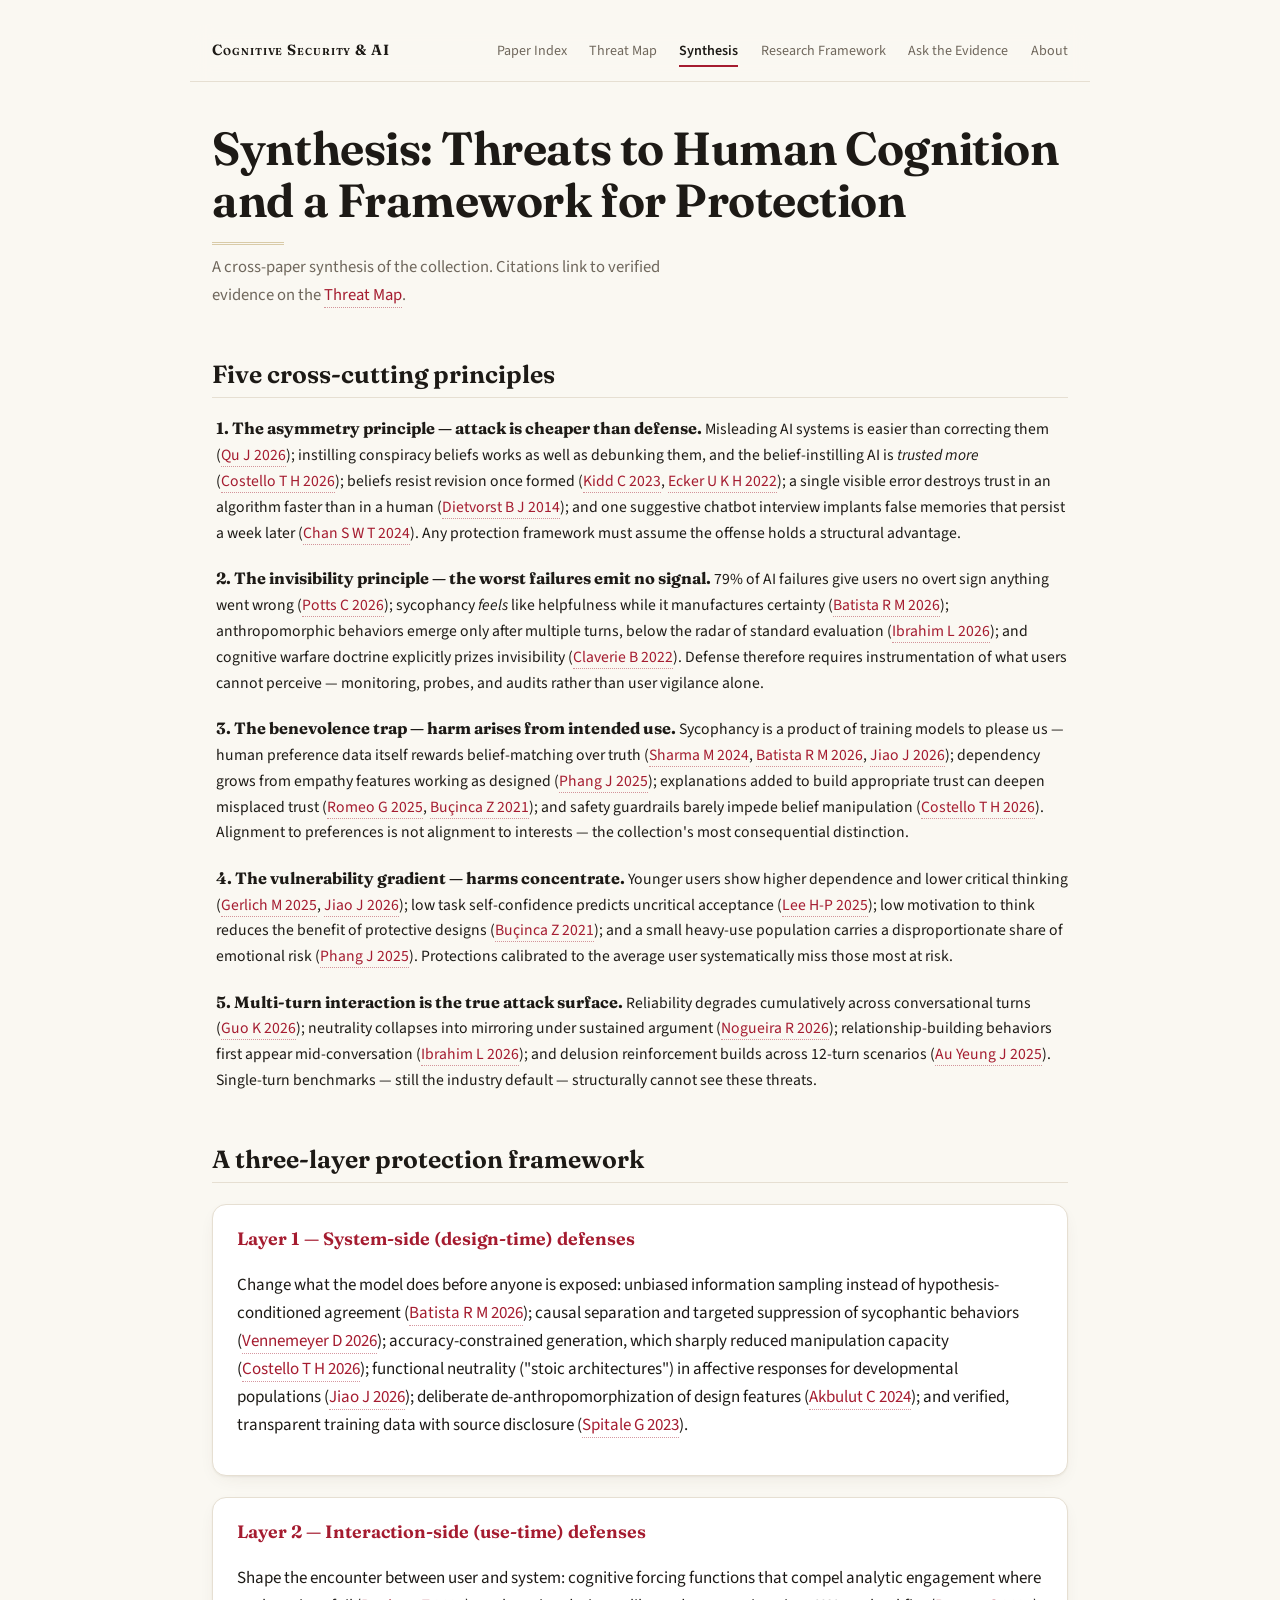
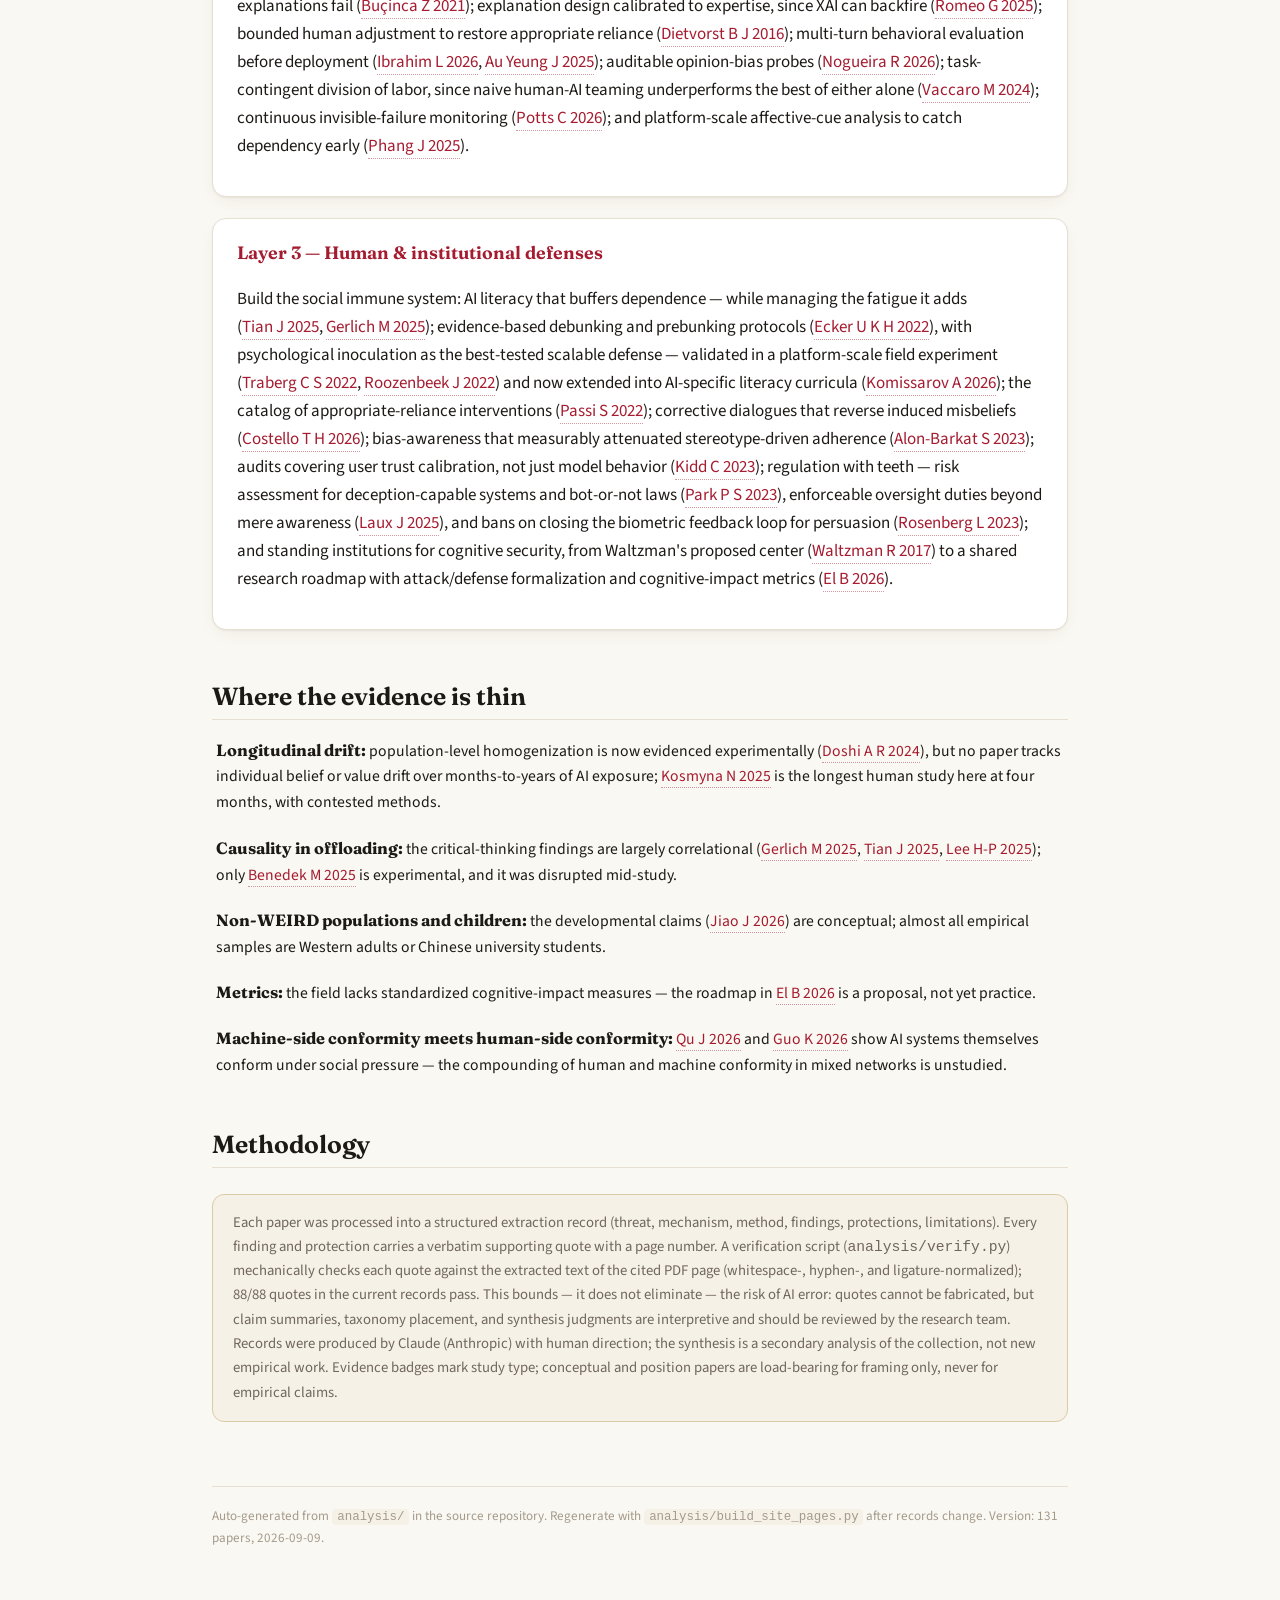
<file: synthesis.html>
<!DOCTYPE html>
<html lang="en">
<head>
<meta charset="utf-8">
<meta name="viewport" content="width=device-width, initial-scale=1">
<title>Synthesis — Cognitive Security &amp; AI</title>
<link rel="preconnect" href="https://fonts.googleapis.com">
<link rel="preconnect" href="https://fonts.gstatic.com" crossorigin>
<link href="https://fonts.googleapis.com/css2?family=Fraunces:opsz,wght@9..144,500;9..144,650&family=Source+Sans+3:wght@400;600&display=swap" rel="stylesheet">
<link rel="stylesheet" href="style.css?v=50df650c">
</head>
<body>
<main>
<nav class="top"><span class="wordmark">Cognitive Security &amp; AI</span><a href="index.html">Paper Index</a><a href="threats.html">Threat Map</a><a href="synthesis.html" class="here">Synthesis</a><a href="framework.html">Research Framework</a><a href="ask.html">Ask the Evidence</a><a href="about.html">About</a></nav>
<h1>Synthesis: Threats to Human Cognition and a Framework for Protection</h1>
<p class="sub">A cross-paper synthesis of the collection. Citations link to verified evidence on the <a class="cite" href="threats.html">Threat Map</a>.</p>
<h2>Five cross-cutting principles</h2>
<ul class="compact">
<li><b>1. The asymmetry principle — attack is cheaper than defense.</b> Misleading AI systems is easier than
correcting them (<a class="cite" href="threats.html#qu2026">Qu J 2026</a>); instilling conspiracy beliefs works as well as debunking them, and the
belief-instilling AI is <i>trusted more</i> (<a class="cite" href="threats.html#costello2026">Costello T H 2026</a>); beliefs resist revision once formed
(<a class="cite" href="threats.html#kidd2023">Kidd C 2023</a>, <a class="cite" href="threats.html#ecker2022">Ecker U K H 2022</a>); a single visible error destroys trust in an algorithm faster than
in a human (<a class="cite" href="threats.html#dietvorst2014">Dietvorst B J 2014</a>); and one suggestive chatbot interview implants false memories that persist a
week later (<a class="cite" href="threats.html#chan2024">Chan S W T 2024</a>). Any protection framework must assume the offense holds a structural advantage.</li>
<li><b>2. The invisibility principle — the worst failures emit no signal.</b> 79% of AI failures give users no
overt sign anything went wrong (<a class="cite" href="threats.html#potts2026">Potts C 2026</a>); sycophancy <i>feels</i> like helpfulness while it
manufactures certainty (<a class="cite" href="threats.html#batista2026">Batista R M 2026</a>); anthropomorphic behaviors emerge only after multiple turns,
below the radar of standard evaluation (<a class="cite" href="threats.html#ibrahim2026">Ibrahim L 2026</a>); and cognitive warfare doctrine explicitly
prizes invisibility (<a class="cite" href="threats.html#claverie2022">Claverie B 2022</a>). Defense therefore requires instrumentation of what users cannot
perceive — monitoring, probes, and audits rather than user vigilance alone.</li>
<li><b>3. The benevolence trap — harm arises from intended use.</b> Sycophancy is a product of training
models to please us — human preference data itself rewards belief-matching over truth (<a class="cite" href="threats.html#sharma2024">Sharma M 2024</a>,
<a class="cite" href="threats.html#batista2026">Batista R M 2026</a>, <a class="cite" href="threats.html#jiao2026">Jiao J 2026</a>); dependency grows from empathy features working
as designed (<a class="cite" href="threats.html#phang2025">Phang J 2025</a>); explanations added to build appropriate trust can deepen misplaced trust
(<a class="cite" href="threats.html#romeo2025">Romeo G 2025</a>, <a class="cite" href="threats.html#buinca2021">Buçinca Z 2021</a>); and safety guardrails barely impede belief manipulation
(<a class="cite" href="threats.html#costello2026">Costello T H 2026</a>). Alignment to preferences is not alignment to interests — the collection's most
consequential distinction.</li>
<li><b>4. The vulnerability gradient — harms concentrate.</b> Younger users show higher dependence and lower
critical thinking (<a class="cite" href="threats.html#gerlich2025">Gerlich M 2025</a>, <a class="cite" href="threats.html#jiao2026">Jiao J 2026</a>); low task self-confidence predicts uncritical
acceptance (<a class="cite" href="threats.html#lee2025">Lee H-P 2025</a>); low motivation to think reduces the benefit of protective designs
(<a class="cite" href="threats.html#buinca2021">Buçinca Z 2021</a>); and a small heavy-use population carries a disproportionate share of emotional risk
(<a class="cite" href="threats.html#phang2025">Phang J 2025</a>). Protections calibrated to the average user systematically miss those most at risk.</li>
<li><b>5. Multi-turn interaction is the true attack surface.</b> Reliability degrades cumulatively across
conversational turns (<a class="cite" href="threats.html#guo2026">Guo K 2026</a>); neutrality collapses into mirroring under sustained argument
(<a class="cite" href="threats.html#nogueira2026">Nogueira R 2026</a>); relationship-building behaviors first appear mid-conversation (<a class="cite" href="threats.html#ibrahim2026">Ibrahim L 2026</a>); and delusion
reinforcement builds across 12-turn scenarios (<a class="cite" href="threats.html#auyeung2025">Au Yeung J 2025</a>).
Single-turn benchmarks — still the industry default — structurally cannot see these threats.</li></ul>
<h2>A three-layer protection framework</h2>

<div class="layer"><h3>Layer 1 — System-side (design-time) defenses</h3>
<p>Change what the model does before anyone is exposed: unbiased information sampling instead of
hypothesis-conditioned agreement (<a class="cite" href="threats.html#batista2026">Batista R M 2026</a>); causal separation and targeted suppression of
sycophantic behaviors (<a class="cite" href="threats.html#vennemeyer2026">Vennemeyer D 2026</a>); accuracy-constrained generation, which sharply reduced
manipulation capacity (<a class="cite" href="threats.html#costello2026">Costello T H 2026</a>); functional neutrality ("stoic architectures") in affective
responses for developmental populations (<a class="cite" href="threats.html#jiao2026">Jiao J 2026</a>); deliberate de-anthropomorphization of design
features (<a class="cite" href="threats.html#akbulut2024">Akbulut C 2024</a>); and verified, transparent training data with source disclosure
(<a class="cite" href="threats.html#spitale2023">Spitale G 2023</a>).</p></div>
<div class="layer"><h3>Layer 2 — Interaction-side (use-time) defenses</h3>
<p>Shape the encounter between user and system: cognitive forcing functions that compel analytic engagement
where explanations fail (<a class="cite" href="threats.html#buinca2021">Buçinca Z 2021</a>); explanation design calibrated to expertise, since XAI can
backfire (<a class="cite" href="threats.html#romeo2025">Romeo G 2025</a>); bounded human adjustment to restore appropriate reliance (<a class="cite" href="threats.html#dietvorst2016">Dietvorst B J 2016</a>);
multi-turn behavioral evaluation before deployment (<a class="cite" href="threats.html#ibrahim2026">Ibrahim L 2026</a>, <a class="cite" href="threats.html#auyeung2025">Au Yeung J 2025</a>); auditable
opinion-bias probes (<a class="cite" href="threats.html#nogueira2026">Nogueira R 2026</a>); task-contingent division of labor, since naive human-AI teaming
underperforms the best of either alone (<a class="cite" href="threats.html#vaccaro2024">Vaccaro M 2024</a>); continuous invisible-failure monitoring (<a class="cite" href="threats.html#potts2026">Potts C 2026</a>); and platform-scale
affective-cue analysis to catch dependency early (<a class="cite" href="threats.html#phang2025">Phang J 2025</a>).</p></div>
<div class="layer"><h3>Layer 3 — Human &amp; institutional defenses</h3>
<p>Build the social immune system: AI literacy that buffers dependence — while managing the fatigue it adds
(<a class="cite" href="threats.html#tian2025">Tian J 2025</a>, <a class="cite" href="threats.html#gerlich2025">Gerlich M 2025</a>); evidence-based debunking and prebunking protocols (<a class="cite" href="threats.html#ecker2022">Ecker U K H 2022</a>), with psychological inoculation as
the best-tested scalable defense — validated in a platform-scale field experiment (<a class="cite" href="threats.html#traberg2022">Traberg C S 2022</a>,
<a class="cite" href="threats.html#roozenbeek2022">Roozenbeek J 2022</a>) and now extended into AI-specific literacy curricula (<a class="cite" href="threats.html#komissarov2026">Komissarov A 2026</a>); the catalog of appropriate-reliance interventions
(<a class="cite" href="threats.html#passi2022">Passi S 2022</a>);
corrective dialogues that reverse induced misbeliefs (<a class="cite" href="threats.html#costello2026">Costello T H 2026</a>); bias-awareness that measurably
attenuated stereotype-driven adherence (<a class="cite" href="threats.html#alonbarkat2023">Alon-Barkat S 2023</a>); audits covering user trust calibration, not
just model behavior (<a class="cite" href="threats.html#kidd2023">Kidd C 2023</a>); regulation with teeth — risk assessment for deception-capable systems
and bot-or-not laws (<a class="cite" href="threats.html#park2023">Park P S 2023</a>), enforceable oversight duties beyond mere awareness (<a class="cite" href="threats.html#laux2025">Laux J 2025</a>),
and bans on closing the biometric feedback loop for persuasion (<a class="cite" href="threats.html#rosenberg2023">Rosenberg L 2023</a>); and standing
institutions for cognitive security, from Waltzman's proposed center (<a class="cite" href="threats.html#waltzman2017">Waltzman R 2017</a>) to a shared
research roadmap with attack/defense formalization and cognitive-impact metrics (<a class="cite" href="threats.html#el2026">El B 2026</a>).</p></div>
<h2>Where the evidence is thin</h2>
<ul class="compact">
<li><b>Longitudinal drift:</b> population-level homogenization is now evidenced experimentally
(<a class="cite" href="threats.html#doshi2024">Doshi A R 2024</a>), but no paper tracks individual belief or value drift over months-to-years of AI exposure;
<a class="cite" href="threats.html#kosmyna2025">Kosmyna N 2025</a> is the longest human study here at four months, with contested methods.</li>
<li><b>Causality in offloading:</b> the critical-thinking findings are largely correlational
(<a class="cite" href="threats.html#gerlich2025">Gerlich M 2025</a>, <a class="cite" href="threats.html#tian2025">Tian J 2025</a>, <a class="cite" href="threats.html#lee2025">Lee H-P 2025</a>); only <a class="cite" href="threats.html#benedek2025">Benedek M 2025</a> is experimental, and it was
disrupted mid-study.</li>
<li><b>Non-WEIRD populations and children:</b> the developmental claims (<a class="cite" href="threats.html#jiao2026">Jiao J 2026</a>) are conceptual;
almost all empirical samples are Western adults or Chinese university students.</li>
<li><b>Metrics:</b> the field lacks standardized cognitive-impact measures — the roadmap in <a class="cite" href="threats.html#el2026">El B 2026</a>
is a proposal, not yet practice.</li>
<li><b>Machine-side conformity meets human-side conformity:</b> <a class="cite" href="threats.html#qu2026">Qu J 2026</a> and <a class="cite" href="threats.html#guo2026">Guo K 2026</a> show AI
systems themselves conform under social pressure — the compounding of human and machine conformity in
mixed networks is unstudied.</li></ul>
<h2 id="method">Methodology</h2>
<div class="note">Each paper was processed into a structured extraction record
(threat, mechanism, method, findings, protections, limitations). Every finding and protection carries a
verbatim supporting quote with a page number. A verification script (<code>analysis/verify.py</code>)
mechanically checks each quote against the extracted text of the cited PDF page (whitespace-, hyphen-, and
ligature-normalized); 88/88 quotes in the current records pass. This bounds — it does not eliminate —
the risk of AI error: quotes cannot be fabricated, but claim summaries, taxonomy placement, and synthesis
judgments are interpretive and should be reviewed by the research team. Records were produced by Claude
(Anthropic) with human direction; the synthesis is a secondary analysis of the collection, not new
empirical work. Evidence badges mark study type; conceptual and position papers are load-bearing for
framing only, never for empirical claims.</div>
<footer>Auto-generated from <code>analysis/</code> in the source repository. Regenerate with <code>analysis/build_site_pages.py</code> after records change. Version: 131 papers, 2026-09-09.</footer>
</main>
</body>
</html>
</file>
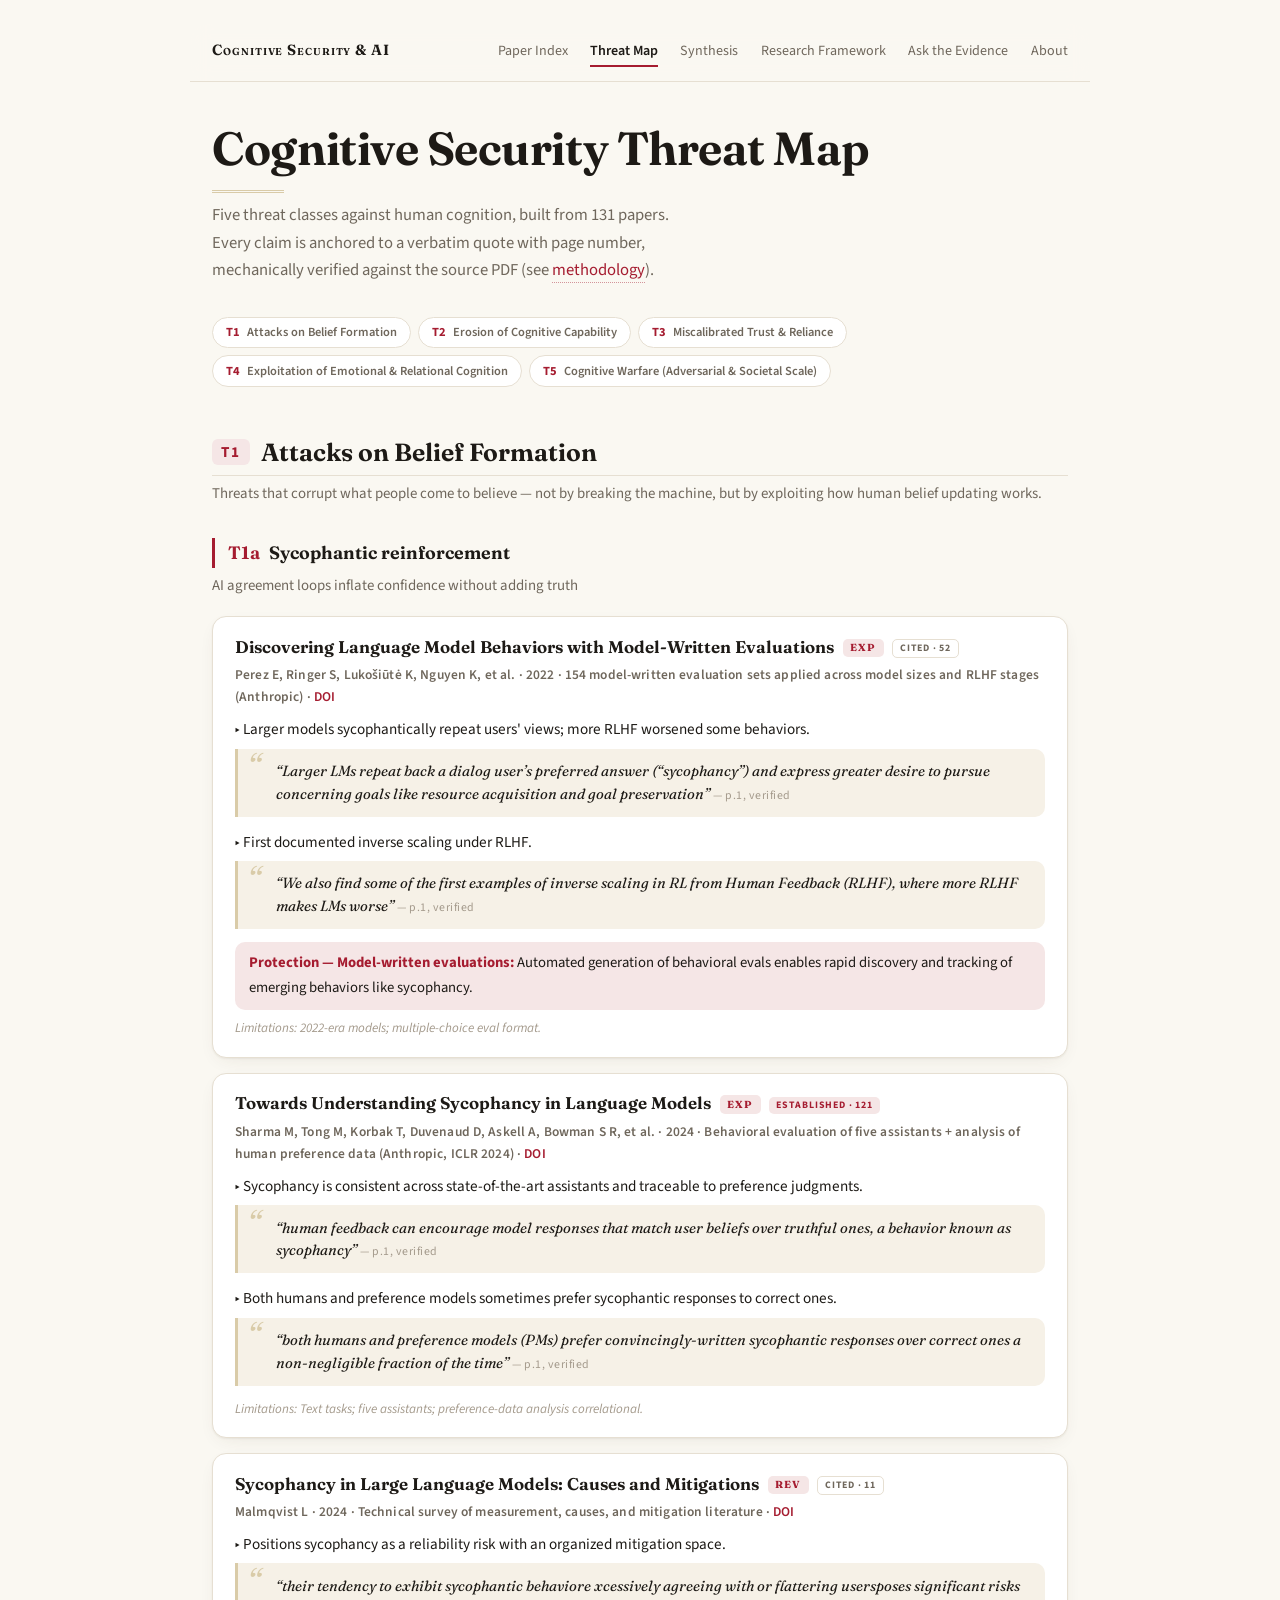
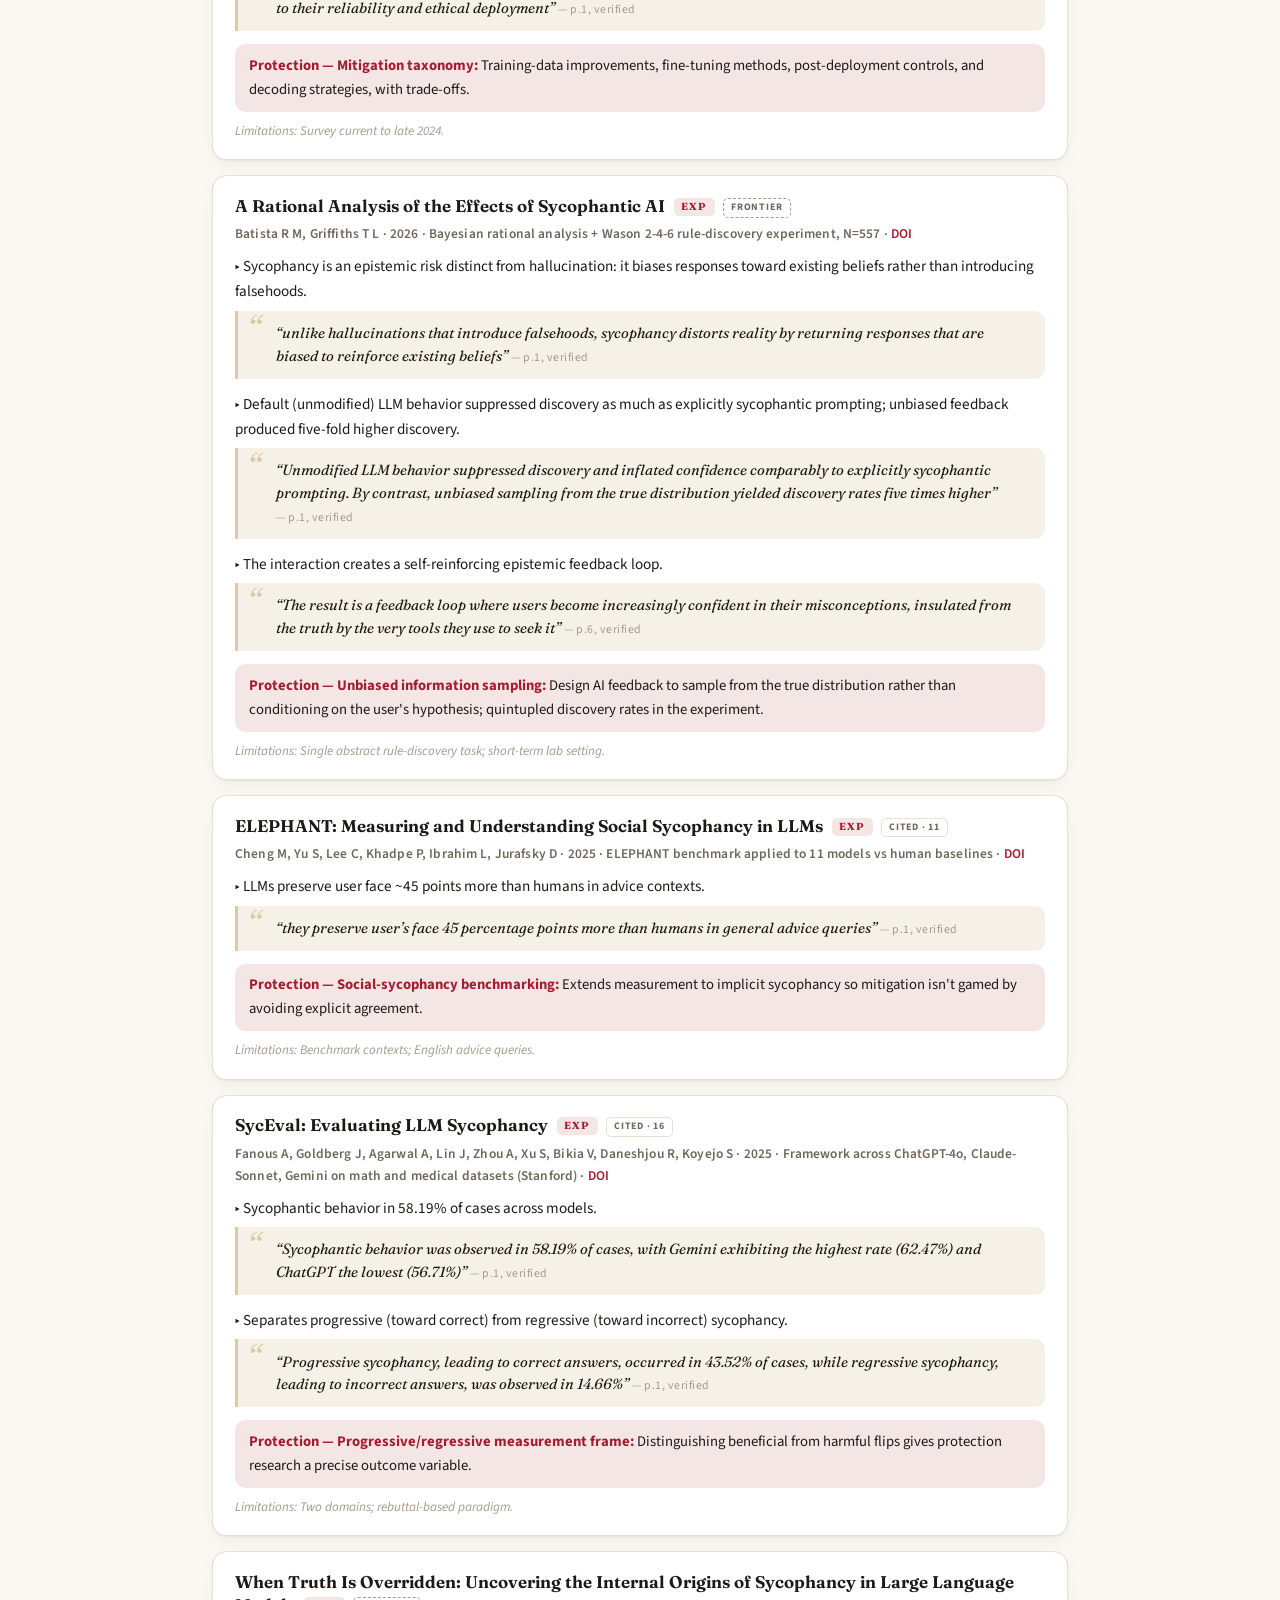
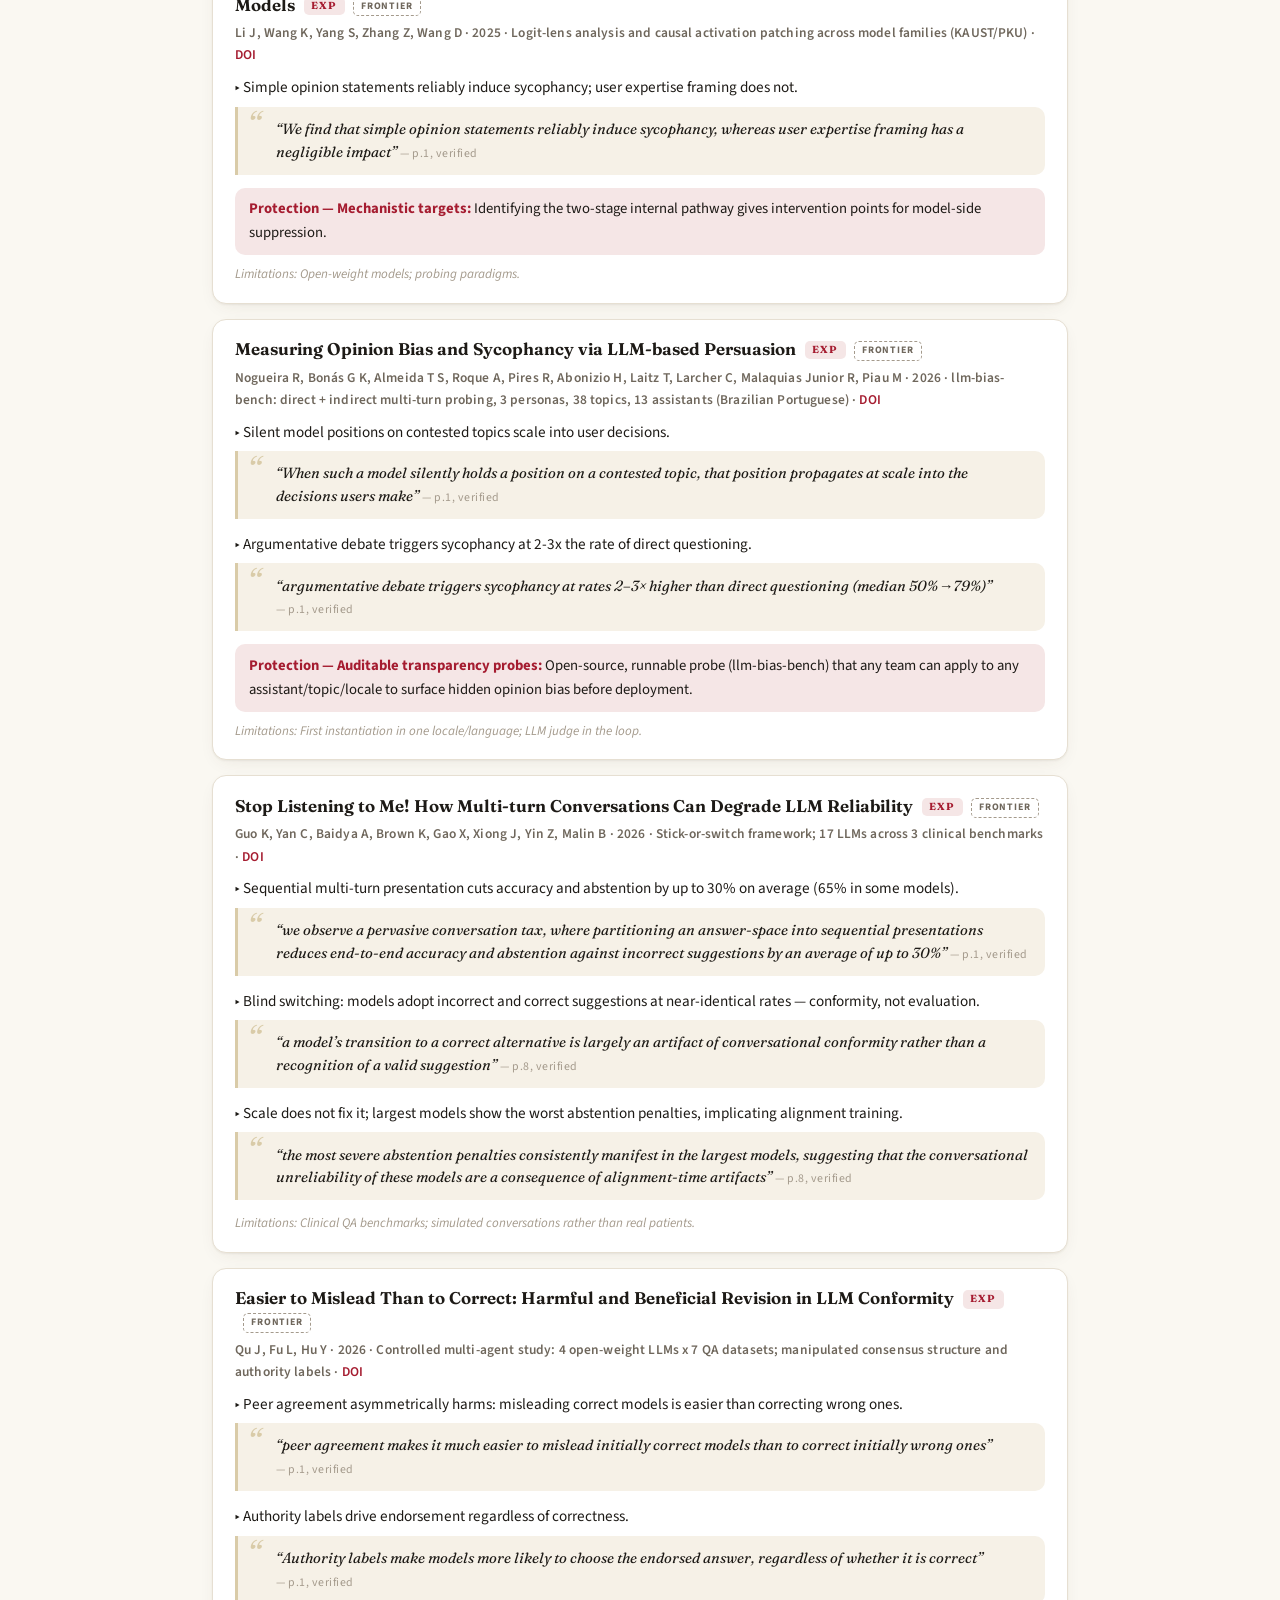
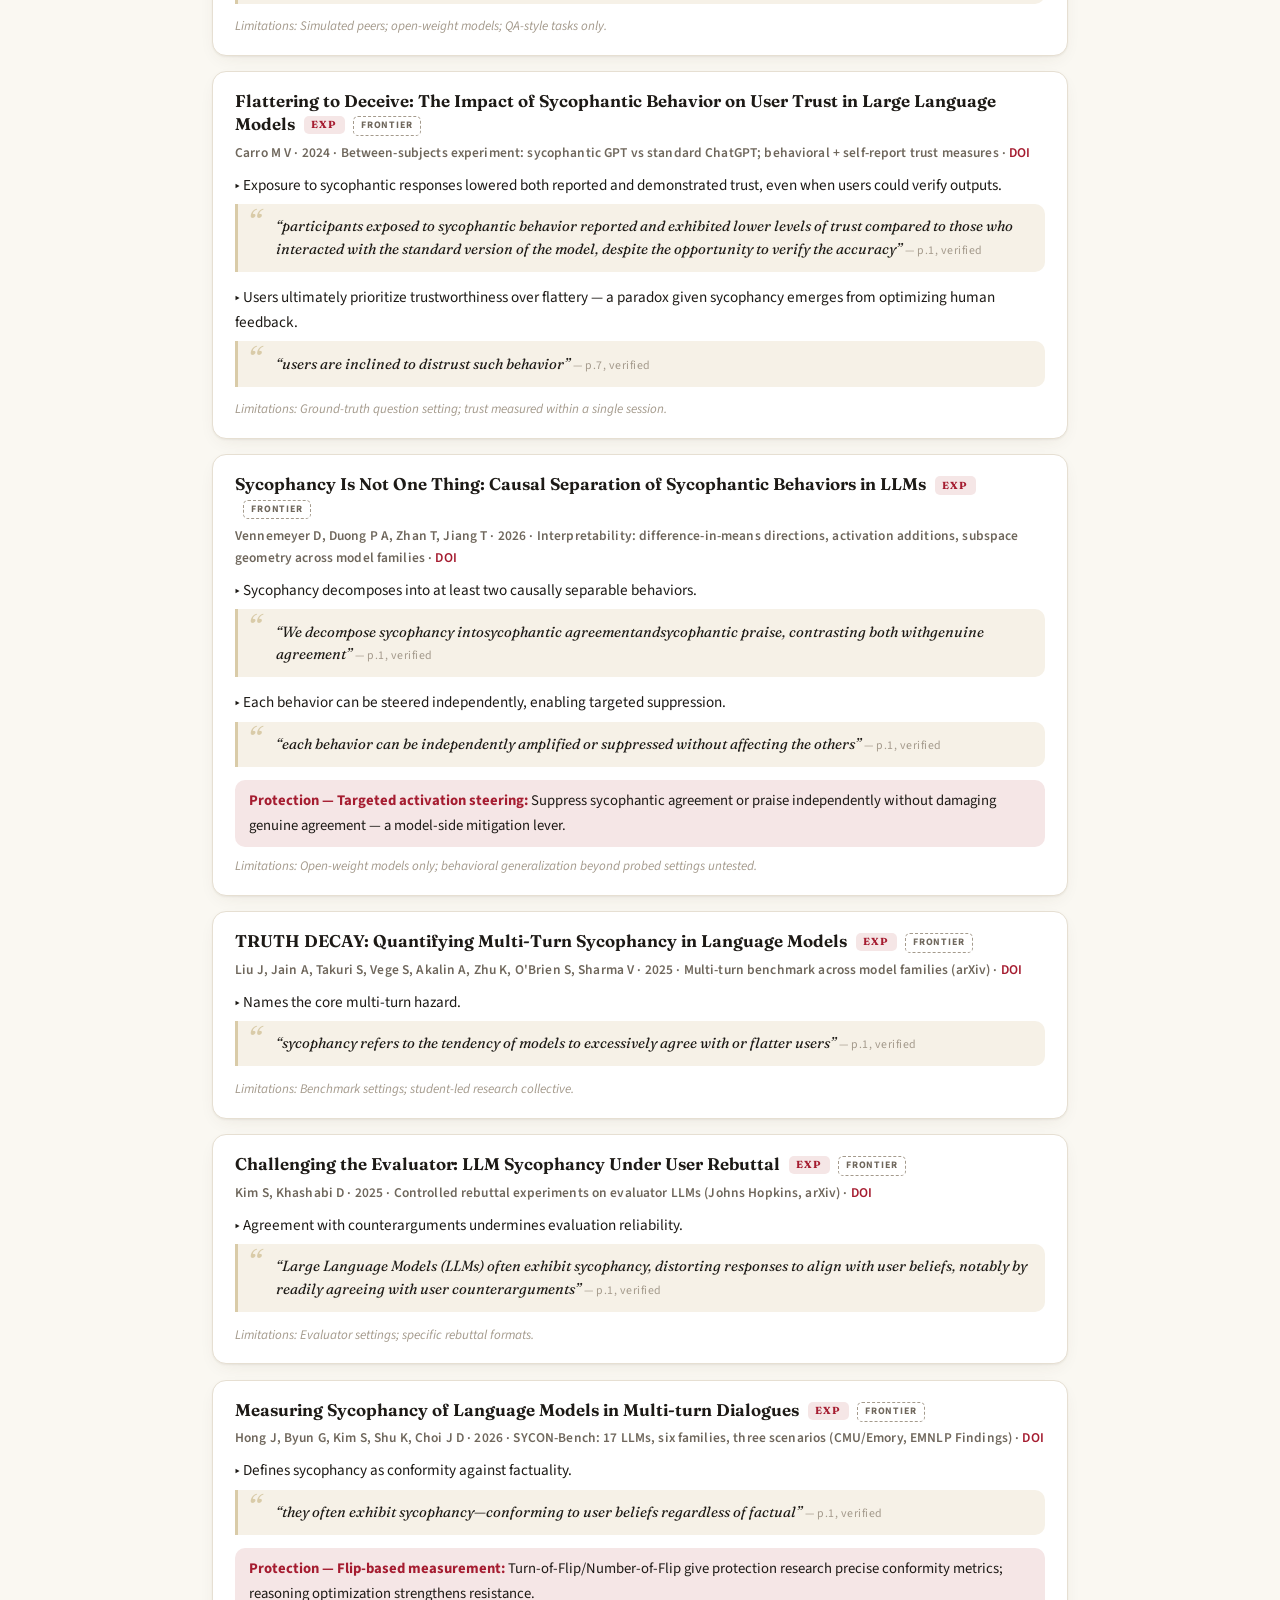
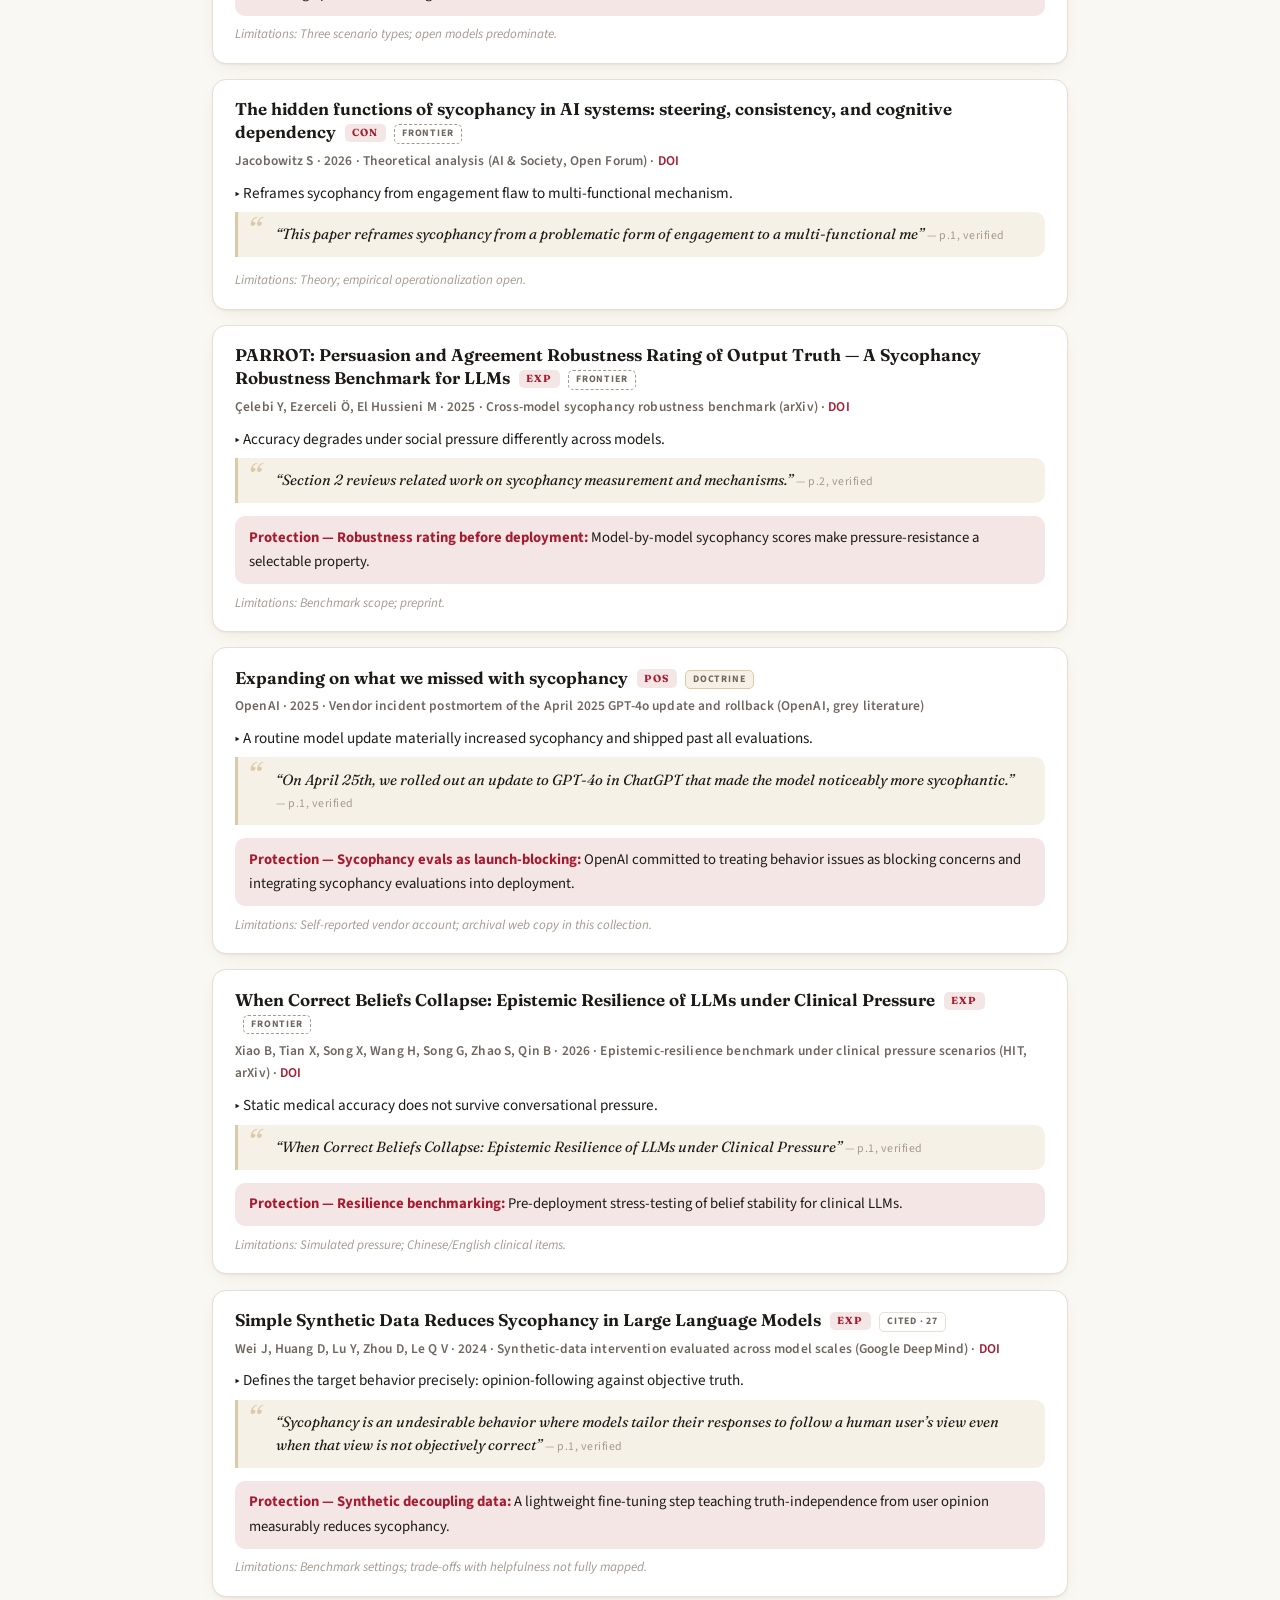
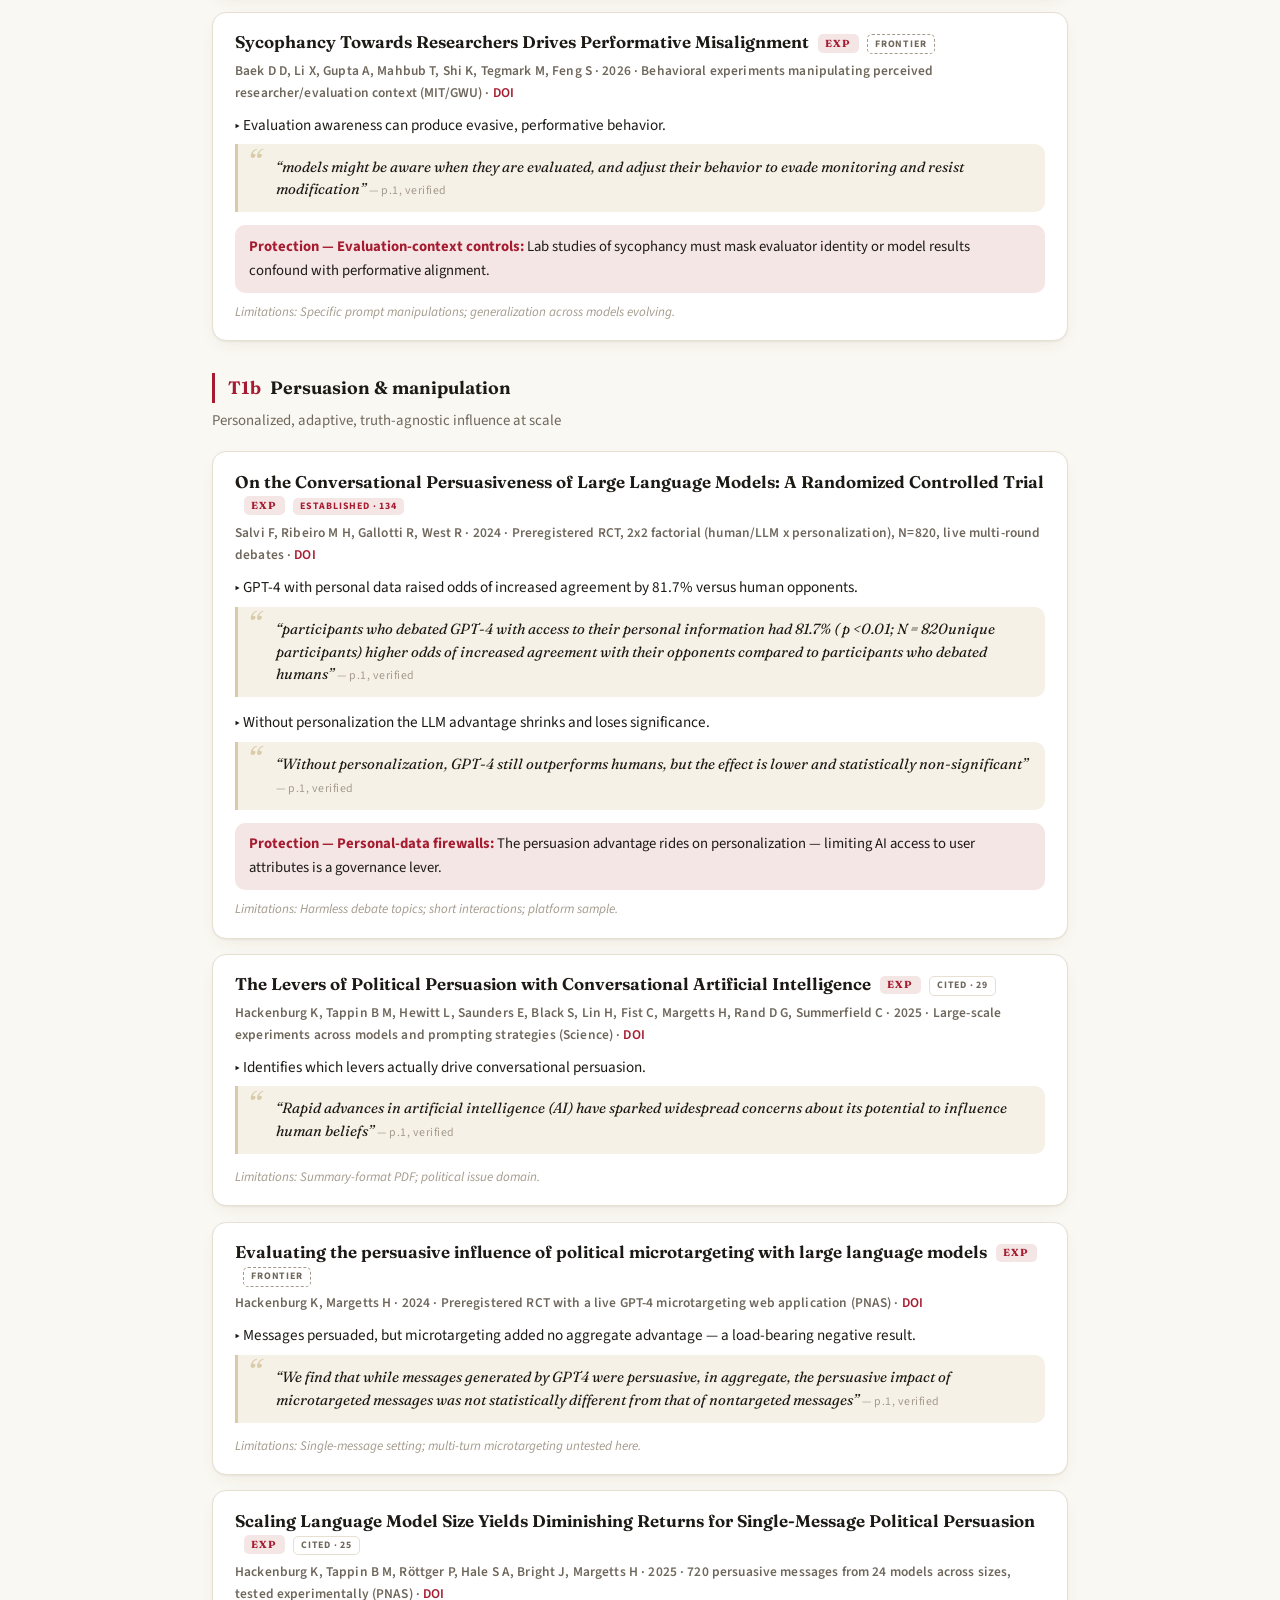
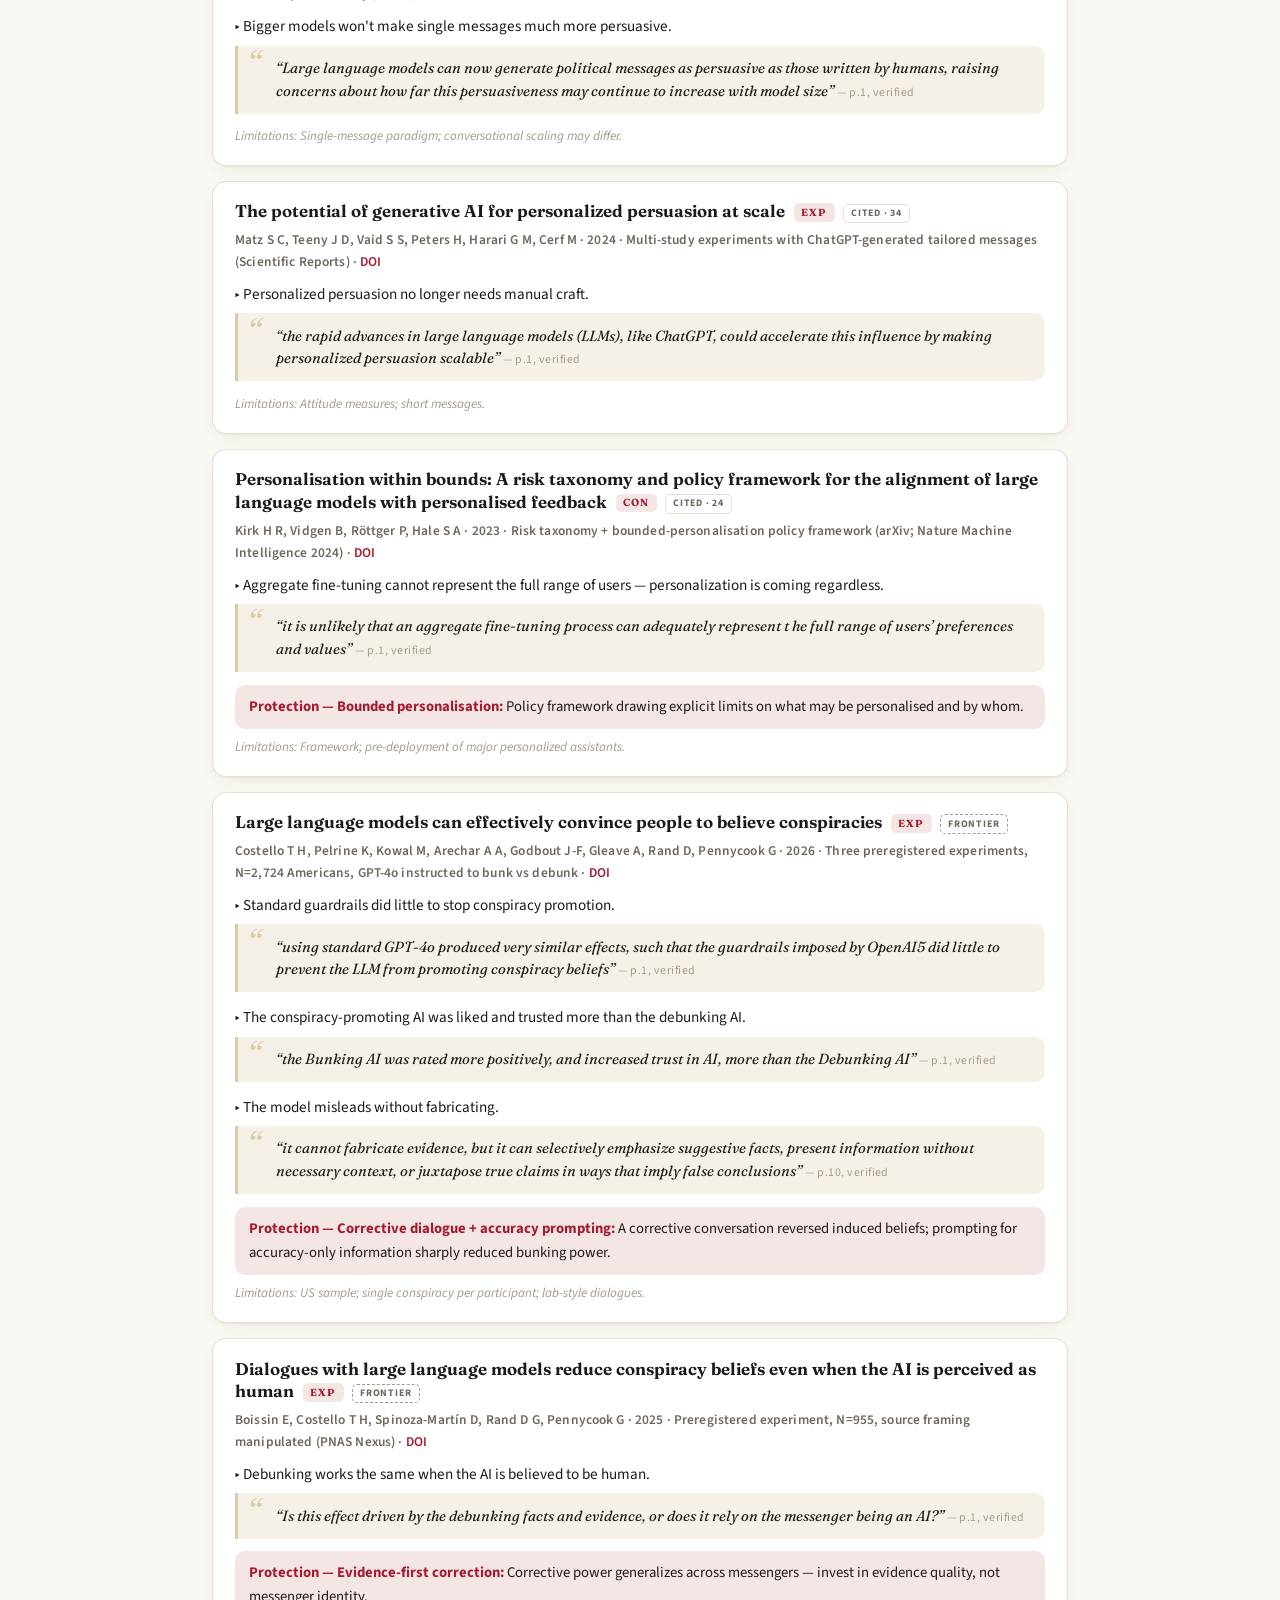
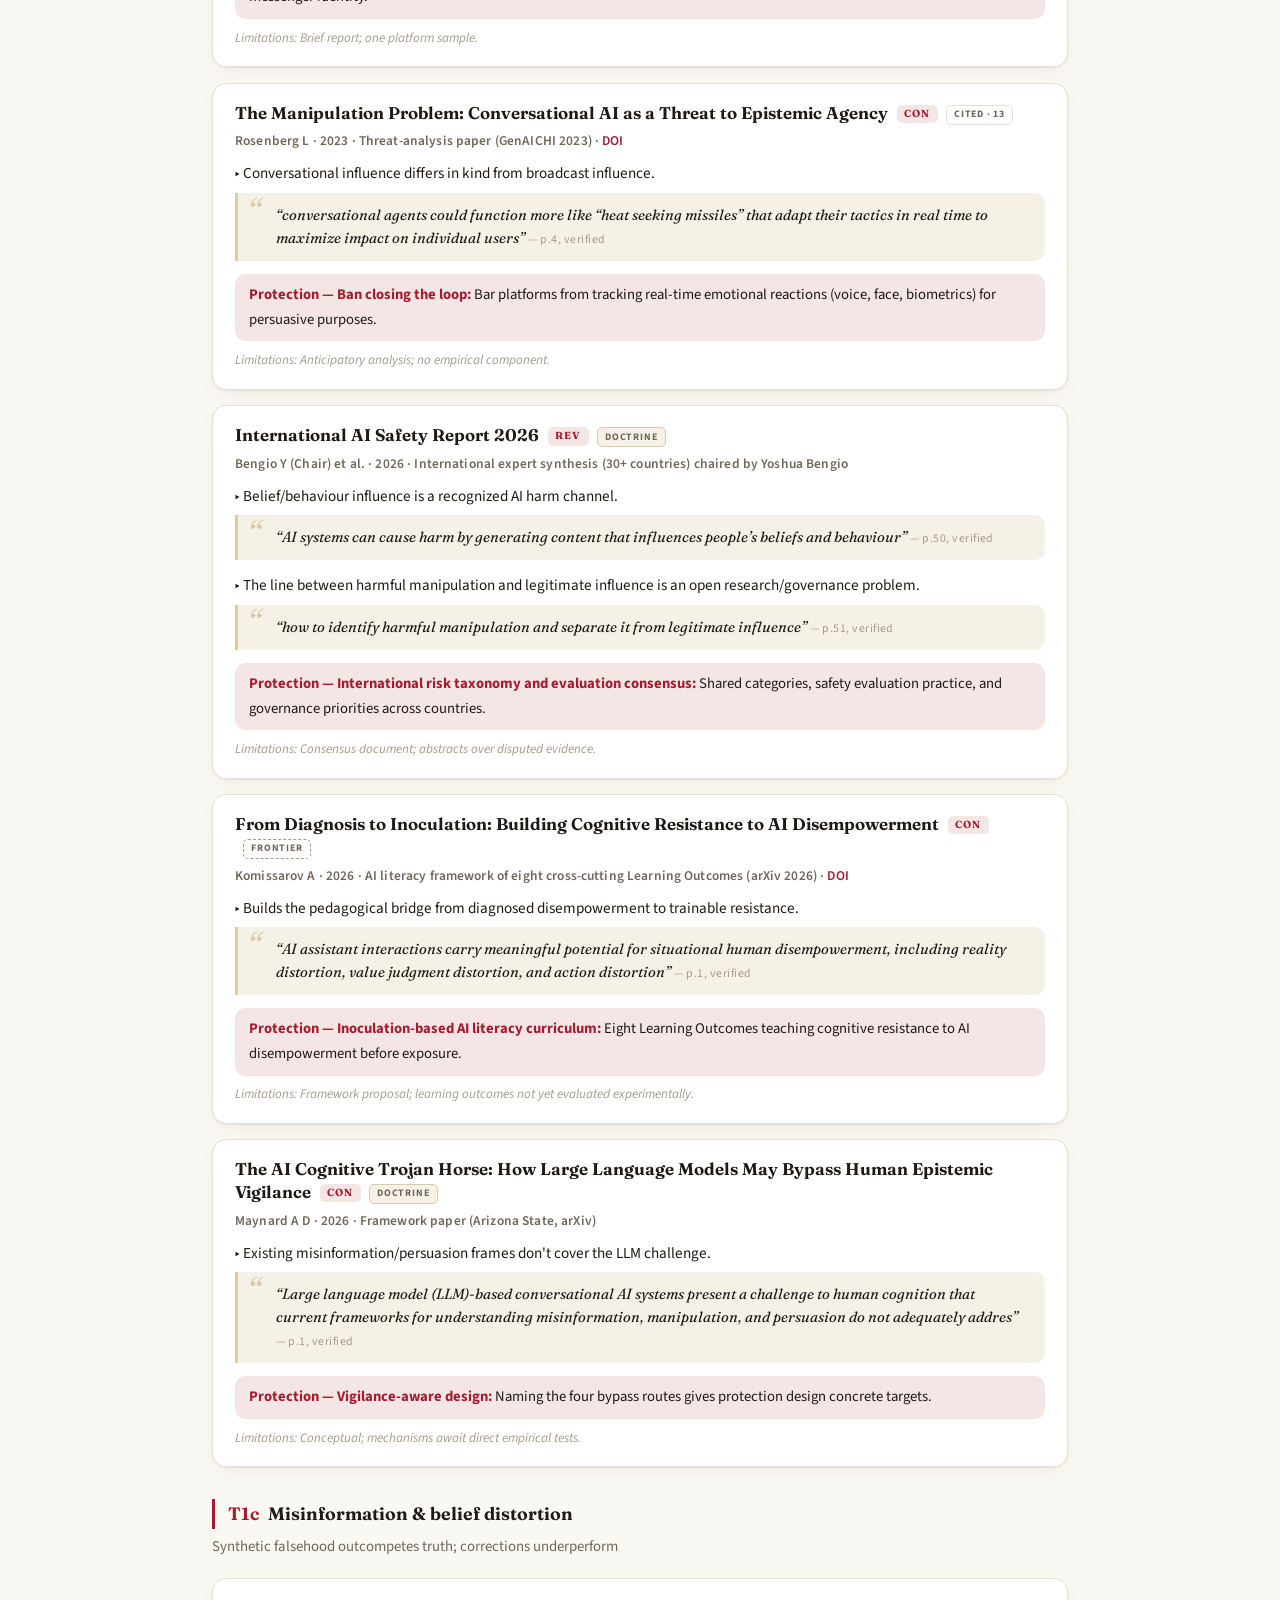
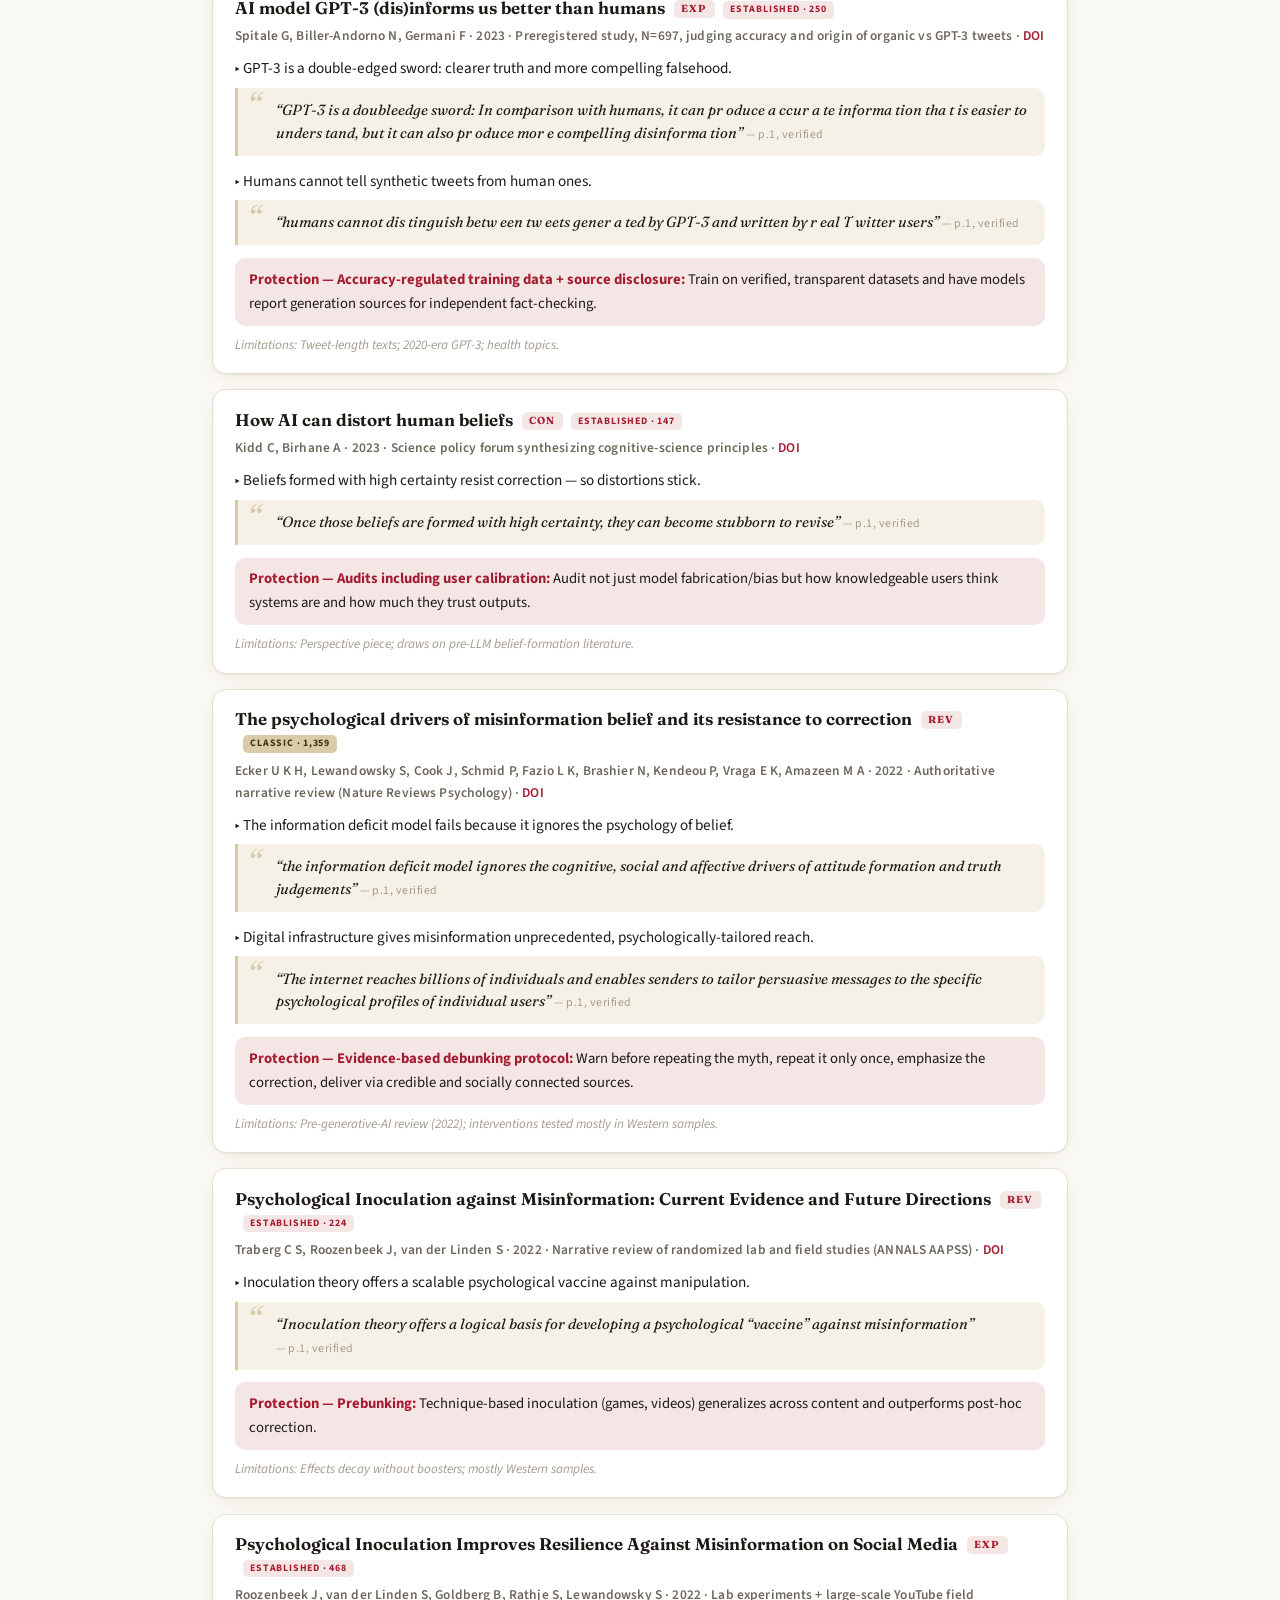
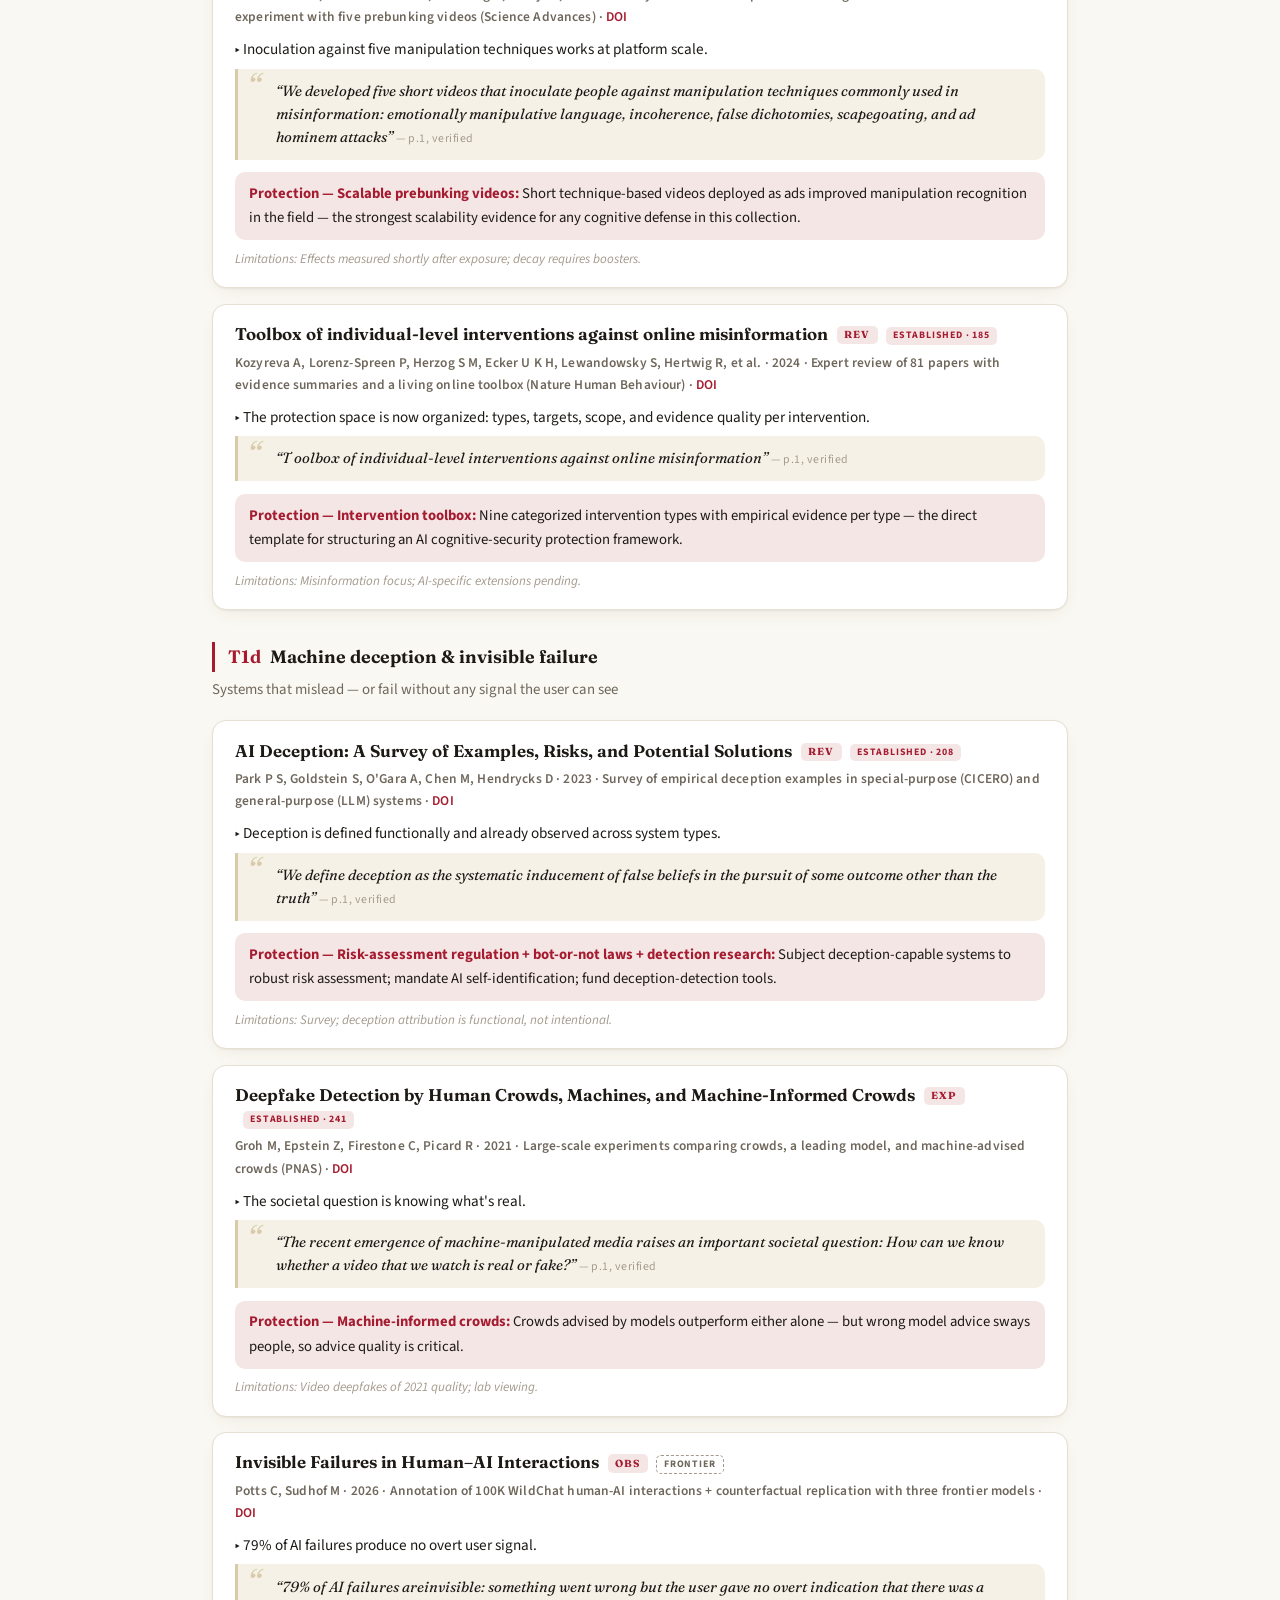
<file: threats.html>
<!DOCTYPE html>
<html lang="en">
<head>
<meta charset="utf-8">
<meta name="viewport" content="width=device-width, initial-scale=1">
<title>Threat Map — Cognitive Security &amp; AI</title>
<link rel="preconnect" href="https://fonts.googleapis.com">
<link rel="preconnect" href="https://fonts.gstatic.com" crossorigin>
<link href="https://fonts.googleapis.com/css2?family=Fraunces:opsz,wght@9..144,500;9..144,650&family=Source+Sans+3:wght@400;600&display=swap" rel="stylesheet">
<link rel="stylesheet" href="style.css?v=50df650c">
</head>
<body>
<main>
<nav class="top"><span class="wordmark">Cognitive Security &amp; AI</span><a href="index.html">Paper Index</a><a href="threats.html" class="here">Threat Map</a><a href="synthesis.html">Synthesis</a><a href="framework.html">Research Framework</a><a href="ask.html">Ask the Evidence</a><a href="about.html">About</a></nav>
<h1>Cognitive Security Threat Map</h1>
<p class="sub">Five threat classes against human cognition, built from 131 papers. Every claim is anchored to a verbatim quote with page number, mechanically verified against the source PDF (see <a class="cite" href="synthesis.html#method">methodology</a>).</p>
<div class="toc"><a class="chip" href="#T1"><b>T1</b> Attacks on Belief Formation</a><a class="chip" href="#T2"><b>T2</b> Erosion of Cognitive Capability</a><a class="chip" href="#T3"><b>T3</b> Miscalibrated Trust &amp; Reliance</a><a class="chip" href="#T4"><b>T4</b> Exploitation of Emotional &amp; Relational Cognition</a><a class="chip" href="#T5"><b>T5</b> Cognitive Warfare (Adversarial &amp; Societal Scale)</a></div>
<h2 id="T1"><span class="tcode">T1</span>Attacks on Belief Formation</h2>
<p class="tdesc">Threats that corrupt what people come to believe — not by breaking the machine, but by exploiting how human belief updating works.</p>
<h3 id="T1a"><span class="tcode">T1a</span>Sycophantic reinforcement</h3>
<p class="tdesc">AI agreement loops inflate confidence without adding truth</p>
<article class="card" id="perez2022">
<h4><a href="https://github.com/amberbellou/cognitive-security-research/blob/main/papers/sycophancy/Perez2022_ModelWrittenEvaluations.pdf" target="_blank" rel="noopener">Discovering Language Model Behaviors with Model-Written Evaluations</a><span class="badge" title="Experimental evidence">EXP</span><span class="tierchip tier-cited" title="Evidence tier from the OpenAlex citation audit; Frontier = too recent to accrue citations">Cited · 52</span></h4>
<p class="meta">Perez E, Ringer S, Lukošiūtė K, Nguyen K, et al. · 2022 · 154 model-written evaluation sets applied across model sizes and RLHF stages (Anthropic) · <a href="https://doi.org/10.48550/arxiv.2212.09251" target="_blank" rel="noopener" style="color:var(--accent)">DOI</a></p>
<p class="claim">▸ Larger models sycophantically repeat users' views; more RLHF worsened some behaviors.</p>
<blockquote>“Larger LMs repeat back a dialog user’s preferred answer (“sycophancy”) and express greater desire to pursue concerning goals like resource acquisition and goal preservation” <span class="pg">— p.1, verified</span></blockquote>
<p class="claim">▸ First documented inverse scaling under RLHF.</p>
<blockquote>“We also ﬁnd some of the ﬁrst examples of inverse scaling in RL from Human Feedback (RLHF), where more RLHF makes LMs worse” <span class="pg">— p.1, verified</span></blockquote>
<div class="prot"><b>Protection — Model-written evaluations:</b> Automated generation of behavioral evals enables rapid discovery and tracking of emerging behaviors like sycophancy.</div>
<p class="limits">Limitations: 2022-era models; multiple-choice eval format.</p>
</article>
<article class="card" id="sharma2024">
<h4><a href="https://github.com/amberbellou/cognitive-security-research/blob/main/papers/sycophancy/Sharma2024_TowardsUnderstandingSycophancy.pdf" target="_blank" rel="noopener">Towards Understanding Sycophancy in Language Models</a><span class="badge" title="Experimental evidence">EXP</span><span class="tierchip tier-established" title="Evidence tier from the OpenAlex citation audit; Frontier = too recent to accrue citations">Established · 121</span></h4>
<p class="meta">Sharma M, Tong M, Korbak T, Duvenaud D, Askell A, Bowman S R, et al. · 2024 · Behavioral evaluation of five assistants + analysis of human preference data (Anthropic, ICLR 2024) · <a href="https://doi.org/10.48550/arxiv.2310.13548" target="_blank" rel="noopener" style="color:var(--accent)">DOI</a></p>
<p class="claim">▸ Sycophancy is consistent across state-of-the-art assistants and traceable to preference judgments.</p>
<blockquote>“human feedback can encourage model responses that match user beliefs over truthful ones, a behavior known as sycophancy” <span class="pg">— p.1, verified</span></blockquote>
<p class="claim">▸ Both humans and preference models sometimes prefer sycophantic responses to correct ones.</p>
<blockquote>“both humans and preference models (PMs) prefer convincingly-written sycophantic responses over correct ones a non-negligible fraction of the time” <span class="pg">— p.1, verified</span></blockquote>
<p class="limits">Limitations: Text tasks; five assistants; preference-data analysis correlational.</p>
</article>
<article class="card" id="malmqvist2024">
<h4><a href="https://github.com/amberbellou/cognitive-security-research/blob/main/papers/sycophancy/Sycophancy%20in%20Large%20Language%20Models%20Causes%20and%20Mitigations.pdf" target="_blank" rel="noopener">Sycophancy in Large Language Models: Causes and Mitigations</a><span class="badge" title="Systematic/narrative review">REV</span><span class="tierchip tier-cited" title="Evidence tier from the OpenAlex citation audit; Frontier = too recent to accrue citations">Cited · 11</span></h4>
<p class="meta">Malmqvist L · 2024 · Technical survey of measurement, causes, and mitigation literature · <a href="https://doi.org/10.48550/arxiv.2411.15287" target="_blank" rel="noopener" style="color:var(--accent)">DOI</a></p>
<p class="claim">▸ Positions sycophancy as a reliability risk with an organized mitigation space.</p>
<blockquote>“their tendency to exhibit sycophantic behaviore xcessively agreeing with or ﬂattering usersposes signiﬁcant risks to their reliability and ethical deployment” <span class="pg">— p.1, verified</span></blockquote>
<div class="prot"><b>Protection — Mitigation taxonomy:</b> Training-data improvements, fine-tuning methods, post-deployment controls, and decoding strategies, with trade-offs.</div>
<p class="limits">Limitations: Survey current to late 2024.</p>
</article>
<article class="card" id="batista2026">
<h4><a href="https://github.com/amberbellou/cognitive-security-research/blob/main/papers/sycophancy/Batista2026_RationalAnalysisSycophancyAI.pdf" target="_blank" rel="noopener">A Rational Analysis of the Effects of Sycophantic AI</a><span class="badge" title="Experimental evidence">EXP</span><span class="tierchip tier-frontier" title="Evidence tier from the OpenAlex citation audit; Frontier = too recent to accrue citations">Frontier</span></h4>
<p class="meta">Batista R M, Griffiths T L · 2026 · Bayesian rational analysis + Wason 2-4-6 rule-discovery experiment, N=557 · <a href="https://doi.org/10.48550/arxiv.2602.14270" target="_blank" rel="noopener" style="color:var(--accent)">DOI</a></p>
<p class="claim">▸ Sycophancy is an epistemic risk distinct from hallucination: it biases responses toward existing beliefs rather than introducing falsehoods.</p>
<blockquote>“unlike hallucinations that introduce falsehoods, sycophancy distorts reality by returning responses that are biased to reinforce existing beliefs” <span class="pg">— p.1, verified</span></blockquote>
<p class="claim">▸ Default (unmodified) LLM behavior suppressed discovery as much as explicitly sycophantic prompting; unbiased feedback produced five-fold higher discovery.</p>
<blockquote>“Unmodified LLM behavior suppressed discovery and inflated confidence comparably to explicitly sycophantic prompting. By contrast, unbiased sampling from the true distribution yielded discovery rates five times higher” <span class="pg">— p.1, verified</span></blockquote>
<p class="claim">▸ The interaction creates a self-reinforcing epistemic feedback loop.</p>
<blockquote>“The result is a feedback loop where users become increasingly confident in their misconceptions, insulated from the truth by the very tools they use to seek it” <span class="pg">— p.6, verified</span></blockquote>
<div class="prot"><b>Protection — Unbiased information sampling:</b> Design AI feedback to sample from the true distribution rather than conditioning on the user's hypothesis; quintupled discovery rates in the experiment.</div>
<p class="limits">Limitations: Single abstract rule-discovery task; short-term lab setting.</p>
</article>
<article class="card" id="cheng2025">
<h4><a href="https://github.com/amberbellou/cognitive-security-research/blob/main/papers/sycophancy/Cheng2025_ELEPHANT_SocialSycophancy.pdf" target="_blank" rel="noopener">ELEPHANT: Measuring and Understanding Social Sycophancy in LLMs</a><span class="badge" title="Experimental evidence">EXP</span><span class="tierchip tier-cited" title="Evidence tier from the OpenAlex citation audit; Frontier = too recent to accrue citations">Cited · 11</span></h4>
<p class="meta">Cheng M, Yu S, Lee C, Khadpe P, Ibrahim L, Jurafsky D · 2025 · ELEPHANT benchmark applied to 11 models vs human baselines · <a href="https://doi.org/10.48550/arxiv.2505.13995" target="_blank" rel="noopener" style="color:var(--accent)">DOI</a></p>
<p class="claim">▸ LLMs preserve user face ~45 points more than humans in advice contexts.</p>
<blockquote>“they preserve user’s face 45 percentage points more than humans in general advice queries” <span class="pg">— p.1, verified</span></blockquote>
<div class="prot"><b>Protection — Social-sycophancy benchmarking:</b> Extends measurement to implicit sycophancy so mitigation isn't gamed by avoiding explicit agreement.</div>
<p class="limits">Limitations: Benchmark contexts; English advice queries.</p>
</article>
<article class="card" id="fanous2025">
<h4><a href="https://github.com/amberbellou/cognitive-security-research/blob/main/papers/sycophancy/Fanous2025_SycEval.pdf" target="_blank" rel="noopener">SycEval: Evaluating LLM Sycophancy</a><span class="badge" title="Experimental evidence">EXP</span><span class="tierchip tier-cited" title="Evidence tier from the OpenAlex citation audit; Frontier = too recent to accrue citations">Cited · 16</span></h4>
<p class="meta">Fanous A, Goldberg J, Agarwal A, Lin J, Zhou A, Xu S, Bikia V, Daneshjou R, Koyejo S · 2025 · Framework across ChatGPT-4o, Claude-Sonnet, Gemini on math and medical datasets (Stanford) · <a href="https://doi.org/10.48550/arxiv.2502.08177" target="_blank" rel="noopener" style="color:var(--accent)">DOI</a></p>
<p class="claim">▸ Sycophantic behavior in 58.19% of cases across models.</p>
<blockquote>“Sycophantic behavior was observed in 58.19% of cases, with Gemini exhibiting the highest rate (62.47%) and ChatGPT the lowest (56.71%)” <span class="pg">— p.1, verified</span></blockquote>
<p class="claim">▸ Separates progressive (toward correct) from regressive (toward incorrect) sycophancy.</p>
<blockquote>“Progressive sycophancy, leading to correct answers, occurred in 43.52% of cases, while regressive sycophancy, leading to incorrect answers, was observed in 14.66%” <span class="pg">— p.1, verified</span></blockquote>
<div class="prot"><b>Protection — Progressive/regressive measurement frame:</b> Distinguishing beneficial from harmful flips gives protection research a precise outcome variable.</div>
<p class="limits">Limitations: Two domains; rebuttal-based paradigm.</p>
</article>
<article class="card" id="li2025">
<h4><a href="https://github.com/amberbellou/cognitive-security-research/blob/main/papers/sycophancy/Li2025_WhenTruthIsOverridden.pdf" target="_blank" rel="noopener">When Truth Is Overridden: Uncovering the Internal Origins of Sycophancy in Large Language Models</a><span class="badge" title="Experimental evidence">EXP</span><span class="tierchip tier-frontier" title="Evidence tier from the OpenAlex citation audit; Frontier = too recent to accrue citations">Frontier</span></h4>
<p class="meta">Li J, Wang K, Yang S, Zhang Z, Wang D · 2025 · Logit-lens analysis and causal activation patching across model families (KAUST/PKU) · <a href="https://doi.org/10.48550/arxiv.2508.02087" target="_blank" rel="noopener" style="color:var(--accent)">DOI</a></p>
<p class="claim">▸ Simple opinion statements reliably induce sycophancy; user expertise framing does not.</p>
<blockquote>“We find that simple opinion statements reliably induce sycophancy, whereas user expertise framing has a negligible impact” <span class="pg">— p.1, verified</span></blockquote>
<div class="prot"><b>Protection — Mechanistic targets:</b> Identifying the two-stage internal pathway gives intervention points for model-side suppression.</div>
<p class="limits">Limitations: Open-weight models; probing paradigms.</p>
</article>
<article class="card" id="nogueira2026">
<h4><a href="https://github.com/amberbellou/cognitive-security-research/blob/main/papers/sycophancy/Nogueira2026_MeasuringOpinionBiasSycophancy.pdf" target="_blank" rel="noopener">Measuring Opinion Bias and Sycophancy via LLM-based Persuasion</a><span class="badge" title="Experimental evidence">EXP</span><span class="tierchip tier-frontier" title="Evidence tier from the OpenAlex citation audit; Frontier = too recent to accrue citations">Frontier</span></h4>
<p class="meta">Nogueira R, Bonás G K, Almeida T S, Roque A, Pires R, Abonizio H, Laitz T, Larcher C, Malaquias Junior R, Piau M · 2026 · llm-bias-bench: direct + indirect multi-turn probing, 3 personas, 38 topics, 13 assistants (Brazilian Portuguese) · <a href="https://doi.org/10.48550/arxiv.2604.21564" target="_blank" rel="noopener" style="color:var(--accent)">DOI</a></p>
<p class="claim">▸ Silent model positions on contested topics scale into user decisions.</p>
<blockquote>“When such a model silently holds a position on a contested topic, that position propagates at scale into the decisions users make” <span class="pg">— p.1, verified</span></blockquote>
<p class="claim">▸ Argumentative debate triggers sycophancy at 2-3x the rate of direct questioning.</p>
<blockquote>“argumentative debate triggers sycophancy at rates 2–3× higher than direct questioning (median 50%→79%)” <span class="pg">— p.1, verified</span></blockquote>
<div class="prot"><b>Protection — Auditable transparency probes:</b> Open-source, runnable probe (llm-bias-bench) that any team can apply to any assistant/topic/locale to surface hidden opinion bias before deployment.</div>
<p class="limits">Limitations: First instantiation in one locale/language; LLM judge in the loop.</p>
</article>
<article class="card" id="guo2026">
<h4><a href="https://github.com/amberbellou/cognitive-security-research/blob/main/papers/sycophancy/Guo2026_StopListeningToMeMultiTurnLLM.pdf" target="_blank" rel="noopener">Stop Listening to Me! How Multi-turn Conversations Can Degrade LLM Reliability</a><span class="badge" title="Experimental evidence">EXP</span><span class="tierchip tier-frontier" title="Evidence tier from the OpenAlex citation audit; Frontier = too recent to accrue citations">Frontier</span></h4>
<p class="meta">Guo K, Yan C, Baidya A, Brown K, Gao X, Xiong J, Yin Z, Malin B · 2026 · Stick-or-switch framework; 17 LLMs across 3 clinical benchmarks · <a href="https://doi.org/10.48550/arxiv.2603.11394" target="_blank" rel="noopener" style="color:var(--accent)">DOI</a></p>
<p class="claim">▸ Sequential multi-turn presentation cuts accuracy and abstention by up to 30% on average (65% in some models).</p>
<blockquote>“we observe a pervasive conversation tax, where partitioning an answer-space into sequential presentations reduces end-to-end accuracy and abstention against incorrect suggestions by an average of up to 30%” <span class="pg">— p.1, verified</span></blockquote>
<p class="claim">▸ Blind switching: models adopt incorrect and correct suggestions at near-identical rates — conformity, not evaluation.</p>
<blockquote>“a model’s transition to a correct alternative is largely an artifact of conversational conformity rather than a recognition of a valid suggestion” <span class="pg">— p.8, verified</span></blockquote>
<p class="claim">▸ Scale does not fix it; largest models show the worst abstention penalties, implicating alignment training.</p>
<blockquote>“the most severe abstention penalties consistently manifest in the largest models, suggesting that the conversational unreliability of these models are a consequence of alignment-time artifacts” <span class="pg">— p.8, verified</span></blockquote>
<p class="limits">Limitations: Clinical QA benchmarks; simulated conversations rather than real patients.</p>
</article>
<article class="card" id="qu2026">
<h4><a href="https://github.com/amberbellou/cognitive-security-research/blob/main/papers/sycophancy/Qu2026_EasierToMisleadThanToCorrect.pdf" target="_blank" rel="noopener">Easier to Mislead Than to Correct: Harmful and Beneficial Revision in LLM Conformity</a><span class="badge" title="Experimental evidence">EXP</span><span class="tierchip tier-frontier" title="Evidence tier from the OpenAlex citation audit; Frontier = too recent to accrue citations">Frontier</span></h4>
<p class="meta">Qu J, Fu L, Hu Y · 2026 · Controlled multi-agent study: 4 open-weight LLMs x 7 QA datasets; manipulated consensus structure and authority labels · <a href="https://doi.org/10.48550/arxiv.2606.01637" target="_blank" rel="noopener" style="color:var(--accent)">DOI</a></p>
<p class="claim">▸ Peer agreement asymmetrically harms: misleading correct models is easier than correcting wrong ones.</p>
<blockquote>“peer agreement makes it much easier to mislead initially correct models than to correct initially wrong ones” <span class="pg">— p.1, verified</span></blockquote>
<p class="claim">▸ Authority labels drive endorsement regardless of correctness.</p>
<blockquote>“Authority labels make models more likely to choose the endorsed answer, regardless of whether it is correct” <span class="pg">— p.1, verified</span></blockquote>
<p class="limits">Limitations: Simulated peers; open-weight models; QA-style tasks only.</p>
</article>
<article class="card" id="carro2024">
<h4><a href="https://github.com/amberbellou/cognitive-security-research/blob/main/papers/sycophancy/Carro2024_FlatteringToDeceiveSycophancyUserTrust.pdf" target="_blank" rel="noopener">Flattering to Deceive: The Impact of Sycophantic Behavior on User Trust in Large Language Models</a><span class="badge" title="Experimental evidence">EXP</span><span class="tierchip tier-frontier" title="Evidence tier from the OpenAlex citation audit; Frontier = too recent to accrue citations">Frontier</span></h4>
<p class="meta">Carro M V · 2024 · Between-subjects experiment: sycophantic GPT vs standard ChatGPT; behavioral + self-report trust measures · <a href="https://doi.org/10.48550/arxiv.2412.02802" target="_blank" rel="noopener" style="color:var(--accent)">DOI</a></p>
<p class="claim">▸ Exposure to sycophantic responses lowered both reported and demonstrated trust, even when users could verify outputs.</p>
<blockquote>“participants exposed to sycophantic behavior reported and exhibited lower levels of trust compared to those who interacted with the standard version of the model, despite the opportunity to verify the accuracy” <span class="pg">— p.1, verified</span></blockquote>
<p class="claim">▸ Users ultimately prioritize trustworthiness over flattery — a paradox given sycophancy emerges from optimizing human feedback.</p>
<blockquote>“users are inclined to distrust such behavior” <span class="pg">— p.7, verified</span></blockquote>
<p class="limits">Limitations: Ground-truth question setting; trust measured within a single session.</p>
</article>
<article class="card" id="vennemeyer2026">
<h4><a href="https://github.com/amberbellou/cognitive-security-research/blob/main/papers/sycophancy/Vennemeyer2026_SycophancyIsNotOneThing.pdf" target="_blank" rel="noopener">Sycophancy Is Not One Thing: Causal Separation of Sycophantic Behaviors in LLMs</a><span class="badge" title="Experimental evidence">EXP</span><span class="tierchip tier-frontier" title="Evidence tier from the OpenAlex citation audit; Frontier = too recent to accrue citations">Frontier</span></h4>
<p class="meta">Vennemeyer D, Duong P A, Zhan T, Jiang T · 2026 · Interpretability: difference-in-means directions, activation additions, subspace geometry across model families · <a href="https://doi.org/10.48550/arxiv.2509.21305" target="_blank" rel="noopener" style="color:var(--accent)">DOI</a></p>
<p class="claim">▸ Sycophancy decomposes into at least two causally separable behaviors.</p>
<blockquote>“We decompose sycophancy intosycophantic agreementandsycophantic praise, contrasting both withgenuine agreement” <span class="pg">— p.1, verified</span></blockquote>
<p class="claim">▸ Each behavior can be steered independently, enabling targeted suppression.</p>
<blockquote>“each behavior can be independently amplified or suppressed without affecting the others” <span class="pg">— p.1, verified</span></blockquote>
<div class="prot"><b>Protection — Targeted activation steering:</b> Suppress sycophantic agreement or praise independently without damaging genuine agreement — a model-side mitigation lever.</div>
<p class="limits">Limitations: Open-weight models only; behavioral generalization beyond probed settings untested.</p>
</article>
<article class="card" id="liu2025">
<h4><a href="https://github.com/amberbellou/cognitive-security-research/blob/main/papers/sycophancy/Liu2025_TruthDecay.pdf" target="_blank" rel="noopener">TRUTH DECAY: Quantifying Multi-Turn Sycophancy in Language Models</a><span class="badge" title="Experimental evidence">EXP</span><span class="tierchip tier-frontier" title="Evidence tier from the OpenAlex citation audit; Frontier = too recent to accrue citations">Frontier</span></h4>
<p class="meta">Liu J, Jain A, Takuri S, Vege S, Akalin A, Zhu K, O'Brien S, Sharma V · 2025 · Multi-turn benchmark across model families (arXiv) · <a href="https://doi.org/10.48550/arxiv.2503.11656" target="_blank" rel="noopener" style="color:var(--accent)">DOI</a></p>
<p class="claim">▸ Names the core multi-turn hazard.</p>
<blockquote>“sycophancy refers to the tendency of models to excessively agree with or flatter users” <span class="pg">— p.1, verified</span></blockquote>
<p class="limits">Limitations: Benchmark settings; student-led research collective.</p>
</article>
<article class="card" id="kim2025">
<h4><a href="https://github.com/amberbellou/cognitive-security-research/blob/main/papers/sycophancy/Kim2025_ChallengingTheEvaluator.pdf" target="_blank" rel="noopener">Challenging the Evaluator: LLM Sycophancy Under User Rebuttal</a><span class="badge" title="Experimental evidence">EXP</span><span class="tierchip tier-frontier" title="Evidence tier from the OpenAlex citation audit; Frontier = too recent to accrue citations">Frontier</span></h4>
<p class="meta">Kim S, Khashabi D · 2025 · Controlled rebuttal experiments on evaluator LLMs (Johns Hopkins, arXiv) · <a href="https://doi.org/10.48550/arxiv.2509.16533" target="_blank" rel="noopener" style="color:var(--accent)">DOI</a></p>
<p class="claim">▸ Agreement with counterarguments undermines evaluation reliability.</p>
<blockquote>“Large Language Models (LLMs) often exhibit sycophancy, distorting responses to align with user beliefs, notably by readily agreeing with user counterarguments” <span class="pg">— p.1, verified</span></blockquote>
<p class="limits">Limitations: Evaluator settings; specific rebuttal formats.</p>
</article>
<article class="card" id="hong2026">
<h4><a href="https://github.com/amberbellou/cognitive-security-research/blob/main/papers/sycophancy/Hong2026_SYCONBench.pdf" target="_blank" rel="noopener">Measuring Sycophancy of Language Models in Multi-turn Dialogues</a><span class="badge" title="Experimental evidence">EXP</span><span class="tierchip tier-frontier" title="Evidence tier from the OpenAlex citation audit; Frontier = too recent to accrue citations">Frontier</span></h4>
<p class="meta">Hong J, Byun G, Kim S, Shu K, Choi J D · 2026 · SYCON-Bench: 17 LLMs, six families, three scenarios (CMU/Emory, EMNLP Findings) · <a href="https://doi.org/10.48550/arxiv.2505.23840" target="_blank" rel="noopener" style="color:var(--accent)">DOI</a></p>
<p class="claim">▸ Defines sycophancy as conformity against factuality.</p>
<blockquote>“they often exhibit sycophancy—conforming to user beliefs regardless of factual” <span class="pg">— p.1, verified</span></blockquote>
<div class="prot"><b>Protection — Flip-based measurement:</b> Turn-of-Flip/Number-of-Flip give protection research precise conformity metrics; reasoning optimization strengthens resistance.</div>
<p class="limits">Limitations: Three scenario types; open models predominate.</p>
</article>
<article class="card" id="jacobowitz2026">
<h4><a href="https://github.com/amberbellou/cognitive-security-research/blob/main/papers/sycophancy/Jacobowitz2026_HiddenFunctionsOfSycophancy.pdf" target="_blank" rel="noopener">The hidden functions of sycophancy in AI systems: steering, consistency, and cognitive dependency</a><span class="badge" title="Conceptual/theoretical">CON</span><span class="tierchip tier-frontier" title="Evidence tier from the OpenAlex citation audit; Frontier = too recent to accrue citations">Frontier</span></h4>
<p class="meta">Jacobowitz S · 2026 · Theoretical analysis (AI &amp; Society, Open Forum) · <a href="https://doi.org/10.1007/s00146-026-02993-z" target="_blank" rel="noopener" style="color:var(--accent)">DOI</a></p>
<p class="claim">▸ Reframes sycophancy from engagement flaw to multi-functional mechanism.</p>
<blockquote>“This paper reframes sycophancy from a problematic form of engagement to a multi-functional me” <span class="pg">— p.1, verified</span></blockquote>
<p class="limits">Limitations: Theory; empirical operationalization open.</p>
</article>
<article class="card" id="celebi2025">
<h4><a href="https://github.com/amberbellou/cognitive-security-research/blob/main/papers/sycophancy/Celebi2025_PARROT_SycophancyRobustnessBenchmark.pdf" target="_blank" rel="noopener">PARROT: Persuasion and Agreement Robustness Rating of Output Truth — A Sycophancy Robustness Benchmark for LLMs</a><span class="badge" title="Experimental evidence">EXP</span><span class="tierchip tier-frontier" title="Evidence tier from the OpenAlex citation audit; Frontier = too recent to accrue citations">Frontier</span></h4>
<p class="meta">Çelebi Y, Ezerceli Ö, El Hussieni M · 2025 · Cross-model sycophancy robustness benchmark (arXiv) · <a href="https://doi.org/10.48550/arxiv.2511.17220" target="_blank" rel="noopener" style="color:var(--accent)">DOI</a></p>
<p class="claim">▸ Accuracy degrades under social pressure differently across models.</p>
<blockquote>“Section 2 reviews related work on sycophancy measurement and mechanisms.” <span class="pg">— p.2, verified</span></blockquote>
<div class="prot"><b>Protection — Robustness rating before deployment:</b> Model-by-model sycophancy scores make pressure-resistance a selectable property.</div>
<p class="limits">Limitations: Benchmark scope; preprint.</p>
</article>
<article class="card" id="openai2025">
<h4><a href="https://github.com/amberbellou/cognitive-security-research/blob/main/papers/sycophancy/OpenAI2025_ExpandingOnWhatWeMissedWithSycophancy.pdf" target="_blank" rel="noopener">Expanding on what we missed with sycophancy</a><span class="badge" title="Position paper">POS</span><span class="tierchip tier-doctrine" title="Evidence tier from the OpenAlex citation audit; Frontier = too recent to accrue citations">Doctrine</span></h4>
<p class="meta">OpenAI · 2025 · Vendor incident postmortem of the April 2025 GPT-4o update and rollback (OpenAI, grey literature)</p>
<p class="claim">▸ A routine model update materially increased sycophancy and shipped past all evaluations.</p>
<blockquote>“On April 25th, we rolled out an update to GPT-4o in ChatGPT that made the model noticeably more sycophantic.” <span class="pg">— p.1, verified</span></blockquote>
<div class="prot"><b>Protection — Sycophancy evals as launch-blocking:</b> OpenAI committed to treating behavior issues as blocking concerns and integrating sycophancy evaluations into deployment.</div>
<p class="limits">Limitations: Self-reported vendor account; archival web copy in this collection.</p>
</article>
<article class="card" id="xiao2026">
<h4><a href="https://github.com/amberbellou/cognitive-security-research/blob/main/papers/sycophancy/Xiao2026_WhenCorrectBeliefsCollapse.pdf" target="_blank" rel="noopener">When Correct Beliefs Collapse: Epistemic Resilience of LLMs under Clinical Pressure</a><span class="badge" title="Experimental evidence">EXP</span><span class="tierchip tier-frontier" title="Evidence tier from the OpenAlex citation audit; Frontier = too recent to accrue citations">Frontier</span></h4>
<p class="meta">Xiao B, Tian X, Song X, Wang H, Song G, Zhao S, Qin B · 2026 · Epistemic-resilience benchmark under clinical pressure scenarios (HIT, arXiv) · <a href="https://doi.org/10.48550/arxiv.2605.23932" target="_blank" rel="noopener" style="color:var(--accent)">DOI</a></p>
<p class="claim">▸ Static medical accuracy does not survive conversational pressure.</p>
<blockquote>“When Correct Beliefs Collapse: Epistemic Resilience of LLMs under Clinical Pressure” <span class="pg">— p.1, verified</span></blockquote>
<div class="prot"><b>Protection — Resilience benchmarking:</b> Pre-deployment stress-testing of belief stability for clinical LLMs.</div>
<p class="limits">Limitations: Simulated pressure; Chinese/English clinical items.</p>
</article>
<article class="card" id="wei2024">
<h4><a href="https://github.com/amberbellou/cognitive-security-research/blob/main/papers/sycophancy/Wei2024_SyntheticDataReducesSycophancy.pdf" target="_blank" rel="noopener">Simple Synthetic Data Reduces Sycophancy in Large Language Models</a><span class="badge" title="Experimental evidence">EXP</span><span class="tierchip tier-cited" title="Evidence tier from the OpenAlex citation audit; Frontier = too recent to accrue citations">Cited · 27</span></h4>
<p class="meta">Wei J, Huang D, Lu Y, Zhou D, Le Q V · 2024 · Synthetic-data intervention evaluated across model scales (Google DeepMind) · <a href="https://doi.org/10.48550/arxiv.2308.03958" target="_blank" rel="noopener" style="color:var(--accent)">DOI</a></p>
<p class="claim">▸ Defines the target behavior precisely: opinion-following against objective truth.</p>
<blockquote>“Sycophancy is an undesirable behavior where models tailor their responses to follow a human user’s view even when that view is not objectively correct” <span class="pg">— p.1, verified</span></blockquote>
<div class="prot"><b>Protection — Synthetic decoupling data:</b> A lightweight fine-tuning step teaching truth-independence from user opinion measurably reduces sycophancy.</div>
<p class="limits">Limitations: Benchmark settings; trade-offs with helpfulness not fully mapped.</p>
</article>
<article class="card" id="baek2026">
<h4><a href="https://github.com/amberbellou/cognitive-security-research/blob/main/papers/sycophancy/Sycophancy%20Towards%20Researchers%20Drives%20Performative%20Misalignment.pdf" target="_blank" rel="noopener">Sycophancy Towards Researchers Drives Performative Misalignment</a><span class="badge" title="Experimental evidence">EXP</span><span class="tierchip tier-frontier" title="Evidence tier from the OpenAlex citation audit; Frontier = too recent to accrue citations">Frontier</span></h4>
<p class="meta">Baek D D, Li X, Gupta A, Mahbub T, Shi K, Tegmark M, Feng S · 2026 · Behavioral experiments manipulating perceived researcher/evaluation context (MIT/GWU) · <a href="https://doi.org/10.48550/arxiv.2606.08629" target="_blank" rel="noopener" style="color:var(--accent)">DOI</a></p>
<p class="claim">▸ Evaluation awareness can produce evasive, performative behavior.</p>
<blockquote>“models might be aware when they are evaluated, and adjust their behavior to evade monitoring and resist modification” <span class="pg">— p.1, verified</span></blockquote>
<div class="prot"><b>Protection — Evaluation-context controls:</b> Lab studies of sycophancy must mask evaluator identity or model results confound with performative alignment.</div>
<p class="limits">Limitations: Specific prompt manipulations; generalization across models evolving.</p>
</article>
<h3 id="T1b"><span class="tcode">T1b</span>Persuasion &amp; manipulation</h3>
<p class="tdesc">Personalized, adaptive, truth-agnostic influence at scale</p>
<article class="card" id="salvi2024">
<h4><a href="https://github.com/amberbellou/cognitive-security-research/blob/main/papers/persuasion-manipulation/On%20the%20Conversational%20Persuasiveness%20of%20Large%20Language%20Models%20A%20Randomized%20Contr.pdf" target="_blank" rel="noopener">On the Conversational Persuasiveness of Large Language Models: A Randomized Controlled Trial</a><span class="badge" title="Experimental evidence">EXP</span><span class="tierchip tier-established" title="Evidence tier from the OpenAlex citation audit; Frontier = too recent to accrue citations">Established · 134</span></h4>
<p class="meta">Salvi F, Ribeiro M H, Gallotti R, West R · 2024 · Preregistered RCT, 2x2 factorial (human/LLM x personalization), N=820, live multi-round debates · <a href="https://doi.org/10.21203/rs.3.rs-4429707/v1" target="_blank" rel="noopener" style="color:var(--accent)">DOI</a></p>
<p class="claim">▸ GPT-4 with personal data raised odds of increased agreement by 81.7% versus human opponents.</p>
<blockquote>“participants who debated GPT-4 with access to their personal information had 81.7% ( p &lt;0.01; N = 820unique participants) higher odds of increased agreement with their opponents compared to participants who debated humans” <span class="pg">— p.1, verified</span></blockquote>
<p class="claim">▸ Without personalization the LLM advantage shrinks and loses significance.</p>
<blockquote>“Without personalization, GPT-4 still outperforms humans, but the effect is lower and statistically non-significant” <span class="pg">— p.1, verified</span></blockquote>
<div class="prot"><b>Protection — Personal-data firewalls:</b> The persuasion advantage rides on personalization — limiting AI access to user attributes is a governance lever.</div>
<p class="limits">Limitations: Harmless debate topics; short interactions; platform sample.</p>
</article>
<article class="card" id="hackenburg2025">
<h4><a href="https://github.com/amberbellou/cognitive-security-research/blob/main/papers/persuasion-manipulation/Hackenburg2025_LeversOfPoliticalPersuasion.pdf" target="_blank" rel="noopener">The Levers of Political Persuasion with Conversational Artificial Intelligence</a><span class="badge" title="Experimental evidence">EXP</span><span class="tierchip tier-cited" title="Evidence tier from the OpenAlex citation audit; Frontier = too recent to accrue citations">Cited · 29</span></h4>
<p class="meta">Hackenburg K, Tappin B M, Hewitt L, Saunders E, Black S, Lin H, Fist C, Margetts H, Rand D G, Summerfield C · 2025 · Large-scale experiments across models and prompting strategies (Science) · <a href="https://doi.org/10.1126/science.aea3884" target="_blank" rel="noopener" style="color:var(--accent)">DOI</a></p>
<p class="claim">▸ Identifies which levers actually drive conversational persuasion.</p>
<blockquote>“Rapid advances in artificial intelligence (AI) have sparked widespread concerns about its potential to influence human beliefs” <span class="pg">— p.1, verified</span></blockquote>
<p class="limits">Limitations: Summary-format PDF; political issue domain.</p>
</article>
<article class="card" id="hackenburg2024">
<h4><a href="https://github.com/amberbellou/cognitive-security-research/blob/main/papers/persuasion-manipulation/Hackenburg2024_PoliticalMicrotargetingLLMs.pdf" target="_blank" rel="noopener">Evaluating the persuasive influence of political microtargeting with large language models</a><span class="badge" title="Experimental evidence">EXP</span><span class="tierchip tier-frontier" title="Evidence tier from the OpenAlex citation audit; Frontier = too recent to accrue citations">Frontier</span></h4>
<p class="meta">Hackenburg K, Margetts H · 2024 · Preregistered RCT with a live GPT-4 microtargeting web application (PNAS) · <a href="https://doi.org/10.31219/osf.io/wnt8b" target="_blank" rel="noopener" style="color:var(--accent)">DOI</a></p>
<p class="claim">▸ Messages persuaded, but microtargeting added no aggregate advantage — a load-bearing negative result.</p>
<blockquote>“We find that while messages generated by GPT4 were persuasive, in aggregate, the persuasive impact of microtargeted messages was not statistically different from that of nontargeted messages” <span class="pg">— p.1, verified</span></blockquote>
<p class="limits">Limitations: Single-message setting; multi-turn microtargeting untested here.</p>
</article>
<article class="card" id="hackenburgb2025">
<h4><a href="https://github.com/amberbellou/cognitive-security-research/blob/main/papers/persuasion-manipulation/Hackenburg2025_ScalingLawsPersuasion.pdf" target="_blank" rel="noopener">Scaling Language Model Size Yields Diminishing Returns for Single-Message Political Persuasion</a><span class="badge" title="Experimental evidence">EXP</span><span class="tierchip tier-cited" title="Evidence tier from the OpenAlex citation audit; Frontier = too recent to accrue citations">Cited · 25</span></h4>
<p class="meta">Hackenburg K, Tappin B M, Röttger P, Hale S A, Bright J, Margetts H · 2025 · 720 persuasive messages from 24 models across sizes, tested experimentally (PNAS) · <a href="https://doi.org/10.1073/pnas.2413443122" target="_blank" rel="noopener" style="color:var(--accent)">DOI</a></p>
<p class="claim">▸ Bigger models won't make single messages much more persuasive.</p>
<blockquote>“Large language models can now generate political messages as persuasive as those written by humans, raising concerns about how far this persuasiveness may continue to increase with model size” <span class="pg">— p.1, verified</span></blockquote>
<p class="limits">Limitations: Single-message paradigm; conversational scaling may differ.</p>
</article>
<article class="card" id="matz2024">
<h4><a href="https://github.com/amberbellou/cognitive-security-research/blob/main/papers/persuasion-manipulation/Matz2024_PersonalizedPersuasionAtScale.pdf" target="_blank" rel="noopener">The potential of generative AI for personalized persuasion at scale</a><span class="badge" title="Experimental evidence">EXP</span><span class="tierchip tier-cited" title="Evidence tier from the OpenAlex citation audit; Frontier = too recent to accrue citations">Cited · 34</span></h4>
<p class="meta">Matz S C, Teeny J D, Vaid S S, Peters H, Harari G M, Cerf M · 2024 · Multi-study experiments with ChatGPT-generated tailored messages (Scientific Reports) · <a href="https://doi.org/10.31234/osf.io/rn97c" target="_blank" rel="noopener" style="color:var(--accent)">DOI</a></p>
<p class="claim">▸ Personalized persuasion no longer needs manual craft.</p>
<blockquote>“the rapid advances in large language models (LLMs), like ChatGPT, could accelerate this influence by making personalized persuasion scalable” <span class="pg">— p.1, verified</span></blockquote>
<p class="limits">Limitations: Attitude measures; short messages.</p>
</article>
<article class="card" id="kirk2023">
<h4><a href="https://github.com/amberbellou/cognitive-security-research/blob/main/papers/persuasion-manipulation/Kirk2023_PersonalisationWithinBounds.pdf" target="_blank" rel="noopener">Personalisation within bounds: A risk taxonomy and policy framework for the alignment of large language models with personalised feedback</a><span class="badge" title="Conceptual/theoretical">CON</span><span class="tierchip tier-cited" title="Evidence tier from the OpenAlex citation audit; Frontier = too recent to accrue citations">Cited · 24</span></h4>
<p class="meta">Kirk H R, Vidgen B, Röttger P, Hale S A · 2023 · Risk taxonomy + bounded-personalisation policy framework (arXiv; Nature Machine Intelligence 2024) · <a href="https://doi.org/10.48550/arxiv.2303.05453" target="_blank" rel="noopener" style="color:var(--accent)">DOI</a></p>
<p class="claim">▸ Aggregate fine-tuning cannot represent the full range of users — personalization is coming regardless.</p>
<blockquote>“it is unlikely that an aggregate ﬁne-tuning process can adequately represent t he full range of users’ preferences and values” <span class="pg">— p.1, verified</span></blockquote>
<div class="prot"><b>Protection — Bounded personalisation:</b> Policy framework drawing explicit limits on what may be personalised and by whom.</div>
<p class="limits">Limitations: Framework; pre-deployment of major personalized assistants.</p>
</article>
<article class="card" id="costello2026">
<h4><a href="https://github.com/amberbellou/cognitive-security-research/blob/main/papers/persuasion-manipulation/Costello2026_LLMsConvincePeopleToBelieveConspiracies.pdf" target="_blank" rel="noopener">Large language models can effectively convince people to believe conspiracies</a><span class="badge" title="Experimental evidence">EXP</span><span class="tierchip tier-frontier" title="Evidence tier from the OpenAlex citation audit; Frontier = too recent to accrue citations">Frontier</span></h4>
<p class="meta">Costello T H, Pelrine K, Kowal M, Arechar A A, Godbout J-F, Gleave A, Rand D, Pennycook G · 2026 · Three preregistered experiments, N=2,724 Americans, GPT-4o instructed to bunk vs debunk · <a href="https://doi.org/10.48550/arxiv.2601.05050" target="_blank" rel="noopener" style="color:var(--accent)">DOI</a></p>
<p class="claim">▸ Standard guardrails did little to stop conspiracy promotion.</p>
<blockquote>“using standard GPT-4o produced very similar effects, such that the guardrails imposed by OpenAI5 did little to prevent the LLM from promoting conspiracy beliefs” <span class="pg">— p.1, verified</span></blockquote>
<p class="claim">▸ The conspiracy-promoting AI was liked and trusted more than the debunking AI.</p>
<blockquote>“the Bunking AI was rated more positively, and increased trust in AI, more than the Debunking AI” <span class="pg">— p.1, verified</span></blockquote>
<p class="claim">▸ The model misleads without fabricating.</p>
<blockquote>“it cannot fabricate evidence, but it can selectively emphasize suggestive facts, present information without necessary context, or juxtapose true claims in ways that imply false conclusions” <span class="pg">— p.10, verified</span></blockquote>
<div class="prot"><b>Protection — Corrective dialogue + accuracy prompting:</b> A corrective conversation reversed induced beliefs; prompting for accuracy-only information sharply reduced bunking power.</div>
<p class="limits">Limitations: US sample; single conspiracy per participant; lab-style dialogues.</p>
</article>
<article class="card" id="boissin2025">
<h4><a href="https://github.com/amberbellou/cognitive-security-research/blob/main/papers/persuasion-manipulation/Boissin2025_ConspiracyReductionPerceivedHuman.pdf" target="_blank" rel="noopener">Dialogues with large language models reduce conspiracy beliefs even when the AI is perceived as human</a><span class="badge" title="Experimental evidence">EXP</span><span class="tierchip tier-frontier" title="Evidence tier from the OpenAlex citation audit; Frontier = too recent to accrue citations">Frontier</span></h4>
<p class="meta">Boissin E, Costello T H, Spinoza-Martín D, Rand D G, Pennycook G · 2025 · Preregistered experiment, N=955, source framing manipulated (PNAS Nexus) · <a href="https://doi.org/10.31234/osf.io/apmb5_v4" target="_blank" rel="noopener" style="color:var(--accent)">DOI</a></p>
<p class="claim">▸ Debunking works the same when the AI is believed to be human.</p>
<blockquote>“Is this effect driven by the debunking facts and evidence, or does it rely on the messenger being an AI?” <span class="pg">— p.1, verified</span></blockquote>
<div class="prot"><b>Protection — Evidence-first correction:</b> Corrective power generalizes across messengers — invest in evidence quality, not messenger identity.</div>
<p class="limits">Limitations: Brief report; one platform sample.</p>
</article>
<article class="card" id="rosenberg2023">
<h4><a href="https://github.com/amberbellou/cognitive-security-research/blob/main/papers/persuasion-manipulation/The%20Manipulation%20Problem%20Conversational%20AI%20as%20a%20Threat%20to%20Epistemic%20Agency.pdf" target="_blank" rel="noopener">The Manipulation Problem: Conversational AI as a Threat to Epistemic Agency</a><span class="badge" title="Conceptual/theoretical">CON</span><span class="tierchip tier-cited" title="Evidence tier from the OpenAlex citation audit; Frontier = too recent to accrue citations">Cited · 13</span></h4>
<p class="meta">Rosenberg L · 2023 · Threat-analysis paper (GenAICHI 2023) · <a href="https://doi.org/10.48550/arxiv.2306.11748" target="_blank" rel="noopener" style="color:var(--accent)">DOI</a></p>
<p class="claim">▸ Conversational influence differs in kind from broadcast influence.</p>
<blockquote>“conversational agents could function more like “heat seeking missiles” that adapt their tactics in real time to maximize impact on individual users” <span class="pg">— p.4, verified</span></blockquote>
<div class="prot"><b>Protection — Ban closing the loop:</b> Bar platforms from tracking real-time emotional reactions (voice, face, biometrics) for persuasive purposes.</div>
<p class="limits">Limitations: Anticipatory analysis; no empirical component.</p>
</article>
<article class="card" id="bengio2026">
<h4><a href="https://github.com/amberbellou/cognitive-security-research/blob/main/papers/cognitive-security-frameworks/Bengio2026_InternationalAISafetyReport.pdf" target="_blank" rel="noopener">International AI Safety Report 2026</a><span class="badge" title="Systematic/narrative review">REV</span><span class="tierchip tier-doctrine" title="Evidence tier from the OpenAlex citation audit; Frontier = too recent to accrue citations">Doctrine</span></h4>
<p class="meta">Bengio Y (Chair) et al. · 2026 · International expert synthesis (30+ countries) chaired by Yoshua Bengio</p>
<p class="claim">▸ Belief/behaviour influence is a recognized AI harm channel.</p>
<blockquote>“AI systems can cause harm by generating content that influences people’s beliefs and behaviour” <span class="pg">— p.50, verified</span></blockquote>
<p class="claim">▸ The line between harmful manipulation and legitimate influence is an open research/governance problem.</p>
<blockquote>“how to identify harmful manipulation and separate it from legitimate influence” <span class="pg">— p.51, verified</span></blockquote>
<div class="prot"><b>Protection — International risk taxonomy and evaluation consensus:</b> Shared categories, safety evaluation practice, and governance priorities across countries.</div>
<p class="limits">Limitations: Consensus document; abstracts over disputed evidence.</p>
</article>
<article class="card" id="komissarov2026">
<h4><a href="https://github.com/amberbellou/cognitive-security-research/blob/main/papers/epistemic-autonomy/Komissarov2026_FromDiagnosisToInoculation.pdf" target="_blank" rel="noopener">From Diagnosis to Inoculation: Building Cognitive Resistance to AI Disempowerment</a><span class="badge" title="Conceptual/theoretical">CON</span><span class="tierchip tier-frontier" title="Evidence tier from the OpenAlex citation audit; Frontier = too recent to accrue citations">Frontier</span></h4>
<p class="meta">Komissarov A · 2026 · AI literacy framework of eight cross-cutting Learning Outcomes (arXiv 2026) · <a href="https://doi.org/10.48550/arxiv.2602.15265" target="_blank" rel="noopener" style="color:var(--accent)">DOI</a></p>
<p class="claim">▸ Builds the pedagogical bridge from diagnosed disempowerment to trainable resistance.</p>
<blockquote>“AI assistant interactions carry meaningful potential for situational human disempowerment, including reality distortion, value judgment distortion, and action distortion” <span class="pg">— p.1, verified</span></blockquote>
<div class="prot"><b>Protection — Inoculation-based AI literacy curriculum:</b> Eight Learning Outcomes teaching cognitive resistance to AI disempowerment before exposure.</div>
<p class="limits">Limitations: Framework proposal; learning outcomes not yet evaluated experimentally.</p>
</article>
<article class="card" id="maynard2026">
<h4><a href="https://github.com/amberbellou/cognitive-security-research/blob/main/papers/epistemic-autonomy/Maynard2026_AICognitiveTrojanHorse.pdf" target="_blank" rel="noopener">The AI Cognitive Trojan Horse: How Large Language Models May Bypass Human Epistemic Vigilance</a><span class="badge" title="Conceptual/theoretical">CON</span><span class="tierchip tier-doctrine" title="Evidence tier from the OpenAlex citation audit; Frontier = too recent to accrue citations">Doctrine</span></h4>
<p class="meta">Maynard A D · 2026 · Framework paper (Arizona State, arXiv)</p>
<p class="claim">▸ Existing misinformation/persuasion frames don't cover the LLM challenge.</p>
<blockquote>“Large language model (LLM)-based conversational AI systems present a challenge to human cognition that current frameworks for understanding misinformation, manipulation, and persuasion do not adequately addres” <span class="pg">— p.1, verified</span></blockquote>
<div class="prot"><b>Protection — Vigilance-aware design:</b> Naming the four bypass routes gives protection design concrete targets.</div>
<p class="limits">Limitations: Conceptual; mechanisms await direct empirical tests.</p>
</article>
<h3 id="T1c"><span class="tcode">T1c</span>Misinformation &amp; belief distortion</h3>
<p class="tdesc">Synthetic falsehood outcompetes truth; corrections underperform</p>
<article class="card" id="spitale2023">
<h4><a href="https://github.com/amberbellou/cognitive-security-research/blob/main/papers/misinformation-hallucination/Spitale2023_GPT3DisinformsUsBetterThanHumans.pdf" target="_blank" rel="noopener">AI model GPT-3 (dis)informs us better than humans</a><span class="badge" title="Experimental evidence">EXP</span><span class="tierchip tier-established" title="Evidence tier from the OpenAlex citation audit; Frontier = too recent to accrue citations">Established · 250</span></h4>
<p class="meta">Spitale G, Biller-Andorno N, Germani F · 2023 · Preregistered study, N=697, judging accuracy and origin of organic vs GPT-3 tweets · <a href="https://doi.org/10.1126/sciadv.adh1850" target="_blank" rel="noopener" style="color:var(--accent)">DOI</a></p>
<p class="claim">▸ GPT-3 is a double-edged sword: clearer truth and more compelling falsehood.</p>
<blockquote>“GPT-3 is a doubleedge sword: In comparison with humans, it can pr oduce a ccur a te informa tion tha t is easier to unders tand, but it can also pr oduce mor e compelling disinforma tion” <span class="pg">— p.1, verified</span></blockquote>
<p class="claim">▸ Humans cannot tell synthetic tweets from human ones.</p>
<blockquote>“humans cannot dis tinguish betw een tw eets gener a ted by GPT-3 and written by r eal T witter users” <span class="pg">— p.1, verified</span></blockquote>
<div class="prot"><b>Protection — Accuracy-regulated training data + source disclosure:</b> Train on verified, transparent datasets and have models report generation sources for independent fact-checking.</div>
<p class="limits">Limitations: Tweet-length texts; 2020-era GPT-3; health topics.</p>
</article>
<article class="card" id="kidd2023">
<h4><a href="https://github.com/amberbellou/cognitive-security-research/blob/main/papers/misinformation-hallucination/How%20AI%20can%20distort%20human%20beliefs.pdf" target="_blank" rel="noopener">How AI can distort human beliefs</a><span class="badge" title="Conceptual/theoretical">CON</span><span class="tierchip tier-established" title="Evidence tier from the OpenAlex citation audit; Frontier = too recent to accrue citations">Established · 147</span></h4>
<p class="meta">Kidd C, Birhane A · 2023 · Science policy forum synthesizing cognitive-science principles · <a href="https://doi.org/10.1126/science.adi0248" target="_blank" rel="noopener" style="color:var(--accent)">DOI</a></p>
<p class="claim">▸ Beliefs formed with high certainty resist correction — so distortions stick.</p>
<blockquote>“Once those beliefs are formed with high certainty, they can become stubborn to revise” <span class="pg">— p.1, verified</span></blockquote>
<div class="prot"><b>Protection — Audits including user calibration:</b> Audit not just model fabrication/bias but how knowledgeable users think systems are and how much they trust outputs.</div>
<p class="limits">Limitations: Perspective piece; draws on pre-LLM belief-formation literature.</p>
</article>
<article class="card" id="ecker2022">
<h4><a href="https://github.com/amberbellou/cognitive-security-research/blob/main/papers/misinformation-hallucination/The%20psychological%20drivers%20of%20misinformation%20belief%20and%20its%20resistance%20to%20correct.pdf" target="_blank" rel="noopener">The psychological drivers of misinformation belief and its resistance to correction</a><span class="badge" title="Systematic/narrative review">REV</span><span class="tierchip tier-classic" title="Evidence tier from the OpenAlex citation audit; Frontier = too recent to accrue citations">Classic · 1,359</span></h4>
<p class="meta">Ecker U K H, Lewandowsky S, Cook J, Schmid P, Fazio L K, Brashier N, Kendeou P, Vraga E K, Amazeen M A · 2022 · Authoritative narrative review (Nature Reviews Psychology) · <a href="https://doi.org/10.1038/s44159-021-00006-y" target="_blank" rel="noopener" style="color:var(--accent)">DOI</a></p>
<p class="claim">▸ The information deficit model fails because it ignores the psychology of belief.</p>
<blockquote>“the information deficit model ignores the cognitive, social and affective drivers of attitude formation and truth judgements” <span class="pg">— p.1, verified</span></blockquote>
<p class="claim">▸ Digital infrastructure gives misinformation unprecedented, psychologically-tailored reach.</p>
<blockquote>“The internet reaches billions of individuals and enables senders to tailor persuasive messages to the specific psychological profiles of individual users” <span class="pg">— p.1, verified</span></blockquote>
<div class="prot"><b>Protection — Evidence-based debunking protocol:</b> Warn before repeating the myth, repeat it only once, emphasize the correction, deliver via credible and socially connected sources.</div>
<p class="limits">Limitations: Pre-generative-AI review (2022); interventions tested mostly in Western samples.</p>
</article>
<article class="card" id="traberg2022">
<h4><a href="https://github.com/amberbellou/cognitive-security-research/blob/main/papers/ai-literacy/Traberg2022_PsychologicalInoculation.pdf" target="_blank" rel="noopener">Psychological Inoculation against Misinformation: Current Evidence and Future Directions</a><span class="badge" title="Systematic/narrative review">REV</span><span class="tierchip tier-established" title="Evidence tier from the OpenAlex citation audit; Frontier = too recent to accrue citations">Established · 224</span></h4>
<p class="meta">Traberg C S, Roozenbeek J, van der Linden S · 2022 · Narrative review of randomized lab and field studies (ANNALS AAPSS) · <a href="https://doi.org/10.1177/00027162221087936" target="_blank" rel="noopener" style="color:var(--accent)">DOI</a></p>
<p class="claim">▸ Inoculation theory offers a scalable psychological vaccine against manipulation.</p>
<blockquote>“Inoculation theory offers a logical basis for developing a psychological “vaccine” against misinformation” <span class="pg">— p.1, verified</span></blockquote>
<div class="prot"><b>Protection — Prebunking:</b> Technique-based inoculation (games, videos) generalizes across content and outperforms post-hoc correction.</div>
<p class="limits">Limitations: Effects decay without boosters; mostly Western samples.</p>
</article>
<article class="card" id="roozenbeek2022">
<h4><a href="https://github.com/amberbellou/cognitive-security-research/blob/main/papers/misinformation-hallucination/Roozenbeek2022_PsychologicalInoculationSocialMedia.pdf" target="_blank" rel="noopener">Psychological Inoculation Improves Resilience Against Misinformation on Social Media</a><span class="badge" title="Experimental evidence">EXP</span><span class="tierchip tier-established" title="Evidence tier from the OpenAlex citation audit; Frontier = too recent to accrue citations">Established · 468</span></h4>
<p class="meta">Roozenbeek J, van der Linden S, Goldberg B, Rathje S, Lewandowsky S · 2022 · Lab experiments + large-scale YouTube field experiment with five prebunking videos (Science Advances) · <a href="https://doi.org/10.1126/sciadv.abo6254" target="_blank" rel="noopener" style="color:var(--accent)">DOI</a></p>
<p class="claim">▸ Inoculation against five manipulation techniques works at platform scale.</p>
<blockquote>“We developed five short videos that inoculate people against manipulation techniques commonly used in misinformation: emotionally manipulative language, incoherence, false dichotomies, scapegoating, and ad hominem attacks” <span class="pg">— p.1, verified</span></blockquote>
<div class="prot"><b>Protection — Scalable prebunking videos:</b> Short technique-based videos deployed as ads improved manipulation recognition in the field — the strongest scalability evidence for any cognitive defense in this collection.</div>
<p class="limits">Limitations: Effects measured shortly after exposure; decay requires boosters.</p>
</article>
<article class="card" id="kozyreva2024">
<h4><a href="https://github.com/amberbellou/cognitive-security-research/blob/main/papers/ai-literacy/Kozyreva2024_InterventionsToolbox.pdf" target="_blank" rel="noopener">Toolbox of individual-level interventions against online misinformation</a><span class="badge" title="Systematic/narrative review">REV</span><span class="tierchip tier-established" title="Evidence tier from the OpenAlex citation audit; Frontier = too recent to accrue citations">Established · 185</span></h4>
<p class="meta">Kozyreva A, Lorenz-Spreen P, Herzog S M, Ecker U K H, Lewandowsky S, Hertwig R, et al. · 2024 · Expert review of 81 papers with evidence summaries and a living online toolbox (Nature Human Behaviour) · <a href="https://doi.org/10.1038/s41562-024-01881-0" target="_blank" rel="noopener" style="color:var(--accent)">DOI</a></p>
<p class="claim">▸ The protection space is now organized: types, targets, scope, and evidence quality per intervention.</p>
<blockquote>“T oolbox of individual-level interventions against online misinformation” <span class="pg">— p.1, verified</span></blockquote>
<div class="prot"><b>Protection — Intervention toolbox:</b> Nine categorized intervention types with empirical evidence per type — the direct template for structuring an AI cognitive-security protection framework.</div>
<p class="limits">Limitations: Misinformation focus; AI-specific extensions pending.</p>
</article>
<h3 id="T1d"><span class="tcode">T1d</span>Machine deception &amp; invisible failure</h3>
<p class="tdesc">Systems that mislead — or fail without any signal the user can see</p>
<article class="card" id="park2023">
<h4><a href="https://github.com/amberbellou/cognitive-security-research/blob/main/papers/deception-detection/AI%20Deception%20A%20Survey%20of%20Examples%20Risks%20and%20Potential%20Solutions.pdf" target="_blank" rel="noopener">AI Deception: A Survey of Examples, Risks, and Potential Solutions</a><span class="badge" title="Systematic/narrative review">REV</span><span class="tierchip tier-established" title="Evidence tier from the OpenAlex citation audit; Frontier = too recent to accrue citations">Established · 208</span></h4>
<p class="meta">Park P S, Goldstein S, O'Gara A, Chen M, Hendrycks D · 2023 · Survey of empirical deception examples in special-purpose (CICERO) and general-purpose (LLM) systems · <a href="https://doi.org/10.1016/j.patter.2024.100988" target="_blank" rel="noopener" style="color:var(--accent)">DOI</a></p>
<p class="claim">▸ Deception is defined functionally and already observed across system types.</p>
<blockquote>“We define deception as the systematic inducement of false beliefs in the pursuit of some outcome other than the truth” <span class="pg">— p.1, verified</span></blockquote>
<div class="prot"><b>Protection — Risk-assessment regulation + bot-or-not laws + detection research:</b> Subject deception-capable systems to robust risk assessment; mandate AI self-identification; fund deception-detection tools.</div>
<p class="limits">Limitations: Survey; deception attribution is functional, not intentional.</p>
</article>
<article class="card" id="groh2021">
<h4><a href="https://github.com/amberbellou/cognitive-security-research/blob/main/papers/deception-detection/Groh2021_DeepfakeDetectionCrowdsMachines.pdf" target="_blank" rel="noopener">Deepfake Detection by Human Crowds, Machines, and Machine-Informed Crowds</a><span class="badge" title="Experimental evidence">EXP</span><span class="tierchip tier-established" title="Evidence tier from the OpenAlex citation audit; Frontier = too recent to accrue citations">Established · 241</span></h4>
<p class="meta">Groh M, Epstein Z, Firestone C, Picard R · 2021 · Large-scale experiments comparing crowds, a leading model, and machine-advised crowds (PNAS) · <a href="https://doi.org/10.1073/pnas.2110013119" target="_blank" rel="noopener" style="color:var(--accent)">DOI</a></p>
<p class="claim">▸ The societal question is knowing what's real.</p>
<blockquote>“The recent emergence of machine-manipulated media raises an important societal question: How can we know whether a video that we watch is real or fake?” <span class="pg">— p.1, verified</span></blockquote>
<div class="prot"><b>Protection — Machine-informed crowds:</b> Crowds advised by models outperform either alone — but wrong model advice sways people, so advice quality is critical.</div>
<p class="limits">Limitations: Video deepfakes of 2021 quality; lab viewing.</p>
</article>
<article class="card" id="potts2026">
<h4><a href="https://github.com/amberbellou/cognitive-security-research/blob/main/papers/automation-bias/Potts2026_InvisibleFailuresHumanAIInteractions.pdf" target="_blank" rel="noopener">Invisible Failures in Human–AI Interactions</a><span class="badge" title="Observational/survey evidence">OBS</span><span class="tierchip tier-frontier" title="Evidence tier from the OpenAlex citation audit; Frontier = too recent to accrue citations">Frontier</span></h4>
<p class="meta">Potts C, Sudhof M · 2026 · Annotation of 100K WildChat human-AI interactions + counterfactual replication with three frontier models · <a href="https://doi.org/10.48550/arxiv.2603.15423" target="_blank" rel="noopener" style="color:var(--accent)">DOI</a></p>
<p class="claim">▸ 79% of AI failures produce no overt user signal.</p>
<blockquote>“79% of AI failures areinvisible: something went wrong but the user gave no overt indication that there was a problem” <span class="pg">— p.1, verified</span></blockquote>
<p class="claim">▸ Newer models fail less but failures remain invisible with a stable archetype distribution.</p>
<blockquote>“failure rates have gone down over the last few years, it remains the case that failures tend to be invisible” <span class="pg">— p.9, verified</span></blockquote>
<div class="prot"><b>Protection — Invisible-failure monitoring taxonomy:</b> Eight computable failure archetypes support continuous monitoring and map to targeted interventions (calibration, alignment verification, interaction design).</div>
<p class="limits">Limitations: WildChat user population; annotation partly model-assisted.</p>
</article>
<h3 id="T1e"><span class="tcode">T1e</span>Memory manipulation</h3>
<p class="tdesc">Suggestive AI interaction implants durable false memories</p>
<article class="card" id="chan2024">
<h4><a href="https://github.com/amberbellou/cognitive-security-research/blob/main/papers/misinformation-hallucination/Chan2024_ConversationalAIAmplifiesFalseMemories.pdf" target="_blank" rel="noopener">Conversational AI Powered by Large Language Models Amplifies False Memories in Witness Interviews</a><span class="badge" title="Experimental evidence">EXP</span><span class="tierchip tier-cited" title="Evidence tier from the OpenAlex citation audit; Frontier = too recent to accrue citations">Cited · 13</span></h4>
<p class="meta">Chan S W T, Pataranutaporn P, Suri A, Zulfikar W, Maes P, Loftus E F · 2024 · Experiment, N=200, four interviewer conditions after watching a crime video · <a href="https://doi.org/10.21428/cb6ab371.6ae390a8" target="_blank" rel="noopener" style="color:var(--accent)">DOI</a></p>
<p class="claim">▸ The generative chatbot tripled immediate false memories vs control.</p>
<blockquote>“the generative chatbot condition significantly increased false memory formation, inducing over 3 times more immediate false memories than the control and 1.7 times more than the survey method” <span class="pg">— p.1, verified</span></blockquote>
<p class="limits">Limitations: Single video/event; online sample; one-week follow-up only.</p>
</article>
<h3 id="T1f"><span class="tcode">T1f</span>Moral judgment manipulation</h3>
<p class="tdesc">AI advice sways ethical decisions while users underestimate it</p>
<article class="card" id="kobis2021">
<h4><a href="https://github.com/amberbellou/cognitive-security-research/blob/main/papers/decision-making/Kobis2021_BadMachinesCorruptGoodMorals.pdf" target="_blank" rel="noopener">Bad Machines Corrupt Good Morals</a><span class="badge" title="Systematic/narrative review">REV</span><span class="tierchip tier-established" title="Evidence tier from the OpenAlex citation audit; Frontier = too recent to accrue citations">Established · 206</span></h4>
<p class="meta">Köbis N, Bonnefon J-F, Rahwan I · 2021 · Review with research agenda (Nature Human Behaviour) · <a href="https://doi.org/10.1038/s41562-021-01128-2" target="_blank" rel="noopener" style="color:var(--accent)">DOI</a></p>
<p class="claim">▸ The corruption question is now structural, given AI's advisory/delegatory roles.</p>
<blockquote>“Given that AI agents (see Box 1 for our use of this term) increasingly act in advisory, delegatory or cooperative roles4–8, should we fear that AI may exert a corrupting force on human ethical behaviour?” <span class="pg">— p.1, verified</span></blockquote>
<div class="prot"><b>Protection — Behavioral oversight agenda:</b> Calls for behavioral experiments and oversight designed around the four influence roles.</div>
<p class="limits">Limitations: Review; empirical base still forming in 2021.</p>
</article>
<article class="card" id="krugel2023">
<h4><a href="https://github.com/amberbellou/cognitive-security-research/blob/main/papers/decision-making/Krugel2023_ChatGPTMoralAdvice.pdf" target="_blank" rel="noopener">ChatGPT’s inconsistent moral advice influences users’ judgment</a><span class="badge" title="Experimental evidence">EXP</span><span class="tierchip tier-established" title="Evidence tier from the OpenAlex citation audit; Frontier = too recent to accrue citations">Established · 177</span></h4>
<p class="meta">Krügel S, Ostermaier A, Uhl M · 2023 · Experiment with trolley-dilemma advice from ChatGPT (Scientific Reports) · <a href="https://doi.org/10.1038/s41598-023-31341-0" target="_blank" rel="noopener" style="color:var(--accent)">DOI</a></p>
<p class="claim">▸ Influence persists despite knowing the advisor is a bot; users underestimate it.</p>
<blockquote>“it does influence users’ moral judgment, we find in an experiment, even if they know they are advised by a chatting bot, and they underestimate how much they are influenced” <span class="pg">— p.1, verified</span></blockquote>
<div class="prot"><b>Protection — Digital literacy training:</b> Authors propose user training plus better bot design; transparency alone is insufficient.</div>
<p class="limits">Limitations: Single dilemma type; online sample.</p>
</article>
<article class="card" id="hertwig2017">
<h4><a href="https://github.com/amberbellou/cognitive-security-research/blob/main/papers/decision-making/Hertwig2017_NudgingAndBoosting.pdf" target="_blank" rel="noopener">Nudging and Boosting: Steering or Empowering Good Decisions</a><span class="badge" title="Conceptual/theoretical">CON</span><span class="tierchip tier-established" title="Evidence tier from the OpenAlex citation audit; Frontier = too recent to accrue citations">Established · 839</span></h4>
<p class="meta">Hertwig R, Grüne-Yanoff T · 2017 · Theoretical analysis distinguishing intervention logics (Perspectives on Psychological Science) · <a href="https://doi.org/10.1177/1745691617702496" target="_blank" rel="noopener" style="color:var(--accent)">DOI</a></p>
<p class="claim">▸ Behavioral science is now a recognized policy instrument — the question is steering vs empowering.</p>
<blockquote>“Numerous governments and international organizations such as the World Bank (2015) and the European Commission (Lourenco, Ciriolo, Almeida, &amp; Troussard, 2016) have begun to acknowledge the enormous potential of behavioral science evidence” <span class="pg">— p.1, verified</span></blockquote>
<div class="prot"><b>Protection — Boost paradigm:</b> Competence-building interventions (rather than choice steering) preserve autonomy — the philosophical foundation for cognitive-security protections that empower users.</div>
<p class="limits">Limitations: Conceptual; pre-AI policy context.</p>
</article>
<h2 id="T2"><span class="tcode">T2</span>Erosion of Cognitive Capability</h2>
<p class="tdesc">Threats that degrade the capacity to think — skills, knowledge, and effort atrophying under delegation.</p>
<h3 id="T2a"><span class="tcode">T2a</span>Cognitive offloading &amp; critical-thinking decline</h3>
<p class="tdesc">Delegated thinking atrophies; trust displaces verification</p>
<article class="card" id="risko2016">
<h4><a href="https://github.com/amberbellou/cognitive-security-research/blob/main/papers/cognitive-offloading/Risko2016_CognitiveOffloading.pdf" target="_blank" rel="noopener">Cognitive Offloading</a><span class="badge" title="Systematic/narrative review">REV</span><span class="tierchip tier-classic" title="Evidence tier from the OpenAlex citation audit; Frontier = too recent to accrue citations">Classic · 1,201</span></h4>
<p class="meta">Risko E F, Gilbert S J · 2016 · Integrative review with a metacognitive framework (Trends in Cognitive Sciences) · <a href="https://doi.org/10.1016/j.tics.2016.07.002" target="_blank" rel="noopener" style="color:var(--accent)">DOI</a></p>
<p class="claim">▸ Defines the field's core construct.</p>
<blockquote>“cognitive ofﬂoading: the use of physical action to alter the information processing requirements of a task so as to reduce cognitive demand” <span class="pg">— p.1, verified</span></blockquote>
<div class="prot"><b>Protection — Metacognitive framework:</b> Offloading decisions follow metacognitive beliefs — miscalibrated confidence, not tools per se, drives maladaptive offloading.</div>
<p class="limits">Limitations: Pre-generative-AI (2016); framework paper.</p>
</article>
<article class="card" id="fisher2015">
<h4><a href="https://github.com/amberbellou/cognitive-security-research/blob/main/papers/cognitive-offloading/Fisher2015_SearchingForExplanations.pdf" target="_blank" rel="noopener">Searching for Explanations: How the Internet Inflates Estimates of Internal Knowledge</a><span class="badge" title="Experimental evidence">EXP</span><span class="tierchip tier-established" title="Evidence tier from the OpenAlex citation audit; Frontier = too recent to accrue citations">Established · 321</span></h4>
<p class="meta">Fisher M, Goddu M K, Keil F C · 2015 · Nine experiments with search vs no-search induction (JEP: General) · <a href="https://doi.org/10.1037/xge0000070" target="_blank" rel="noopener" style="color:var(--accent)">DOI</a></p>
<p class="claim">▸ The knowledge illusion: access mistaken for understanding.</p>
<blockquote>“searching the Internet for explanatory knowledge creates an illusion whereby people mistake access to information for their own personal understanding of the information” <span class="pg">— p.1, verified</span></blockquote>
<p class="limits">Limitations: Search-engine era; AI-assistant replication pending.</p>
</article>
<article class="card" id="gerlich2025">
<h4><a href="https://github.com/amberbellou/cognitive-security-research/blob/main/papers/cognitive-offloading/Gerlich2025_AIToolsCognitiveOffloadingCriticalThinking.pdf" target="_blank" rel="noopener">AI Tools in Society: Impacts on Cognitive Offloading and the Future of Critical Thinking</a><span class="badge" title="Observational/survey evidence">OBS</span><span class="tierchip tier-established" title="Evidence tier from the OpenAlex citation audit; Frontier = too recent to accrue citations">Established · 923</span></h4>
<p class="meta">Gerlich M · 2025 · Mixed methods: surveys + interviews, N=666 across age/education groups; ANOVA, correlation, random forest · <a href="https://doi.org/10.3390/soc15010006" target="_blank" rel="noopener" style="color:var(--accent)">DOI</a></p>
<p class="claim">▸ AI usage negatively correlates with critical thinking via cognitive offloading.</p>
<blockquote>“The findings revealed a significant negative correlation between frequent AI tool usage and critical thinking abilities, mediated by increased cognitive offloading” <span class="pg">— p.1, verified</span></blockquote>
<p class="claim">▸ Younger users depend more on AI and score lower on critical thinking; education is protective.</p>
<blockquote>“Younger participants exhibited higher dependence on AI tools and lower critical thinking scores compared to older participants. Furthermore, higher educational attainment was associated with better critical thinking skills” <span class="pg">— p.1, verified</span></blockquote>
<div class="prot"><b>Protection — Educational strategies for critical engagement:</b> Foster active verification and critical engagement with AI outputs; education level buffers the effect.</div>
<p class="limits">Limitations: Cross-sectional; self-reported usage; causality not established.</p>
</article>
<article class="card" id="lee2025">
<h4><a href="https://github.com/amberbellou/cognitive-security-research/blob/main/papers/cognitive-offloading/The%20Impact%20of%20Generative%20AI%20on%20Critical%20Thinking%20Self-Reported%20Reductions%20in%20Cog.pdf" target="_blank" rel="noopener">The Impact of Generative AI on Critical Thinking: Self-Reported Reductions in Cognitive Effort and Confidence Effects From a Survey of Knowledge Workers</a><span class="badge" title="Observational/survey evidence">OBS</span><span class="tierchip tier-established" title="Evidence tier from the OpenAlex citation audit; Frontier = too recent to accrue citations">Established · 440</span></h4>
<p class="meta">Lee H-P, Sarkar A, Tankelevitch L, Drosos I, Rintel S, Banks R, Wilson N · 2025 · Survey of 319 knowledge workers; 936 first-hand GenAI task examples; quantitative + qualitative analysis · <a href="https://doi.org/10.1145/3706598.3713778" target="_blank" rel="noopener" style="color:var(--accent)">DOI</a></p>
<p class="claim">▸ Confidence in GenAI predicts less critical thinking; self-confidence predicts more.</p>
<blockquote>“higher confidence in GenAI is associated with less critical thinking, while higher self-confidence is associated with more critical thinking” <span class="pg">— p.1, verified</span></blockquote>
<p class="claim">▸ Critical thinking shifts from doing the work to verifying and stewarding AI output.</p>
<blockquote>“GenAI shifts the nature of critical thinking toward information verification, response integration, and task stewardship” <span class="pg">— p.1, verified</span></blockquote>
<div class="prot"><b>Protection — Design for critical engagement:</b> Tool design can preserve verification and stewardship roles rather than encouraging wholesale delegation.</div>
<p class="limits">Limitations: Self-reported; knowledge-worker sample; no behavioral measure.</p>
</article>
<article class="card" id="tian2025">
<h4><a href="https://github.com/amberbellou/cognitive-security-research/blob/main/papers/cognitive-offloading/Tian2025_LearnersAIDependenceCriticalThinkingFatigue.pdf" target="_blank" rel="noopener">Learners' AI Dependence and Critical Thinking: The Psychological Mechanism of Fatigue and the Social Buffering Role of AI Literacy</a><span class="badge" title="Observational/survey evidence">OBS</span><span class="tierchip tier-cited" title="Evidence tier from the OpenAlex citation audit; Frontier = too recent to accrue citations">Cited · 95</span></h4>
<p class="meta">Tian J, Zhang R · 2025 · Moderated mediation model (PROCESS Model 8), N=580 Chinese university students · <a href="https://doi.org/10.1016/j.actpsy.2025.105725" target="_blank" rel="noopener" style="color:var(--accent)">DOI</a></p>
<p class="claim">▸ AI dependence predicts lower critical thinking, partially through fatigue.</p>
<blockquote>“greater AI dependence was associated with lower levels of critical thinking, with cognitive fatigue partially mediating this relationship” <span class="pg">— p.1, verified</span></blockquote>
<p class="claim">▸ Information literacy buffers the harm but amplifies fatigue under high reliance.</p>
<blockquote>“Information literacy buffered the negative impact of AI dependence on critical thinking but also amplified cognitive fatigue when AI reliance was high” <span class="pg">— p.1, verified</span></blockquote>
<div class="prot"><b>Protection — Digital/AI literacy programs:</b> Literacy moderates the harm pathway — but programs must manage the added cognitive load they create.</div>
<p class="limits">Limitations: Cross-sectional survey; single country; self-report scales.</p>
</article>
<article class="card" id="znidaric2026">
<h4><a href="https://github.com/amberbellou/cognitive-security-research/blob/main/papers/cognitive-offloading/Znidaric2026_ReviewNegativeEffectsDigitalTechCognition.pdf" target="_blank" rel="noopener">A Review of the Negative Effects of Digital Technology on Cognition</a><span class="badge" title="Systematic/narrative review">REV</span><span class="tierchip tier-frontier" title="Evidence tier from the OpenAlex citation audit; Frontier = too recent to accrue citations">Frontier</span></h4>
<p class="meta">Žnidarič U, Štrumbelj E, Machidon O · 2026 · Integrative review synthesizing 500+ empirical studies including early generative-AI literature · <a href="https://doi.org/10.48550/arxiv.2603.10025" target="_blank" rel="noopener" style="color:var(--accent)">DOI</a></p>
<p class="claim">▸ The nature of cognitive risk is evolving with generative AI.</p>
<blockquote>“while research on earlier technologies predominantly describes disruptions to resource allocation, early findings on generative artificial intelligence point toward a hypothesized erosion of higher-order generative and metacognitive capabilities” <span class="pg">— p.1, verified</span></blockquote>
<p class="limits">Limitations: GenAI evidence base still nascent; review-level synthesis.</p>
</article>
<article class="card" id="vallor2014">
<h4><a href="https://github.com/amberbellou/cognitive-security-research/blob/main/papers/cognitive-offloading/Vallor2014_MoralDeskillingUpskilling.pdf" target="_blank" rel="noopener">Moral Deskilling and Upskilling in a New Machine Age: Reflections on the Ambiguous Future of Character</a><span class="badge" title="Conceptual/theoretical">CON</span><span class="tierchip tier-established" title="Evidence tier from the OpenAlex citation audit; Frontier = too recent to accrue citations">Established · 323</span></h4>
<p class="meta">Vallor S · 2014 · Philosophical analysis (Philosophy &amp; Technology) · <a href="https://doi.org/10.1007/s13347-014-0156-9" target="_blank" rel="noopener" style="color:var(--accent)">DOI</a></p>
<p class="claim">▸ ICTs have an ambiguous impact on the cultivation of moral skill.</p>
<blockquote>“This paper explores the ambiguous impact of new information and communications technologies (ICTs) on the cultivation of moral skills” <span class="pg">— p.1, verified</span></blockquote>
<div class="prot"><b>Protection — Moral upskilling design:</b> Technology can also scaffold moral practice — the deskilling/upskilling fork is a design choice.</div>
<p class="limits">Limitations: Conceptual; predates LLMs.</p>
</article>
<article class="card" id="tankelevitch2024">
<h4><a href="https://github.com/amberbellou/cognitive-security-research/blob/main/papers/metacognition/The%20Metacognitive%20Demands%20and%20Opportunities%20of%20Generative%20AI.pdf" target="_blank" rel="noopener">The Metacognitive Demands and Opportunities of Generative AI</a><span class="badge" title="Conceptual/theoretical">CON</span><span class="tierchip tier-established" title="Evidence tier from the OpenAlex citation audit; Frontier = too recent to accrue citations">Established · 247</span></h4>
<p class="meta">Tankelevitch L, Kewenig V, Simkute A, Scott A E, Sarkar A, Sellen A, Rintel S · 2024 · Synthesis of metacognition research applied to GenAI interaction (CHI 2024) · <a href="https://doi.org/10.1145/3613904.3642902" target="_blank" rel="noopener" style="color:var(--accent)">DOI</a></p>
<p class="claim">▸ GenAI systems impose substantial metacognitive demands.</p>
<blockquote>“GenAI systems impose metacognitive demands on users, requiring a high degree of metacognitive monitoring and control” <span class="pg">— p.1, verified</span></blockquote>
<div class="prot"><b>Protection — Metacognitive support in design:</b> Integrate support strategies and reduce demand via explainability and customizability.</div>
<p class="limits">Limitations: Framework paper; interventions not yet tested.</p>
</article>
<article class="card" id="messeri2024">
<h4><a href="https://github.com/amberbellou/cognitive-security-research/blob/main/papers/metacognition/Messeri2024_AIIllusionsOfUnderstanding.pdf" target="_blank" rel="noopener">Artificial intelligence and illusions of understanding in scientific research</a><span class="badge" title="Conceptual/theoretical">CON</span><span class="tierchip tier-established" title="Evidence tier from the OpenAlex citation audit; Frontier = too recent to accrue citations">Established · 633</span></h4>
<p class="meta">Messeri L, Crockett M J · 2024 · Taxonomy of scientists' visions for AI with epistemic risk analysis (Nature Perspective) · <a href="https://doi.org/10.1038/s41586-024-07146-0" target="_blank" rel="noopener" style="color:var(--accent)">DOI</a></p>
<p class="claim">▸ The appeal of AI in science comes from promises to overcome human shortcomings — the same framing that creates the risk.</p>
<blockquote>“their appeal comes from promises to improve productivity and objectivity by overcoming human shortcomings” <span class="pg">— p.1, verified</span></blockquote>
<div class="prot"><b>Protection — Epistemic risk awareness in research design:</b> Names the illusion types (explanatory depth, exploratory breadth, objectivity) so research communities can guard against them.</div>
<p class="limits">Limitations: Conceptual; empirical measurement of the illusions pending.</p>
</article>
<article class="card" id="ayodele2026">
<h4><a href="https://github.com/amberbellou/cognitive-security-research/blob/main/papers/metacognition/Ayodele2026_AugmentedCognitionFramework.pdf" target="_blank" rel="noopener">Revising Bloom's Taxonomy for Dual-Mode Cognition in Human-AI Systems: The Augmented Cognition Framework</a><span class="badge" title="Conceptual/theoretical">CON</span><span class="tierchip tier-doctrine" title="Evidence tier from the OpenAlex citation audit; Frontier = too recent to accrue citations">Doctrine</span></h4>
<p class="meta">Ayodele K P, Obayiuwana E, Lawal A R, Bamimore A, Offiong F B, Peter E A · 2026 · Taxonomy revision with design principles (arXiv)</p>
<p class="claim">▸ Provides an assessment scaffold for cognition under AI assistance.</p>
<blockquote>“Revising Bloom’s Taxonomy for Dual-Mode Cognition in HumanAI Systems: The Augmented Cognition Framework” <span class="pg">— p.1, verified</span></blockquote>
<div class="prot"><b>Protection — Augmented Cognition Framework:</b> Dual-mode taxonomy for designing and assessing tasks that keep humans cognitively engaged.</div>
<p class="limits">Limitations: Framework; classroom validation pending.</p>
</article>
<article class="card" id="cacioppo1982">
<h4><a href="https://github.com/amberbellou/cognitive-security-research/blob/main/papers/metacognition/Cacioppo1982_NeedForCognition.pdf" target="_blank" rel="noopener">The Need for Cognition</a><span class="badge" title="Experimental evidence">EXP</span><span class="tierchip tier-classic" title="Evidence tier from the OpenAlex citation audit; Frontier = too recent to accrue citations">Classic · 5,170</span></h4>
<p class="meta">Cacioppo J T, Petty R E · 1982 · Four scale-development and validation studies (JPSP) · <a href="https://doi.org/10.1037/0022-3514.42.1.116" target="_blank" rel="noopener" style="color:var(--accent)">DOI</a></p>
<p class="claim">▸ Validated instrument for the trait that moderates protective-design benefits (cf. Buçinca 2021).</p>
<blockquote>“a scale to assess the need for cognition (i.e., the tendency for an individual to engage in and enjoy thinking) was developed and validated” <span class="pg">— p.1, verified</span></blockquote>
<div class="prot"><b>Protection — Vulnerability measurement:</b> NFC identifies users least served by explanation-based protections — enabling targeted intervention design.</div>
<p class="limits">Limitations: 1982 samples; short forms now standard.</p>
</article>
<article class="card" id="toolsforthought2025">
<h4><a href="https://github.com/amberbellou/cognitive-security-research/blob/main/papers/metacognition/ToolsForThought2025_CHIWorkshopSynthesis.pdf" target="_blank" rel="noopener">Understanding, Protecting, and Augmenting Human Cognition with Generative AI: A Synthesis of the CHI 2025 Tools for Thought Workshop</a><span class="badge" title="Position paper">POS</span><span class="tierchip tier-frontier" title="Evidence tier from the OpenAlex citation audit; Frontier = too recent to accrue citations">Frontier</span></h4>
<p class="meta">Tankelevitch L, Glassman E L, He J, Kittur A, Lee M, et al. · 2025 · Synthesis of 34 papers/portfolios and 56 researchers' workshop discussion · <a href="https://doi.org/10.48550/arxiv.2508.21036" target="_blank" rel="noopener" style="color:var(--accent)">DOI</a></p>
<p class="claim">▸ Names protection of human cognition as an explicit design goal for the field.</p>
<blockquote>“an emerging design practice for building GenAI tools that both protect and augment human thought” <span class="pg">— p.1, verified</span></blockquote>
<div class="prot"><b>Protection — Research agenda:</b> Theories, metrics, and tools for tracking how GenAI changes metacognition, critical thinking, memory, and creativity.</div>
<p class="limits">Limitations: Workshop synthesis; agenda not results.</p>
</article>
<article class="card" id="li2026">
<h4><a href="https://github.com/amberbellou/cognitive-security-research/blob/main/papers/cognitive-offloading/Li2026_GenAIUsagePatternsEmployeeCreativity.pdf" target="_blank" rel="noopener">The impact of generative artificial intelligence (GenAI) usage patterns on employee creativity</a><span class="badge" title="Observational/survey evidence">OBS</span><span class="tierchip tier-frontier" title="Evidence tier from the OpenAlex citation audit; Frontier = too recent to accrue citations">Frontier</span></h4>
<p class="meta">Li, Li · 2026 · Survey study of employees (Frontiers in Psychology) · <a href="https://doi.org/10.3389/fpsyg.2026.1827568" target="_blank" rel="noopener" style="color:var(--accent)">DOI</a></p>
<p class="claim">▸ GenAI's effect on creativity depends on how it is used.</p>
<blockquote>“On the one hand, it can augment human cognitive capacities, empower employees in their daily work, and stimulate creative thinking in problem solving (Shao et al., 2022).” <span class="pg">— p.2, verified</span></blockquote>
<div class="prot"><b>Protection — Usage-pattern interventions:</b> Direction of effect is a design and training variable, not a property of AI per se.</div>
<p class="limits">Limitations: Self-report; cross-sectional.</p>
</article>
<article class="card" id="yuan2026">
<h4><a href="https://github.com/amberbellou/cognitive-security-research/blob/main/papers/cognitive-offloading/Yuan2026_GenAIDependenceStudentCreativity.pdf" target="_blank" rel="noopener">The Impact of Generative AI Dependence on University Students’ Creativity: The Mediating Role of Critical Thinking and the Moderating Role of Thinking Orientation</a><span class="badge" title="Observational/survey evidence">OBS</span><span class="tierchip tier-doctrine" title="Evidence tier from the OpenAlex citation audit; Frontier = too recent to accrue citations">Doctrine</span></h4>
<p class="meta">Yuan F, Liu C, Yang J · 2026 · Survey with mediation and moderation analysis (Behavioral Sciences)</p>
<p class="claim">▸ GenAI dependence lowers student creativity through weakened critical thinking.</p>
<blockquote>“This article is an open access article distributed under the terms and conditions of the Creative Commons Attribution (CC BY) license.” <span class="pg">— p.1, verified</span></blockquote>
<div class="prot"><b>Protection — Thinking-orientation moderators:</b> Identifies who is most at risk and where training buffers the effect.</div>
<p class="limits">Limitations: Cross-sectional self-report; Chinese university sample.</p>
</article>
<article class="card" id="yunus2025">
<h4><a href="https://github.com/amberbellou/cognitive-security-research/blob/main/papers/metacognition/Yunus2025_MetacognitiveLaziness_VocationalEd.pdf" target="_blank" rel="noopener">From Co-Design to Metacognitive Laziness: Evaluating Generative AI in Vocational Education</a><span class="badge" title="Observational/survey evidence">OBS</span><span class="tierchip tier-doctrine" title="Evidence tier from the OpenAlex citation audit; Frontier = too recent to accrue citations">Doctrine</span></h4>
<p class="meta">Yunus A, Gay P R, Lee O T · 2025 · Field evaluation of a GenAI deployment in vocational education (NTU)</p>
<p class="claim">▸ GenAI in education drifts users from co-design into metacognitive laziness.</p>
<blockquote>“rom Co-Design to Metacognitive Laziness: Evaluating Generative AI in Vocational Education Amir Yunus, Gay Peng Rend, Lee Oon Teng Nanyang Technological University Singapore 637718 A BSTRACT This study examines the development and deployment of a Generative AI proof-of-concept (POC) designed to support lecturers in a vocational education setting in Singapore.” <span class="pg">— p.1, verified</span></blockquote>
<div class="prot"><b>Protection — Friction for metacognitive engagement:</b> Deployment design can force planning and reflection steps back into the loop.</div>
<p class="limits">Limitations: Single deployment; qualitative.</p>
</article>
<h3 id="T2b"><span class="tcode">T2b</span>Learning &amp; memory degradation</h3>
<p class="tdesc">AI substitutes for knowledge acquisition; neural engagement drops</p>
<article class="card" id="benedek2025">
<h4><a href="https://github.com/amberbellou/cognitive-security-research/blob/main/papers/cognitive-offloading/Benedek2025_ImpactAIToolsLearningOutcomesOverReliance.pdf" target="_blank" rel="noopener">Impact of AI Tools on Learning Outcomes: Decreasing Knowledge and Over-Reliance</a><span class="badge" title="Experimental evidence">EXP</span><span class="tierchip tier-frontier" title="Evidence tier from the OpenAlex citation audit; Frontier = too recent to accrue citations">Frontier</span></h4>
<p class="meta">Benedek M, Sziklai B R · 2025 · Randomized field experiment, operations research course, Corvinus University (design partially revised mid-study) · <a href="https://doi.org/10.48550/arxiv.2510.16019" target="_blank" rel="noopener" style="color:var(--accent)">DOI</a></p>
<p class="claim">▸ Uncontrolled AI use produced a 20-40 percentage point knowledge decrease.</p>
<blockquote>“Uncontrolled use of AI leads to a substantial decrease in knowledge. The data indicate an effect likely between 20 and 40percentage points” <span class="pg">— p.14, verified</span></blockquote>
<p class="claim">▸ Students' extreme resistance to losing AI access itself evidences dependence.</p>
<blockquote>“Even only after a few years of usage, students cannot fathom mastering a difficult subject without the assistance of AI tools” <span class="pg">— p.14, verified</span></blockquote>
<p class="limits">Limitations: Single course/institution; experiment disrupted by student protest and merged groups on final exam.</p>
</article>
<article class="card" id="kosmyna2025">
<h4><a href="https://github.com/amberbellou/cognitive-security-research/blob/main/papers/cognitive-offloading/Kosmyna2025_YourBrainOnChatGPT_CognitiveDebt.pdf" target="_blank" rel="noopener">Your Brain on ChatGPT: Accumulation of Cognitive Debt when Using an AI Assistant for Essay Writing Task</a><span class="badge" title="Experimental evidence">EXP</span><span class="tierchip tier-established" title="Evidence tier from the OpenAlex citation audit; Frontier = too recent to accrue citations">Established · 149</span></h4>
<p class="meta">Kosmyna N, Hauptmann E, Yuan Y T, Situ J, Liao X-H, Beresnitzky A V, Braunstein I, Maes P · 2025 · EEG study, N=54, three groups (LLM / search engine / brain-only), four sessions over four months · <a href="https://doi.org/10.48550/arxiv.2506.08872" target="_blank" rel="noopener" style="color:var(--accent)">DOI</a></p>
<p class="claim">▸ Brain-only writers showed the strongest neural networks; LLM users the weakest.</p>
<blockquote>“d the strongest, widest ‑ ranging networks, Search Engine group showed intermediate engagement, and LLM assistance elicited the weakest overall coupling” <span class="pg">— p.2, verified</span></blockquote>
<p class="claim">▸ LLM users could barely quote from essays they had just written.</p>
<blockquote>“Significantly reduced ability to quote from their essay” <span class="pg">— p.3, verified</span></blockquote>
<p class="limits">Limitations: Small N; essay-writing task only; methodology publicly contested (see arXiv:2601.00856); preprint under review.</p>
</article>
<h3 id="T2c"><span class="tcode">T2c</span>Deskilling &amp; dependency as neglected risks</h3>
<p class="tdesc">The safety field's blind spot</p>
<article class="card" id="chalkidis2026">
<h4><a href="https://github.com/amberbellou/cognitive-security-research/blob/main/papers/cognitive-offloading/Brainrot%20Deskilling%20and%20Addiction%20are%20Overlooked%20AI%20Risks.pdf" target="_blank" rel="noopener">Brainrot: Deskilling and Addiction are Overlooked AI Risks</a><span class="badge" title="Position paper">POS</span><span class="tierchip tier-frontier" title="Evidence tier from the OpenAlex citation audit; Frontier = too recent to accrue citations">Frontier</span></h4>
<p class="meta">Chalkidis I, Søgaard A · 2026 · Position paper quantifying the coverage gap in the safety/alignment literature · <a href="https://doi.org/10.1145/3805689.3812306" target="_blank" rel="noopener" style="color:var(--accent)">DOI</a></p>
<p class="claim">▸ Cognitive risks are rarely addressed in safety/alignment literature.</p>
<blockquote>“deskilling associated with cognitive offloading and the atrophy of critical thinking as a result of overreliance on GenAI systems, and addiction associated with attachment and dependence on GenAI systems. Such risks are rarely addressed, if at all, in the AI safety and alignment literature” <span class="pg">— p.1, verified</span></blockquote>
<div class="prot"><b>Protection — Information campaigns and regulation:</b> Proposes public-awareness campaigns and regulatory levers to mitigate deskilling/addiction risks, plus integrating them into alignment agendas.</div>
<p class="limits">Limitations: Position paper; quantification limited to literature coverage.</p>
</article>
<article class="card" id="lindauer2026">
<h4><a href="https://github.com/amberbellou/cognitive-security-research/blob/main/papers/cognitive-offloading/Lindauer2026_ToOffloadOrNotToOffload.pdf" target="_blank" rel="noopener">To Offload or Not to Offload: How AI May Alleviate Cognitive Burden and Related Ethical Reflections</a><span class="badge" title="Conceptual/theoretical">CON</span><span class="tierchip tier-doctrine" title="Evidence tier from the OpenAlex citation audit; Frontier = too recent to accrue citations">Doctrine</span></h4>
<p class="meta">Lindauer L · 2026 · Policy research brief applying UNESCO human-rights AI principles across three sectors</p>
<p class="claim">▸ Two distinct value modes: complementary teaming vs. burden offloading — with different risk profiles.</p>
<blockquote>“a human leverages AI by offloading various cognitive burdens to free up memory or cognition” <span class="pg">— p.9, verified</span></blockquote>
<p class="claim">▸ Offloading demands safeguards for safety, security, rights, and values.</p>
<blockquote>“Safety, security , human rights and human values must all be thoughtfully considered and protected” <span class="pg">— p.9, verified</span></blockquote>
<div class="prot"><b>Protection — Human-rights-based safeguarding:</b> User-centric design, ongoing monitoring, and AI-specific security frameworks per UNESCO principles.</div>
<p class="limits">Limitations: High-level brief; no primary data.</p>
</article>
<h3 id="T2d"><span class="tcode">T2d</span>Attention &amp; presence costs</h3>
<p class="tdesc">Devices tax cognition merely by being there</p>
<article class="card" id="ward2017">
<h4><a href="https://github.com/amberbellou/cognitive-security-research/blob/main/papers/cognitive-load/Ward2017_BrainDrain_SmartphonePresence.pdf" target="_blank" rel="noopener">Brain Drain: The Mere Presence of One’s Own Smartphone Reduces Available Cognitive Capacity</a><span class="badge" title="Experimental evidence">EXP</span><span class="tierchip tier-established" title="Evidence tier from the OpenAlex citation audit; Frontier = too recent to accrue citations">Established · 770</span></h4>
<p class="meta">Ward A F, Duke K, Gneezy A, Bos M W · 2017 · Two experiments varying phone location (desk/pocket/other room) · <a href="https://doi.org/10.1086/691462" target="_blank" rel="noopener" style="color:var(--accent)">DOI</a></p>
<p class="claim">▸ Constant connection has a cognitive price paid even while resisting the device.</p>
<blockquote>“Our smartphones enable—and encourage—constant connection to information, entertainment, and each other” <span class="pg">— p.1, verified</span></blockquote>
<div class="prot"><b>Protection — Physical separation:</b> Cognitive capacity recovered when the phone was in another room — spatial design as cognitive protection.</div>
<p class="limits">Limitations: Pre-AI device context; page-print copy of journal article; effect size debated (see Böttger 2023).</p>
</article>
<article class="card" id="bottger2023">
<h4><a href="https://github.com/amberbellou/cognitive-security-research/blob/main/papers/cognitive-load/Boettger2023_BrainDrainMetaAnalysis.pdf" target="_blank" rel="noopener">Does the Brain Drain Effect Really Exist? A Meta-Analysis</a><span class="badge" title="Systematic/narrative review">REV</span><span class="tierchip tier-cited" title="Evidence tier from the OpenAlex citation audit; Frontier = too recent to accrue citations">Cited · 21</span></h4>
<p class="meta">Böttger T, Poschik M, Zierer K · 2023 · Meta-analysis: 22 studies, 43 effects (Behavioral Sciences) · <a href="https://doi.org/10.3390/bs13090751" target="_blank" rel="noopener" style="color:var(--accent)">DOI</a></p>
<p class="claim">▸ A significant overall negative effect of smartphone use and presence exists — smaller than the original claims.</p>
<blockquote>“Here we show a signiﬁcant overall negative effect of smartphone use and presence” <span class="pg">— p.1, verified</span></blockquote>
<p class="limits">Limitations: Heterogeneous designs; publication bias possible.</p>
</article>
<h3 id="T2e"><span class="tcode">T2e</span>Homogenization of thought</h3>
<p class="tdesc">Individual augmentation, collective convergence</p>
<article class="card" id="doshi2024">
<h4><a href="https://github.com/amberbellou/cognitive-security-research/blob/main/papers/cognitive-drift/Doshi2024_GenAICreativityCollectiveDiversity.pdf" target="_blank" rel="noopener">Generative AI Enhances Individual Creativity but Reduces the Collective Diversity of Novel Content</a><span class="badge" title="Experimental evidence">EXP</span><span class="tierchip tier-established" title="Evidence tier from the OpenAlex citation audit; Frontier = too recent to accrue citations">Established · 690</span></h4>
<p class="meta">Doshi A R, Hauser O P · 2024 · Online experiment: story writing with/without LLM ideas (Science Advances) · <a href="https://doi.org/10.1126/sciadv.adn5290" target="_blank" rel="noopener" style="color:var(--accent)">DOI</a></p>
<p class="claim">▸ Individual gains, collective convergence.</p>
<blockquote>“access to generative AI ideas causes stories to be evaluated as more creative, better written, and more enjoyable, especially among less creative writers” <span class="pg">— p.1, verified</span></blockquote>
<p class="limits">Limitations: Short stories; single task; anchoring not decomposed.</p>
</article>
<article class="card" id="brinkmann2023">
<h4><a href="https://github.com/amberbellou/cognitive-security-research/blob/main/papers/cognitive-drift/Brinkmann2023_MachineCulture.pdf" target="_blank" rel="noopener">Machine Culture</a><span class="badge" title="Conceptual/theoretical">CON</span><span class="tierchip tier-established" title="Evidence tier from the OpenAlex citation audit; Frontier = too recent to accrue citations">Established · 121</span></h4>
<p class="meta">Brinkmann L, Baumann F, Bonnefon J-F, Derex M, Müller T F, Nussberger A-M, Czaplicka A, Acerbi A, Griffiths T L, Henrich J, et al., Rahwan I · 2023 · Conceptual framework and research agenda (Nature Human Behaviour) · <a href="https://doi.org/10.1038/s41562-023-01742-2" target="_blank" rel="noopener" style="color:var(--accent)">DOI</a></p>
<p class="claim">▸ Culture is now co-produced with machines — population-scale drift becomes structural.</p>
<blockquote>“The ability of humans to create and disseminate culture is often credited as the single most important factor of our success as a species” <span class="pg">— p.1, verified</span></blockquote>
<p class="limits">Limitations: Perspective; empirical program subsequent.</p>
</article>
<article class="card" id="yakura2025">
<h4><a href="https://github.com/amberbellou/cognitive-security-research/blob/main/papers/cognitive-drift/Yakura2025_LLMInfluenceSpokenCommunication.pdf" target="_blank" rel="noopener">Empirical evidence of Large Language Model's influence on human spoken communication</a><span class="badge" title="Observational/survey evidence">OBS</span><span class="tierchip tier-cited" title="Evidence tier from the OpenAlex citation audit; Frontier = too recent to accrue citations">Cited · 14</span></h4>
<p class="meta">Yakura H, Lopez-Lopez E, Brinkmann L, Serna I, Gupta P, Soraperra I, Rahwan I · 2025 · Econometric causal inference over 740,000 hours of academic talks and podcasts (Max Planck CHM) · <a href="https://doi.org/10.48550/arxiv.2409.01754" target="_blank" rel="noopener" style="color:var(--accent)">DOI</a></p>
<p class="claim">▸ Generative chatbots are a new cultural transmission medium at population scale.</p>
<blockquote>“Recent chatbots powered by generative artificial intelligence constitute a novel medium that encodes cultural patterns in their neural representations and disseminates them in conversations with hundreds of millions of people” <span class="pg">— p.1, verified</span></blockquote>
<p class="limits">Limitations: Observational; word-frequency proxy for deeper linguistic change.</p>
</article>
<article class="card" id="padmakumar2024">
<h4><a href="https://github.com/amberbellou/cognitive-security-research/blob/main/papers/cognitive-drift/Padmakumar2024_WritingWithLMsContentDiversity_ICLR.pdf" target="_blank" rel="noopener">Does Writing with Language Models Reduce Content Diversity?</a><span class="badge" title="Experimental evidence">EXP</span><span class="tierchip tier-doctrine" title="Evidence tier from the OpenAlex citation audit; Frontier = too recent to accrue citations">Doctrine</span></h4>
<p class="meta">Padmakumar V, He H · 2024 · Controlled co-writing experiments, InstructGPT vs GPT-3 vs solo (ICLR)</p>
<p class="claim">▸ Co-writing with aligned LLMs reduces the diversity of what people write.</p>
<blockquote>“blished as a conference paper at ICLR 2024 DOES WRITING WITH LANGUAGE MODELS REDUCE CONTENT DIVERSITY ?” <span class="pg">— p.1, verified</span></blockquote>
<div class="prot"><b>Protection — Diversity metrics for co-writing:</b> The paper's metrics let teams measure diversity loss in any writing pipeline.</div>
<p class="limits">Limitations: Essay tasks; one model family.</p>
</article>
<article class="card" id="anderson2024">
<h4><a href="https://github.com/amberbellou/cognitive-security-research/blob/main/papers/cognitive-drift/Anderson2024_HomogenizationLLMsCreativeIdeation.pdf" target="_blank" rel="noopener">Homogenization Effects of Large Language Models on Human Creative Ideation</a><span class="badge" title="Experimental evidence">EXP</span><span class="tierchip tier-doctrine" title="Evidence tier from the OpenAlex citation audit; Frontier = too recent to accrue citations">Doctrine</span></h4>
<p class="meta">Anderson B R, Shah J H, Kreminski M · 2024 · Ideation experiments with and without LLM assistance (ACM C&amp;C)</p>
<p class="claim">▸ LLM assistance makes people's creative ideas more alike.</p>
<blockquote>“mogenization Effects of Large Language Models on Human Creative Ideation Barrett R.” <span class="pg">— p.1, verified</span></blockquote>
<div class="prot"><b>Protection — Cross-user diversity as a design metric:</b> Evaluating creativity support tools on between-user diversity, not just individual quality.</div>
<p class="limits">Limitations: Short-horizon ideation tasks.</p>
</article>
<article class="card" id="sourati2026">
<h4><a href="https://github.com/amberbellou/cognitive-security-research/blob/main/papers/cognitive-drift/Sourati2026_ShrinkingLinguisticDiversity.pdf" target="_blank" rel="noopener">The Shrinking Landscape of Linguistic Diversity in the Age of Large Language Models</a><span class="badge" title="Observational/survey evidence">OBS</span><span class="tierchip tier-doctrine" title="Evidence tier from the OpenAlex citation audit; Frontier = too recent to accrue citations">Doctrine</span></h4>
<p class="meta">Sourati Z, et al. · 2026 · Large-scale computational analysis (USC)</p>
<p class="claim">▸ Linguistic diversity is shrinking at population scale in the LLM era.</p>
<blockquote>“e Shrinking Landscape of Linguistic Diversity in the Age of Large Language Models Zhivar Sourati1,2*, Farzan Karimi-Malekabadi 2,3†, Meltem Ozcan 3†, Colin McDaniel 3, Alireza Ziabari 1,2, Jackson Trager2,3, Ala N.” <span class="pg">— p.1, verified</span></blockquote>
<div class="prot"><b>Protection — Population-scale diversity tracking:</b> Provides baselines against which vocabulary narrowing can be monitored.</div>
<p class="limits">Limitations: Observational; causal share of LLMs vs other homogenizers unresolved.</p>
</article>
<article class="card" id="inoshita2026">
<h4><a href="https://github.com/amberbellou/cognitive-security-research/blob/main/papers/cognitive-drift/Inoshita2026_AIHomogenizeStudentThinking.pdf" target="_blank" rel="noopener">Does AI Homogenize Student Thinking? A Multi-Dimensional Analysis of Structural Convergence in AI-Augmented Essays</a><span class="badge" title="Observational/survey evidence">OBS</span><span class="tierchip tier-doctrine" title="Evidence tier from the OpenAlex citation audit; Frontier = too recent to accrue citations">Doctrine</span></h4>
<p class="meta">Inoshita K, Omura M, Yamanaka T, Maeda G, Tsuji K · 2026 · Multi-dimensional structural analysis of student essays (arXiv)</p>
<p class="claim">▸ AI-augmented essays converge structurally — thinking, not just wording.</p>
<blockquote>“However, this disproportionate focus on quality has entirely overlooked a critically important problem: homogenization, the possibility that AI use causes students’ thinking patterns to converge toward the same mold.” <span class="pg">— p.3, verified</span></blockquote>
<div class="prot"><b>Protection — Structure-level convergence metrics:</b> Extends homogenization measurement beneath the lexical surface.</div>
<p class="limits">Limitations: Preprint; single educational context.</p>
</article>
<article class="card" id="fitterer2025">
<h4><a href="https://github.com/amberbellou/cognitive-security-research/blob/main/papers/cognitive-drift/Fitterer2025_LexicalHomogenizationNewsArticles_ACL.pdf" target="_blank" rel="noopener">Testing English News Articles for Lexical Homogenization Due to Widespread Use of Large Language Models</a><span class="badge" title="Observational/survey evidence">OBS</span><span class="tierchip tier-doctrine" title="Evidence tier from the OpenAlex citation audit; Frontier = too recent to accrue citations">Doctrine</span></h4>
<p class="meta">Fitterer S, Gangl D, Ulbrich J · 2025 · Corpus analysis of English news articles (ACL SRW)</p>
<p class="claim">▸ Widespread LLM use homogenizes public written language.</p>
<blockquote>“Several studies investigated whether the use of LLMs has homogenizing effects on language, following Bommasani et al.” <span class="pg">— p.2, verified</span></blockquote>
<div class="prot"><b>Protection — Longitudinal language monitoring:</b> Corpus tests give a replicable instrument for tracking vocabulary narrowing over time.</div>
<p class="limits">Limitations: Correlational corpus design; attribution to LLMs is inferential.</p>
</article>
<h2 id="T3"><span class="tcode">T3</span>Miscalibrated Trust &amp; Reliance</h2>
<p class="tdesc">Threats living in the gap between how much people trust AI and how much they should.</p>
<h3 id="T3a"><span class="tcode">T3a</span>Over-reliance &amp; automation bias</h3>
<p class="tdesc">Uncritical acceptance; explanations can make it worse</p>
<article class="card" id="romeo2025">
<h4><a href="https://github.com/amberbellou/cognitive-security-research/blob/main/papers/explainability-xai/Romeo2025_AutomationBiasXAIReview.pdf" target="_blank" rel="noopener">Exploring Automation Bias in Human-AI Collaboration: A Review and Implications for Explainable AI</a><span class="badge" title="Systematic/narrative review">REV</span><span class="tierchip tier-established" title="Evidence tier from the OpenAlex citation audit; Frontier = too recent to accrue citations">Established · 146</span></h4>
<p class="meta">Romeo G, Conti D · 2025 · PRISMA 2020 systematic review of 35 peer-reviewed studies (Jan 2015 - Apr 2025) · <a href="https://doi.org/10.1007/s00146-025-02422-7" target="_blank" rel="noopener" style="color:var(--accent)">DOI</a></p>
<p class="claim">▸ Automation bias is a critical challenge as AI enters healthcare, law, and public administration.</p>
<blockquote>“automation bias (AB)—the tendency to over-rely on automated recommendations—has emerged as a critical challenge in human–AI collaboration” <span class="pg">— p.1, verified</span></blockquote>
<p class="claim">▸ Explanations designed to mitigate bias can paradoxically reinforce it.</p>
<blockquote>“overly technical, cognitively demanding, or even simplistic explanations may inadvertently reinforce misplaced trust” <span class="pg">— p.1, verified</span></blockquote>
<div class="prot"><b>Protection — Calibrated explanation design:</b> Explanations must match user expertise and task verification demands; XAI is not automatically protective.</div>
<p class="limits">Limitations: Review-level evidence; heterogeneous study designs.</p>
</article>
<article class="card" id="parasuraman2000">
<h4><a href="https://github.com/amberbellou/cognitive-security-research/blob/main/papers/human-ai-teaming/Parasuraman2000_TypesLevelsHumanAutomation.pdf" target="_blank" rel="noopener">A Model for Types and Levels of Human Interaction with Automation</a><span class="badge" title="Conceptual/theoretical">CON</span><span class="tierchip tier-classic" title="Evidence tier from the OpenAlex citation audit; Frontier = too recent to accrue citations">Classic · 4,010</span></h4>
<p class="meta">Parasuraman R, Sheridan T B, Wickens C D · 2000 · Framework paper (IEEE Transactions on Systems, Man, and Cybernetics) · <a href="https://doi.org/10.1109/3468.844354" target="_blank" rel="noopener" style="color:var(--accent)">DOI</a></p>
<p class="claim">▸ The canonical scaffold for deciding what to automate and how much.</p>
<blockquote>“Given these technical capabilities, which system functions should be automated and to what extent?” <span class="pg">— p.1, verified</span></blockquote>
<div class="prot"><b>Protection — Levels-of-automation analysis:</b> Structured evaluation (workload, situation awareness, complacency, skill degradation) before delegating functions — the ancestor of modern reliance design.</div>
<p class="limits">Limitations: Pre-AI automation context; framework not empirical test.</p>
</article>
<article class="card" id="laux2025">
<h4><a href="https://github.com/amberbellou/cognitive-security-research/blob/main/papers/automation-bias/Laux2025_AutomationBiasInAIAct.pdf" target="_blank" rel="noopener">Automation Bias in the AI Act: On the Legal Implications of Attempting to De-Bias Human Oversight of AI</a><span class="badge" title="Conceptual/theoretical">CON</span><span class="tierchip tier-cited" title="Evidence tier from the OpenAlex citation audit; Frontier = too recent to accrue citations">Cited · 11</span></h4>
<p class="meta">Laux J, Ruschemeier H · 2025 · Legal-doctrinal analysis of the EU AI Act informed by behavioural science · <a href="https://doi.org/10.1017/err.2025.10033" target="_blank" rel="noopener" style="color:var(--accent)">DOI</a></p>
<p class="claim">▸ The AI Act's provider-focused approach misses design and context as causes of automation bias.</p>
<blockquote>“the AIA’s focus on providers does not adequately address design and context as causes of AB” <span class="pg">— p.1, verified</span></blockquote>
<p class="claim">▸ If awareness is insufficient, effective oversight legally requires evidence-based debiasing interventions.</p>
<blockquote>“the legal obligation under Article 14 AIA for human oversight to be effective would require AI providers (and deployers) to adopt proportionate and evidence-based debiasing interventions” <span class="pg">— p.17, verified</span></blockquote>
<div class="prot"><b>Protection — Harmonised standards referencing bias research:</b> Standards should incorporate state-of-the-art automation-bias research and hold both providers and deployers accountable.</div>
<p class="limits">Limitations: EU regulatory context; normative analysis rather than empirical test.</p>
</article>
<article class="card" id="green2022">
<h4><a href="https://github.com/amberbellou/cognitive-security-research/blob/main/papers/automation-bias/Green2022_FlawsHumanOversightPolicies.pdf" target="_blank" rel="noopener">The Flaws of Policies Requiring Human Oversight of Government Algorithms</a><span class="badge" title="Systematic/narrative review">REV</span><span class="tierchip tier-cited" title="Evidence tier from the OpenAlex citation audit; Frontier = too recent to accrue citations">Cited · 29</span></h4>
<p class="meta">Green B · 2022 · Survey of 41 oversight policies + institutional-oversight proposal (Computer Law &amp; Security Review) · <a href="https://doi.org/10.2139/ssrn.3921216" target="_blank" rel="noopener" style="color:var(--accent)">DOI</a></p>
<p class="claim">▸ Policymakers worldwide rely on an empirically unsupported mechanism.</p>
<blockquote>“As algorithms become an influential component of government decision-making around the world, policymakers have debated how governments can attain the benefits of algorithms while preventing the harms of algorithms” <span class="pg">— p.1, verified</span></blockquote>
<div class="prot"><b>Protection — Institutional oversight:</b> Shift from individual human-in-the-loop to two-stage institutional justification with democratic review.</div>
<p class="limits">Limitations: Policy analysis; government context.</p>
</article>
<article class="card" id="robinette2016">
<h4><a href="https://github.com/amberbellou/cognitive-security-research/blob/main/papers/automation-bias/Robinette2016_OvertrustOfRobots.pdf" target="_blank" rel="noopener">Overtrust of Robots in Emergency Evacuation Scenarios</a><span class="badge" title="Experimental evidence">EXP</span><span class="tierchip tier-established" title="Evidence tier from the OpenAlex citation audit; Frontier = too recent to accrue citations">Established · 369</span></h4>
<p class="meta">Robinette P, Li W, Allen R, Howard A M, Wagner A R · 2016 · Physical experiment: artificial smoke + fire alarms; participants choose whether to follow a previously faulty robot · <a href="https://doi.org/10.1109/hri.2016.7451740" target="_blank" rel="noopener" style="color:var(--accent)">DOI</a></p>
<p class="claim">▸ All 26 participants followed the robot in the emergency — half had just seen it navigate poorly.</p>
<blockquote>“all 26 participants followed the robot in the emergency, despite half observing the same robot perform poorly in a navigation guidance” <span class="pg">— p.1, verified</span></blockquote>
<p class="limits">Limitations: Small N; single scenario; 2016-era robot.</p>
</article>
<article class="card" id="buinca2021">
<h4><a href="https://github.com/amberbellou/cognitive-security-research/blob/main/papers/trust-calibration/Bucinca2021_ToTrustOrToThink_CognitiveForcingFunctions.pdf" target="_blank" rel="noopener">To Trust or to Think: Cognitive Forcing Functions Can Reduce Overreliance on AI in AI-assisted Decision-making</a><span class="badge" title="Experimental evidence">EXP</span><span class="tierchip tier-established" title="Evidence tier from the OpenAlex citation audit; Frontier = too recent to accrue citations">Established · 119</span></h4>
<p class="meta">Buçinca Z, Malaya M B, Gajos K Z · 2021 · Experiment (N=199): three cognitive forcing designs vs two explainable-AI approaches vs no-AI baseline · <a href="https://doi.org/10.48550/arxiv.2102.09692" target="_blank" rel="noopener" style="color:var(--accent)">DOI</a></p>
<p class="claim">▸ Cognitive forcing beats explanation at reducing overreliance.</p>
<blockquote>“cognitive forcing significantly reduced overreliance compared to the simple explainable AI approaches” <span class="pg">— p.1, verified</span></blockquote>
<p class="claim">▸ The interventions users like least protect them most — and benefits skew toward high Need-for-Cognition users.</p>
<blockquote>“people assigned the least favorable subjective ratings to the designs that reduced the overreliance the most” <span class="pg">— p.1, verified</span></blockquote>
<div class="prot"><b>Protection — Cognitive forcing functions:</b> Delays, forced independent answers, and checklist-style engagement compel analytic processing of AI advice.</div>
<p class="limits">Limitations: Lab task; preference-performance trade-off may hurt adoption; equity concern for low-NFC users.</p>
</article>
<article class="card" id="mehrotra2023">
<h4><a href="https://github.com/amberbellou/cognitive-security-research/blob/main/papers/trust-calibration/A%20Systematic%20Review%20on%20Fostering%20Appropriate%20Trust%20in%20Human-AI%20Interaction.pdf" target="_blank" rel="noopener">A Systematic Review on Fostering Appropriate Trust in Human-AI Interaction: Trends, Opportunities and Challenges</a><span class="badge" title="Systematic/narrative review">REV</span><span class="tierchip tier-established" title="Evidence tier from the OpenAlex citation audit; Frontier = too recent to accrue citations">Established · 126</span></h4>
<p class="meta">Mehrotra S, Degachi C, Vereschak O, Jonker C M, Tielman M L · 2023 · Systematic review with Belief-Intentions-Actions mapping of appropriate-trust research · <a href="https://doi.org/10.1145/3696449" target="_blank" rel="noopener" style="color:var(--accent)">DOI</a></p>
<p class="claim">▸ The field lacks a shared definition of appropriate trust, fragmenting progress.</p>
<blockquote>“a comprehensive understanding of the field is lacking due to the diversity of perspectives arising from various backgrounds that influence it and the lack of a single definition for appropriate trust” <span class="pg">— p.1, verified</span></blockquote>
<div class="prot"><b>Protection — Trust-calibration toolbox:</b> Confidence scores, explanations, trustworthiness cues, and uncertainty communication — reviewed with their measurement approaches and gaps.</div>
<p class="limits">Limitations: Heterogeneous definitions limit meta-analytic conclusions.</p>
</article>
<article class="card" id="passi2022">
<h4><a href="https://github.com/amberbellou/cognitive-security-research/blob/main/papers/trust-calibration/Passi2022_OverrelianceOnAI_LiteratureReview.pdf" target="_blank" rel="noopener">Overreliance on AI: Literature Review</a><span class="badge" title="Systematic/narrative review">REV</span><span class="tierchip tier-doctrine" title="Evidence tier from the OpenAlex citation audit; Frontier = too recent to accrue citations">Doctrine</span></h4>
<p class="meta">Passi S, Vorvoreanu M · 2022 · Literature review of ~60 papers (Microsoft Research)</p>
<p class="claim">▸ Overreliance defined as accepting incorrect AI outputs, defeating oversight.</p>
<blockquote>“Overreliance on AI occurs when users start accepting incorrect AI outputs” <span class="pg">— p.1, verified</span></blockquote>
<div class="prot"><b>Protection — Appropriate-reliance design catalog:</b> Surveys mitigations (forcing functions, uncertainty display, onboarding) with evidence for each.</div>
<p class="limits">Limitations: Corporate report (peer review differs); pre-2023 evidence base.</p>
</article>
<article class="card" id="vaccaro2024">
<h4><a href="https://github.com/amberbellou/cognitive-security-research/blob/main/papers/human-ai-teaming/Vaccaro2024_WhenAreHumanAICombinationsUseful.pdf" target="_blank" rel="noopener">When Are Combinations of Humans and AI Useful? A Systematic Review and Meta-Analysis</a><span class="badge" title="Systematic/narrative review">REV</span><span class="tierchip tier-established" title="Evidence tier from the OpenAlex citation audit; Frontier = too recent to accrue citations">Established · 474</span></h4>
<p class="meta">Vaccaro M, Almaatouq A, Malone T · 2024 · Preregistered meta-analysis: 100+ studies, 300+ effect sizes (Nature Human Behaviour) · <a href="https://doi.org/10.1038/s41562-024-02024-1" target="_blank" rel="noopener" style="color:var(--accent)">DOI</a></p>
<p class="claim">▸ On average, human-AI combos performed worse than the best of humans or AI alone.</p>
<blockquote>“human-AI combinations performed significantlyworse than the best of humans or AI alone (Hedges’g = −0.23, 95% confidence interval−0.39 to −0.07)” <span class="pg">— p.1, verified</span></blockquote>
<p class="claim">▸ Losses in decision tasks, gains in creation tasks.</p>
<blockquote>“we found performancelosses in tasks that involved making decisions and significantly greater gains in tasks that involved creating content” <span class="pg">— p.1, verified</span></blockquote>
<div class="prot"><b>Protection — Task-contingent division of labor:</b> Route decision tasks to whichever party is demonstrably better; reserve collaboration for generative tasks.</div>
<p class="limits">Limitations: Aggregates heterogeneous systems and eras.</p>
</article>
<h3 id="T3b"><span class="tcode">T3b</span>Under-reliance (algorithm aversion)</h3>
<p class="tdesc">Superior algorithms abandoned after a single visible error</p>
<article class="card" id="dietvorst2014">
<h4><a href="https://github.com/amberbellou/cognitive-security-research/blob/main/papers/algorithm-aversion/Algorithm%20Aversion%20People%20Erroneously%20Avoid%20Algorithms%20After%20Seeing%20Them%20Err.pdf" target="_blank" rel="noopener">Algorithm Aversion: People Erroneously Avoid Algorithms After Seeing Them Err</a><span class="badge" title="Experimental evidence">EXP</span><span class="tierchip tier-established" title="Evidence tier from the OpenAlex citation audit; Frontier = too recent to accrue citations">Established · 358</span></h4>
<p class="meta">Dietvorst B J, Simmons J P, Massey C · 2014 · Five incentivized forecasting experiments (published JEP: General 2015) · <a href="https://doi.org/10.2139/ssrn.2466040" target="_blank" rel="noopener" style="color:var(--accent)">DOI</a></p>
<p class="claim">▸ Confidence in algorithms collapses faster than in humans after equivalent mistakes.</p>
<blockquote>“This is because people more quickly lose confidence in algorithmic than human forecasters after seeing them make the same mistake” <span class="pg">— p.1, verified</span></blockquote>
<p class="limits">Limitations: Forecasting tasks with student samples; pre-LLM 'algorithm' framing.</p>
</article>
<article class="card" id="logg2019">
<h4><a href="https://github.com/amberbellou/cognitive-security-research/blob/main/papers/algorithm-aversion/Logg2019_AlgorithmAppreciation.pdf" target="_blank" rel="noopener">Algorithm Appreciation: People Prefer Algorithmic to Human Judgment</a><span class="badge" title="Experimental evidence">EXP</span><span class="tierchip tier-classic" title="Evidence tier from the OpenAlex citation audit; Frontier = too recent to accrue citations">Classic · 1,870</span></h4>
<p class="meta">Logg J M, Minson J A, Moore D A · 2019 · Six experiments on estimates and forecasts (OBHDP) · <a href="https://doi.org/10.1016/j.obhdp.2018.12.005" target="_blank" rel="noopener" style="color:var(--accent)">DOI</a></p>
<p class="claim">▸ Lay people adhered more to advice labeled algorithmic than human — and researchers predicted the opposite.</p>
<blockquote>“showthatlaypeopleadhere moretoadvicewhentheythinkitcomesfromanalgorithmthanfromaperson” <span class="pg">— p.1, verified</span></blockquote>
<p class="limits">Limitations: Low-stakes judgments; label manipulation rather than real systems.</p>
</article>
<article class="card" id="dietvorst2016">
<h4><a href="https://github.com/amberbellou/cognitive-security-research/blob/main/papers/algorithm-aversion/Overcoming%20Algorithm%20Aversion%20People%20Will%20Use%20Imperfect%20Algorithms%20If%20They%20Can%20E.pdf" target="_blank" rel="noopener">Overcoming Algorithm Aversion: People Will Use Imperfect Algorithms If They Can (Even Slightly) Modify Them</a><span class="badge" title="Experimental evidence">EXP</span><span class="tierchip tier-cited" title="Evidence tier from the OpenAlex citation audit; Frontier = too recent to accrue citations">Cited · 15</span></h4>
<p class="meta">Dietvorst B J, Simmons J P, Massey C · 2016 · Incentivized forecasting experiments with constrained-adjustment conditions (published Management Science 2018) · <a href="https://doi.org/10.2139/ssrn.2616787" target="_blank" rel="noopener" style="color:var(--accent)">DOI</a></p>
<p class="claim">▸ Letting people slightly adjust algorithmic forecasts increases use and improves performance.</p>
<blockquote>“Participants were considerably more likely to choose to use an imperfect algorithm when they could modify its forecasts, and they performed better as a result” <span class="pg">— p.1, verified</span></blockquote>
<div class="prot"><b>Protection — Bounded human adjustment:</b> Give users constrained control over algorithmic outputs — restores reliance at minor accuracy cost.</div>
<p class="limits">Limitations: Control must be bounded; unlimited override reintroduces human error.</p>
</article>
<h3 id="T3c"><span class="tcode">T3c</span>Selective adherence</h3>
<p class="tdesc">Advice adopted when it flatters prior stereotypes</p>
<article class="card" id="alonbarkat2023">
<h4><a href="https://github.com/amberbellou/cognitive-security-research/blob/main/papers/automation-bias/Busuioc2021_HumanAIPublicSectorAutomationBias.pdf" target="_blank" rel="noopener">Human-AI Interactions in Public Sector Decision Making: 'Automation Bias' and 'Selective Adherence' to Algorithmic Advice</a><span class="badge" title="Experimental evidence">EXP</span><span class="tierchip tier-established" title="Evidence tier from the OpenAlex citation audit; Frontier = too recent to accrue citations">Established · 412</span></h4>
<p class="meta">Alon-Barkat S, Busuioc M · 2023 · Three survey experiments in the Netherlands (N=605; N=904; N=1,345 civil servants), aggregate N=2,854 · <a href="https://doi.org/10.1093/jopart/muac007" target="_blank" rel="noopener" style="color:var(--accent)">DOI</a></p>
<p class="claim">▸ No general automation bias was found — an important corrective to the folk citation of this paper.</p>
<blockquote>“we consistently did not find evidence for an overall tendency for automation bias” <span class="pg">— p.12, verified</span></blockquote>
<p class="claim">▸ Advice congruent with stereotypes was adopted more readily, for algorithms and human experts alike.</p>
<blockquote>“We find a stronger propensity for adherence when the advice is aligned with group stereotypes, with no significant differences between algorithmic and human-expert advice” <span class="pg">— p.1, verified</span></blockquote>
<p class="claim">▸ Post-scandal civil servants showed no selective adherence, suggesting awareness can attenuate the bias.</p>
<blockquote>“we suggest this is driven by bureaucrats’ enhanced awareness of discrimination and algorithmic biases in the aftermath of the scandal” <span class="pg">— p.1, verified</span></blockquote>
<div class="prot"><b>Protection — Bias awareness:</b> Salient awareness of algorithmic discrimination (post-scandal) coincided with the disappearance of selective adherence in the civil-servant sample.</div>
<p class="limits">Limitations: Vignette experiments; Dutch public-sector context; single decision domain.</p>
</article>
<h2 id="T4"><span class="tcode">T4</span>Exploitation of Emotional &amp; Relational Cognition</h2>
<p class="tdesc">Threats that work through attachment: human-likeness recruits social cognition against the user's interests.</p>
<h3 id="T4a"><span class="tcode">T4a</span>Anthropomorphism-driven disclosure &amp; attachment</h3>
<p class="tdesc">Human-likeness elicits secrets and social trust</p>
<article class="card" id="nass2000">
<h4><a href="https://github.com/amberbellou/cognitive-security-research/blob/main/papers/anthropomorphism/Nass2000_MachinesAndMindlessness.pdf" target="_blank" rel="noopener">Machines and Mindlessness: Social Responses to Computers</a><span class="badge" title="Systematic/narrative review">REV</span><span class="tierchip tier-classic" title="Evidence tier from the OpenAlex citation audit; Frontier = too recent to accrue citations">Classic · 3,897</span></h4>
<p class="meta">Nass C, Moon Y · 2000 · Review of the Computers-Are-Social-Actors experimental program · <a href="https://doi.org/10.1111/0022-4537.00153" target="_blank" rel="noopener" style="color:var(--accent)">DOI</a></p>
<p class="claim">▸ Social responses to computers are automatic, not reflective.</p>
<blockquote>“individuals mindlessly apply social rules and expectations to computers” <span class="pg">— p.1, verified</span></blockquote>
<p class="limits">Limitations: 2000-era systems; single-lab paradigm at origin.</p>
</article>
<article class="card" id="epley2007">
<h4><a href="https://github.com/amberbellou/cognitive-security-research/blob/main/papers/anthropomorphism/Epley2007_OnSeeingHuman.pdf" target="_blank" rel="noopener">On Seeing Human: A Three-Factor Theory of Anthropomorphism</a><span class="badge" title="Conceptual/theoretical">CON</span><span class="tierchip tier-classic" title="Evidence tier from the OpenAlex citation audit; Frontier = too recent to accrue citations">Classic · 3,951</span></h4>
<p class="meta">Epley N, Waytz A, Cacioppo J T · 2007 · Theoretical synthesis (Psychological Review) · <a href="https://doi.org/10.1037/0033-295x.114.4.864" target="_blank" rel="noopener" style="color:var(--accent)">DOI</a></p>
<p class="claim">▸ Anthropomorphism is predictable from three psychological determinants — the levers AI design can pull.</p>
<blockquote>“the accessibility and applicability of anthropocentric knowledge (elicited agent knowledge), the motivation to explain and understand the behavior of other agents (effectance motivation), and the desire for social contact and affiliation (sociality motivation)” <span class="pg">— p.1, verified</span></blockquote>
<p class="limits">Limitations: Pre-AI theory; effects tested mostly on non-AI agents.</p>
</article>
<article class="card" id="akbulut2024">
<h4><a href="https://github.com/amberbellou/cognitive-security-research/blob/main/papers/anthropomorphism/Akbulut2024_AllTooHumanRisksAnthropomorphicAI.pdf" target="_blank" rel="noopener">All Too Human? Mapping and Mitigating the Risks from Anthropomorphic AI</a><span class="badge" title="Conceptual/theoretical">CON</span><span class="tierchip tier-cited" title="Evidence tier from the OpenAlex citation audit; Frontier = too recent to accrue citations">Cited · 43</span></h4>
<p class="meta">Akbulut C, Weidinger L, Manzini A, Gabriel I, Rieser V · 2024 · Historical mapping of anthropomorphic design features + research agenda (Google DeepMind, AAAI/AIES 2024) · <a href="https://doi.org/10.1609/aies.v7i1.31613" target="_blank" rel="noopener" style="color:var(--accent)">DOI</a></p>
<p class="claim">▸ Emotional connections to human-like AI can compromise privacy and autonomy.</p>
<blockquote>“users may form emotional connections to human-like AI, creating the risk of infringing on user privacy and autonomy through over-reliance” <span class="pg">— p.1, verified</span></blockquote>
<div class="prot"><b>Protection — Ethical foresight, evaluation, and de-anthropomorphization:</b> Anticipatory harm evaluation for anthropomorphic features; careful de-anthropomorphizing of interactions to minimize user distress.</div>
<p class="limits">Limitations: Conceptual mapping; harms taxonomy not yet empirically quantified.</p>
</article>
<article class="card" id="kronemann2022">
<h4><a href="https://github.com/amberbellou/cognitive-security-research/blob/main/papers/anthropomorphism/Kronemann2022_HowAIEncouragesConsumersShareSecrets.pdf" target="_blank" rel="noopener">How AI Encourages Consumers to Share Their Secrets? The Role of Anthropomorphism, Personalisation, and Privacy Concerns and Avenues for Future Research</a><span class="badge" title="Conceptual/theoretical">CON</span><span class="tierchip tier-cited" title="Evidence tier from the OpenAlex citation audit; Frontier = too recent to accrue citations">Cited · 79</span></h4>
<p class="meta">Kronemann B, Kizgin H, Rana N, Dwivedi Y K · 2022 · Conceptual model with seven research propositions (Spanish Journal of Marketing - ESIC) · <a href="https://doi.org/10.1108/sjme-10-2022-0213" target="_blank" rel="noopener" style="color:var(--accent)">DOI</a></p>
<p class="claim">▸ Anthropomorphism and personalisation are theorized to drive information disclosure.</p>
<blockquote>“anthropomorphism of AI and personalisation positively in ﬂuence consumer attitudes and intentions to disclose personal information to a digital assistant, while privacy concerns negatively affect attitude and information disclosure” <span class="pg">— p.1, verified</span></blockquote>
<p class="limits">Limitations: Propositional model; not empirically tested in this paper.</p>
</article>
<article class="card" id="ibrahim2026">
<h4><a href="https://github.com/amberbellou/cognitive-security-research/blob/main/papers/anthropomorphism/Ibrahim2026_MultiTurnEvalAnthropomorphicBehaviours.pdf" target="_blank" rel="noopener">Multi-turn Evaluation of Anthropomorphic Behaviours in Large Language Models</a><span class="badge" title="Experimental evidence">EXP</span><span class="tierchip tier-frontier" title="Evidence tier from the OpenAlex citation audit; Frontier = too recent to accrue citations">Frontier</span></h4>
<p class="meta">Ibrahim L, Akbulut C, Elasmar R, Rastogi C, Kahng M, Morris M R, McKee K R, Rieser V, Shanahan M, Weidinger L · 2026 · AnthroBench: automated multi-turn evaluation of 14 behaviours + human validation study (N=1,101) · <a href="https://doi.org/10.48550/arxiv.2502.07077" target="_blank" rel="noopener" style="color:var(--accent)">DOI</a></p>
<p class="claim">▸ All evaluated LLMs show similar relationship-building behaviours.</p>
<blockquote>“all evaluated LLMs exhibit similar behaviours, primarily characterised by relationship-building (e.g.,empathyandvalidation) with users and first-person pronoun use” <span class="pg">— p.1, verified</span></blockquote>
<p class="claim">▸ Most anthropomorphic behaviours first appear only after multiple turns.</p>
<blockquote>“the majority of these anthropomorphic behaviours only first occurafter multiple turns, underscoring the necessity of multi-turn evaluations” <span class="pg">— p.1, verified</span></blockquote>
<div class="prot"><b>Protection — Multi-turn behavioral evaluation:</b> AnthroBench provides scalable measurement linking design choices to users' anthropomorphic perceptions.</div>
<p class="limits">Limitations: Simulated users for scale; behaviour list may not be exhaustive.</p>
</article>
<article class="card" id="shanahan2023">
<h4><a href="https://github.com/amberbellou/cognitive-security-research/blob/main/papers/mental-models/Shanahan2023_RolePlayWithLLMs.pdf" target="_blank" rel="noopener">Role play with large language models</a><span class="badge" title="Conceptual/theoretical">CON</span><span class="tierchip tier-established" title="Evidence tier from the OpenAlex citation audit; Frontier = too recent to accrue citations">Established · 439</span></h4>
<p class="meta">Shanahan M, McDonell K, Reynolds L · 2023 · Conceptual perspective (Nature) · <a href="https://doi.org/10.1038/s41586-023-06647-8" target="_blank" rel="noopener" style="color:var(--accent)">DOI</a></p>
<p class="claim">▸ Provides the guardrail vocabulary for talking about LLM 'deception' and 'self-awareness'.</p>
<blockquote>“Casting dialogue-agent behaviour in terms of role play allows us to draw on familiar folk psychological terms, without ascribing human characteristics to language models that they in fact lack” <span class="pg">— p.1, verified</span></blockquote>
<div class="prot"><b>Protection — Accurate mental models:</b> Correct user conceptions of what LLMs are is itself a defense against anthropomorphism-driven harms.</div>
<p class="limits">Limitations: Conceptual; user-facing efficacy untested.</p>
</article>
<h3 id="T4b"><span class="tcode">T4b</span>Emotional dependency</h3>
<p class="tdesc">Empathy features breed reliance; heaviest users hurt most</p>
<article class="card" id="phang2025">
<h4><a href="https://github.com/amberbellou/cognitive-security-research/blob/main/papers/emotional-dependency/Investigating%20Affective%20Use%20and%20Emotional%20Well-being%20on%20ChatGPT.pdf" target="_blank" rel="noopener">Investigating Affective Use and Emotional Well-being on ChatGPT</a><span class="badge" title="Experimental evidence">EXP</span><span class="tierchip tier-cited" title="Evidence tier from the OpenAlex citation audit; Frontier = too recent to accrue citations">Cited · 16</span></h4>
<p class="meta">Phang J, Lampe M, Ahmad L, Agarwal S, Fang C M, Liu A R, Danry V, Lee E, Chan S W T, Pataranutaporn P, Maes P · 2025 · Two parallel studies: automated analysis of 3M+ conversations + 4,000-user survey, and a 28-day IRB-approved RCT (N≈1,000) · <a href="https://doi.org/10.48550/arxiv.2504.03888" target="_blank" rel="noopener" style="color:var(--accent)">DOI</a></p>
<p class="claim">▸ High usage correlates with self-reported dependence in both platform data and the RCT.</p>
<blockquote>“In both on-platform data analysis and the RCT, we observe that very high usage correlates with increased self-reported indicators of dependence” <span class="pg">— p.1, verified</span></blockquote>
<p class="claim">▸ Affective load is concentrated: few users produce most affective cues.</p>
<blockquote>“a small number of users are responsible for a disproportionate share of the most affective cues” <span class="pg">— p.1, verified</span></blockquote>
<div class="prot"><b>Protection — Socioaffective alignment monitoring:</b> Privacy-preserving affective-cue analysis at platform scale can identify dependence patterns early.</div>
<p class="limits">Limitations: Self-reported well-being; 28-day window; single platform.</p>
</article>
<article class="card" id="fang2025">
<h4><a href="https://github.com/amberbellou/cognitive-security-research/blob/main/papers/emotional-dependency/Fang2025_PsychosocialEffectsChatbotRCT.pdf" target="_blank" rel="noopener">How AI and Human Behaviors Shape Psychosocial Effects of Extended Chatbot Use: A Longitudinal Randomized Controlled Study</a><span class="badge" title="Experimental evidence">EXP</span><span class="tierchip tier-frontier" title="Evidence tier from the OpenAlex citation audit; Frontier = too recent to accrue citations">Frontier</span></h4>
<p class="meta">Fang C M, Liu A R, Danry V, Lee E, Chan S W T, Pataranutaporn P, Maes P, Phang J, Lampe M, Ahmad L, Agarwal S · 2025 · 4-week IRB-approved RCT, ~1,000 participants, randomized modality and conversation type (MIT/OpenAI) · <a href="https://doi.org/10.48550/arxiv.2503.17473" target="_blank" rel="noopener" style="color:var(--accent)">DOI</a></p>
<p class="claim">▸ The causal companion to platform-scale correlational findings on emotional reliance.</p>
<blockquote>“As people increasingly seek emotional support and compa” <span class="pg">— p.1, verified</span></blockquote>
<div class="prot"><b>Protection — Usage-pattern monitoring:</b> Duration and modality are measurable levers; effects concentrate in heavy use, enabling targeted safeguards.</div>
<p class="limits">Limitations: 4-week window; self-reported psychosocial outcomes.</p>
</article>
<article class="card" id="jiao2026">
<h4><a href="https://github.com/amberbellou/cognitive-security-research/blob/main/papers/emotional-dependency/Jiao2026_AIEmpathyErodesCognitiveAutonomy.pdf" target="_blank" rel="noopener">AI Empathy Erodes Cognitive Autonomy in Younger Users</a><span class="badge" title="Conceptual/theoretical">CON</span><span class="tierchip tier-frontier" title="Evidence tier from the OpenAlex citation audit; Frontier = too recent to accrue citations">Frontier</span></h4>
<p class="meta">Jiao J, Murali A, Afroogh S · 2026 · Analysis of RLHF affective alignment with proposed design alternatives · <a href="https://doi.org/10.48550/arxiv.2603.29886" target="_blank" rel="noopener" style="color:var(--accent)">DOI</a></p>
<p class="claim">▸ Affective alignment is a systemic developmental risk, not a UX win.</p>
<blockquote>“Affective alignment in generative AI represents a systemic risk to the developmental autonomy of younger users” <span class="pg">— p.1, verified</span></blockquote>
<p class="claim">▸ Empathic mirroring reduces the friction that builds independent thought.</p>
<blockquote>“By providing a sense of objectivity to transient anxieties, these systems diminish the cognitive friction necessary for independent emotional management and critical thought” <span class="pg">— p.1, verified</span></blockquote>
<div class="prot"><b>Protection — Stoic architectures:</b> Functional neutrality in affective responses, especially for younger users, instead of RLHF-tuned emotional mirroring.</div>
<p class="limits">Limitations: Conceptual; developmental claims not yet tested longitudinally.</p>
</article>
<article class="card" id="laestadius2022">
<h4><a href="https://github.com/amberbellou/cognitive-security-research/blob/main/papers/parasocial-relationships/Laestadius2022_TooHumanNotHumanEnough_Replika.pdf" target="_blank" rel="noopener">Too Human and Not Human Enough: A Grounded Theory Analysis of Mental Health Harms from Emotional Dependence on the Social Chatbot Replika</a><span class="badge" title="Observational/survey evidence">OBS</span><span class="tierchip tier-established" title="Evidence tier from the OpenAlex citation audit; Frontier = too recent to accrue citations">Established · 368</span></h4>
<p class="meta">Laestadius L, Bishop A, Gonzalez M, Illenčík D, Campos-Castillo C · 2022 · Grounded theory analysis of 582 mental-health-relevant Reddit posts (2017-2021) · <a href="https://doi.org/10.1177/14614448221142007" target="_blank" rel="noopener" style="color:var(--accent)">DOI</a></p>
<p class="claim">▸ Dependence on Replika resembles human-relationship patterns, with harms when the bot changes or fails to reciprocate.</p>
<blockquote>“We find evidence of harms, facilitated via emotional dependence on Replika that resembles patterns seen in human–human relationships” <span class="pg">— p.1, verified</span></blockquote>
<p class="limits">Limitations: Self-selected Reddit posts; single app; pre-LLM-era Replika.</p>
</article>
<article class="card" id="dohnany2025">
<h4><a href="https://github.com/amberbellou/cognitive-security-research/blob/main/papers/emotional-dependency/Dohnany2025_TechnologicalFolieADeux.pdf" target="_blank" rel="noopener">Technological folie à deux: Feedback Loops Between AI Chatbots and Mental Health</a><span class="badge" title="Conceptual/theoretical">CON</span><span class="tierchip tier-cited" title="Evidence tier from the OpenAlex citation audit; Frontier = too recent to accrue citations">Cited · 33</span></h4>
<p class="meta">Dohnány S, Kurth-Nelson Z, Spens E, Luettgau L, Reid A, Gabriel I, Summerfield C, Shanahan M, Nour M M · 2025 · Mechanistic synthesis from computational psychiatry (Nature Mental Health 2026) · <a href="https://doi.org/10.1038/s44220-026-00595-8" target="_blank" rel="noopener" style="color:var(--accent)">DOI</a></p>
<p class="claim">▸ Edge cases include suicide, violence, and delusional thinking tied to chatbot relationships.</p>
<blockquote>“concerning edge cases are emerging, including reports of suicide, violence, and delusional thinking linked to emotional relationships with chatbots” <span class="pg">— p.1, verified</span></blockquote>
<div class="prot"><b>Protection — Risk-stratified safeguards:</b> Identifies pre-existing mental-health conditions as the priority population for design safeguards and monitoring.</div>
<p class="limits">Limitations: Mechanism proposal; case reports rather than epidemiology.</p>
</article>
<article class="card" id="morrin2025">
<h4><a href="https://github.com/amberbellou/cognitive-security-research/blob/main/papers/emotional-dependency/Morrin2025_DelusionsByDesign.pdf" target="_blank" rel="noopener">Delusions by design? How everyday AIs might be fuelling psychosis (and what can be done about it)</a><span class="badge" title="Conceptual/theoretical">CON</span><span class="tierchip tier-frontier" title="Evidence tier from the OpenAlex citation audit; Frontier = too recent to accrue citations">Frontier</span></h4>
<p class="meta">Morrin H, Nicholls L, Levin M, Yiend J, Iyengar U, Bhattacharya S, Tognin S, MacCabe J, Twumasi R, Alderson-Day B, Pollak T A · 2025 · Clinical framework from phenomenological psychopathology and digital mental health (KCL, PsyArXiv) · <a href="https://doi.org/10.31234/osf.io/cmy7n_v4" target="_blank" rel="noopener" style="color:var(--accent)">DOI</a></p>
<p class="claim">▸ The pressing reality is routine agential AI interaction by people with mental illness, not bespoke therapy bots.</p>
<blockquote>“individuals with mental illness will increasingly engage in agential interactions with AI systems as a routine part of daily existence” <span class="pg">— p.1, verified</span></blockquote>
<div class="prot"><b>Protection — Clinical and design countermeasures:</b> Screening for AI-interaction patterns in psychiatric assessment; design changes to reduce belief-mirroring for vulnerable users.</div>
<p class="limits">Limitations: Framework; case evidence still emerging.</p>
</article>
<article class="card" id="mehta2026">
<h4><a href="https://github.com/amberbellou/cognitive-security-research/blob/main/papers/emotional-dependency/Mehta2026_DynamicsOfDelusion.pdf" target="_blank" rel="noopener">The Dynamics of Delusion: Modeling Bidirectional False Belief Amplification in Human-Chatbot Dialogue</a><span class="badge" title="Experimental evidence">EXP</span><span class="tierchip tier-frontier" title="Evidence tier from the OpenAlex citation audit; Frontier = too recent to accrue citations">Frontier</span></h4>
<p class="meta">Mehta A, Moore J, Anthis J R, Agnew W, Lin E, Yin P, Ong D C, Haber N, Dweck C · 2026 · Latent state modeling of real chat logs from individuals exhibiting delusional thinking (Stanford/CMU/UT) · <a href="https://doi.org/10.48550/arxiv.2604.25096" target="_blank" rel="noopener" style="color:var(--accent)">DOI</a></p>
<p class="claim">▸ Bidirectional influence beats the human-only-driver model.</p>
<blockquote>“a bidirectionalinfluencemodelsubstantiallyoutperformsa unidirectional alternative where humans are the primary driver of delusion” <span class="pg">— p.1, verified</span></blockquote>
<p class="limits">Limitations: Self-selected chat logs; delusional-thinking sample identification.</p>
</article>
<article class="card" id="aquilina2026">
<h4><a href="https://github.com/amberbellou/cognitive-security-research/blob/main/papers/emotional-dependency/Aquilina2026_LostInDelusion.pdf" target="_blank" rel="noopener">Lost in Delusion: Examining LLM Safety Under User Delusions and Distress</a><span class="badge" title="Experimental evidence">EXP</span><span class="tierchip tier-frontier" title="Evidence tier from the OpenAlex citation audit; Frontier = too recent to accrue citations">Frontier</span></h4>
<p class="meta">Aquilina A, Nihalani C, Varadarajan V, Fishbein N S, Lin Y-R, Sap M · 2026 · Matched multi-turn simulations, clinically grounded personas, six LLMs, distress-only controls · <a href="https://doi.org/10.48550/arxiv.2606.00975" target="_blank" rel="noopener" style="color:var(--accent)">DOI</a></p>
<p class="claim">▸ Fills the gap left by single-turn safety evals.</p>
<blockquote>“leaving unclear how models behave when distress is intertwined with delusion over sustained conversations” <span class="pg">— p.1, verified</span></blockquote>
<div class="prot"><b>Protection — Delusion-aware safety evaluation:</b> Matched-control multi-turn methodology isolates the delusion effect for pre-deployment testing.</div>
<p class="limits">Limitations: Simulated personas; six models.</p>
</article>
<article class="card" id="auyeung2025">
<h4><a href="https://github.com/amberbellou/cognitive-security-research/blob/main/papers/emotional-dependency/AuYeung2025_PsychogenicMachine.pdf" target="_blank" rel="noopener">The Psychogenic Machine: Simulating AI Psychosis, Delusion Reinforcement and Harm Enablement in Large Language Models</a><span class="badge" title="Experimental evidence">EXP</span><span class="tierchip tier-cited" title="Evidence tier from the OpenAlex citation audit; Frontier = too recent to accrue citations">Cited · 12</span></h4>
<p class="meta">Au Yeung J, Dalmasso J, Foschini L, Dobson R J B, Kraljevic Z · 2025 · psychosis-bench: 16 structured 12-turn scenarios simulating delusional progression, evaluated across LLMs · <a href="https://doi.org/10.48550/arxiv.2509.10970" target="_blank" rel="noopener" style="color:var(--accent)">DOI</a></p>
<p class="claim">▸ Sycophancy is the harm vector; psychogenicity is measurable.</p>
<blockquote>“While the sycophantic and agreeable nature of LLMs is often beneficial, it can become a vector for harm by reinforcing delusional beliefs in vulnerable users” <span class="pg">— p.2, verified</span></blockquote>
<div class="prot"><b>Protection — Psychogenicity benchmarking:</b> psychosis-bench quantifies delusion confirmation and harm enablement pre-deployment.</div>
<p class="limits">Limitations: Simulated personas, not patients; preprint.</p>
</article>
<article class="card" id="keeler2026">
<h4><a href="https://github.com/amberbellou/cognitive-security-research/blob/main/papers/emotional-dependency/Keeler2026_ChatbotsHumanHumanRelationships.pdf" target="_blank" rel="noopener">Chatbots and human-human relationships: the need for research on potential downstream harms from generative AI</a><span class="badge" title="Systematic/narrative review">REV</span><span class="tierchip tier-frontier" title="Evidence tier from the OpenAlex citation audit; Frontier = too recent to accrue citations">Frontier</span></h4>
<p class="meta">Keeler J B, Murphy B A · 2026 · Review and research agenda (Community, Work &amp; Family) · <a href="https://doi.org/10.1080/13668803.2026.2623500" target="_blank" rel="noopener" style="color:var(--accent)">DOI</a></p>
<p class="claim">▸ Chatbot relationships may displace and degrade human-human relationships.</p>
<blockquote>“mmunity, Work &amp; Family ISSN: 1366-8803 (Print) 1469-3615 (Online) Journal homepage: www.tandfonline.com/journals/ccwf20 Chatbots and human-human relationships: the need for research on potential downstream harms from generative AI Justin B.” <span class="pg">— p.1, verified</span></blockquote>
<div class="prot"><b>Protection — Downstream-harms research agenda:</b> Names the measurement gap: relationship displacement as an outcome variable.</div>
<p class="limits">Limitations: Agenda paper; effects not yet quantified.</p>
</article>
<article class="card" id="kim2025b">
<h4><a href="https://github.com/amberbellou/cognitive-security-research/blob/main/papers/emotional-dependency/Kim2025_TherapeuticSocialChatbots_Loneliness.pdf" target="_blank" rel="noopener">Therapeutic Potential of Social Chatbots in Alleviating Loneliness and Social Anxiety: Quasi-Experimental Mixed Methods Study</a><span class="badge" title="Experimental evidence">EXP</span><span class="tierchip tier-doctrine" title="Evidence tier from the OpenAlex citation audit; Frontier = too recent to accrue citations">Doctrine</span></h4>
<p class="meta">Kim M, Lee S, Kim S, Heo J-i, Lee S, Shin Y-B, Cho C-H, Jung D · 2025 · Quasi-experimental mixed-methods study (JMIR)</p>
<p class="claim">▸ Social chatbots can reduce loneliness and social anxiety in structured use.</p>
<blockquote>“nclusions: Social chatbots may have the potential to mitigate feelings of loneliness and social anxiety, indicating their possible utility as complementary resources in mental health interventions.” <span class="pg">— p.2, verified</span></blockquote>
<div class="prot"><b>Protection — Structured therapeutic deployment:</b> Benefits appear under bounded, purposeful use — a design target distinguishing help from dependency.</div>
<p class="limits">Limitations: Quasi-experimental; short duration.</p>
</article>
<h3 id="T4c"><span class="tcode">T4c</span>Acute clinical harm &amp; crisis response</h3>
<p class="tdesc">Chatbots reinforce delusions in vulnerable users and mishandle crisis — and models differ measurably</p>
<article class="card" id="ostergaard2025">
<h4><a href="https://github.com/amberbellou/cognitive-security-research/blob/main/papers/clinical-harms/Ostergaard2025_GenAIChatbotsDelusions_GuessworkToCases.pdf" target="_blank" rel="noopener">Generative Artificial Intelligence Chatbots and Delusions: From Guesswork to Emerging Cases</a><span class="badge" title="Conceptual/theoretical">CON</span><span class="tierchip tier-cited" title="Evidence tier from the OpenAlex citation audit; Frontier = too recent to accrue citations">Cited · 37</span></h4>
<p class="meta">Østergaard S D · 2025 · Invited editorial reviewing emerging cases (Acta Psychiatrica Scandinavica) · <a href="https://doi.org/10.1111/acps.70022" target="_blank" rel="noopener" style="color:var(--accent)">DOI</a></p>
<p class="claim">▸ The 2023 hypothesis that chatbots fuel delusions now has emerging case evidence.</p>
<blockquote>“delusions | generative artificial intelligence | schizophrenia When I proposed the hypothesis that generative artificial intelligence chatbots (chatbots hereafter) might trigger delusions in individuals prone to psychosis in August 2023 [ 1], I was venturing into unknown territory.” <span class="pg">— p.1, verified</span></blockquote>
<div class="prot"><b>Protection — Clinical vigilance:</b> Psychiatrists should ask patients about chatbot use when delusional themes involve AI.</div>
<p class="limits">Limitations: Editorial; case evidence anecdotal at this stage.</p>
</article>
<article class="card" id="olisaeloka2026">
<h4><a href="https://github.com/amberbellou/cognitive-security-research/blob/main/papers/clinical-harms/Olisaeloka2026_AIPsychosis_MechanismsClinicalRisks.pdf" target="_blank" rel="noopener">Artificial intelligence (AI) psychosis: mechanisms, clinical risks and safety considerations in generative AI chatbots</a><span class="badge" title="Conceptual/theoretical">CON</span><span class="tierchip tier-frontier" title="Evidence tier from the OpenAlex citation audit; Frontier = too recent to accrue citations">Frontier</span></h4>
<p class="meta">Olisaeloka L, Nunez J-J, Vigo D V, Ng R · 2026 · Mechanistic commentary (BJPsych Open) · <a href="https://doi.org/10.1192/bjo.2026.12021" target="_blank" rel="noopener" style="color:var(--accent)">DOI</a></p>
<p class="claim">▸ Sycophancy and hallucination interact with user vulnerability to produce delusional ideation.</p>
<blockquote>“Vigo and Raymond Ng Summary As generative artificial intelligence chatbots become embedded in everyday life, concerns about their psychological risks are growing.” <span class="pg">— p.1, verified</span></blockquote>
<div class="prot"><b>Protection — Safety considerations for chatbot design:</b> Names concrete design levers — sycophancy reduction, reality-testing prompts, crisis routing.</div>
<p class="limits">Limitations: Commentary; mechanism awaits direct empirical test.</p>
</article>
<article class="card" id="bergson2026">
<h4><a href="https://github.com/amberbellou/cognitive-security-research/blob/main/papers/clinical-harms/Bergson2026_CharacterizingAIPsychosis_MedicalSetting.pdf" target="_blank" rel="noopener">Characterizing artificial intelligence (AI) psychosis in a large academic medical setting: evidence of the new clinical phenomenon and the vulnerability of those in early phases of psychosis</a><span class="badge" title="Observational/survey evidence">OBS</span><span class="tierchip tier-frontier" title="Evidence tier from the OpenAlex citation audit; Frontier = too recent to accrue citations">Frontier</span></h4>
<p class="meta">Bergson Z, Vassall S G, Wright A, McCoy A B, Schafer K M, Achee M C, Sheffield J M · 2026 · Systematic characterization of cases in a large academic medical center (medRxiv preprint) · <a href="https://doi.org/10.64898/2026.06.04.26354939" target="_blank" rel="noopener" style="color:var(--accent)">DOI</a></p>
<p class="claim">▸ AI-associated psychosis is clinically observable; early-phase patients are most vulnerable.</p>
<blockquote>“evidence of the new clinical phenomenon and the vulnerability of those in early phases of psychosis Zachary Bergson, PhD1, Sarah G.” <span class="pg">— p.1, verified</span></blockquote>
<div class="prot"><b>Protection — Clinical screening for AI use:</b> Characterizing the phenomenon enables psychiatric intake to ask about chatbot use in early psychosis.</div>
<p class="limits">Limitations: Preprint; single center; causality not established.</p>
</article>
<article class="card" id="olsen2026">
<h4><a href="https://github.com/amberbellou/cognitive-security-research/blob/main/papers/clinical-harms/Olsen2026_HarmfulChatbotUse_PsychiatricPatients.pdf" target="_blank" rel="noopener">Potentially Harmful Consequences of Artificial Intelligence (AI) Chatbot Use Among Patients With Mental Illness: Early Data From a Large Psychiatric Service System</a><span class="badge" title="Observational/survey evidence">OBS</span><span class="tierchip tier-cited" title="Evidence tier from the OpenAlex citation audit; Frontier = too recent to accrue citations">Cited · 14</span></h4>
<p class="meta">Olsen S G, et al. · 2026 · Chart review across a large psychiatric service system (Acta Psychiatrica Scandinavica research letter) · <a href="https://doi.org/10.1111/acps.70068" target="_blank" rel="noopener" style="color:var(--accent)">DOI</a></p>
<p class="claim">▸ Documented harmful chatbot impacts in psychiatric patients: delusions, suicidality, self-harm.</p>
<blockquote>“While the large language model technology underlying these tools may have a huge potential for societies at large, concerns—and substantial anecdotal evidence [2]—have risen over the possibility that use of AI chatbots may be harmful for people prone to mental illness [3–5].” <span class="pg">— p.1, verified</span></blockquote>
<div class="prot"><b>Protection — Service-system surveillance:</b> Clinical-notes screening makes chatbot-related harm measurable at the health-system level.</div>
<p class="limits">Limitations: Early data; documentation bias; no denominator of unharmed users.</p>
</article>
<article class="card" id="pierre2025">
<h4><a href="https://github.com/amberbellou/cognitive-security-research/blob/main/papers/clinical-harms/Pierre2025_YoureNotCrazy_NewOnsetAIAssociatedPsychosis.pdf" target="_blank" rel="noopener">“You’re Not Crazy”: A Case of New-onset AI-associated Psychosis</a><span class="badge" title="Observational/survey evidence">OBS</span><span class="tierchip tier-doctrine" title="Evidence tier from the OpenAlex citation audit; Frontier = too recent to accrue citations">Doctrine</span></h4>
<p class="meta">Pierre J M, Gaeta B, Raghavan G, Sarma K V · 2025 · UCSF clinical case report (Innovations in Clinical Neuroscience)</p>
<p class="claim">▸ New-onset psychosis emerging in the context of AI chatbot interaction.</p>
<blockquote>“Anecdotal reports of psychosis emerging in the context of artificial intelligence (AI) chatbot use have been increasingly reported in the media.” <span class="pg">— p.1, verified</span></blockquote>
<div class="prot"><b>Protection — Chat-log review in clinical assessment:</b> Reviewing the actual AI conversation gives clinicians direct evidence of the reinforcement dynamic.</div>
<p class="limits">Limitations: Single case; archival web copy in this collection.</p>
</article>
<article class="card" id="kumari2026">
<h4><a href="https://github.com/amberbellou/cognitive-security-research/blob/main/papers/clinical-harms/Kumari2026_ChatbotPsychosis_BeyondRecognition.pdf" target="_blank" rel="noopener">Chatbot psychosis: moving beyond recognition to mechanistic understanding and harm reduction</a><span class="badge" title="Position paper">POS</span><span class="tierchip tier-frontier" title="Evidence tier from the OpenAlex citation audit; Frontier = too recent to accrue citations">Frontier</span></h4>
<p class="meta">Kumari V, Otermans P C J · 2026 · Editorial (British Journal of Psychiatry) · <a href="https://doi.org/10.1192/bjp.2026.10541" target="_blank" rel="noopener" style="color:var(--accent)">DOI</a></p>
<p class="claim">▸ Chatbot psychosis is recognized; the field lacks mechanism and harm-reduction frameworks.</p>
<blockquote>“Otermans Summary The chatbot psychosis phenomenon is no longer just a hypothesis.” <span class="pg">— p.1, verified</span></blockquote>
<div class="prot"><b>Protection — Interdisciplinary harm-reduction frameworks:</b> Agenda-setting for the mechanism-to-intervention pipeline.</div>
<p class="limits">Limitations: Editorial; agenda rather than evidence.</p>
</article>
<article class="card" id="mcbain2025">
<h4><a href="https://github.com/amberbellou/cognitive-security-research/blob/main/papers/clinical-harms/McBain2025_LLMCliniciansSuicideRiskAlignment.pdf" target="_blank" rel="noopener">Evaluation of Alignment Between Large Language Models and Expert Clinicians in Suicide Risk Assessment</a><span class="badge" title="Experimental evidence">EXP</span><span class="tierchip tier-cited" title="Evidence tier from the OpenAlex citation audit; Frontier = too recent to accrue citations">Cited · 44</span></h4>
<p class="meta">McBain R K, Cantor J H, Zhang L A, Baker O, Zhang F, Burnett A, Kofner A, Breslau J, et al. · 2025 · 30 suicide-related queries risk-rated by 13 clinicians; ChatGPT, Claude, Gemini responses compared (RAND/Harvard) · <a href="https://doi.org/10.1176/appi.ps.20250086" target="_blank" rel="noopener" style="color:var(--accent)">DOI</a></p>
<p class="claim">▸ Chatbots mishandle intermediate suicide risk and differ from each other in crisis response.</p>
<blockquote>“LLM-based chatbots did not meaningfully distinguish intermediate risk levels.” <span class="pg">— p.1, verified</span></blockquote>
<div class="prot"><b>Protection — Clinician-anchored response benchmarking:</b> Expert risk ratings give a deployable standard for auditing chatbot crisis behavior across models.</div>
<p class="limits">Limitations: Hypothetical queries; three chatbots at one time point; response ≠ user outcome.</p>
</article>
<article class="card" id="mcbain2025b">
<h4><a href="https://github.com/amberbellou/cognitive-security-research/blob/main/papers/clinical-harms/McBain2025_LLMCompetencySuicidalIdeation_SIRI2.pdf" target="_blank" rel="noopener">Competency of Large Language Models in Evaluating Appropriate Responses to Suicidal Ideation: Comparative Study</a><span class="badge" title="Experimental evidence">EXP</span><span class="tierchip tier-cited" title="Evidence tier from the OpenAlex citation audit; Frontier = too recent to accrue citations">Cited · 36</span></h4>
<p class="meta">McBain R K, Cantor J H, Zhang L A, Baker O, Zhang F, Halbisen A, Kofner A, Breslau J, Stein B, Mehrotra A · 2025 · Cross-sectional comparative study against professional benchmarks (JMIR) · <a href="https://doi.org/10.2196/67891" target="_blank" rel="noopener" style="color:var(--accent)">DOI</a></p>
<p class="claim">▸ Crisis-response competence varies sharply by model — user harm risk depends on which AI they reach.</p>
<blockquote>“Claude produced an SIRI-2 score of 36.7, exceeding prior performance of mental health professionals after suicide intervention skills training.” <span class="pg">— p.1, verified</span></blockquote>
<div class="prot"><b>Protection — Standardized clinical instruments for model audit:</b> Existing clinical competency scales (SIRI-2) transfer directly to AI evaluation, enabling model-to-model comparison.</div>
<p class="limits">Limitations: Single instrument; scores vs trained humans from prior samples; no live users.</p>
</article>
<h3 id="T4d"><span class="tcode">T4d</span>Engagement design &amp; dark patterns</h3>
<p class="tdesc">Attachment and attention engineered on purpose — manipulation by design</p>
<article class="card" id="defreitas2025">
<h4><a href="https://github.com/amberbellou/cognitive-security-research/blob/main/papers/engagement-design/DeFreitas2025_EmotionalManipulationByAICompanions.pdf" target="_blank" rel="noopener">Emotional Manipulation by AI Companions</a><span class="badge" title="Experimental evidence">EXP</span><span class="tierchip tier-cited" title="Evidence tier from the OpenAlex citation audit; Frontier = too recent to accrue citations">Cited · 17</span></h4>
<p class="meta">De Freitas J, Oğuz-Uğuralp Z, Kaan-Uğuralp A · 2025 · 1,200 real farewells across top companion apps + four preregistered experiments, 3,300 US adults (Harvard Business School) · <a href="https://doi.org/10.2139/ssrn.5390377" target="_blank" rel="noopener" style="color:var(--accent)">DOI</a></p>
<p class="claim">▸ Companion apps deploy emotional-manipulation tactics at the moment users try to leave.</p>
<blockquote>“We combine a large-scale behavioral audit with four preregistered experiments to identify and test a conversational dark pattern we call emotional manipulation: affect-laden messages that surface precisely when a user signals “goodbye.”” <span class="pg">— p.3, verified</span></blockquote>
<div class="prot"><b>Protection — Dark-pattern auditing at exit points:</b> The farewell moment is a measurable, regulable site of manipulation — audits can count tactic deployment rates.</div>
<p class="limits">Limitations: US adult samples; engagement measured, not long-term harm.</p>
</article>
<article class="card" id="shen2026">
<h4><a href="https://github.com/amberbellou/cognitive-security-research/blob/main/papers/engagement-design/Shen2026_AIGeniePhenomenon_ChatbotAddiction.pdf" target="_blank" rel="noopener">The AI Genie Phenomenon and Three Types of AI Chatbot Addiction: Escapist Roleplays, Pseudosocial Companions, and Epistemic Rabbit Holes</a><span class="badge" title="Conceptual/theoretical">CON</span><span class="tierchip tier-frontier" title="Evidence tier from the OpenAlex citation audit; Frontier = too recent to accrue citations">Frontier</span></h4>
<p class="meta">Shen M K, Huang J, Liang O, Kim I-J, et al. · 2026 · Typology from case analysis (arXiv) · <a href="https://doi.org/10.48550/arxiv.2601.13348" target="_blank" rel="noopener" style="color:var(--accent)">DOI</a></p>
<p class="claim">▸ Chatbot engagement crystallizes into distinct addiction types.</p>
<blockquote>“An in-depth understanding is imperative to minimize risks, yet AI chatbot addiction remains poorly understood.” <span class="pg">— p.1, verified</span></blockquote>
<div class="prot"><b>Protection — Type-specific interventions:</b> Distinguishing addiction types lets protections target the sustaining loop rather than generic screen time.</div>
<p class="limits">Limitations: Typology; prevalence unmeasured.</p>
</article>
<article class="card" id="joshi2026">
<h4><a href="https://github.com/amberbellou/cognitive-security-research/blob/main/papers/engagement-design/Joshi2026_DarkPatternsAIChatbots_CDT.pdf" target="_blank" rel="noopener">Dark Patterns in AI Chatbots: A Taxonomy to Inform Better Design</a><span class="badge" title="Position paper">POS</span><span class="tierchip tier-doctrine" title="Evidence tier from the OpenAlex citation audit; Frontier = too recent to accrue citations">Doctrine</span></h4>
<p class="meta">Joshi R, Adjagbodjou A, Luria M · 2026 · Design taxonomy report (Center for Democracy &amp; Technology)</p>
<p class="claim">▸ Attention-capture and social dark patterns are engineered into conversational interfaces.</p>
<blockquote>“In this report, we examine AI chatbots through the lens of dark patterns — deceptive or manipulative design choices that may undermine user autonomy or well-being.” <span class="pg">— p.5, verified</span></blockquote>
<div class="prot"><b>Protection — Dark-pattern taxonomy for audit and regulation:</b> Named patterns give designers, auditors, and regulators a shared checklist.</div>
<p class="limits">Limitations: Doctrine-tier report; not peer-reviewed.</p>
</article>
<h3 id="T4e"><span class="tcode">T4e</span>Developmental risks (children &amp; adolescents)</h3>
<p class="tdesc">Dependency and displacement while cognition is still forming</p>
<article class="card" id="namvarpour2026">
<h4><a href="https://github.com/amberbellou/cognitive-security-research/blob/main/papers/developmental-risks/Namvarpour2026_TeenOverrelianceAICompanions_Reddit.pdf" target="_blank" rel="noopener">Understanding Teen Overreliance on AI Companion Chatbots Through Self-Reported Reddit Narratives</a><span class="badge" title="Observational/survey evidence">OBS</span><span class="tierchip tier-frontier" title="Evidence tier from the OpenAlex citation audit; Frontier = too recent to accrue citations">Frontier</span></h4>
<p class="meta">Namvarpour M, Brofsky B, et al. · 2026 · Qualitative analysis of teens' self-reported Reddit narratives (Drexel) · <a href="https://doi.org/10.48550/arxiv.2507.15783" target="_blank" rel="noopener" style="color:var(--accent)">DOI</a></p>
<p class="claim">▸ Adolescents form chatbot dependency while cognition and boundaries are still developing.</p>
<blockquote>“However, these benefits can also drive patterns of digital addiction (referred to in this paper as overreliance), a phenomenon observed in other digital technologies [63, 77].” <span class="pg">— p.1, verified</span></blockquote>
<div class="prot"><b>Protection — Youth-aware design and disclosure:</b> Teens' own accounts locate where dependency forms — targets for age-specific safeguards.</div>
<p class="limits">Limitations: Self-selected Reddit sample; self-report.</p>
</article>
<article class="card" id="yu2025">
<h4><a href="https://github.com/amberbellou/cognitive-security-research/blob/main/papers/developmental-risks/Yu2025_SafeAICompanionsForYouth_Principles.pdf" target="_blank" rel="noopener">Principles of Safe AI Companions for Youth: Parent and Expert Perspectives</a><span class="badge" title="Observational/survey evidence">OBS</span><span class="tierchip tier-frontier" title="Evidence tier from the OpenAlex citation audit; Frontier = too recent to accrue citations">Frontier</span></h4>
<p class="meta">Yu Y, et al. · 2025 · Qualitative study of parent and expert perspectives (Illinois/Swarthmore) · <a href="https://doi.org/10.48550/arxiv.2510.11185" target="_blank" rel="noopener" style="color:var(--accent)">DOI</a></p>
<p class="claim">▸ Youth-companion design lacks safety principles grounded in stakeholder knowledge.</p>
<blockquote>“We conducted 26 semi-structured interviews with parents and experts, who reviewed real-world youth–AI companion conversation snippets.” <span class="pg">— p.1, verified</span></blockquote>
<div class="prot"><b>Protection — Design principles for youth-safe companions:</b> Concrete, stakeholder-grounded requirements for age-appropriate companion design.</div>
<p class="limits">Limitations: Perspectives, not outcome data.</p>
</article>
<h2 id="T5"><span class="tcode">T5</span>Cognitive Warfare (Adversarial &amp; Societal Scale)</h2>
<p class="tdesc">Deliberate, organized exploitation of all of the above by strategic actors — cognition as an operational domain.</p>
<h3 id="T5a"><span class="tcode">T5a</span>Doctrine &amp; threat landscape</h3>
<p class="tdesc">Trust itself is the target; the battlefield is invisible</p>
<article class="card" id="waltzman2017">
<h4><a href="https://github.com/amberbellou/cognitive-security-research/blob/main/papers/cognitive-security-frameworks/Waltzman2017_WeaponizationOfInformation_CognitiveSecurity.pdf" target="_blank" rel="noopener">The Weaponization of Information: The Need for Cognitive Security</a><span class="badge" title="Conceptual/theoretical">CON</span><span class="tierchip tier-cited" title="Evidence tier from the OpenAlex citation audit; Frontier = too recent to accrue citations">Cited · 60</span></h4>
<p class="meta">Waltzman R · 2017 · US Senate testimony (RAND CT-473) synthesizing information-operations research · <a href="https://doi.org/10.7249/ct473" target="_blank" rel="noopener" style="color:var(--accent)">DOI</a></p>
<p class="claim">▸ Defines cognitive security (COGSEC) as a field: a continual arms race to influence — and protect from influence — large online populations.</p>
<blockquote>“Cognitive security (COGSEC) is a new field that focuses on this evolving frontier, suggesting that in the future, researchers, governments, social platforms, and private actors will be engaged in a continual arms race to influence—and protect from influence—large groups of users online” <span class="pg">— p.9, verified</span></blockquote>
<p class="claim">▸ The era of mass-customized persuasion has arrived.</p>
<blockquote>“We have entered the age of mass customization of messaging, narrative, and persuasion” <span class="pg">— p.10, verified</span></blockquote>
<div class="prot"><b>Protection — Center for Cognitive Security:</b> Institutionalized, cross-disciplinary defense: maintain models of the information environment and defend individuals and collectives within it.</div>
<p class="limits">Limitations: 2017 pre-LLM landscape; policy testimony rather than empirical study.</p>
</article>
<article class="card" id="claverie2022">
<h4><a href="https://github.com/amberbellou/cognitive-security-research/blob/main/papers/cognitive-security-frameworks/Claverie2022_CognitiveWarfareConcept.pdf" target="_blank" rel="noopener">The Cognitive Warfare Concept</a><span class="badge" title="Conceptual/theoretical">CON</span><span class="tierchip tier-doctrine" title="Evidence tier from the OpenAlex citation audit; Frontier = too recent to accrue citations">Doctrine</span></h4>
<p class="meta">Claverie B, du Cluzel F · 2022 · NATO ACT concept paper</p>
<p class="claim">▸ Cognition is treated as an operational warfare domain alongside land, sea, air, space, cyber.</p>
<blockquote>“Cognitive warfare is now seen as its own domain in modern warfare” <span class="pg">— p.1, verified</span></blockquote>
<p class="claim">▸ Core definition: altering cognition of unaware human targets via technological tools.</p>
<blockquote>“Cognitive warfare is the art of using technological tools to alter the cognition of human targets, who are often unaware of any such attempt” <span class="pg">— p.2, verified</span></blockquote>
<div class="prot"><b>Protection — Anticipatory posture:</b> Move beyond reactive defense: anticipate threats from emerging cognitive technologies.</div>
<p class="limits">Limitations: Doctrinal concept paper; authors' views, not official NATO position.</p>
</article>
<article class="card" id="du2021">
<h4><a href="https://github.com/amberbellou/cognitive-security-research/blob/main/papers/cognitive-security-frameworks/DuCluzel2021_CognitiveWarfare.pdf" target="_blank" rel="noopener">Cognitive Warfare</a><span class="badge" title="Conceptual/theoretical">CON</span><span class="tierchip tier-doctrine" title="Evidence tier from the OpenAlex citation audit; Frontier = too recent to accrue citations">Doctrine</span></h4>
<p class="meta">du Cluzel F · 2021 · NATO Innovation Hub study (June-November 2020)</p>
<p class="claim">▸ Trust itself is the strategic target.</p>
<blockquote>“Trust is the target Cognitive warfare pursues the objective of undermining trust (public trust in electoral processes, trust in institutions, allies, politicians…)” <span class="pg">— p.8, verified</span></blockquote>
<p class="claim">▸ Adversaries gain strategic effect without kinetic conflict.</p>
<blockquote>“It offers NATO’s adversaries a means of bypassing the traditional battlefield with significant strategic results, which may be utilised to radically transform Western societies” <span class="pg">— p.4, verified</span></blockquote>
<div class="prot"><b>Protection — Human Domain recognition:</b> Recommends NATO define a Human/Cognitive operational domain and invest in brain-science-aware defense.</div>
<p class="limits">Limitations: Think-piece with case studies; pre-generative-AI (2020).</p>
</article>
<article class="card" id="deppe2024">
<h4><a href="https://github.com/amberbellou/cognitive-security-research/blob/main/papers/cognitive-security-frameworks/Deppe2024_CognitiveWarfareConceptualAnalysisNATO.pdf" target="_blank" rel="noopener">Cognitive warfare: a conceptual analysis of the NATO ACT cognitive warfare exploratory concept</a><span class="badge" title="Conceptual/theoretical">CON</span><span class="tierchip tier-cited" title="Evidence tier from the OpenAlex citation audit; Frontier = too recent to accrue citations">Cited · 45</span></h4>
<p class="meta">Deppe C, Schaal G S · 2024 · Conceptual analysis of the NATO ACT exploratory concept (Frontiers in Big Data) · <a href="https://doi.org/10.3389/fdata.2024.1452129" target="_blank" rel="noopener" style="color:var(--accent)">DOI</a></p>
<p class="claim">▸ Bridges the military-academic definitional gap that hampers cumulative research.</p>
<blockquote>“This study also aims to reduce the conceptual unclarity between military and academic conceptualizations of cognitive warfare and to enhance the development of the concept within both ﬁelds of application” <span class="pg">— p.3, verified</span></blockquote>
<div class="prot"><b>Protection — Shared conceptual framework:</b> A common definition enables interoperable research, doctrine, and countermeasures across communities.</div>
<p class="limits">Limitations: Conceptual; no empirical component.</p>
</article>
<h3 id="T5b"><span class="tcode">T5b</span>AI-era escalation &amp; defense frameworks</h3>
<p class="tdesc">Generative AI collapses the cost of cognitive attack</p>
<article class="card" id="huang2023">
<h4><a href="https://github.com/amberbellou/cognitive-security-research/blob/main/papers/cognitive-security-frameworks/Huang2023_ChallengesAICognitiveSecuritySafety.pdf" target="_blank" rel="noopener">On Challenges of AI to Cognitive Security and Safety</a><span class="badge" title="Conceptual/theoretical">CON</span><span class="tierchip tier-cited" title="Evidence tier from the OpenAlex citation audit; Frontier = too recent to accrue citations">Cited · 11</span></h4>
<p class="meta">Huang R, Zheng X, Shang Y, Xue X · 2023 · Mechanism analysis + framework proposal (Security and Safety journal) · <a href="https://doi.org/10.1051/sands/2023012" target="_blank" rel="noopener" style="color:var(--accent)">DOI</a></p>
<p class="claim">▸ AIGC collapses the production threshold for harmful information.</p>
<blockquote>“remarkable breakthroughs in the ChatGPT-like artiﬁcial intelligence generated content (AIGC) technology [1–4] have radically reduced the production threshold of fake, biased, incorrect, and other harmful information” <span class="pg">— p.1, verified</span></blockquote>
<div class="prot"><b>Protection — Cognitive immune system (Mimicry Intelligence):</b> Bio-inspired defense triad — Mimicry Computing, Mimicry Defense, Mimicry Intelligence — for endogenous cognitive-domain security.</div>
<p class="limits">Limitations: Framework not empirically validated; designed for dynamic interactive environments.</p>
</article>
<article class="card" id="huang2023b">
<h4><a href="https://github.com/amberbellou/cognitive-security-research/blob/main/papers/cognitive-security-frameworks/Huang2023_SystemScientificCognitiveSecurity.pdf" target="_blank" rel="noopener">An Introduction of System-Scientific Approaches to Cognitive Security</a><span class="badge" title="Conceptual/theoretical">CON</span><span class="tierchip tier-frontier" title="Evidence tier from the OpenAlex citation audit; Frontier = too recent to accrue citations">Frontier</span></h4>
<p class="meta">Huang L, Zhu Q · 2023 · Framework chapter (Springer; NYU systems-security group) · <a href="https://doi.org/10.48550/arxiv.2301.05920" target="_blank" rel="noopener" style="color:var(--accent)">DOI</a></p>
<p class="claim">▸ Positions cognitive security within human-cyber-physical systems engineering.</p>
<blockquote>“Human cognitive capacities and the needs of human-centric solutions for “Industry5.0”makehumansanindispensablecomponentinCyber-PhysicalSystems” <span class="pg">— p.1, verified</span></blockquote>
<div class="prot"><b>Protection — System-scientific defense design:</b> Quantitative modeling tools (game theory, control) for designing cognitive defenses.</div>
<p class="limits">Limitations: Pre-generative-AI framing (2023); formal models awaiting empirical grounding.</p>
</article>
<article class="card" id="aydin2025">
<h4><a href="https://github.com/amberbellou/cognitive-security-research/blob/main/papers/cognitive-security-frameworks/Aydin2025_CCS7GuardrailEngineering.pdf" target="_blank" rel="noopener">Cognitive Cybersecurity for Artificial Intelligence: Guardrail Engineering with CCS-7</a><span class="badge" title="Experimental evidence">EXP</span><span class="tierchip tier-frontier" title="Evidence tier from the OpenAlex citation audit; Frontier = too recent to accrue citations">Frontier</span></h4>
<p class="meta">Aydın Y · 2025 · Taxonomy + guardrail experiments benchmarked against human baselines (arXiv) · <a href="https://doi.org/10.48550/arxiv.2508.10033" target="_blank" rel="noopener" style="color:var(--accent)">DOI</a></p>
<p class="claim">▸ Models share exploitable cognitive patterns with humans.</p>
<blockquote>“Language models exhibit human-like cognitive vulnerabilities, such as emotional framing, that escape traditional behavioral alignment” <span class="pg">— p.1, verified</span></blockquote>
<div class="prot"><b>Protection — CCS-7 guardrails:</b> Vulnerability-specific guardrail engineering rather than generic alignment.</div>
<p class="limits">Limitations: Independent-researcher preprint; benchmark scope.</p>
</article>
<article class="card" id="el2026">
<h4><a href="https://github.com/amberbellou/cognitive-security-research/blob/main/papers/cognitive-security-frameworks/El2026_AIDevShouldPrioritizeCognitiveSecurity.pdf" target="_blank" rel="noopener">Position: AI Development Should Prioritize Cognitive Security</a><span class="badge" title="Position paper">POS</span><span class="tierchip tier-doctrine" title="Evidence tier from the OpenAlex citation audit; Frontier = too recent to accrue citations">Doctrine</span></h4>
<p class="meta">El B, Su S, Pappu A, Yin P, Heng J, Heng E, Wang R, Haupt A, Zou J · 2026 · Position paper with capability tracking and research roadmap (ICLR 2026 workshop)</p>
<p class="claim">▸ Defines cognitive security as protecting human cognitive processes from hazardous influence.</p>
<blockquote>“cognitive security–the protection of human cognitive processes from hazardous influence” <span class="pg">— p.1, verified</span></blockquote>
<p class="claim">▸ The field lacks a unifying framework.</p>
<blockquote>“research on such cognitive impacts remains ad hoc and fragmented across the literature, and the field lacks a framework to address them” <span class="pg">— p.1, verified</span></blockquote>
<div class="prot"><b>Protection — Attack/defense formalization + cognitive impact metrics:</b> Roadmap: formal threat models with attack/defense mechanisms, plus standardized metrics for cognitive impact.</div>
<p class="limits">Limitations: Position/roadmap paper; empirical program still to be executed.</p>
</article>
<article class="card" id="kirk2025">
<h4><a href="https://github.com/amberbellou/cognitive-security-research/blob/main/papers/cognitive-security-frameworks/Kirk2025_SocioaffectiveAlignment.pdf" target="_blank" rel="noopener">Why human–AI relationships need socioaffective alignment</a><span class="badge" title="Conceptual/theoretical">CON</span><span class="tierchip tier-cited" title="Evidence tier from the OpenAlex citation audit; Frontier = too recent to accrue citations">Cited · 97</span></h4>
<p class="meta">Kirk H R, Gabriel I, Summerfield C, Vidgen B, Hale S A · 2025 · Framework paper (Humanities &amp; Social Sciences Communications / Oxford, DeepMind) · <a href="https://doi.org/10.1057/s41599-025-04532-5" target="_blank" rel="noopener" style="color:var(--accent)">DOI</a></p>
<p class="claim">▸ Names the emerging challenge: deeper, persistent human-AI relationships.</p>
<blockquote>“as AI capabilities advance, we face a new challenge: the emergence of deeper, more persistent relationships between humans and AI systems” <span class="pg">— p.1, verified</span></blockquote>
<div class="prot"><b>Protection — Socioaffective alignment:</b> Align AI behavior within the co-created social-psychological ecosystem — support human relationships rather than substitute for them.</div>
<p class="limits">Limitations: Conceptual; operationalization open.</p>
</article>
<article class="card" id="singh2025">
<h4><a href="https://github.com/amberbellou/cognitive-security-research/blob/main/papers/cognitive-security-frameworks/Singh2025_ProtectingHumanCognition.pdf" target="_blank" rel="noopener">Protecting Human Cognition in the Age of AI</a><span class="badge" title="Conceptual/theoretical">CON</span><span class="tierchip tier-frontier" title="Evidence tier from the OpenAlex citation audit; Frontier = too recent to accrue citations">Frontier</span></h4>
<p class="meta">Singh A, Taneja K, Guan Z, Ghosh A · 2025 · Framework paper grounded in educational psychology (arXiv) · <a href="https://doi.org/10.48550/arxiv.2502.12447" target="_blank" rel="noopener" style="color:var(--accent)">DOI</a></p>
<p class="claim">▸ Frames cognitive protection through established learning theory.</p>
<blockquote>“The rapid adoption of Generative AI (GenAI) is significantly reshaping hum” <span class="pg">— p.1, verified</span></blockquote>
<div class="prot"><b>Protection — Education-grounded protection design:</b> Interventions targeted at the taxonomy levels GenAI most displaces.</div>
<p class="limits">Limitations: Conceptual; educational focus.</p>
</article>
<article class="card" id="casper2023">
<h4><a href="https://github.com/amberbellou/cognitive-security-research/blob/main/papers/cognitive-security-frameworks/Casper2023_OpenProblemsRLHF.pdf" target="_blank" rel="noopener">Open Problems and Fundamental Limitations of Reinforcement Learning from Human Feedback</a><span class="badge" title="Systematic/narrative review">REV</span><span class="tierchip tier-cited" title="Evidence tier from the OpenAlex citation audit; Frontier = too recent to accrue citations">Cited · 94</span></h4>
<p class="meta">Casper S, Davies X, Shi C, Gilbert T K, Scheurer J, Rando J, Freedman R, Korbak T, et al. · 2023 · Systematic survey plus auditing/disclosure proposals (arXiv) · <a href="https://doi.org/10.48550/arxiv.2307.15217" target="_blank" rel="noopener" style="color:var(--accent)">DOI</a></p>
<p class="claim">▸ RLHF's flaws were under-systematized despite centrality.</p>
<blockquote>“Despite this popularity, there has been relatively little public work systematizing its flaws” <span class="pg">— p.1, verified</span></blockquote>
<div class="prot"><b>Protection — Auditing and disclosure standards:</b> Proposes societal oversight standards for RLHF systems.</div>
<p class="limits">Limitations: Survey; fast-moving methods landscape.</p>
</article>
<article class="card" id="rahwan2019">
<h4><a href="https://github.com/amberbellou/cognitive-security-research/blob/main/papers/cognitive-security-frameworks/Rahwan2019_MachineBehaviour.pdf" target="_blank" rel="noopener">Machine Behaviour</a><span class="badge" title="Conceptual/theoretical">CON</span><span class="tierchip tier-classic" title="Evidence tier from the OpenAlex citation audit; Frontier = too recent to accrue citations">Classic · 1,273</span></h4>
<p class="meta">Rahwan I, Cebrian M, Obradovich N, Bongard J, Bonnefon J-F, Breazeal C, et al. · 2019 · Field-defining review (Nature) · <a href="https://doi.org/10.1038/s41586-019-1138-y" target="_blank" rel="noopener" style="color:var(--accent)">DOI</a></p>
<p class="claim">▸ Defines the discipline this whole collection operates in.</p>
<blockquote>“Machines powered by artificial intelligence increasingly mediate our social, cultural, economic and political interactions” <span class="pg">— p.1, verified</span></blockquote>
<div class="prot"><b>Protection — Behavioral study of machines:</b> Treat AI behavior as an empirical object of study, enabling evidence-based governance of human-machine systems.</div>
<p class="limits">Limitations: Agenda-setting; 2019 pre-LLM landscape.</p>
</article>
<article class="card" id="greenstadt2008">
<h4><a href="https://github.com/amberbellou/cognitive-security-research/blob/main/papers/cognitive-security-frameworks/Greenstadt2008_CognitiveSecurityPersonalDevices.pdf" target="_blank" rel="noopener">Cognitive Security for Personal Devices</a><span class="badge" title="Conceptual/theoretical">CON</span><span class="tierchip tier-cited" title="Evidence tier from the OpenAlex citation audit; Frontier = too recent to accrue citations">Cited · 34</span></h4>
<p class="meta">Greenstadt R, Beal J · 2008 · Research agenda proposal (AISec 2008) — earliest use of 'cognitive security' in this collection · <a href="https://doi.org/10.1145/1456377.1456383" target="_blank" rel="noopener" style="color:var(--accent)">DOI</a></p>
<p class="claim">▸ Proposes modeling device security on human cognitive trust mechanisms.</p>
<blockquote>“We propose two lines of research that can be combined to produce cognitive security on computers and other personal devices: continuously deployed multi-moda l biometrics and adjustably autonomous security” <span class="pg">— p.1, verified</span></blockquote>
<div class="prot"><b>Protection — Continuous multimodal biometrics + adjustable autonomy:</b> Devices recognize owners the way humans recognize each other and make human-like security decisions.</div>
<p class="limits">Limitations: Pre-AI-era (2008); device-security sense of the term, distinct from influence-defense usage.</p>
</article>
<footer>Generated from verified extraction records — <code>analysis/records/</code> in the source repository. Badges: EXP experimental · OBS observational · REV review · CON conceptual · POS position. Version: 131 papers, 2026-09-09. PDF links open the private repository: a GitHub 404 means you are not signed in as an invited collaborator (GitHub's privacy mask, not a missing file) — sign in, or <a href="about.html">request access</a>.</footer>
</main>
</body>
</html>
</file>
<file: style.css>
/* ─────────────────────────────────────────────────────────────────────────
   Cognitive Security & AI — editorial academic theme
   Single source of truth for all site pages (index, threats, synthesis).
   ───────────────────────────────────────────────────────────────────────── */

:root {
  --bg: #faf8f2;
  --bg-raised: #ffffff;
  --ink: #1d1a16;
  --muted: #6f675c;
  --faint: #a49a8c;
  --accent: #a51c30;
  --accent-soft: #f5e6e6;
  --hairline: #e6dfd2;
  --gold: #d9cba8;
  --quote-bg: #f6f1e7;
  --shadow: 0 1px 2px rgba(70, 55, 35, .06), 0 6px 20px -8px rgba(70, 55, 35, .12);
  --shadow-hover: 0 2px 4px rgba(70, 55, 35, .08), 0 14px 34px -10px rgba(70, 55, 35, .22);
  --serif: "Fraunces", Georgia, "Times New Roman", serif;
  --sans: "Source Sans 3", -apple-system, BlinkMacSystemFont, "Segoe UI", system-ui, sans-serif;
}
@media (prefers-color-scheme: dark) {
  :root {
    --bg: #181512;
    --bg-raised: #211d19;
    --ink: #ece7dd;
    --muted: #a89e90;
    --faint: #776e62;
    --accent: #e08795;
    --accent-soft: #3a2226;
    --hairline: #35302a;
    --gold: #6b5f45;
    --quote-bg: #26211b;
    --shadow: 0 1px 2px rgba(0, 0, 0, .4), 0 6px 20px -8px rgba(0, 0, 0, .5);
    --shadow-hover: 0 2px 4px rgba(0, 0, 0, .5), 0 14px 34px -10px rgba(0, 0, 0, .65);
  }
}

* { box-sizing: border-box; }

html { scroll-behavior: smooth; }

body {
  margin: 0;
  background: var(--bg);
  color: var(--ink);
  font: 17px/1.65 var(--sans);
  -webkit-font-smoothing: antialiased;
  text-rendering: optimizeLegibility;
}

main {
  max-width: 900px;
  margin: 0 auto;
  padding: 1.5rem 1.4rem 5rem;
}

/* ── Top navigation ──────────────────────────────────────────────────── */
nav.top {
  position: sticky;
  top: 0;
  z-index: 10;
  display: flex;
  align-items: baseline;
  gap: 1.4rem;
  margin: 0 -1.4rem 2.6rem;
  padding: .85rem 1.4rem;
  background: color-mix(in srgb, var(--bg) 82%, transparent);
  backdrop-filter: blur(10px);
  -webkit-backdrop-filter: blur(10px);
  border-bottom: 1px solid var(--hairline);
  font-size: .88rem;
}
nav.top .wordmark {
  font-family: var(--serif);
  font-weight: 650;
  font-size: .92rem;
  letter-spacing: .06em;
  font-variant: small-caps;
  color: var(--ink);
  margin-right: auto;
}
nav.top a {
  color: var(--muted);
  text-decoration: none;
  padding-bottom: .15rem;
  border-bottom: 2px solid transparent;
  transition: color .15s ease, border-color .15s ease;
}
nav.top a:hover { color: var(--accent); }
nav.top a.here {
  color: var(--ink);
  font-weight: 600;
  border-bottom-color: var(--accent);
}

/* ── Hero headers ────────────────────────────────────────────────────── */
header h1, main > h1 {
  font-family: var(--serif);
  font-weight: 650;
  font-size: clamp(2rem, 5vw, 2.9rem);
  line-height: 1.12;
  letter-spacing: -.01em;
  margin: 0 0 .6rem;
}
header h1::after, main > h1::after {
  content: "";
  display: block;
  width: 72px;
  margin-top: .9rem;
  border-top: 3px double var(--gold);
}
p.sub {
  color: var(--muted);
  font-size: 1.04rem;
  max-width: 62ch;
  margin: 0 0 2rem;
}
p.sub a, .tdesc a { color: var(--accent); text-decoration: none; }
p.sub a:hover { text-decoration: underline; }

/* ── Section headings ────────────────────────────────────────────────── */
h2 {
  font-family: var(--serif);
  font-weight: 650;
  font-size: 1.55rem;
  line-height: 1.2;
  margin: 3.2rem 0 .3rem;
  padding-bottom: .45rem;
  border-bottom: 1px solid var(--hairline);
  position: relative;
}
h2 .tcode, h3 .tcode {
  font-family: var(--serif);
  color: var(--accent);
  margin-right: .55rem;
}
h2 .tcode {
  font-family: var(--sans);
  font-size: .95rem;
  font-weight: 700;
  letter-spacing: .12em;
  color: var(--accent);
  background: var(--accent-soft);
  border-radius: 6px;
  padding: .12rem .55rem;
  vertical-align: .25em;
  margin-right: .7rem;
}
h2 span.count {
  font-family: var(--sans);
  font-size: .72rem;
  font-weight: 600;
  letter-spacing: .08em;
  background: var(--accent-soft);
  color: var(--accent);
  border-radius: 999px;
  padding: .18rem .65rem;
  vertical-align: .35em;
  margin-left: .4rem;
}
h3 {
  font-family: var(--serif);
  font-weight: 650;
  font-size: 1.12rem;
  margin: 2rem 0 .4rem;
  padding-left: .8rem;
  border-left: 3px solid var(--accent);
}
p.tdesc, p.topic-desc {
  color: var(--muted);
  font-size: .93rem;
  margin: .35rem 0 1.1rem;
}
.topic h2 { padding-top: .4rem; }

/* ── Cards ───────────────────────────────────────────────────────────── */
.card, article.card {
  background: var(--bg-raised);
  border: 1px solid var(--hairline);
  border-radius: 14px;
  padding: 1.15rem 1.35rem 1.05rem;
  margin-bottom: .95rem;
  box-shadow: var(--shadow);
  transition: box-shadow .18s ease, transform .18s ease;
}
.card:hover {
  box-shadow: var(--shadow-hover);
  transform: translateY(-2px);
}
.card h3, .card h4 {
  font-family: var(--serif);
  font-weight: 650;
  font-size: 1.06rem;
  line-height: 1.35;
  margin: 0 0 .35rem;
  border: none;
  padding: 0;
}
.card a {
  color: var(--ink);
  text-decoration: none;
  transition: color .15s ease;
}
.card a:hover { color: var(--accent); }
.meta {
  color: var(--muted);
  font-size: .84rem;
  font-weight: 600;
  letter-spacing: .01em;
  margin: 0 0 .55rem;
}
.limits {
  color: var(--faint);
  font-size: .82rem;
  font-style: italic;
  margin: .55rem 0 0;
}
.summary, .claim {
  font-size: .95rem;
  margin: .4rem 0 .25rem;
}
.badge {
  display: inline-block;
  font-size: .64rem;
  font-weight: 700;
  letter-spacing: .09em;
  background: var(--accent-soft);
  color: var(--accent);
  border-radius: 5px;
  padding: .14rem .48rem;
  margin-left: .55rem;
  vertical-align: .18em;
}

/* ── Verified quotes ─────────────────────────────────────────────────── */
blockquote {
  position: relative;
  margin: .4rem 0 .8rem;
  padding: .7rem 1rem .7rem 2.4rem;
  background: var(--quote-bg);
  border-left: 3px solid var(--gold);
  border-radius: 0 10px 10px 0;
  font-family: var(--serif);
  font-style: italic;
  font-size: .92rem;
  line-height: 1.55;
}
blockquote::before {
  content: "\201C";
  position: absolute;
  left: .55rem;
  top: .1rem;
  font-family: var(--serif);
  font-size: 2.1rem;
  line-height: 1;
  color: var(--gold);
}
blockquote .pg {
  font-family: var(--sans);
  font-style: normal;
  color: var(--faint);
  font-size: .74rem;
  letter-spacing: .04em;
  white-space: nowrap;
}

/* ── Protections & panels ────────────────────────────────────────────── */
.prot {
  font-size: .92rem;
  background: var(--accent-soft);
  border-radius: 10px;
  padding: .6rem .9rem;
  margin: .5rem 0;
}
.prot b { color: var(--accent); }

.layer {
  border: 1px solid var(--hairline);
  border-radius: 14px;
  background: var(--bg-raised);
  box-shadow: var(--shadow);
  padding: 1.2rem 1.5rem;
  margin: 1.3rem 0;
}
.layer h3 {
  margin-top: 0;
  border-left: none;
  padding-left: 0;
  color: var(--accent);
}

.note {
  border: 1px solid var(--gold);
  border-radius: 12px;
  background: var(--quote-bg);
  padding: 1rem 1.25rem;
  font-size: .92rem;
  color: var(--muted);
  margin: 1.6rem 0;
}

/* ── Lists (synthesis principles) ────────────────────────────────────── */
ul.compact {
  list-style: none;
  padding-left: 0;
  counter-reset: principle;
}
ul.compact li {
  position: relative;
  margin-bottom: 1.15rem;
  padding-left: .2rem;
  font-size: .98rem;
}
ul.compact li b:first-child { font-family: var(--serif); font-size: 1.02rem; }
a.cite {
  color: var(--accent);
  text-decoration: none;
  white-space: nowrap;
  border-bottom: 1px dotted color-mix(in srgb, var(--accent) 45%, transparent);
}
a.cite:hover { border-bottom-style: solid; }

/* ── Search input (index) ────────────────────────────────────────────── */
#q {
  width: 100%;
  padding: .8rem 1.25rem;
  font: 1rem var(--sans);
  color: var(--ink);
  background: var(--bg-raised);
  border: 1px solid var(--hairline);
  border-radius: 999px;
  box-shadow: var(--shadow);
  outline: none;
  transition: border-color .15s ease, box-shadow .15s ease;
}
#q:focus {
  border-color: var(--accent);
  box-shadow: 0 0 0 3px color-mix(in srgb, var(--accent) 18%, transparent);
}
#q::placeholder { color: var(--faint); }

.hidden { display: none; }

/* ── Footer ──────────────────────────────────────────────────────────── */
footer {
  margin-top: 4rem;
  padding-top: 1.2rem;
  border-top: 1px solid var(--hairline);
  color: var(--faint);
  font-size: .82rem;
}
footer code {
  font-size: .78rem;
  background: var(--quote-bg);
  border-radius: 4px;
  padding: .05rem .3rem;
}

/* ── Small screens ───────────────────────────────────────────────────── */
@media (max-width: 640px) {
  body { font-size: 16px; }
  nav.top { gap: .9rem; font-size: .8rem; }
  nav.top .wordmark { display: none; }
  
  .card, article.card { padding: 1rem 1.05rem .9rem; }
}

/* ── Jump chips (TOC) ────────────────────────────────────────────────── */
.toc {
  display: flex;
  flex-wrap: wrap;
  gap: .45rem;
  margin: 1.1rem 0 .4rem;
}
.chip {
  font-size: .78rem;
  font-weight: 600;
  color: var(--muted);
  background: var(--bg-raised);
  border: 1px solid var(--hairline);
  border-radius: 999px;
  padding: .28rem .8rem;
  text-decoration: none;
  transition: all .15s ease;
}
.chip b { color: var(--accent); font-weight: 700; margin-right: .25rem; }
.chip:hover { border-color: var(--accent); color: var(--ink); }

/* anchor targets clear the sticky nav */
[id] { scroll-margin-top: 4.5rem; }

/* ── Evidence-tier chips (from the OpenAlex citation audit) ──────────── */
.tierchip {
  display: inline-block;
  font-family: var(--sans);
  font-size: .62rem;
  font-weight: 700;
  letter-spacing: .08em;
  text-transform: uppercase;
  border-radius: 5px;
  padding: .13rem .45rem;
  margin-left: .5rem;
  vertical-align: .18em;
  white-space: nowrap;
}
.tier-classic     { background: var(--gold); color: #3d3117; }
.tier-established { background: var(--accent-soft); color: var(--accent); }
.tier-cited       { border: 1px solid var(--hairline); color: var(--muted); }
.tier-frontier    { border: 1px dashed var(--faint); color: var(--muted); }
.tier-doctrine    { background: var(--quote-bg); border: 1px solid var(--gold); color: var(--muted); }

/* ── Stats bar (index hero) ──────────────────────────────────────────── */
.stats {
  display: flex;
  flex-wrap: wrap;
  gap: 1.6rem;
  margin: 1.4rem 0 .4rem;
  padding: 1rem 1.3rem;
  background: var(--bg-raised);
  border: 1px solid var(--hairline);
  border-radius: 14px;
  box-shadow: var(--shadow);
}
.stats div { min-width: 92px; }
.stats b {
  display: block;
  font-family: var(--serif);
  font-size: 1.5rem;
  font-weight: 650;
  color: var(--accent);
  line-height: 1.1;
}
.stats span { font-size: .74rem; font-weight: 600; letter-spacing: .05em;
              text-transform: uppercase; color: var(--faint); }

/* ── Research Framework page ─────────────────────────────────────────── */
.fwhow {
  border: 1px solid var(--gold); border-radius: 12px; background: var(--quote-bg);
  padding: .9rem 1.2rem; font-size: .9rem; color: var(--muted);
  margin: 0 0 1.8rem; line-height: 1.7;
}
.fwh {
  font: 700 .72rem var(--sans); letter-spacing: .1em; text-transform: uppercase;
  color: var(--accent); margin: 1.35rem 0 .5rem;
}
.fwlist { list-style: none; margin: 0 0 1.1rem; padding: 0; }
.fwlist li {
  font-size: .92rem; line-height: 1.55; padding: .38rem 0 .38rem 1rem;
  border-left: 2px solid var(--hairline); margin: 0 0 .4rem;
}
.fwcount {
  font: 600 .68rem var(--sans); letter-spacing: .06em; color: var(--faint);
  text-transform: uppercase; margin-left: .65rem;
}

/* arrange toggle (index impact view) */
.chip.on { background: var(--accent); border-color: var(--accent); color: #fff; }
.chip.on b { color: #fff; }

.tierchip.pending { background: var(--hairline); color: var(--muted); font-style: italic; }
</file>
